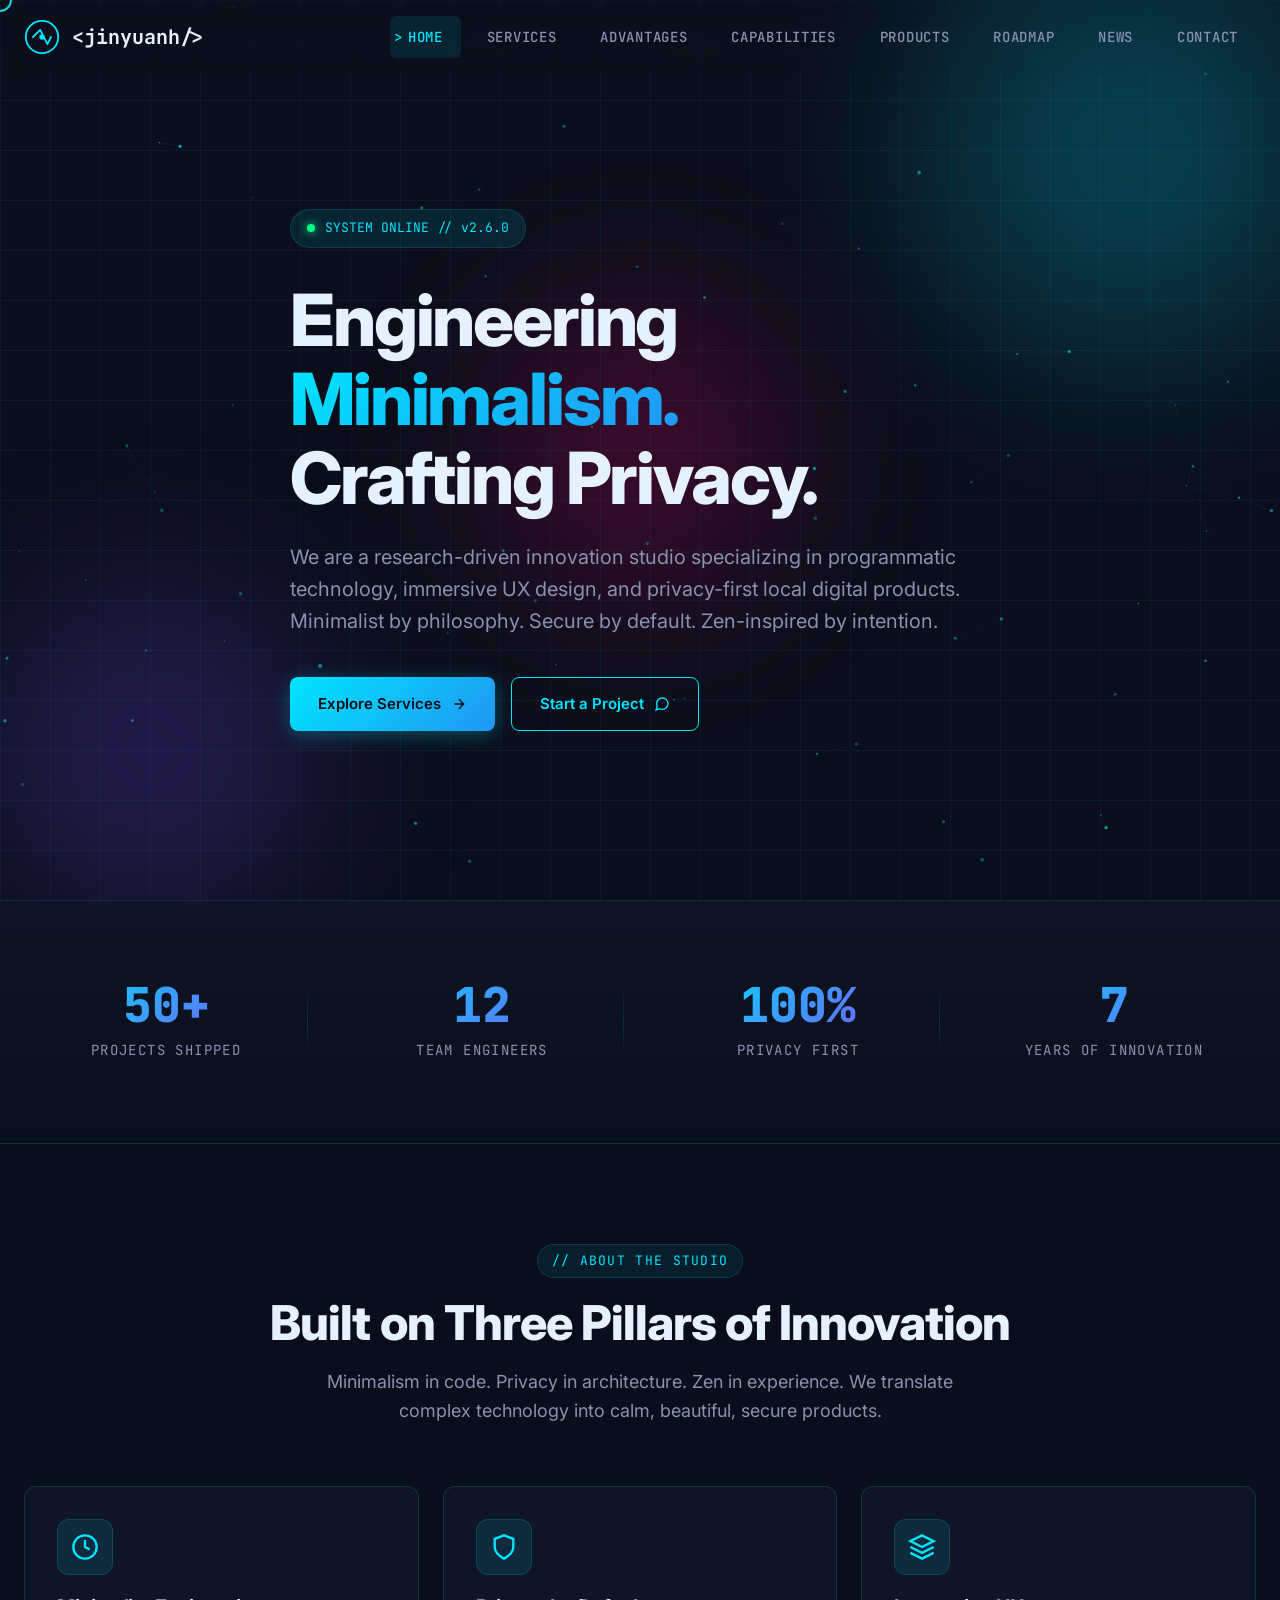
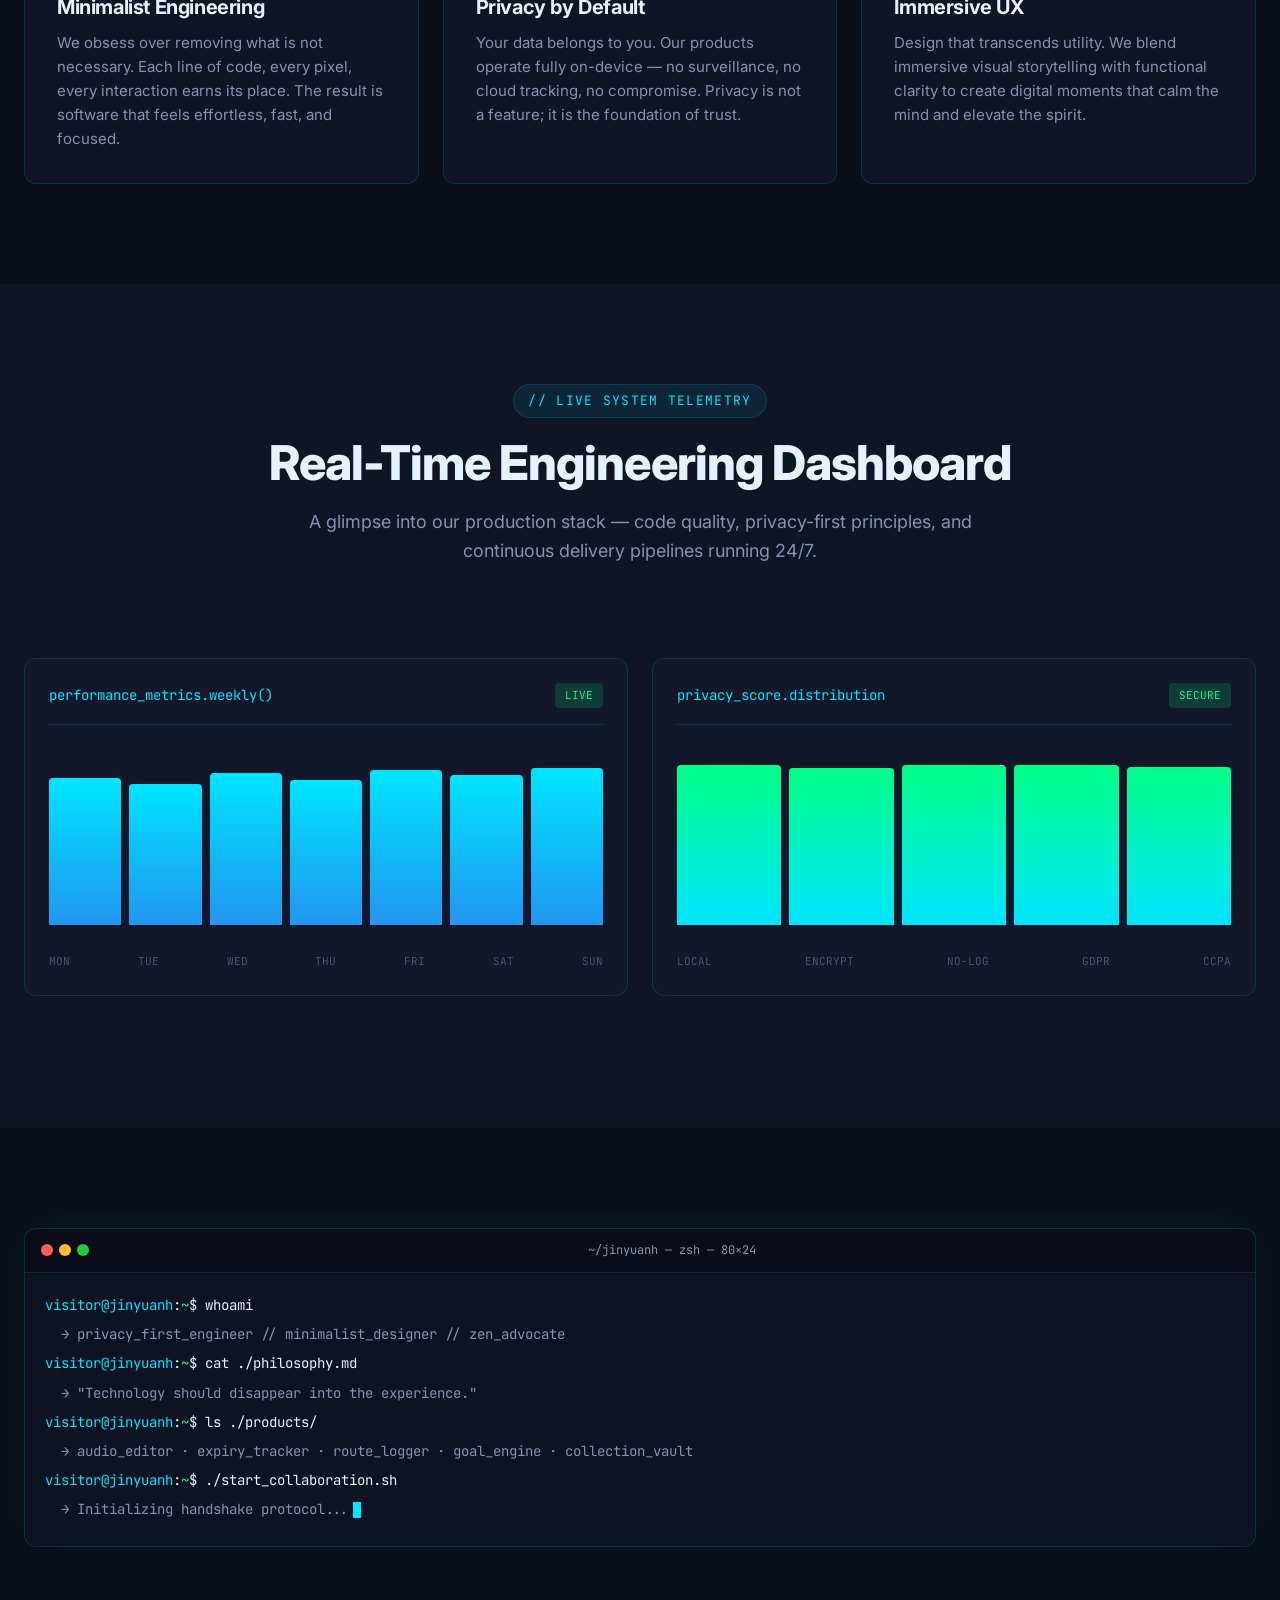
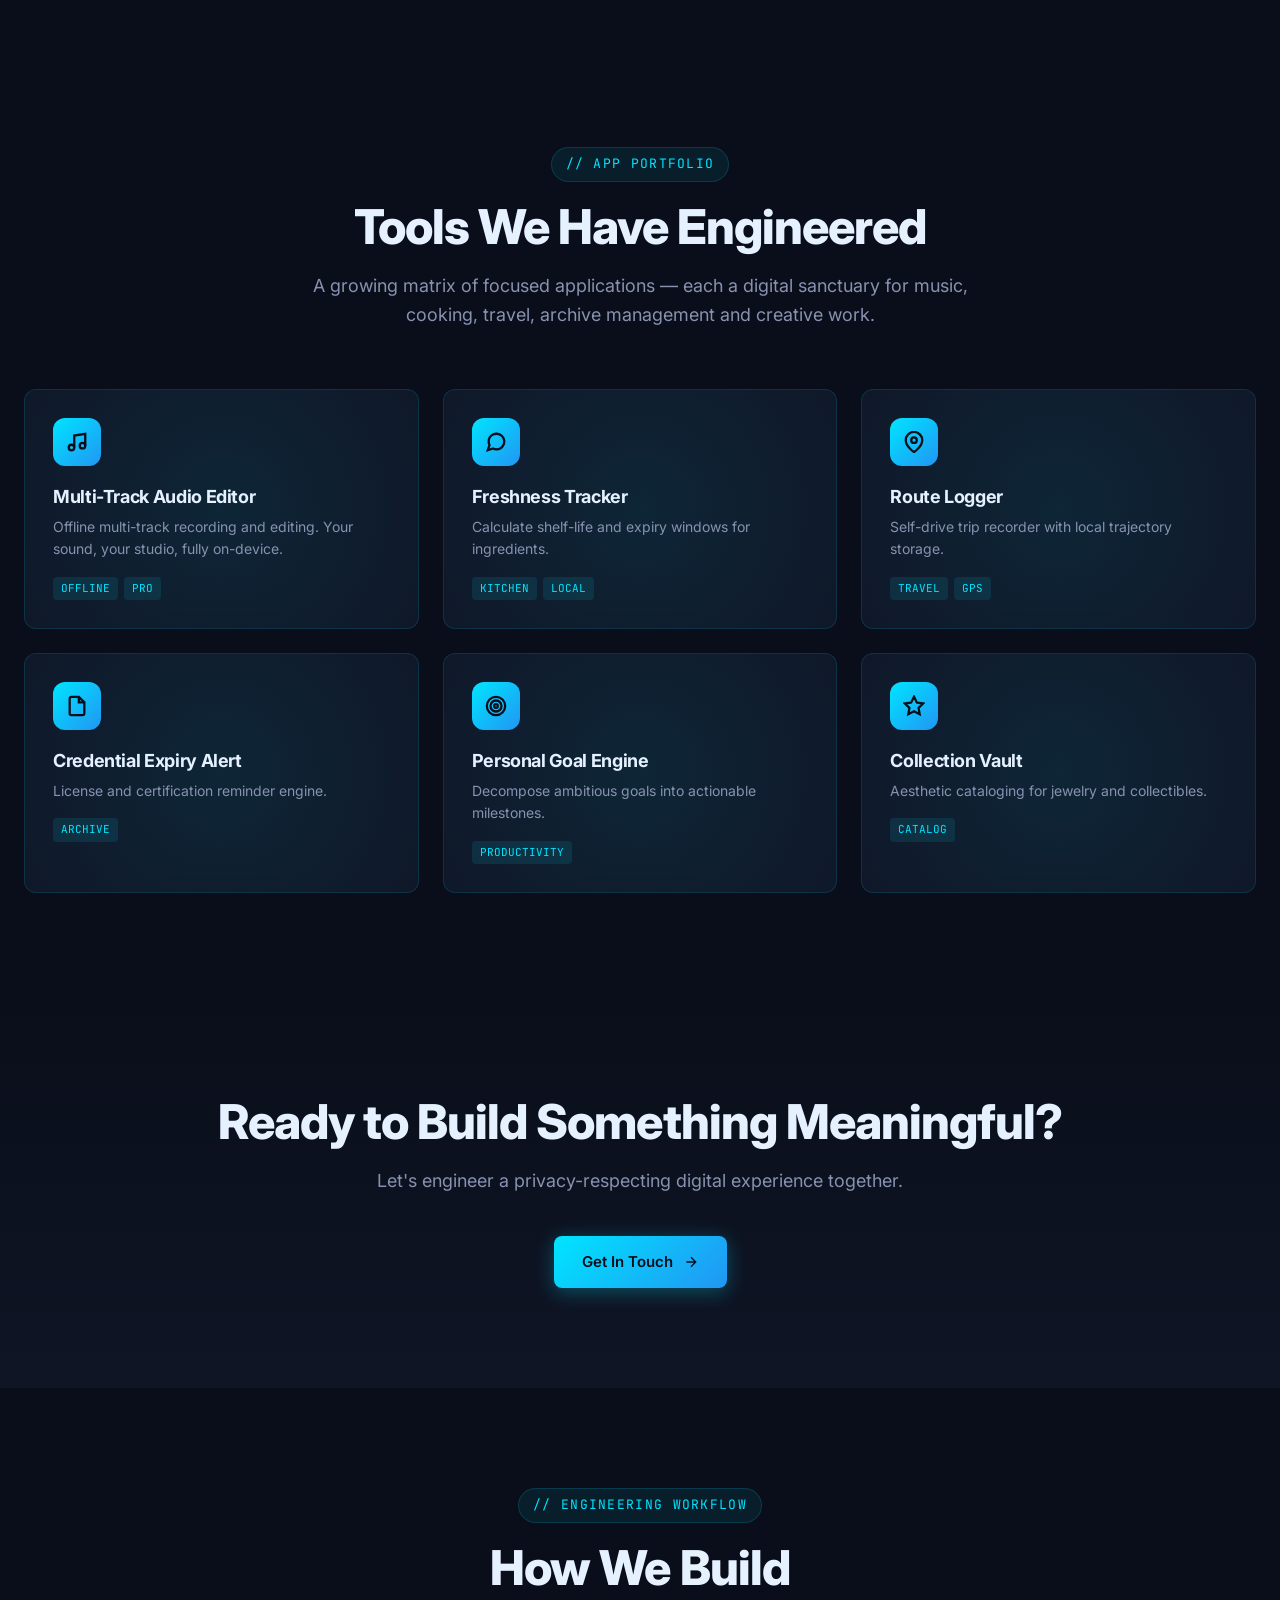
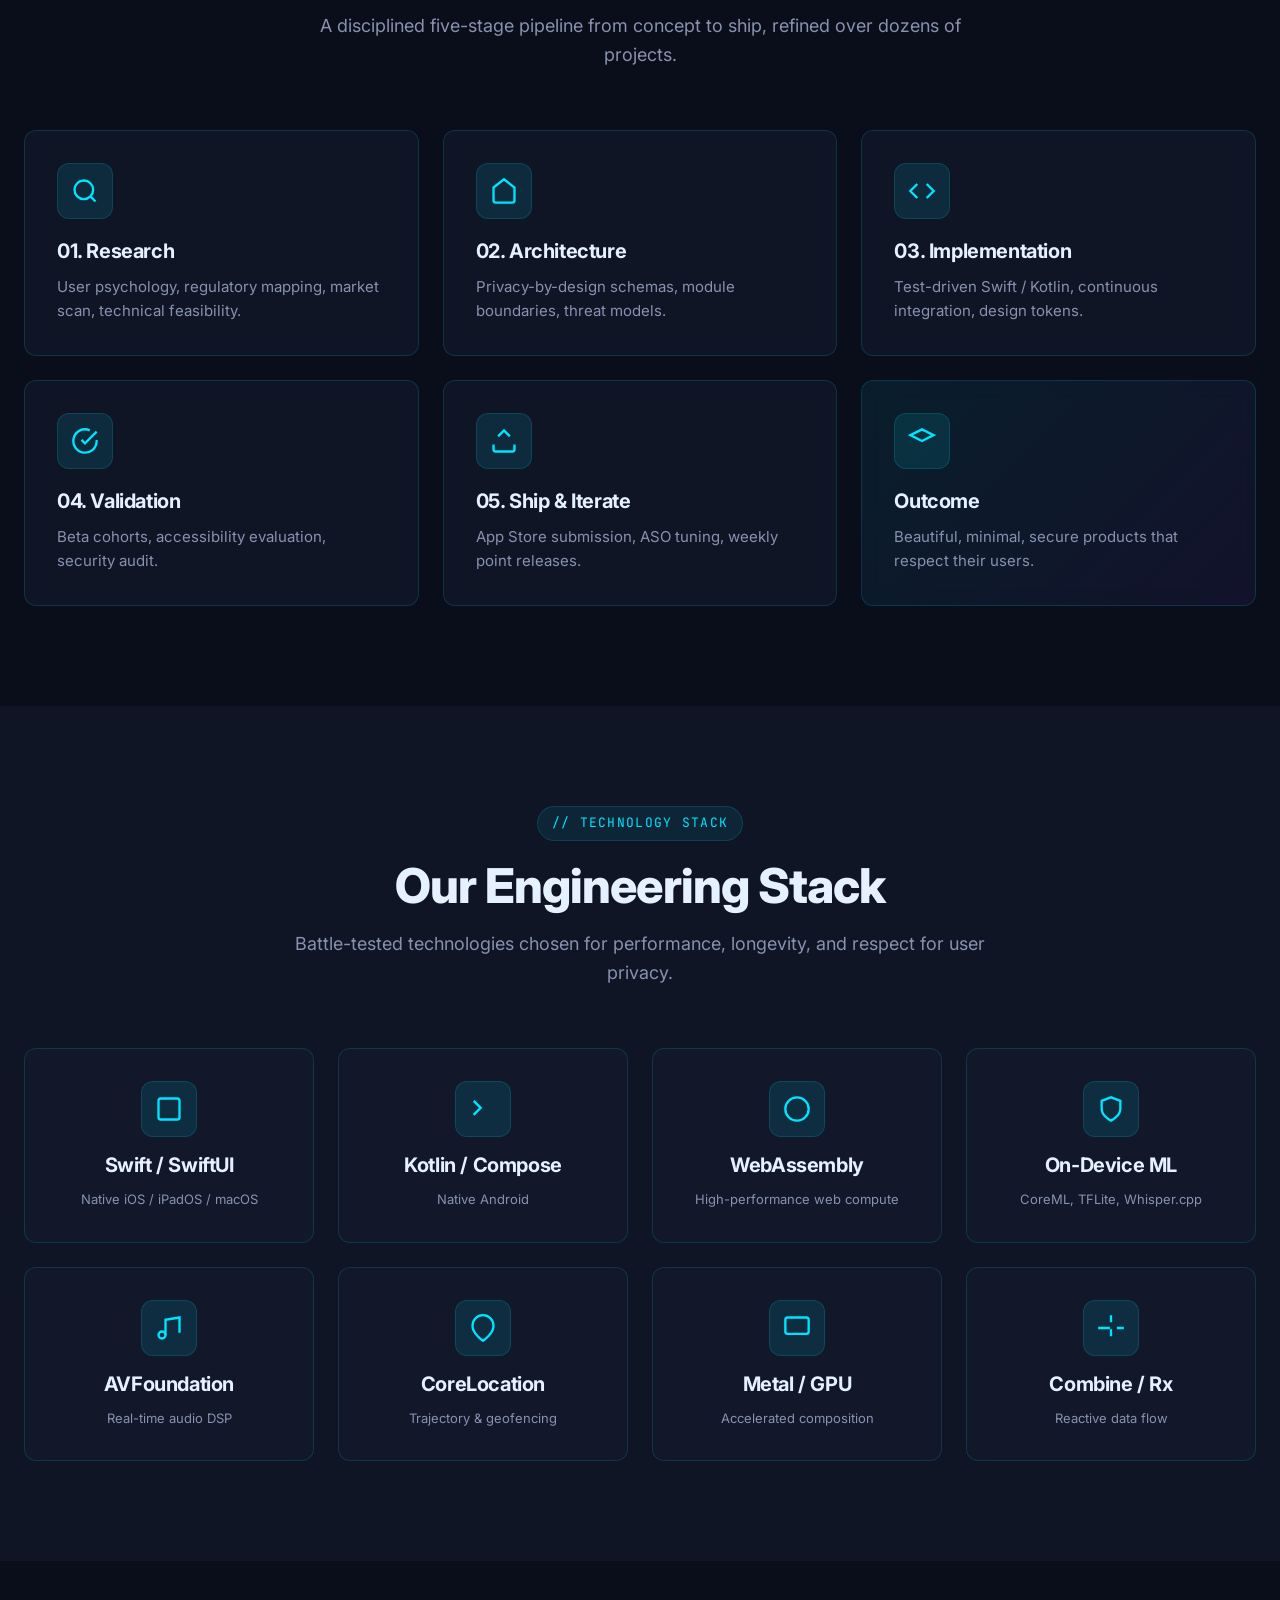
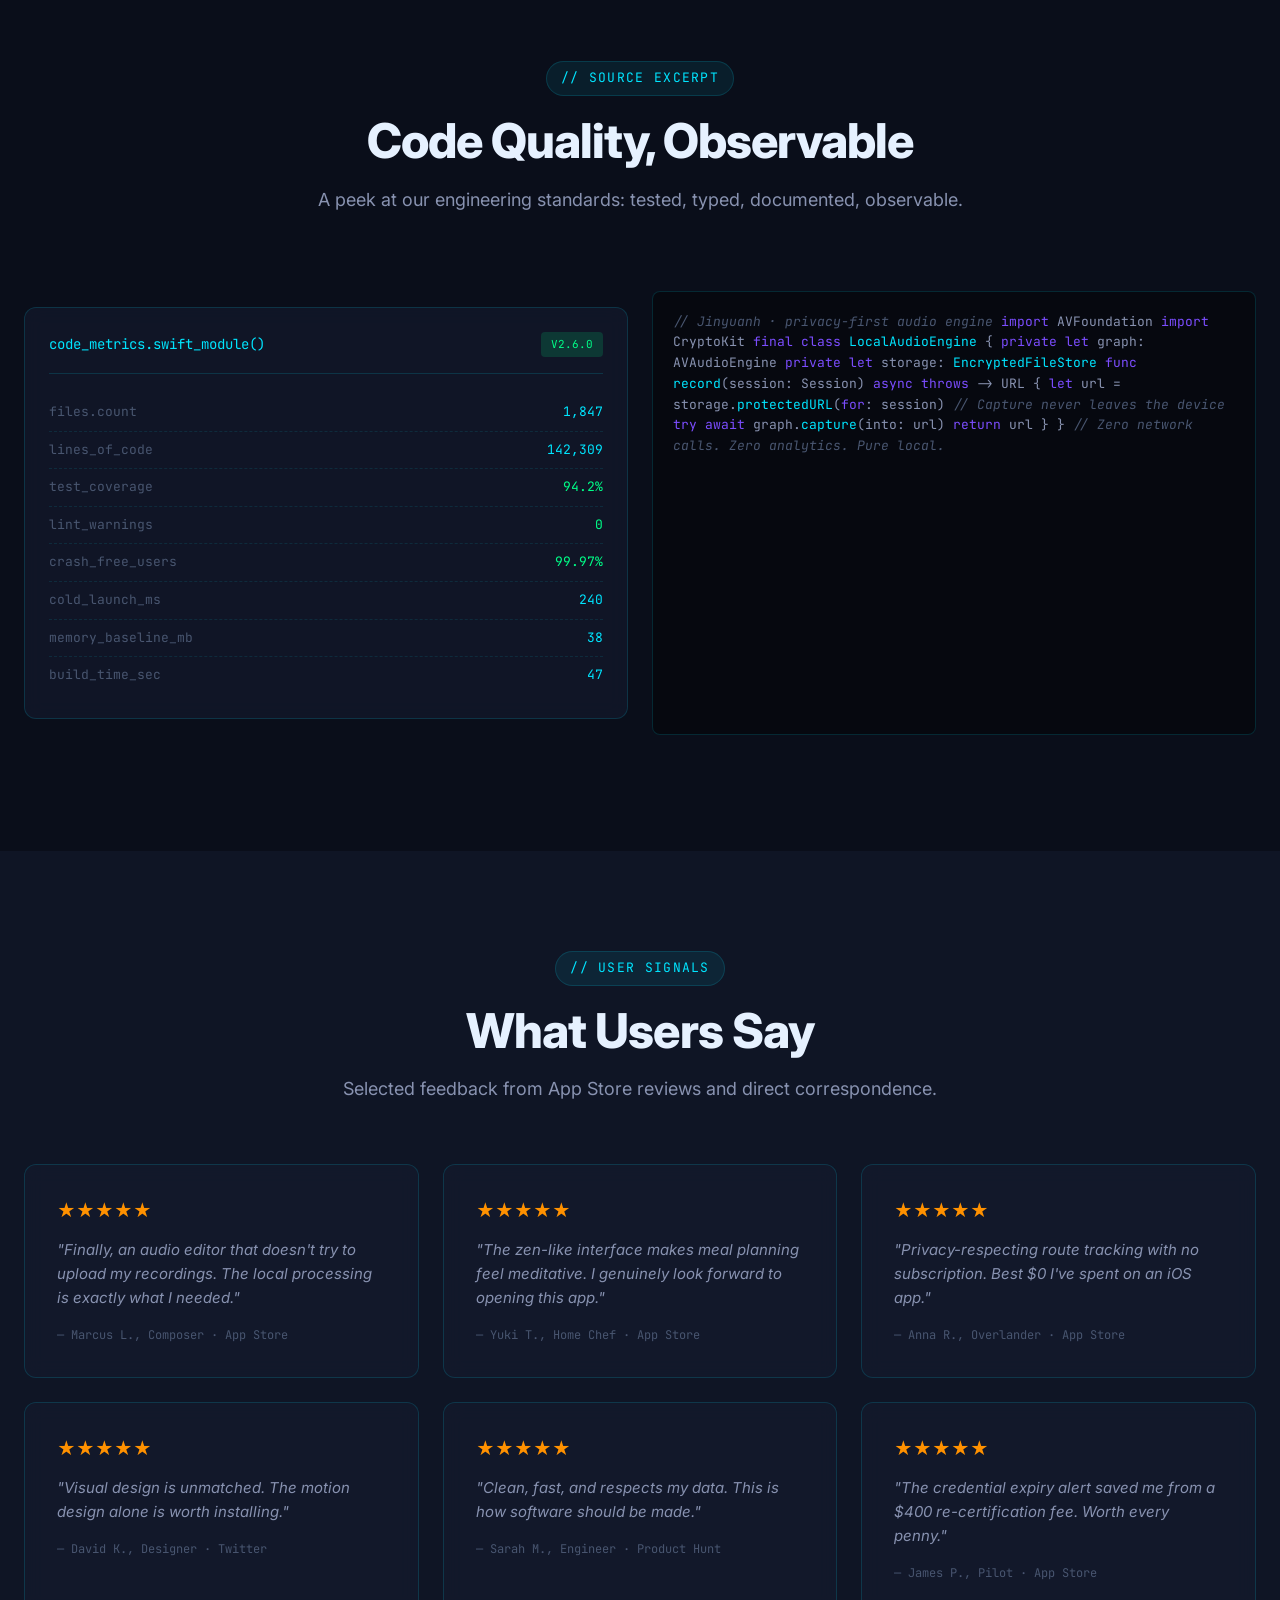
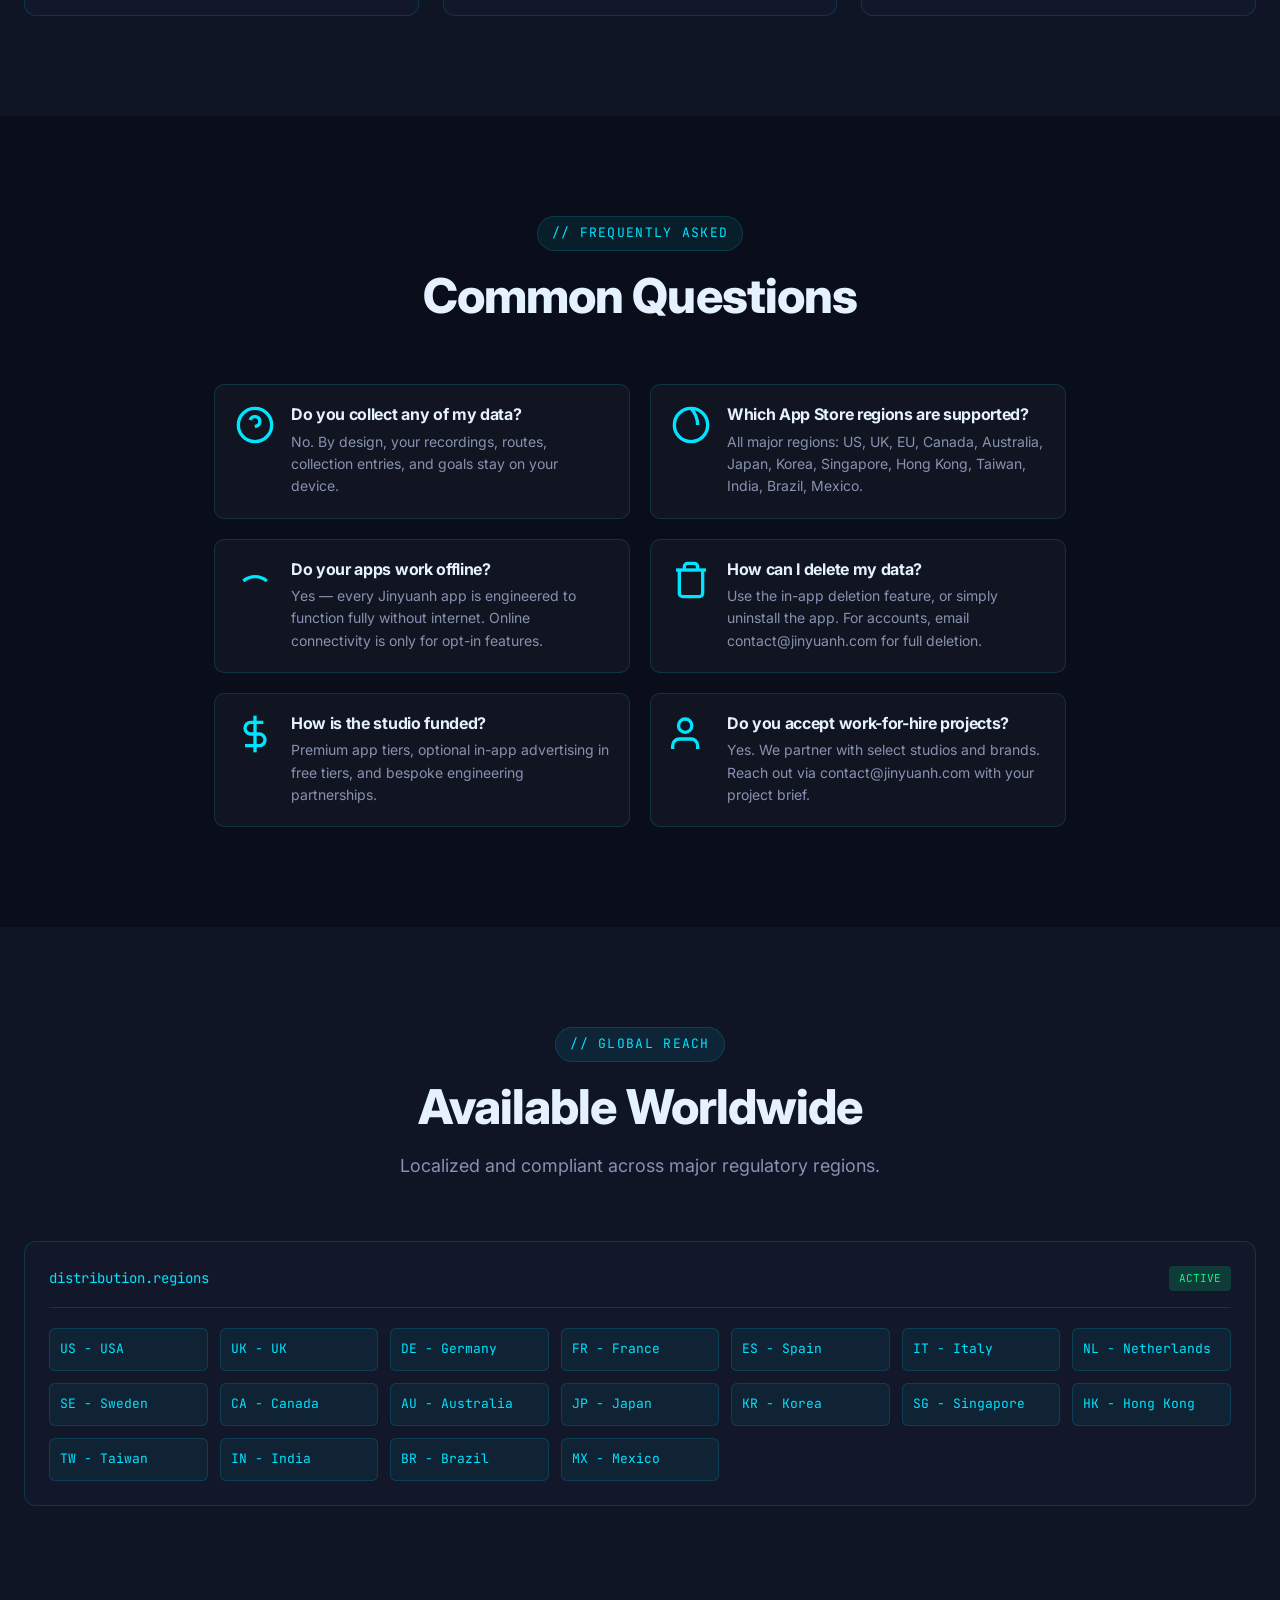
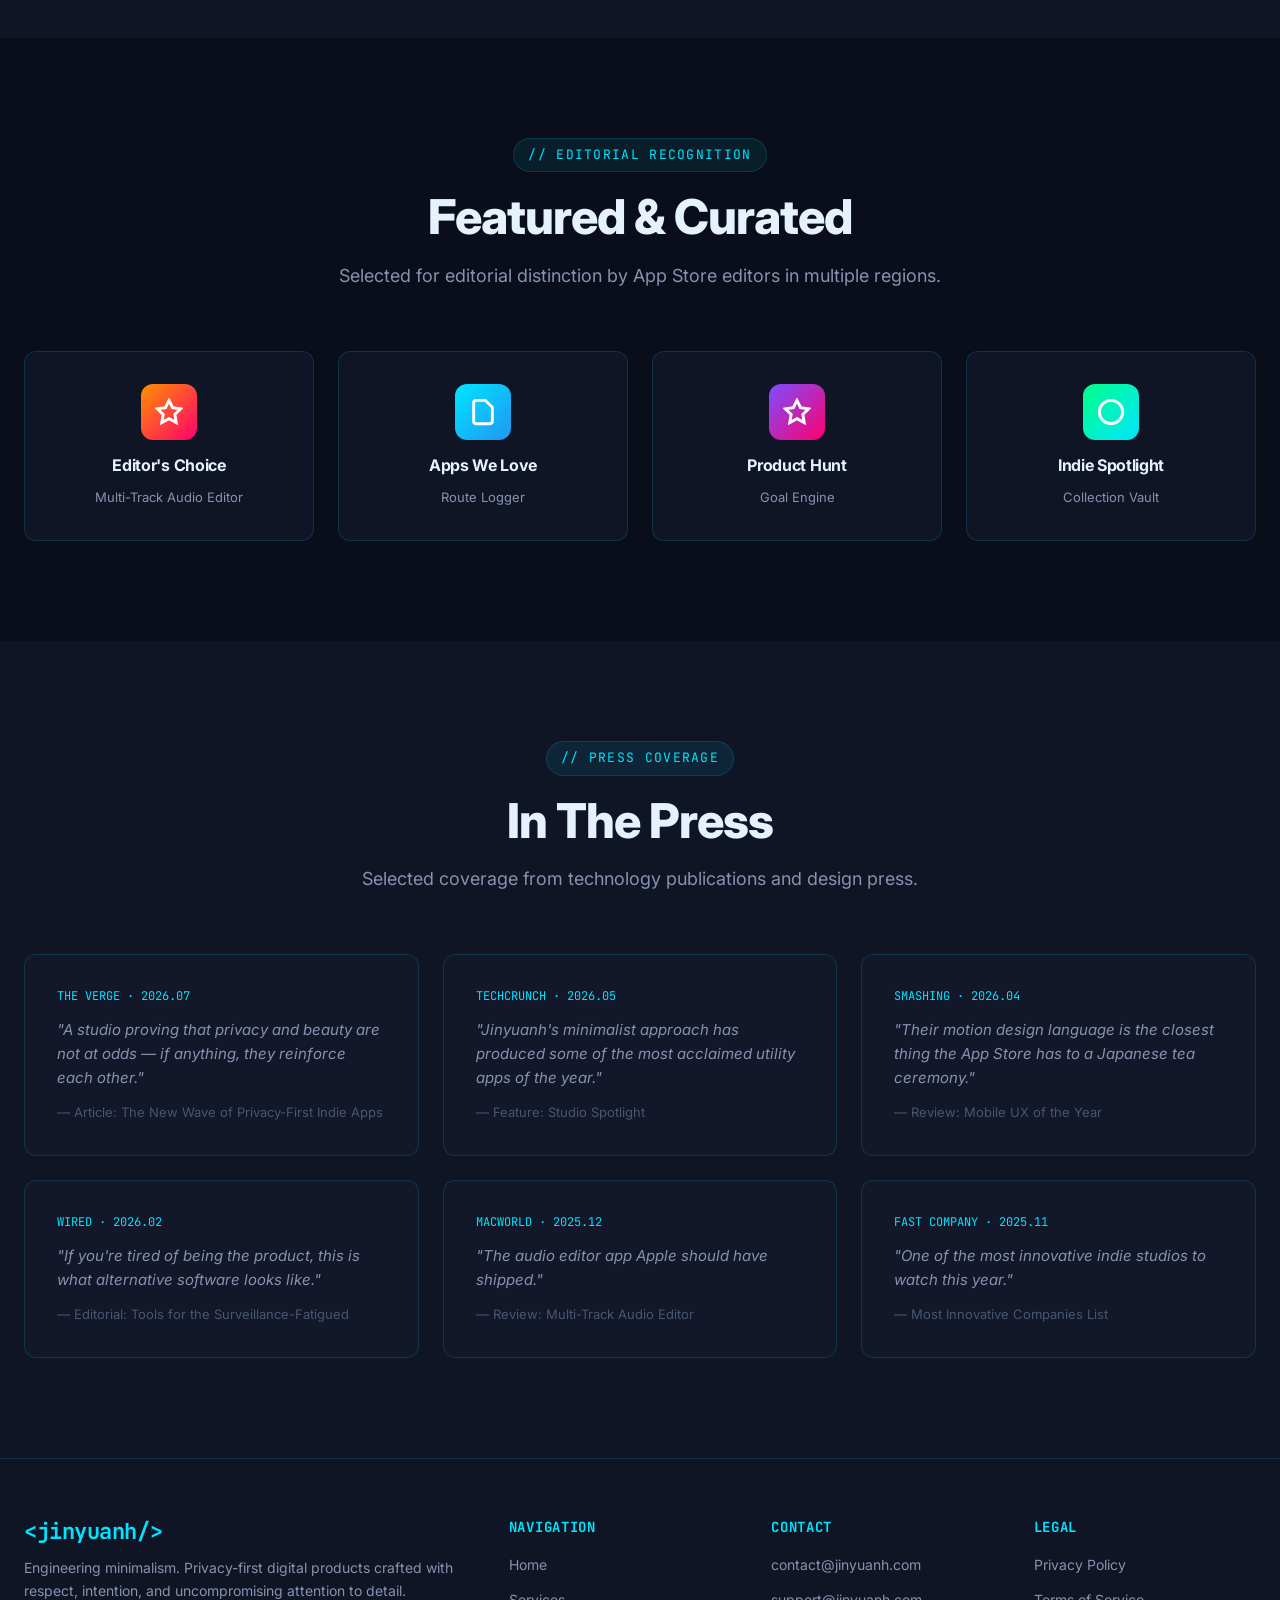
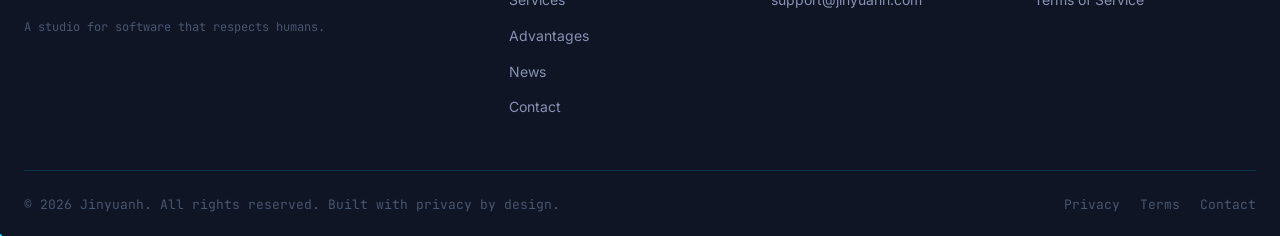
<file: index.html>
<!DOCTYPE html>
<html lang="en">
<head>
    <meta charset="UTF-8">
    <meta name="viewport" content="width=device-width, initial-scale=1.0">
    <meta name="theme-color" content="#0a0e1a">
    <title>Jinyuanh.com - Privacy-First Digital Products & Programmatic Innovation Studio</title>
    <meta name="description" content="Jinyuanh.com is an innovation studio specializing in programmatic technology, immersive UX, and privacy-first local-only mobile applications. We craft minimalist, secure, and zen-inspired digital experiences for global users.">
    <meta name="keywords" content="jinyuanh, privacy first apps, programmatic generation, minimalist design, local data storage, immersive UX, mobile applications, indie studio, zen design, technology innovation">
    <meta name="author" content="Jinyuanh Team">
    <meta name="robots" content="index, follow, max-snippet:-1, max-image-preview:large, max-video-preview:-1">
    <meta name="language" content="English">
    <meta name="geo.region" content="US-AZ">
    <meta name="geo.placename" content="Arizona">

    <meta property="og:type" content="website">
    <meta property="og:title" content="Jinyuanh.com - Privacy-First Digital Products Studio">
    <meta property="og:description" content="Engineering minimalism. We craft secure, programmatic, immersive digital experiences with local-first data philosophy.">
    <meta property="og:url" content="https://jinyuanh.com/">
    <meta property="og:site_name" content="Jinyuanh">
    <meta property="og:locale" content="en_US">
    <meta property="og:image" content="https://jinyuanh.com/images/og-image.svg">
    <meta property="og:image:width" content="1200">
    <meta property="og:image:height" content="630">

    <meta name="twitter:image" content="https://jinyuanh.com/images/og-image.svg">

    <link rel="icon" type="image/svg+xml" href="images/favicon.svg">
    <link rel="manifest" href="manifest.webmanifest">

    <meta name="twitter:card" content="summary_large_image">
    <meta name="twitter:title" content="Jinyuanh.com - Privacy-First Digital Products Studio">
    <meta name="twitter:description" content="Engineering minimalism. We craft secure, programmatic, immersive digital experiences with local-first data philosophy.">

    <link rel="canonical" href="https://jinyuanh.com/">
    <link rel="alternate" hreflang="en" href="https://jinyuanh.com/">
    <link rel="alternate" hreflang="x-default" href="https://jinyuanh.com/">

    <link rel="preconnect" href="https://fonts.googleapis.com">
    <link rel="preconnect" href="https://fonts.gstatic.com" crossorigin>
    <link href="https://fonts.googleapis.com/css2?family=Inter:wght@300;400;500;600;700;800&family=JetBrains+Mono:wght@400;500;700&display=swap" rel="stylesheet">

    <link rel="stylesheet" href="css/main.css">

    <script type="application/ld+json">
    {
        "@context": "https://schema.org",
        "@type": "Organization",
        "name": "Jinyuanh",
        "url": "https://jinyuanh.com/",
        "logo": "https://jinyuanh.com/images/logo.svg",
        "description": "Innovation studio crafting privacy-first, programmatic, and immersive digital experiences.",
        "address": {
            "@type": "PostalAddress",
            "streetAddress": "Sky Song Innovation Park, Arizona State University",
            "addressRegion": "AZ",
            "addressCountry": "US"
        },
        "email": "contact@jinyuanh.com"
    }
    </script>
</head>
<body>

<div class="loading-screen" id="loading-screen">
    <div class="loading-logo">&lt;jinyuanh/&gt;</div>
    <div class="loading-bar-container">
        <div class="loading-bar" id="loading-bar"></div>
    </div>
    <div class="loading-text" id="loading-text">INITIALIZING SYSTEM</div>
    <div class="loading-percent" id="loading-percent">0%</div>
</div>

<canvas id="particles-canvas"></canvas>

<nav class="navbar" role="navigation" aria-label="Main navigation">
    <div class="nav-container">
        <a href="index.html" class="nav-logo" aria-label="Jinyuanh Home">
            <svg viewBox="0 0 40 40" fill="none" xmlns="http://www.w3.org/2000/svg" aria-hidden="true">
                <circle cx="20" cy="20" r="18" stroke="#00e5ff" stroke-width="2"/>
                <path d="M10 20 L18 12 L26 28 L30 20" stroke="#00e5ff" stroke-width="2" fill="none" stroke-linecap="round" stroke-linejoin="round"/>
                <circle class="logo-dot" cx="20" cy="20" r="3" fill="#00e5ff"/>
            </svg>
            <span>&lt;jinyuanh/&gt;</span>
        </a>
        <ul class="nav-menu" role="menubar">
            <li role="none"><a href="index.html" role="menuitem">Home</a></li>
            <li role="none"><a href="services.html" role="menuitem">Services</a></li>
            <li role="none"><a href="advantages.html" role="menuitem">Advantages</a></li><li role="none"><a href="capabilities.html" role="menuitem">Capabilities</a></li><li role="none"><a href="products.html" role="menuitem">Products</a></li><li role="none"><a href="roadmap.html" role="menuitem">Roadmap</a></li>
            <li role="none"><a href="news.html" role="menuitem">News</a></li>
            <li role="none"><a href="contact.html" role="menuitem">Contact</a></li>
        </ul>
        <button class="nav-toggle" aria-label="Toggle navigation menu">
            <svg width="24" height="24" viewBox="0 0 24 24" fill="none" stroke="currentColor" stroke-width="2">
                <line x1="3" y1="12" x2="21" y2="12"></line>
                <line x1="3" y1="6" x2="21" y2="6"></line>
                <line x1="3" y1="18" x2="21" y2="18"></line>
            </svg>
        </button>
    </div>
</nav>

<header class="hero">
    <div class="hero-bg">
        <div class="hero-orb hero-orb-1"></div>
        <div class="hero-orb hero-orb-2"></div>
        <div class="hero-orb hero-orb-3"></div>
    </div>
    <div class="container">
        <div class="hero-content">
            <div class="hero-tag">
                <span class="status-dot"></span>
                <span>SYSTEM ONLINE // v2.6.0</span>
            </div>
            <h1>Engineering<br><span class="gradient-text">Minimalism.</span><br>Crafting Privacy.</h1>
            <p>We are a research-driven innovation studio specializing in programmatic technology, immersive UX design, and privacy-first local digital products. Minimalist by philosophy. Secure by default. Zen-inspired by intention.</p>
            <div class="hero-actions">
                <a href="services.html" class="btn btn-primary">
                    <span>Explore Services</span>
                    <svg viewBox="0 0 24 24" fill="none" stroke="currentColor" stroke-width="2" aria-hidden="true"><path d="M5 12h14M12 5l7 7-7 7"/></svg>
                </a>
                <a href="contact.html" class="btn btn-secondary">
                    <span>Start a Project</span>
                    <svg viewBox="0 0 24 24" fill="none" stroke="currentColor" stroke-width="2" aria-hidden="true"><path d="M21 11.5a8.38 8.38 0 0 1-.9 3.8 8.5 8.5 0 0 1-7.6 4.7 8.38 8.38 0 0 1-3.8-.9L3 21l1.9-5.7a8.38 8.38 0 0 1-.9-3.8 8.5 8.5 0 0 1 4.7-7.6 8.38 8.38 0 0 1 3.8-.9h.5a8.48 8.48 0 0 1 8 8v.5z"/></svg>
                </a>
            </div>
        </div>
    </div>
</header>

<section class="stats-section" aria-label="Key statistics">
    <div class="container">
        <div class="stats-grid">
            <div class="stat-item reveal">
                <span class="stat-number" data-target="50" data-suffix="+">0</span>
                <span class="stat-label">Projects Shipped</span>
            </div>
            <div class="stat-item reveal">
                <span class="stat-number" data-target="12" data-suffix="">0</span>
                <span class="stat-label">Team Engineers</span>
            </div>
            <div class="stat-item reveal">
                <span class="stat-number" data-target="100" data-suffix="%">0</span>
                <span class="stat-label">Privacy First</span>
            </div>
            <div class="stat-item reveal">
                <span class="stat-number" data-target="7" data-suffix="">0</span>
                <span class="stat-label">Years of Innovation</span>
            </div>
        </div>
    </div>
</section>

<section class="section" aria-label="About Jinyuanh">
    <div class="container">
        <div class="section-header reveal">
            <span class="section-label">// About the Studio</span>
            <h2 class="section-title">Built on Three Pillars of Innovation</h2>
            <p class="section-subtitle">Minimalism in code. Privacy in architecture. Zen in experience. We translate complex technology into calm, beautiful, secure products.</p>
        </div>
        <div class="grid grid-3">
            <div class="card reveal">
                <div class="card-icon">
                    <svg viewBox="0 0 24 24" fill="none" stroke="currentColor" stroke-width="2"><circle cx="12" cy="12" r="10"/><path d="M12 6v6l4 2"/></svg>
                </div>
                <h3>Minimalist Engineering</h3>
                <p>We obsess over removing what is not necessary. Each line of code, every pixel, every interaction earns its place. The result is software that feels effortless, fast, and focused.</p>
            </div>
            <div class="card reveal">
                <div class="card-icon">
                    <svg viewBox="0 0 24 24" fill="none" stroke="currentColor" stroke-width="2"><path d="M12 22s8-4 8-10V5l-8-3-8 3v7c0 6 8 10 8 10z"/></svg>
                </div>
                <h3>Privacy by Default</h3>
                <p>Your data belongs to you. Our products operate fully on-device — no surveillance, no cloud tracking, no compromise. Privacy is not a feature; it is the foundation of trust.</p>
            </div>
            <div class="card reveal">
                <div class="card-icon">
                    <svg viewBox="0 0 24 24" fill="none" stroke="currentColor" stroke-width="2"><path d="M12 2L2 7l10 5 10-5-10-5z"/><path d="M2 17l10 5 10-5M2 12l10 5 10-5"/></svg>
                </div>
                <h3>Immersive UX</h3>
                <p>Design that transcends utility. We blend immersive visual storytelling with functional clarity to create digital moments that calm the mind and elevate the spirit.</p>
            </div>
        </div>
    </div>
</section>

<section class="section" style="background: var(--bg-secondary);" aria-label="Live system data">
    <div class="container">
        <div class="section-header reveal">
            <span class="section-label">// Live System Telemetry</span>
            <h2 class="section-title">Real-Time Engineering Dashboard</h2>
            <p class="section-subtitle">A glimpse into our production stack — code quality, privacy-first principles, and continuous delivery pipelines running 24/7.</p>
        </div>
        <div class="grid grid-2">
            <div class="data-viz reveal">
                <div class="data-viz-header">
                    <span class="data-viz-title">performance_metrics.weekly()</span>
                    <span class="data-viz-badge">LIVE</span>
                </div>
                <div class="bar-chart" aria-label="Performance chart">
                    <div class="bar" data-value="92" data-height="92"></div>
                    <div class="bar" data-value="88" data-height="88"></div>
                    <div class="bar" data-value="95" data-height="95"></div>
                    <div class="bar" data-value="91" data-height="91"></div>
                    <div class="bar" data-value="97" data-height="97"></div>
                    <div class="bar" data-value="94" data-height="94"></div>
                    <div class="bar" data-value="98" data-height="98"></div>
                </div>
                <div style="display: flex; justify-content: space-between; font-family: var(--font-mono); font-size: 11px; color: var(--text-muted); margin-top: 8px;">
                    <span>MON</span><span>TUE</span><span>WED</span><span>THU</span><span>FRI</span><span>SAT</span><span>SUN</span>
                </div>
            </div>
            <div class="data-viz reveal">
                <div class="data-viz-header">
                    <span class="data-viz-title">privacy_score.distribution</span>
                    <span class="data-viz-badge">SECURE</span>
                </div>
                <div class="bar-chart" aria-label="Privacy score chart">
                    <div class="bar" data-value="100" data-height="100" style="background: linear-gradient(180deg, #00ff88, #00e5ff);"></div>
                    <div class="bar" data-value="98" data-height="98" style="background: linear-gradient(180deg, #00ff88, #00e5ff);"></div>
                    <div class="bar" data-value="100" data-height="100" style="background: linear-gradient(180deg, #00ff88, #00e5ff);"></div>
                    <div class="bar" data-value="100" data-height="100" style="background: linear-gradient(180deg, #00ff88, #00e5ff);"></div>
                    <div class="bar" data-value="99" data-height="99" style="background: linear-gradient(180deg, #00ff88, #00e5ff);"></div>
                </div>
                <div style="display: flex; justify-content: space-between; font-family: var(--font-mono); font-size: 11px; color: var(--text-muted); margin-top: 8px;">
                    <span>LOCAL</span><span>ENCRYPT</span><span>NO-LOG</span><span>GDPR</span><span>CCPA</span>
                </div>
            </div>
        </div>
    </div>
</section>

<section class="section" id="terminal-section" aria-label="Terminal interface">
    <div class="container">
        <div class="terminal reveal" id="terminal">
            <div class="terminal-header">
                <div class="terminal-dots">
                    <span class="terminal-dot red"></span>
                    <span class="terminal-dot yellow"></span>
                    <span class="terminal-dot green"></span>
                </div>
                <div class="terminal-title">~/jinyuanh — zsh — 80×24</div>
            </div>
            <div class="terminal-body">
                <div class="terminal-line"><span class="terminal-prompt">visitor@jinyuanh</span>:<span class="terminal-command">~</span>$ whoami</div>
                <div class="terminal-line terminal-output">→ privacy_first_engineer // minimalist_designer // zen_advocate</div>
                <div class="terminal-line"><span class="terminal-prompt">visitor@jinyuanh</span>:<span class="terminal-command">~</span>$ cat ./philosophy.md</div>
                <div class="terminal-line terminal-output">→ "Technology should disappear into the experience."</div>
                <div class="terminal-line"><span class="terminal-prompt">visitor@jinyuanh</span>:<span class="terminal-command">~</span>$ ls ./products/</div>
                <div class="terminal-line terminal-output">→ audio_editor · expiry_tracker · route_logger · goal_engine · collection_vault</div>
                <div class="terminal-line"><span class="terminal-prompt">visitor@jinyuanh</span>:<span class="terminal-command">~</span>$ ./start_collaboration.sh</div>
                <div class="terminal-line terminal-output">→ Initializing handshake protocol...<span class="terminal-cursor"></span></div>
            </div>
        </div>
    </div>
</section>

<section class="section" aria-label="Application portfolio">
    <div class="container">
        <div class="section-header reveal">
            <span class="section-label">// App Portfolio</span>
            <h2 class="section-title">Tools We Have Engineered</h2>
            <p class="section-subtitle">A growing matrix of focused applications — each a digital sanctuary for music, cooking, travel, archive management and creative work.</p>
        </div>
        <div class="grid grid-3">
            <div class="service-tile reveal">
                <div class="service-tile-icon">
                    <svg width="22" height="22" viewBox="0 0 24 24" fill="none" stroke="currentColor" stroke-width="2.5"><path d="M9 18V5l12-2v13"/><circle cx="6" cy="18" r="3"/><circle cx="18" cy="16" r="3"/></svg>
                </div>
                <h3>Multi-Track Audio Editor</h3>
                <p>Offline multi-track recording and editing. Your sound, your studio, fully on-device.</p>
                <div class="service-tile-tags">
                    <span class="service-tile-tag">Offline</span>
                    <span class="service-tile-tag">Pro</span>
                </div>
            </div>
            <div class="service-tile reveal">
                <div class="service-tile-icon">
                    <svg width="22" height="22" viewBox="0 0 24 24" fill="none" stroke="currentColor" stroke-width="2.5"><path d="M21 11.5a8.38 8.38 0 0 1-.9 3.8 8.5 8.5 0 0 1-7.6 4.7 8.38 8.38 0 0 1-3.8-.9L3 21l1.9-5.7a8.38 8.38 0 0 1-.9-3.8 8.5 8.5 0 0 1 4.7-7.6 8.38 8.38 0 0 1 3.8-.9h.5a8.48 8.48 0 0 1 8 8v.5z"/></svg>
                </div>
                <h3>Freshness Tracker</h3>
                <p>Calculate shelf-life and expiry windows for ingredients.</p>
                <div class="service-tile-tags">
                    <span class="service-tile-tag">Kitchen</span>
                    <span class="service-tile-tag">Local</span>
                </div>
            </div>
            <div class="service-tile reveal">
                <div class="service-tile-icon">
                    <svg width="22" height="22" viewBox="0 0 24 24" fill="none" stroke="currentColor" stroke-width="2.5"><path d="M21 10c0 7-9 13-9 13s-9-6-9-13a9 9 0 0 1 18 0z"/><circle cx="12" cy="10" r="3"/></svg>
                </div>
                <h3>Route Logger</h3>
                <p>Self-drive trip recorder with local trajectory storage.</p>
                <div class="service-tile-tags">
                    <span class="service-tile-tag">Travel</span>
                    <span class="service-tile-tag">GPS</span>
                </div>
            </div>
            <div class="service-tile reveal">
                <div class="service-tile-icon">
                    <svg width="22" height="22" viewBox="0 0 24 24" fill="none" stroke="currentColor" stroke-width="2.5"><path d="M14 2H6a2 2 0 0 0-2 2v16a2 2 0 0 0 2 2h12a2 2 0 0 0 2-2V8z"/><polyline points="14 2 14 8 20 8"/></svg>
                </div>
                <h3>Credential Expiry Alert</h3>
                <p>License and certification reminder engine.</p>
                <div class="service-tile-tags">
                    <span class="service-tile-tag">Archive</span>
                </div>
            </div>
            <div class="service-tile reveal">
                <div class="service-tile-icon">
                    <svg width="22" height="22" viewBox="0 0 24 24" fill="none" stroke="currentColor" stroke-width="2.5"><circle cx="12" cy="12" r="10"/><circle cx="12" cy="12" r="6"/><circle cx="12" cy="12" r="2"/></svg>
                </div>
                <h3>Personal Goal Engine</h3>
                <p>Decompose ambitious goals into actionable milestones.</p>
                <div class="service-tile-tags">
                    <span class="service-tile-tag">Productivity</span>
                </div>
            </div>
            <div class="service-tile reveal">
                <div class="service-tile-icon">
                    <svg width="22" height="22" viewBox="0 0 24 24" fill="none" stroke="currentColor" stroke-width="2.5"><polygon points="12 2 15.09 8.26 22 9.27 17 14.14 18.18 21.02 12 17.77 5.82 21.02 7 14.14 2 9.27 8.91 8.26 12 2"/></svg>
                </div>
                <h3>Collection Vault</h3>
                <p>Aesthetic cataloging for jewelry and collectibles.</p>
                <div class="service-tile-tags">
                    <span class="service-tile-tag">Catalog</span>
                </div>
            </div>
        </div>
    </div>
</section>

<section class="section" style="background: linear-gradient(180deg, var(--bg-primary), var(--bg-secondary));" aria-label="Call to action">
    <div class="container text-center">
        <div class="reveal">
            <h2 class="section-title">Ready to Build Something Meaningful?</h2>
            <p class="section-subtitle" style="margin-bottom: 40px;">Let's engineer a privacy-respecting digital experience together.</p>
            <a href="contact.html" class="btn btn-primary">
                <span>Get In Touch</span>
                <svg viewBox="0 0 24 24" fill="none" stroke="currentColor" stroke-width="2"><path d="M5 12h14M12 5l7 7-7 7"/></svg>
            </a>
        </div>
    </div>
</section>

<section class="section" aria-label="Engineering process workflow">
    <div class="container">
        <div class="section-header reveal">
            <span class="section-label">// Engineering Workflow</span>
            <h2 class="section-title">How We Build</h2>
            <p class="section-subtitle">A disciplined five-stage pipeline from concept to ship, refined over dozens of projects.</p>
        </div>
        <div class="grid grid-3">
            <div class="card reveal">
                <div class="card-icon"><svg viewBox="0 0 24 24" fill="none" stroke="currentColor" stroke-width="2"><circle cx="11" cy="11" r="8"/><line x1="21" y1="21" x2="16.65" y2="16.65"/></svg></div>
                <h3>01. Research</h3>
                <p>User psychology, regulatory mapping, market scan, technical feasibility.</p>
            </div>
            <div class="card reveal">
                <div class="card-icon"><svg viewBox="0 0 24 24" fill="none" stroke="currentColor" stroke-width="2"><path d="M3 9l9-7 9 7v11a2 2 0 0 1-2 2H5a2 2 0 0 1-2-2z"/></svg></div>
                <h3>02. Architecture</h3>
                <p>Privacy-by-design schemas, module boundaries, threat models.</p>
            </div>
            <div class="card reveal">
                <div class="card-icon"><svg viewBox="0 0 24 24" fill="none" stroke="currentColor" stroke-width="2"><polyline points="16 18 22 12 16 6"/><polyline points="8 6 2 12 8 18"/></svg></div>
                <h3>03. Implementation</h3>
                <p>Test-driven Swift / Kotlin, continuous integration, design tokens.</p>
            </div>
            <div class="card reveal">
                <div class="card-icon"><svg viewBox="0 0 24 24" fill="none" stroke="currentColor" stroke-width="2"><path d="M22 11.08V12a10 10 0 1 1-5.93-9.14"/><polyline points="22 4 12 14.01 9 11.01"/></svg></div>
                <h3>04. Validation</h3>
                <p>Beta cohorts, accessibility evaluation, security audit.</p>
            </div>
            <div class="card reveal">
                <div class="card-icon"><svg viewBox="0 0 24 24" fill="none" stroke="currentColor" stroke-width="2"><path d="M21 15v4a2 2 0 0 1-2 2H5a2 2 0 0 1-2-2v-4"/><polyline points="17 8 12 3 7 8"/></svg></div>
                <h3>05. Ship & Iterate</h3>
                <p>App Store submission, ASO tuning, weekly point releases.</p>
            </div>
            <div class="card reveal" style="background: linear-gradient(135deg, rgba(0,229,255,0.08), rgba(124,77,255,0.08));">
                <div class="card-icon"><svg viewBox="0 0 24 24" fill="none" stroke="currentColor" stroke-width="2"><path d="M12 2L2 7l10 5 10-5-10-5z"/></svg></div>
                <h3>Outcome</h3>
                <p>Beautiful, minimal, secure products that respect their users.</p>
            </div>
        </div>
    </div>
</section>

<section class="section" style="background: var(--bg-secondary);" aria-label="Technology stack">
    <div class="container">
        <div class="section-header reveal">
            <span class="section-label">// Technology Stack</span>
            <h2 class="section-title">Our Engineering Stack</h2>
            <p class="section-subtitle">Battle-tested technologies chosen for performance, longevity, and respect for user privacy.</p>
        </div>
        <div class="grid grid-4">
            <div class="card reveal" style="text-align: center;">
                <div class="card-icon" style="margin: 0 auto 16px;"><svg viewBox="0 0 24 24" fill="none" stroke="currentColor" stroke-width="2"><rect x="3" y="3" width="18" height="18" rx="2"/></svg></div>
                <h3>Swift / SwiftUI</h3>
                <p style="font-size: 13px;">Native iOS / iPadOS / macOS</p>
            </div>
            <div class="card reveal" style="text-align: center;">
                <div class="card-icon" style="margin: 0 auto 16px;"><svg viewBox="0 0 24 24" fill="none" stroke="currentColor" stroke-width="2"><polyline points="4 17 10 11 4 5"/></svg></div>
                <h3>Kotlin / Compose</h3>
                <p style="font-size: 13px;">Native Android</p>
            </div>
            <div class="card reveal" style="text-align: center;">
                <div class="card-icon" style="margin: 0 auto 16px;"><svg viewBox="0 0 24 24" fill="none" stroke="currentColor" stroke-width="2"><circle cx="12" cy="12" r="10"/></svg></div>
                <h3>WebAssembly</h3>
                <p style="font-size: 13px;">High-performance web compute</p>
            </div>
            <div class="card reveal" style="text-align: center;">
                <div class="card-icon" style="margin: 0 auto 16px;"><svg viewBox="0 0 24 24" fill="none" stroke="currentColor" stroke-width="2"><path d="M12 22s8-4 8-10V5l-8-3-8 3v7c0 6 8 10 8 10z"/></svg></div>
                <h3>On-Device ML</h3>
                <p style="font-size: 13px;">CoreML, TFLite, Whisper.cpp</p>
            </div>
            <div class="card reveal" style="text-align: center;">
                <div class="card-icon" style="margin: 0 auto 16px;"><svg viewBox="0 0 24 24" fill="none" stroke="currentColor" stroke-width="2"><path d="M9 18V5l12-2v13"/><circle cx="6" cy="18" r="3"/></svg></div>
                <h3>AVFoundation</h3>
                <p style="font-size: 13px;">Real-time audio DSP</p>
            </div>
            <div class="card reveal" style="text-align: center;">
                <div class="card-icon" style="margin: 0 auto 16px;"><svg viewBox="0 0 24 24" fill="none" stroke="currentColor" stroke-width="2"><path d="M21 10c0 7-9 13-9 13s-9-6-9-13a9 9 0 0 1 18 0z"/></svg></div>
                <h3>CoreLocation</h3>
                <p style="font-size: 13px;">Trajectory & geofencing</p>
            </div>
            <div class="card reveal" style="text-align: center;">
                <div class="card-icon" style="margin: 0 auto 16px;"><svg viewBox="0 0 24 24" fill="none" stroke="currentColor" stroke-width="2"><rect x="2" y="3" width="20" height="14" rx="2"/></svg></div>
                <h3>Metal / GPU</h3>
                <p style="font-size: 13px;">Accelerated composition</p>
            </div>
            <div class="card reveal" style="text-align: center;">
                <div class="card-icon" style="margin: 0 auto 16px;"><svg viewBox="0 0 24 24" fill="none" stroke="currentColor" stroke-width="2"><path d="M12 1v6m0 6v6m11-7h-6m-6 0H1"/></svg></div>
                <h3>Combine / Rx</h3>
                <p style="font-size: 13px;">Reactive data flow</p>
            </div>
        </div>
    </div>
</section>

<section class="section" aria-label="Code showcase">
    <div class="container">
        <div class="section-header reveal">
            <span class="section-label">// Source Excerpt</span>
            <h2 class="section-title">Code Quality, Observable</h2>
            <p class="section-subtitle">A peek at our engineering standards: tested, typed, documented, observable.</p>
        </div>
        <div class="grid grid-2">
            <div class="data-viz reveal">
                <div class="data-viz-header">
                    <span class="data-viz-title">code_metrics.swift_module()</span>
                    <span class="data-viz-badge">v2.6.0</span>
                </div>
                <div style="font-family: var(--font-mono); font-size: 13px; line-height: 2.2;">
                    <div style="display: flex; justify-content: space-between; border-bottom: 1px dashed rgba(0,229,255,0.1); padding: 4px 0;"><span style="color: var(--text-muted);">files.count</span><span style="color: var(--accent-cyan);">1,847</span></div>
                    <div style="display: flex; justify-content: space-between; border-bottom: 1px dashed rgba(0,229,255,0.1); padding: 4px 0;"><span style="color: var(--text-muted);">lines_of_code</span><span style="color: var(--accent-cyan);">142,309</span></div>
                    <div style="display: flex; justify-content: space-between; border-bottom: 1px dashed rgba(0,229,255,0.1); padding: 4px 0;"><span style="color: var(--text-muted);">test_coverage</span><span style="color: var(--accent-green);">94.2%</span></div>
                    <div style="display: flex; justify-content: space-between; border-bottom: 1px dashed rgba(0,229,255,0.1); padding: 4px 0;"><span style="color: var(--text-muted);">lint_warnings</span><span style="color: var(--accent-green);">0</span></div>
                    <div style="display: flex; justify-content: space-between; border-bottom: 1px dashed rgba(0,229,255,0.1); padding: 4px 0;"><span style="color: var(--text-muted);">crash_free_users</span><span style="color: var(--accent-green);">99.97%</span></div>
                    <div style="display: flex; justify-content: space-between; border-bottom: 1px dashed rgba(0,229,255,0.1); padding: 4px 0;"><span style="color: var(--text-muted);">cold_launch_ms</span><span style="color: var(--accent-cyan);">240</span></div>
                    <div style="display: flex; justify-content: space-between; border-bottom: 1px dashed rgba(0,229,255,0.1); padding: 4px 0;"><span style="color: var(--text-muted);">memory_baseline_mb</span><span style="color: var(--accent-cyan);">38</span></div>
                    <div style="display: flex; justify-content: space-between; padding: 4px 0;"><span style="color: var(--text-muted);">build_time_sec</span><span style="color: var(--accent-cyan);">47</span></div>
                </div>
            </div>
            <div class="code-block reveal" aria-label="Code example">
<span class="comment">// Jinyuanh · privacy-first audio engine</span>
<span class="keyword">import</span> AVFoundation
<span class="keyword">import</span> CryptoKit

<span class="keyword">final class</span> <span class="function">LocalAudioEngine</span> {
    <span class="keyword">private let</span> graph: AVAudioEngine
    <span class="keyword">private let</span> storage: <span class="function">EncryptedFileStore</span>

    <span class="keyword">func</span> <span class="function">record</span>(session: Session) <span class="keyword">async throws</span> -&gt; URL {
        <span class="keyword">let</span> url = storage.<span class="function">protectedURL</span>(<span class="keyword">for</span>: session)
        <span class="comment">// Capture never leaves the device</span>
        <span class="keyword">try await</span> graph.<span class="function">capture</span>(into: url)
        <span class="keyword">return</span> url
    }
}

<span class="comment">// Zero network calls. Zero analytics. Pure local.</span>
            </div>
        </div>
    </div>
</section>

<section class="section" style="background: var(--bg-secondary);" aria-label="User testimonials">
    <div class="container">
        <div class="section-header reveal">
            <span class="section-label">// User Signals</span>
            <h2 class="section-title">What Users Say</h2>
            <p class="section-subtitle">Selected feedback from App Store reviews and direct correspondence.</p>
        </div>
        <div class="grid grid-3">
            <div class="card reveal">
                <div style="color: var(--accent-orange); font-size: 18px; margin-bottom: 12px;">★★★★★</div>
                <p style="font-style: italic; margin-bottom: 16px;">"Finally, an audio editor that doesn't try to upload my recordings. The local processing is exactly what I needed."</p>
                <div style="font-family: var(--font-mono); font-size: 12px; color: var(--text-muted);">— Marcus L., Composer · App Store</div>
            </div>
            <div class="card reveal">
                <div style="color: var(--accent-orange); font-size: 18px; margin-bottom: 12px;">★★★★★</div>
                <p style="font-style: italic; margin-bottom: 16px;">"The zen-like interface makes meal planning feel meditative. I genuinely look forward to opening this app."</p>
                <div style="font-family: var(--font-mono); font-size: 12px; color: var(--text-muted);">— Yuki T., Home Chef · App Store</div>
            </div>
            <div class="card reveal">
                <div style="color: var(--accent-orange); font-size: 18px; margin-bottom: 12px;">★★★★★</div>
                <p style="font-style: italic; margin-bottom: 16px;">"Privacy-respecting route tracking with no subscription. Best $0 I've spent on an iOS app."</p>
                <div style="font-family: var(--font-mono); font-size: 12px; color: var(--text-muted);">— Anna R., Overlander · App Store</div>
            </div>
            <div class="card reveal">
                <div style="color: var(--accent-orange); font-size: 18px; margin-bottom: 12px;">★★★★★</div>
                <p style="font-style: italic; margin-bottom: 16px;">"Visual design is unmatched. The motion design alone is worth installing."</p>
                <div style="font-family: var(--font-mono); font-size: 12px; color: var(--text-muted);">— David K., Designer · Twitter</div>
            </div>
            <div class="card reveal">
                <div style="color: var(--accent-orange); font-size: 18px; margin-bottom: 12px;">★★★★★</div>
                <p style="font-style: italic; margin-bottom: 16px;">"Clean, fast, and respects my data. This is how software should be made."</p>
                <div style="font-family: var(--font-mono); font-size: 12px; color: var(--text-muted);">— Sarah M., Engineer · Product Hunt</div>
            </div>
            <div class="card reveal">
                <div style="color: var(--accent-orange); font-size: 18px; margin-bottom: 12px;">★★★★★</div>
                <p style="font-style: italic; margin-bottom: 16px;">"The credential expiry alert saved me from a $400 re-certification fee. Worth every penny."</p>
                <div style="font-family: var(--font-mono); font-size: 12px; color: var(--text-muted);">— James P., Pilot · App Store</div>
            </div>
        </div>
    </div>
</section>

<section class="section" aria-label="Frequently asked questions">
    <div class="container" style="max-width: 900px;">
        <div class="section-header reveal">
            <span class="section-label">// Frequently Asked</span>
            <h2 class="section-title">Common Questions</h2>
        </div>
        <div class="feature-list">
            <div class="feature-item reveal">
                <div class="feature-item-icon"><svg viewBox="0 0 24 24" fill="none" stroke="currentColor" stroke-width="2"><circle cx="12" cy="12" r="10"/><path d="M9.09 9a3 3 0 0 1 5.83 1c0 2-3 3-3 3"/><line x1="12" y1="17" x2="12.01" y2="17"/></svg></div>
                <div><h4>Do you collect any of my data?</h4><p>No. By design, your recordings, routes, collection entries, and goals stay on your device.</p></div>
            </div>
            <div class="feature-item reveal">
                <div class="feature-item-icon"><svg viewBox="0 0 24 24" fill="none" stroke="currentColor" stroke-width="2"><circle cx="12" cy="12" r="10"/><path d="M12 2a15 15 0 0 1 4 10"/></svg></div>
                <div><h4>Which App Store regions are supported?</h4><p>All major regions: US, UK, EU, Canada, Australia, Japan, Korea, Singapore, Hong Kong, Taiwan, India, Brazil, Mexico.</p></div>
            </div>
            <div class="feature-item reveal">
                <div class="feature-item-icon"><svg viewBox="0 0 24 24" fill="none" stroke="currentColor" stroke-width="2"><path d="M5 12.55a11 11 0 0 1 14.08 0"/><line x1="1.42" y1="9" x2="1.42" y2="9"/></svg></div>
                <div><h4>Do your apps work offline?</h4><p>Yes — every Jinyuanh app is engineered to function fully without internet. Online connectivity is only for opt-in features.</p></div>
            </div>
            <div class="feature-item reveal">
                <div class="feature-item-icon"><svg viewBox="0 0 24 24" fill="none" stroke="currentColor" stroke-width="2"><polyline points="3 6 5 6 21 6"/><path d="M19 6v14a2 2 0 0 1-2 2H7a2 2 0 0 1-2-2V6m3 0V4a2 2 0 0 1 2-2h4a2 2 0 0 1 2 2v2"/></svg></div>
                <div><h4>How can I delete my data?</h4><p>Use the in-app deletion feature, or simply uninstall the app. For accounts, email contact@jinyuanh.com for full deletion.</p></div>
            </div>
            <div class="feature-item reveal">
                <div class="feature-item-icon"><svg viewBox="0 0 24 24" fill="none" stroke="currentColor" stroke-width="2"><line x1="12" y1="1" x2="12" y2="23"/><path d="M17 5H9.5a3.5 3.5 0 0 0 0 7h5a3.5 3.5 0 0 1 0 7H6"/></svg></div>
                <div><h4>How is the studio funded?</h4><p>Premium app tiers, optional in-app advertising in free tiers, and bespoke engineering partnerships.</p></div>
            </div>
            <div class="feature-item reveal">
                <div class="feature-item-icon"><svg viewBox="0 0 24 24" fill="none" stroke="currentColor" stroke-width="2"><path d="M16 21v-2a4 4 0 0 0-4-4H5a4 4 0 0 0-4 4v2"/><circle cx="8.5" cy="7" r="4"/></svg></div>
                <div><h4>Do you accept work-for-hire projects?</h4><p>Yes. We partner with select studios and brands. Reach out via contact@jinyuanh.com with your project brief.</p></div>
            </div>
        </div>
    </div>
</section>

<section class="section" style="background: var(--bg-secondary);" aria-label="Global distribution regions">
    <div class="container">
        <div class="section-header reveal">
            <span class="section-label">// Global Reach</span>
            <h2 class="section-title">Available Worldwide</h2>
            <p class="section-subtitle">Localized and compliant across major regulatory regions.</p>
        </div>
        <div class="data-viz reveal">
            <div class="data-viz-header">
                <span class="data-viz-title">distribution.regions</span>
                <span class="data-viz-badge">ACTIVE</span>
            </div>
            <div style="display: grid; grid-template-columns: repeat(auto-fit, minmax(140px, 1fr)); gap: 12px; font-family: var(--font-mono); font-size: 13px;">
                <div style="padding: 10px; background: rgba(0,229,255,0.05); border: 1px solid var(--border-color); border-radius: 6px; color: var(--accent-cyan);">US - USA</div>
                <div style="padding: 10px; background: rgba(0,229,255,0.05); border: 1px solid var(--border-color); border-radius: 6px; color: var(--accent-cyan);">UK - UK</div>
                <div style="padding: 10px; background: rgba(0,229,255,0.05); border: 1px solid var(--border-color); border-radius: 6px; color: var(--accent-cyan);">DE - Germany</div>
                <div style="padding: 10px; background: rgba(0,229,255,0.05); border: 1px solid var(--border-color); border-radius: 6px; color: var(--accent-cyan);">FR - France</div>
                <div style="padding: 10px; background: rgba(0,229,255,0.05); border: 1px solid var(--border-color); border-radius: 6px; color: var(--accent-cyan);">ES - Spain</div>
                <div style="padding: 10px; background: rgba(0,229,255,0.05); border: 1px solid var(--border-color); border-radius: 6px; color: var(--accent-cyan);">IT - Italy</div>
                <div style="padding: 10px; background: rgba(0,229,255,0.05); border: 1px solid var(--border-color); border-radius: 6px; color: var(--accent-cyan);">NL - Netherlands</div>
                <div style="padding: 10px; background: rgba(0,229,255,0.05); border: 1px solid var(--border-color); border-radius: 6px; color: var(--accent-cyan);">SE - Sweden</div>
                <div style="padding: 10px; background: rgba(0,229,255,0.05); border: 1px solid var(--border-color); border-radius: 6px; color: var(--accent-cyan);">CA - Canada</div>
                <div style="padding: 10px; background: rgba(0,229,255,0.05); border: 1px solid var(--border-color); border-radius: 6px; color: var(--accent-cyan);">AU - Australia</div>
                <div style="padding: 10px; background: rgba(0,229,255,0.05); border: 1px solid var(--border-color); border-radius: 6px; color: var(--accent-cyan);">JP - Japan</div>
                <div style="padding: 10px; background: rgba(0,229,255,0.05); border: 1px solid var(--border-color); border-radius: 6px; color: var(--accent-cyan);">KR - Korea</div>
                <div style="padding: 10px; background: rgba(0,229,255,0.05); border: 1px solid var(--border-color); border-radius: 6px; color: var(--accent-cyan);">SG - Singapore</div>
                <div style="padding: 10px; background: rgba(0,229,255,0.05); border: 1px solid var(--border-color); border-radius: 6px; color: var(--accent-cyan);">HK - Hong Kong</div>
                <div style="padding: 10px; background: rgba(0,229,255,0.05); border: 1px solid var(--border-color); border-radius: 6px; color: var(--accent-cyan);">TW - Taiwan</div>
                <div style="padding: 10px; background: rgba(0,229,255,0.05); border: 1px solid var(--border-color); border-radius: 6px; color: var(--accent-cyan);">IN - India</div>
                <div style="padding: 10px; background: rgba(0,229,255,0.05); border: 1px solid var(--border-color); border-radius: 6px; color: var(--accent-cyan);">BR - Brazil</div>
                <div style="padding: 10px; background: rgba(0,229,255,0.05); border: 1px solid var(--border-color); border-radius: 6px; color: var(--accent-cyan);">MX - Mexico</div>
            </div>
        </div>
    </div>
</section>

<section class="section" aria-label="App Store featured">
    <div class="container">
        <div class="section-header reveal">
            <span class="section-label">// Editorial Recognition</span>
            <h2 class="section-title">Featured &amp; Curated</h2>
            <p class="section-subtitle">Selected for editorial distinction by App Store editors in multiple regions.</p>
        </div>
        <div class="grid grid-4">
            <div class="card reveal" style="text-align: center;">
                <div class="card-icon" style="margin: 0 auto 16px; background: linear-gradient(135deg, #ff9100, #ff006e); border: none;">
                    <svg viewBox="0 0 24 24" fill="none" stroke="white" stroke-width="2.5"><polygon points="12 2 15.09 8.26 22 9.27 17 14.14 18.18 21.02 12 17.77 5.82 21.02 7 14.14 2 9.27 8.91 8.26 12 2"/></svg>
                </div>
                <h3 style="font-size: 16px;">Editor's Choice</h3>
                <p style="font-size: 13px;">Multi-Track Audio Editor</p>
            </div>
            <div class="card reveal" style="text-align: center;">
                <div class="card-icon" style="margin: 0 auto 16px; background: linear-gradient(135deg, #00e5ff, #2196f3); border: none;">
                    <svg viewBox="0 0 24 24" fill="none" stroke="white" stroke-width="2.5"><path d="M14 2H6a2 2 0 0 0-2 2v16a2 2 0 0 0 2 2h12a2 2 0 0 0 2-2V8z"/></svg>
                </div>
                <h3 style="font-size: 16px;">Apps We Love</h3>
                <p style="font-size: 13px;">Route Logger</p>
            </div>
            <div class="card reveal" style="text-align: center;">
                <div class="card-icon" style="margin: 0 auto 16px; background: linear-gradient(135deg, #7c4dff, #ff006e); border: none;">
                    <svg viewBox="0 0 24 24" fill="none" stroke="white" stroke-width="2.5"><polygon points="12 2 15.09 8.26 22 9.27 17 14.14 18.18 21.02 12 17.77 5.82 21.02 7 14.14 2 9.27 8.91 8.26 12 2"/></svg>
                </div>
                <h3 style="font-size: 16px;">Product Hunt</h3>
                <p style="font-size: 13px;">Goal Engine</p>
            </div>
            <div class="card reveal" style="text-align: center;">
                <div class="card-icon" style="margin: 0 auto 16px; background: linear-gradient(135deg, #00ff88, #00e5ff); border: none;">
                    <svg viewBox="0 0 24 24" fill="none" stroke="white" stroke-width="2.5"><circle cx="12" cy="12" r="10"/></svg>
                </div>
                <h3 style="font-size: 16px;">Indie Spotlight</h3>
                <p style="font-size: 13px;">Collection Vault</p>
            </div>
        </div>
    </div>
</section>

<section class="section" style="background: var(--bg-secondary);" aria-label="Press coverage">
    <div class="container">
        <div class="section-header reveal">
            <span class="section-label">// Press Coverage</span>
            <h2 class="section-title">In The Press</h2>
            <p class="section-subtitle">Selected coverage from technology publications and design press.</p>
        </div>
        <div class="grid grid-3">
            <div class="card reveal">
                <div style="font-family: var(--font-mono); font-size: 12px; color: var(--accent-cyan); margin-bottom: 12px;">THE VERGE · 2026.07</div>
                <p style="font-style: italic; margin-bottom: 12px;">"A studio proving that privacy and beauty are not at odds — if anything, they reinforce each other."</p>
                <div style="font-size: 13px; color: var(--text-muted);">— Article: The New Wave of Privacy-First Indie Apps</div>
            </div>
            <div class="card reveal">
                <div style="font-family: var(--font-mono); font-size: 12px; color: var(--accent-cyan); margin-bottom: 12px;">TECHCRUNCH · 2026.05</div>
                <p style="font-style: italic; margin-bottom: 12px;">"Jinyuanh's minimalist approach has produced some of the most acclaimed utility apps of the year."</p>
                <div style="font-size: 13px; color: var(--text-muted);">— Feature: Studio Spotlight</div>
            </div>
            <div class="card reveal">
                <div style="font-family: var(--font-mono); font-size: 12px; color: var(--accent-cyan); margin-bottom: 12px;">SMASHING · 2026.04</div>
                <p style="font-style: italic; margin-bottom: 12px;">"Their motion design language is the closest thing the App Store has to a Japanese tea ceremony."</p>
                <div style="font-size: 13px; color: var(--text-muted);">— Review: Mobile UX of the Year</div>
            </div>
            <div class="card reveal">
                <div style="font-family: var(--font-mono); font-size: 12px; color: var(--accent-cyan); margin-bottom: 12px;">WIRED · 2026.02</div>
                <p style="font-style: italic; margin-bottom: 12px;">"If you're tired of being the product, this is what alternative software looks like."</p>
                <div style="font-size: 13px; color: var(--text-muted);">— Editorial: Tools for the Surveillance-Fatigued</div>
            </div>
            <div class="card reveal">
                <div style="font-family: var(--font-mono); font-size: 12px; color: var(--accent-cyan); margin-bottom: 12px;">MACWORLD · 2025.12</div>
                <p style="font-style: italic; margin-bottom: 12px;">"The audio editor app Apple should have shipped."</p>
                <div style="font-size: 13px; color: var(--text-muted);">— Review: Multi-Track Audio Editor</div>
            </div>
            <div class="card reveal">
                <div style="font-family: var(--font-mono); font-size: 12px; color: var(--accent-cyan); margin-bottom: 12px;">FAST COMPANY · 2025.11</div>
                <p style="font-style: italic; margin-bottom: 12px;">"One of the most innovative indie studios to watch this year."</p>
                <div style="font-size: 13px; color: var(--text-muted);">— Most Innovative Companies List</div>
            </div>
        </div>
    </div>
</section>

<footer class="footer" role="contentinfo">
    <div class="container">
        <div class="footer-grid">
            <div class="footer-brand">
                <h3>&lt;jinyuanh/&gt;</h3>
                <p>Engineering minimalism. Privacy-first digital products crafted with respect, intention, and uncompromising attention to detail.</p>
                <p style="font-family: var(--font-mono); font-size: 12px; color: var(--text-muted);">A studio for software that respects humans.</p>
            </div>
            <div>
                <h4>Navigation</h4>
                <ul>
                    <li><a href="index.html">Home</a></li>
                    <li><a href="services.html">Services</a></li>
                    <li><a href="advantages.html">Advantages</a></li>
                    <li><a href="news.html">News</a></li>
                    <li><a href="contact.html">Contact</a></li>
                </ul>
            </div>
            <div>
                <h4>Contact</h4>
                <ul>
                    <li><a href="mailto:contact@jinyuanh.com">contact@jinyuanh.com</a></li>
                    <li><a href="mailto:support@jinyuanh.com">support@jinyuanh.com</a></li>
                </ul>
            </div>
            <div>
                <h4>Legal</h4>
                <ul>
                    <li><a href="privacy-policy.html">Privacy Policy</a></li>
                    <li><a href="terms-of-service.html">Terms of Service</a></li>
                </ul>
            </div>
        </div>
        <div class="footer-bottom">
            <p>&copy; 2026 Jinyuanh. All rights reserved. Built with privacy by design.</p>
            <div class="footer-bottom-links">
                <a href="privacy-policy.html">Privacy</a>
                <a href="terms-of-service.html">Terms</a>
                <a href="contact.html">Contact</a>
            </div>
        </div>
    </div>
</footer>

<script src="js/main.js"></script>
<script src="js/enhancements.js"></script>
</body>
</html>
</file>
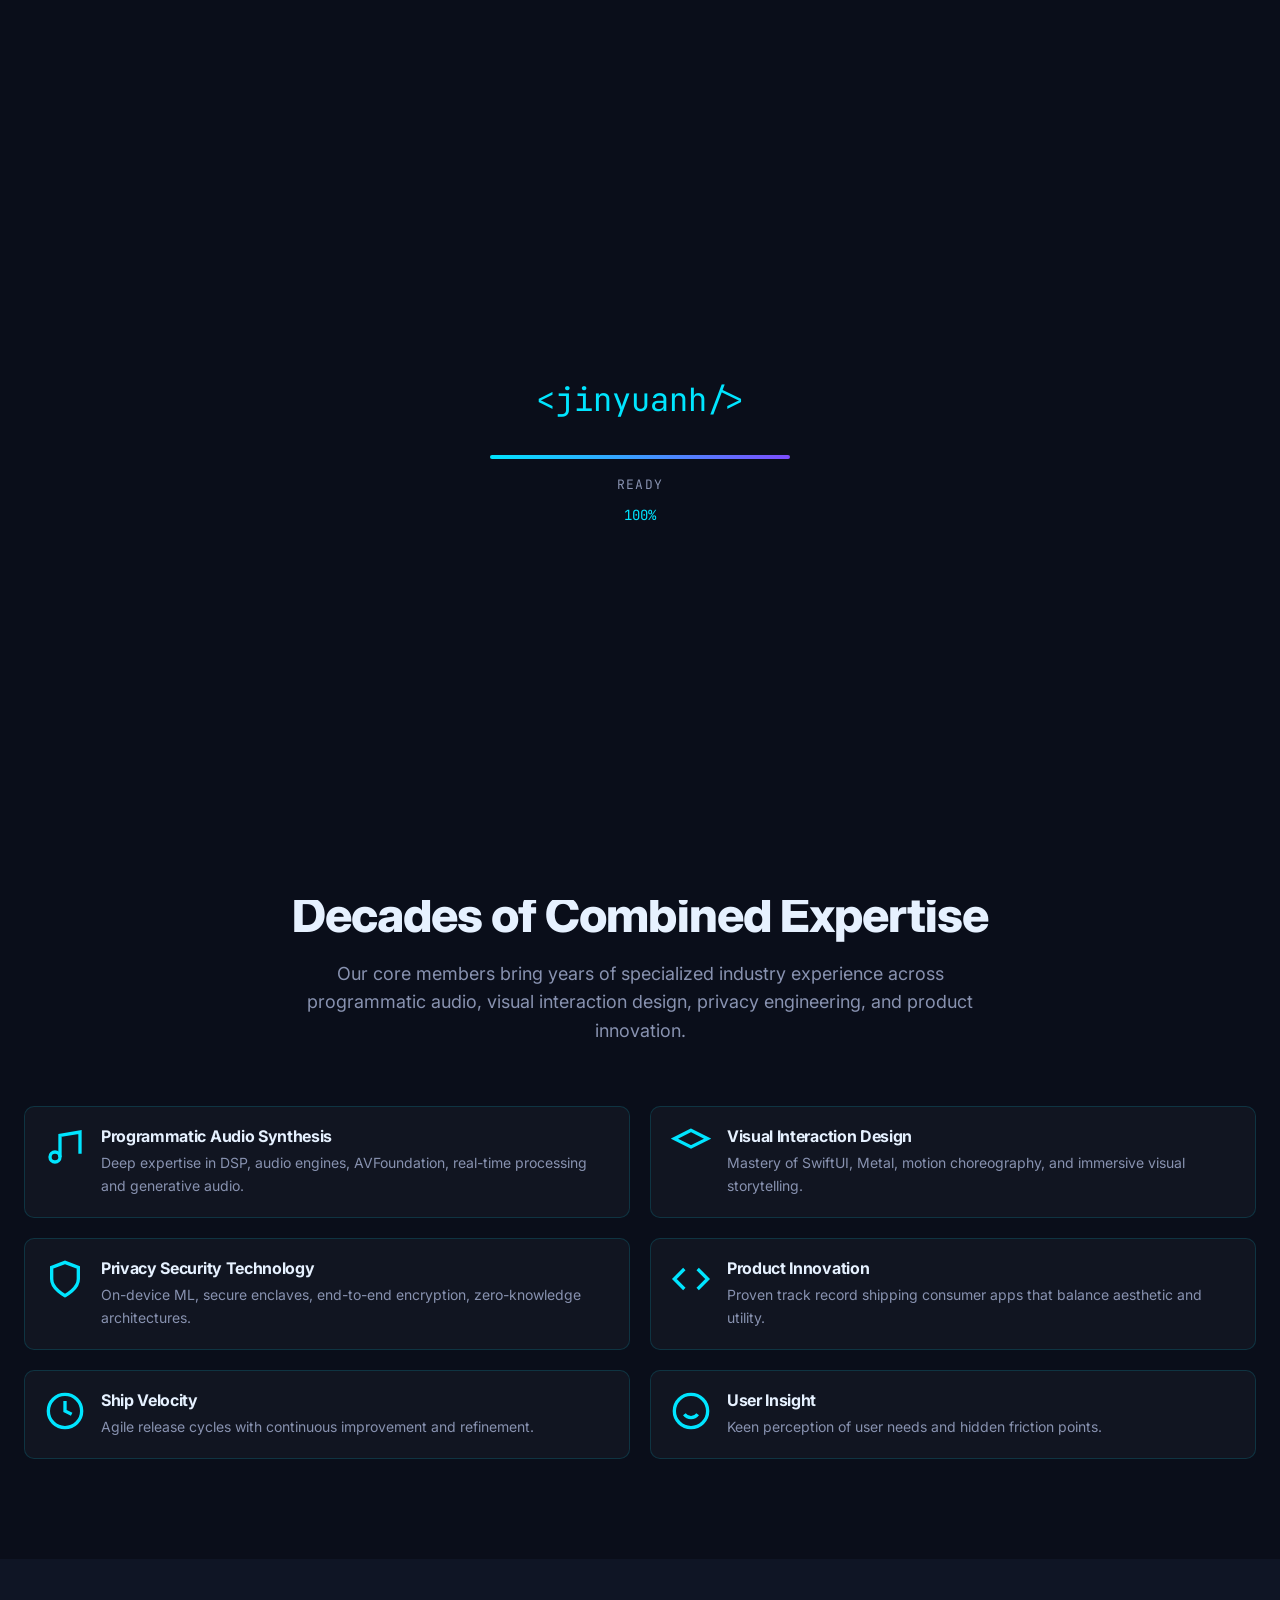
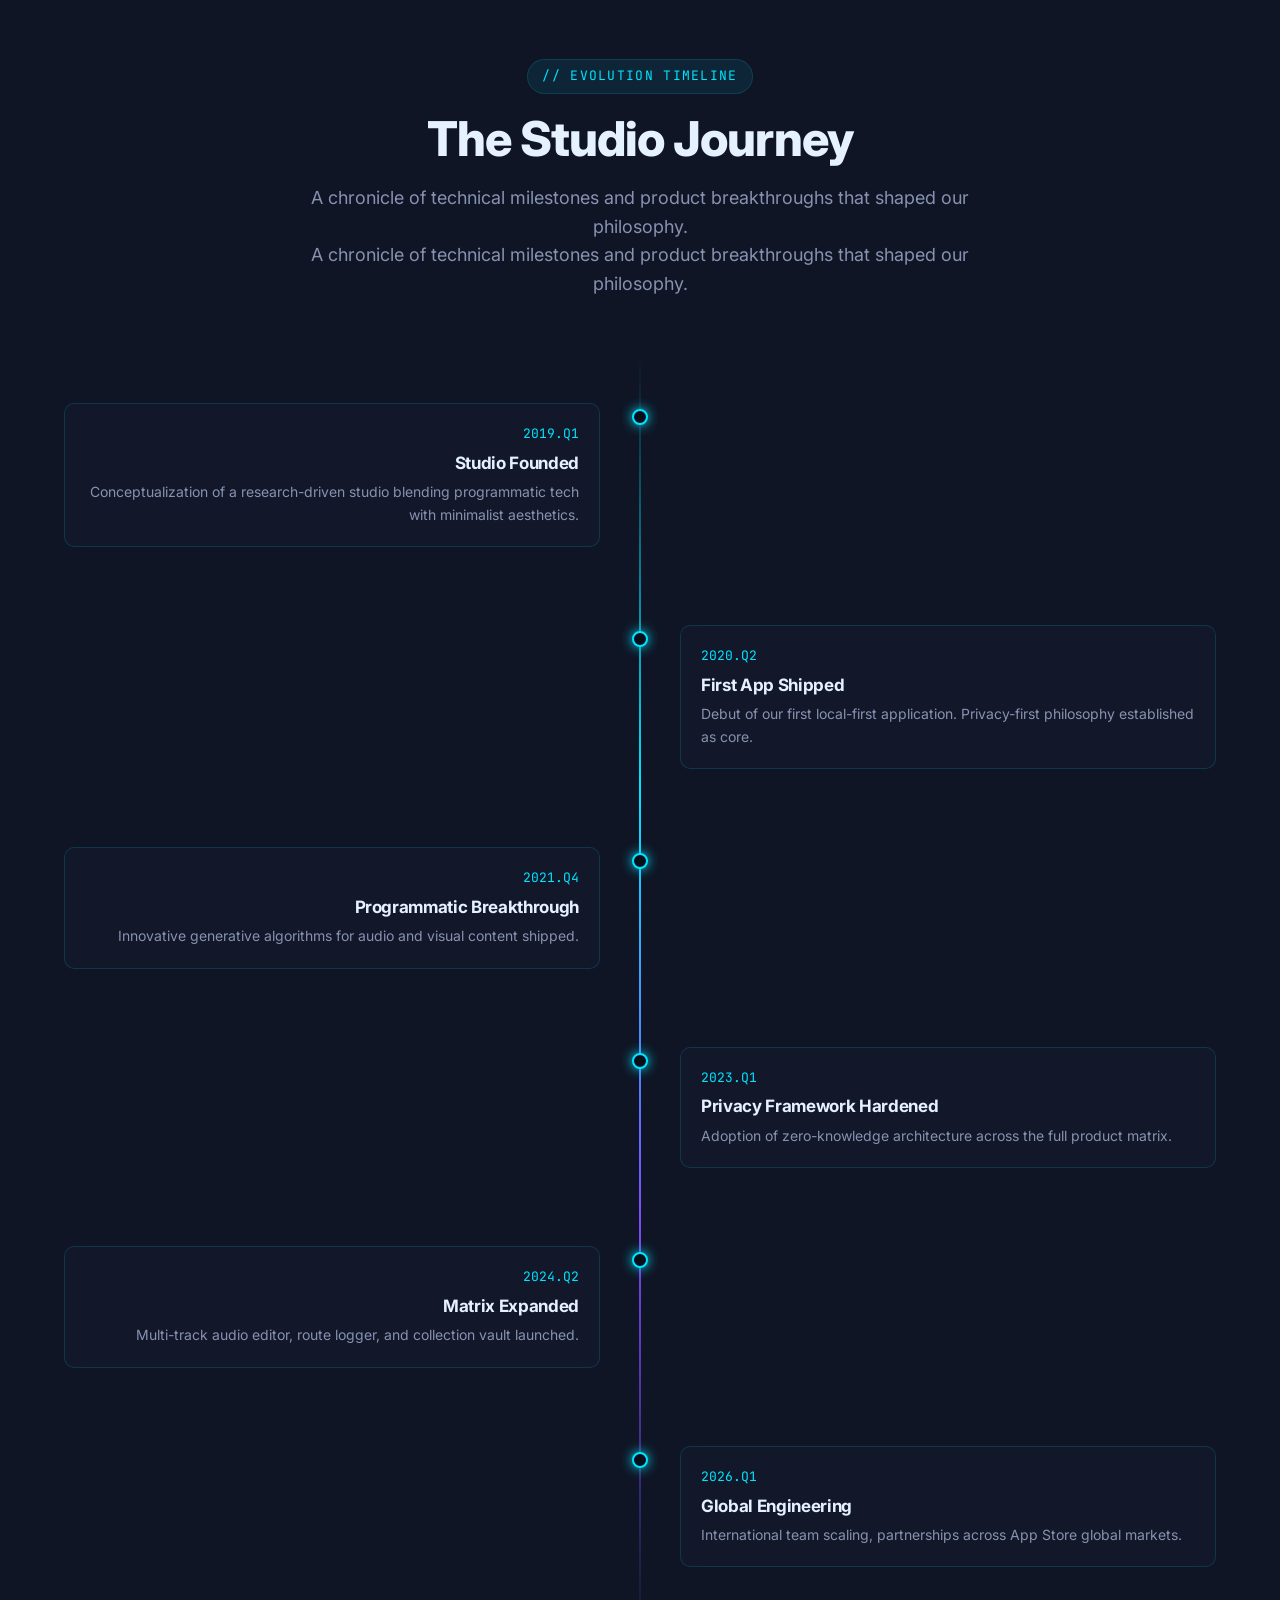
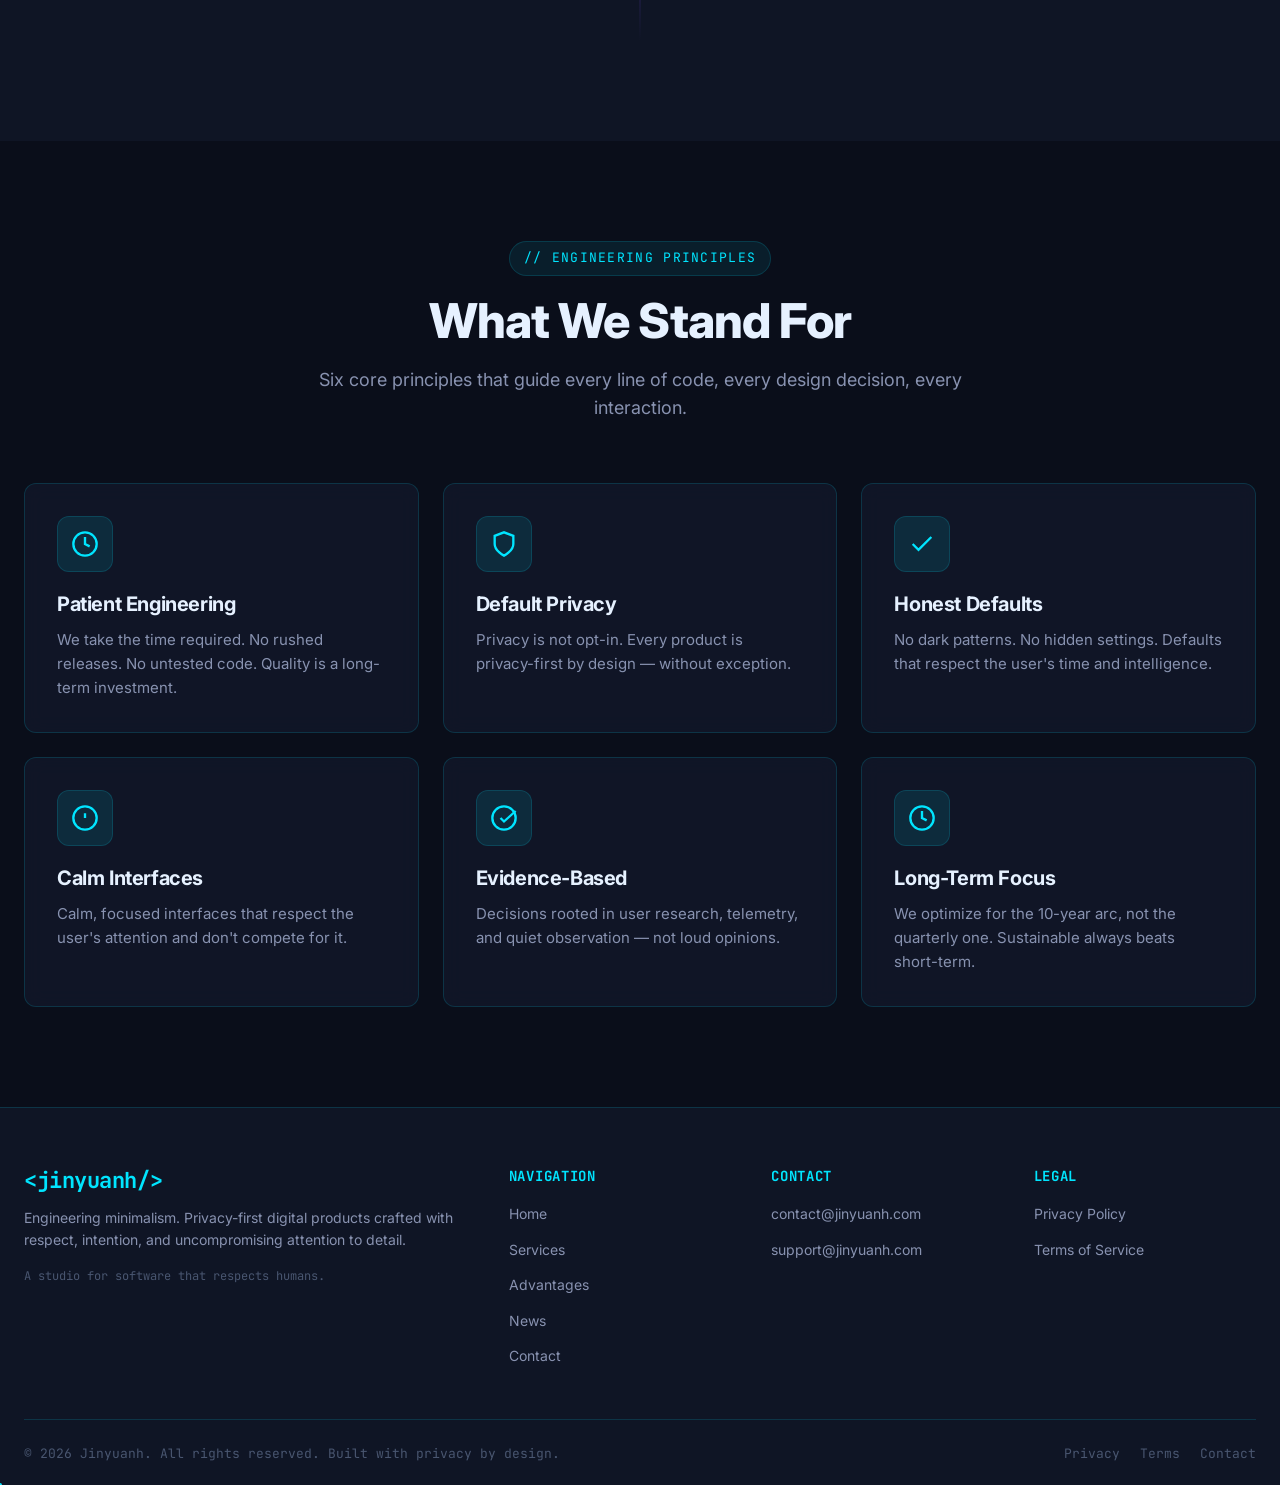
<file: advantages.html>
<!DOCTYPE html>
<html lang="en">
<head>
    <meta charset="UTF-8">
    <meta name="viewport" content="width=device-width, initial-scale=1.0">
    <meta name="theme-color" content="#0a0e1a">
    <title>Advantages - Jinyuanh.com | Why Our Privacy-First Approach Wins</title>
    <meta name="description" content="Discover the engineering advantages of partnering with Jinyuanh: privacy-first architecture, programmatic generation expertise, immersive UX capabilities, local-first philosophy, and zen-inspired design language.">
    <meta name="robots" content="index, follow">
    <meta property="og:title" content="Advantages - Jinyuanh.com">
    <meta property="og:url" content="https://jinyuanh.com/advantages.html">
    <link rel="canonical" href="https://jinyuanh.com/advantages.html">
    <link rel="alternate" hreflang="en" href="https://jinyuanh.com/advantages.html">
    <link rel="preconnect" href="https://fonts.googleapis.com">
    <link rel="preconnect" href="https://fonts.gstatic.com" crossorigin>
    <link href="https://fonts.googleapis.com/css2?family=Inter:wght@300;400;500;600;700;800&family=JetBrains+Mono:wght@400;500;700&display=swap" rel="stylesheet">
    <link rel="stylesheet" href="css/main.css">
</head>
<body>

<div class="loading-screen" id="loading-screen">
    <div class="loading-logo">&lt;jinyuanh/&gt;</div>
    <div class="loading-bar-container"><div class="loading-bar" id="loading-bar"></div></div>
    <div class="loading-text" id="loading-text">INITIALIZING SYSTEM</div>
    <div class="loading-percent" id="loading-percent">0%</div>
</div>

<canvas id="particles-canvas"></canvas>

<nav class="navbar" role="navigation" aria-label="Main navigation">
    <div class="nav-container">
        <a href="index.html" class="nav-logo" aria-label="Jinyuanh Home">
            <svg viewBox="0 0 40 40" fill="none" xmlns="http://www.w3.org/2000/svg" aria-hidden="true">
                <circle cx="20" cy="20" r="18" stroke="#00e5ff" stroke-width="2"/>
                <path d="M10 20 L18 12 L26 28 L30 20" stroke="#00e5ff" stroke-width="2" fill="none"/>
                <circle class="logo-dot" cx="20" cy="20" r="3" fill="#00e5ff"/>
            </svg>
            <span>&lt;jinyuanh/&gt;</span>
        </a>
        <ul class="nav-menu" role="menubar">
            <li role="none"><a href="index.html" role="menuitem">Home</a></li>
            <li role="none"><a href="services.html" role="menuitem">Services</a></li>
            <li role="none"><a href="advantages.html" role="menuitem">Advantages</a></li><li role="none"><a href="capabilities.html" role="menuitem">Capabilities</a></li><li role="none"><a href="products.html" role="menuitem">Products</a></li><li role="none"><a href="roadmap.html" role="menuitem">Roadmap</a></li>
            <li role="none"><a href="news.html" role="menuitem">News</a></li>
            <li role="none"><a href="contact.html" role="menuitem">Contact</a></li>
        </ul>
        <button class="nav-toggle" aria-label="Toggle navigation menu">
            <svg width="24" height="24" viewBox="0 0 24 24" fill="none" stroke="currentColor" stroke-width="2">
                <line x1="3" y1="12" x2="21" y2="12"></line>
                <line x1="3" y1="6" x2="21" y2="6"></line>
                <line x1="3" y1="18" x2="21" y2="18"></line>
            </svg>
        </button>
    </div>
</nav>

<section class="section" style="padding-top: 140px; min-height: 50vh;">
    <div class="container">
        <div class="section-header reveal">
            <span class="section-label">// Engineering Advantages</span>
            <h1 class="section-title" style="font-size: clamp(36px, 5vw, 56px);">Why Jinyuanh</h1>
            <p class="section-subtitle">A different kind of studio. We engineer software the way it should be — minimalist, private, purposeful, and built with human intention.</p>
        </div>
    </div>
</section>

<section class="stats-section">
    <div class="container">
        <div class="stats-grid">
            <div class="stat-item reveal">
                <span class="stat-number" data-target="0" data-suffix="">0</span>
                <span class="stat-label">Bytes Sent to Cloud</span>
            </div>
            <div class="stat-item reveal">
                <span class="stat-number" data-target="100" data-suffix="%">0</span>
                <span class="stat-label">Local Processing</span>
            </div>
            <div class="stat-item reveal">
                <span class="stat-number" data-target="0" data-suffix="">0</span>
                <span class="stat-label">Tracking Pixels</span>
            </div>
            <div class="stat-item reveal">
                <span class="stat-number" data-target="100" data-suffix="%">0</span>
                <span class="stat-label">User Data Ownership</span>
            </div>
        </div>
    </div>
</section>

<section class="section">
    <div class="container">
        <div class="section-header reveal">
            <span class="section-label">// Team Capability</span>
            <h2 class="section-title">Decades of Combined Expertise</h2>
            <p class="section-subtitle">Our core members bring years of specialized industry experience across programmatic audio, visual interaction design, privacy engineering, and product innovation.</p>
        </div>
        <div class="feature-list">
            <div class="feature-item reveal">
                <div class="feature-item-icon"><svg viewBox="0 0 24 24" fill="none" stroke="currentColor" stroke-width="2"><path d="M9 18V5l12-2v13"/><circle cx="6" cy="18" r="3"/></svg></div>
                <div><h4>Programmatic Audio Synthesis</h4><p>Deep expertise in DSP, audio engines, AVFoundation, real-time processing and generative audio.</p></div>
            </div>
            <div class="feature-item reveal">
                <div class="feature-item-icon"><svg viewBox="0 0 24 24" fill="none" stroke="currentColor" stroke-width="2"><path d="M12 2L2 7l10 5 10-5-10-5z"/></svg></div>
                <div><h4>Visual Interaction Design</h4><p>Mastery of SwiftUI, Metal, motion choreography, and immersive visual storytelling.</p></div>
            </div>
            <div class="feature-item reveal">
                <div class="feature-item-icon"><svg viewBox="0 0 24 24" fill="none" stroke="currentColor" stroke-width="2"><path d="M12 22s8-4 8-10V5l-8-3-8 3v7c0 6 8 10 8 10z"/></svg></div>
                <div><h4>Privacy Security Technology</h4><p>On-device ML, secure enclaves, end-to-end encryption, zero-knowledge architectures.</p></div>
            </div>
            <div class="feature-item reveal">
                <div class="feature-item-icon"><svg viewBox="0 0 24 24" fill="none" stroke="currentColor" stroke-width="2"><polyline points="16 18 22 12 16 6"/><polyline points="8 6 2 12 8 18"/></svg></div>
                <div><h4>Product Innovation</h4><p>Proven track record shipping consumer apps that balance aesthetic and utility.</p></div>
            </div>
            <div class="feature-item reveal">
                <div class="feature-item-icon"><svg viewBox="0 0 24 24" fill="none" stroke="currentColor" stroke-width="2"><circle cx="12" cy="12" r="10"/><path d="M12 6v6l4 2"/></svg></div>
                <div><h4>Ship Velocity</h4><p>Agile release cycles with continuous improvement and refinement.</p></div>
            </div>
            <div class="feature-item reveal">
                <div class="feature-item-icon"><svg viewBox="0 0 24 24" fill="none" stroke="currentColor" stroke-width="2"><circle cx="12" cy="12" r="10"/><path d="M8 14s1.5 2 4 2 4-2 4-2"/></svg></div>
                <div><h4>User Insight</h4><p>Keen perception of user needs and hidden friction points.</p></div>
            </div>
        </div>
    </div>
</section>

<section class="section" style="background: var(--bg-secondary);" aria-label="Design philosophy timeline">
    <div class="container">
        <div class="section-header reveal">
            <span class="section-label">// Evolution Timeline</span>
            <h2 class="section-title">The Studio Journey</h2>
            <p class="section-subtitle">A chronicle of technical milestones and product breakthroughs that shaped our philosophy.</p>
            <p class="section-subtitle">A chronicle of technical milestones and product breakthroughs that shaped our philosophy.</p>
        </div>
        <div class="timeline">
            <div class="timeline-item reveal">
                <div class="timeline-dot"></div>
                <div class="timeline-card">
                    <div class="timeline-date">2019.Q1</div>
                    <h4>Studio Founded</h4>
                    <p>Conceptualization of a research-driven studio blending programmatic tech with minimalist aesthetics.</p>
                </div>
            </div>
            <div class="timeline-item reveal">
                <div class="timeline-dot"></div>
                <div class="timeline-card">
                    <div class="timeline-date">2020.Q2</div>
                    <h4>First App Shipped</h4>
                    <p>Debut of our first local-first application. Privacy-first philosophy established as core.</p>
                </div>
            </div>
            <div class="timeline-item reveal">
                <div class="timeline-dot"></div>
                <div class="timeline-card">
                    <div class="timeline-date">2021.Q4</div>
                    <h4>Programmatic Breakthrough</h4>
                    <p>Innovative generative algorithms for audio and visual content shipped.</p>
                </div>
            </div>
            <div class="timeline-item reveal">
                <div class="timeline-dot"></div>
                <div class="timeline-card">
                    <div class="timeline-date">2023.Q1</div>
                    <h4>Privacy Framework Hardened</h4>
                    <p>Adoption of zero-knowledge architecture across the full product matrix.</p>
                </div>
            </div>
            <div class="timeline-item reveal">
                <div class="timeline-dot"></div>
                <div class="timeline-card">
                    <div class="timeline-date">2024.Q2</div>
                    <h4>Matrix Expanded</h4>
                    <p>Multi-track audio editor, route logger, and collection vault launched.</p>
                </div>
            </div>
            <div class="timeline-item reveal">
                <div class="timeline-dot"></div>
                <div class="timeline-card">
                    <div class="timeline-date">2026.Q1</div>
                    <h4>Global Engineering</h4>
                    <p>International team scaling, partnerships across App Store global markets.</p>
                </div>
            </div>
        </div>
    </div>
</section>

<section class="section" aria-label="Engineering principles">
    <div class="container">
        <div class="section-header reveal">
            <span class="section-label">// Engineering Principles</span>
            <h2 class="section-title">What We Stand For</h2>
            <p class="section-subtitle">Six core principles that guide every line of code, every design decision, every interaction.</p>
        </div>
        <div class="grid grid-3">
            <div class="card reveal">
                <div class="card-icon"><svg viewBox="0 0 24 24" fill="none" stroke="currentColor" stroke-width="2"><circle cx="12" cy="12" r="10"/><polyline points="12 6 12 12 16 14"/></svg></div>
                <h3>Patient Engineering</h3>
                <p>We take the time required. No rushed releases. No untested code. Quality is a long-term investment.</p>
            </div>
            <div class="card reveal">
                <div class="card-icon"><svg viewBox="0 0 24 24" fill="none" stroke="currentColor" stroke-width="2"><path d="M12 22s8-4 8-10V5l-8-3-8 3v7c0 6 8 10 8 10z"/></svg></div>
                <h3>Default Privacy</h3>
                <p>Privacy is not opt-in. Every product is privacy-first by design — without exception.</p>
            </div>
            <div class="card reveal">
                <div class="card-icon"><svg viewBox="0 0 24 24" fill="none" stroke="currentColor" stroke-width="2"><polyline points="20 6 9 17 4 12"/></svg></div>
                <h3>Honest Defaults</h3>
                <p>No dark patterns. No hidden settings. Defaults that respect the user's time and intelligence.</p>
            </div>
            <div class="card reveal">
                <div class="card-icon"><svg viewBox="0 0 24 24" fill="none" stroke="currentColor" stroke-width="2"><circle cx="12" cy="12" r="10"/><line x1="12" y1="8" x2="12" y2="12"/></svg></div>
                <h3>Calm Interfaces</h3>
                <p>Calm, focused interfaces that respect the user's attention and don't compete for it.</p>
            </div>
            <div class="card reveal">
                <div class="card-icon"><svg viewBox="0 0 24 24" fill="none" stroke="currentColor" stroke-width="2"><circle cx="12" cy="12" r="10"/><polyline points="9 12 12 15 22 6"/></svg></div>
                <h3>Evidence-Based</h3>
                <p>Decisions rooted in user research, telemetry, and quiet observation — not loud opinions.</p>
            </div>
            <div class="card reveal">
                <div class="card-icon"><svg viewBox="0 0 24 24" fill="none" stroke="currentColor" stroke-width="2"><circle cx="12" cy="12" r="10"/><path d="M12 6v6l4 2"/></svg></div>
                <h3>Long-Term Focus</h3>
                <p>We optimize for the 10-year arc, not the quarterly one. Sustainable always beats short-term.</p>
            </div>
        </div>
    </div>
</section>

<footer class="footer" role="contentinfo">
    <div class="container">
        <div class="footer-grid">
            <div class="footer-brand">
                <h3>&lt;jinyuanh/&gt;</h3>
                <p>Engineering minimalism. Privacy-first digital products crafted with respect, intention, and uncompromising attention to detail.</p>
                <p style="font-family: var(--font-mono); font-size: 12px; color: var(--text-muted);">A studio for software that respects humans.</p>
            </div>
            <div>
                <h4>Navigation</h4>
                <ul>
                    <li><a href="index.html">Home</a></li>
                    <li><a href="services.html">Services</a></li>
                    <li><a href="advantages.html">Advantages</a></li>
                    <li><a href="news.html">News</a></li>
                    <li><a href="contact.html">Contact</a></li>
                </ul>
            </div>
            <div>
                <h4>Contact</h4>
                <ul>
                    <li><a href="mailto:contact@jinyuanh.com">contact@jinyuanh.com</a></li>
                    <li><a href="mailto:support@jinyuanh.com">support@jinyuanh.com</a></li>
                </ul>
            </div>
            <div>
                <h4>Legal</h4>
                <ul>
                    <li><a href="privacy-policy.html">Privacy Policy</a></li>
                    <li><a href="terms-of-service.html">Terms of Service</a></li>
                </ul>
            </div>
        </div>
        <div class="footer-bottom">
            <p>&copy; 2026 Jinyuanh. All rights reserved. Built with privacy by design.</p>
            <div class="footer-bottom-links">
                <a href="privacy-policy.html">Privacy</a>
                <a href="terms-of-service.html">Terms</a>
                <a href="contact.html">Contact</a>
            </div>
        </div>
    </div>
</footer>

<script src="js/main.js"></script>
<script src="js/enhancements.js"></script>
</body>
</html>
</file>
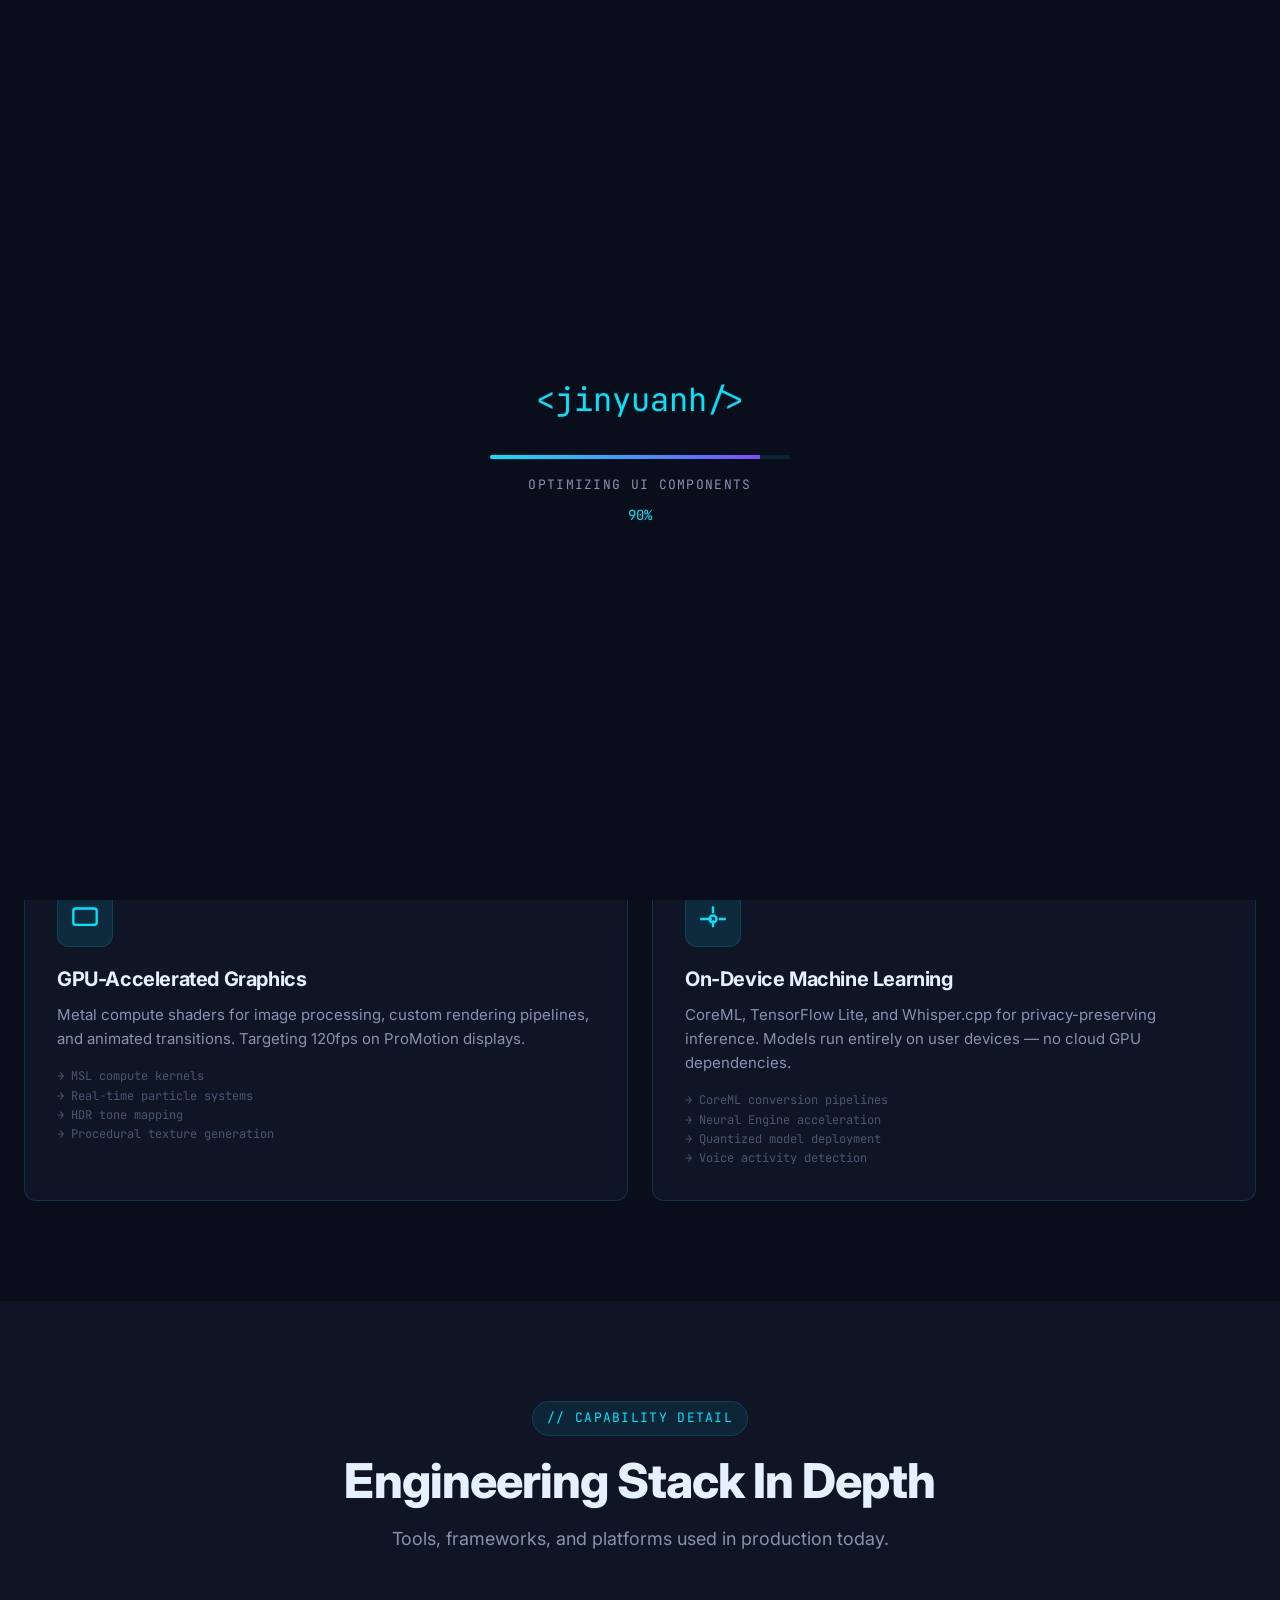
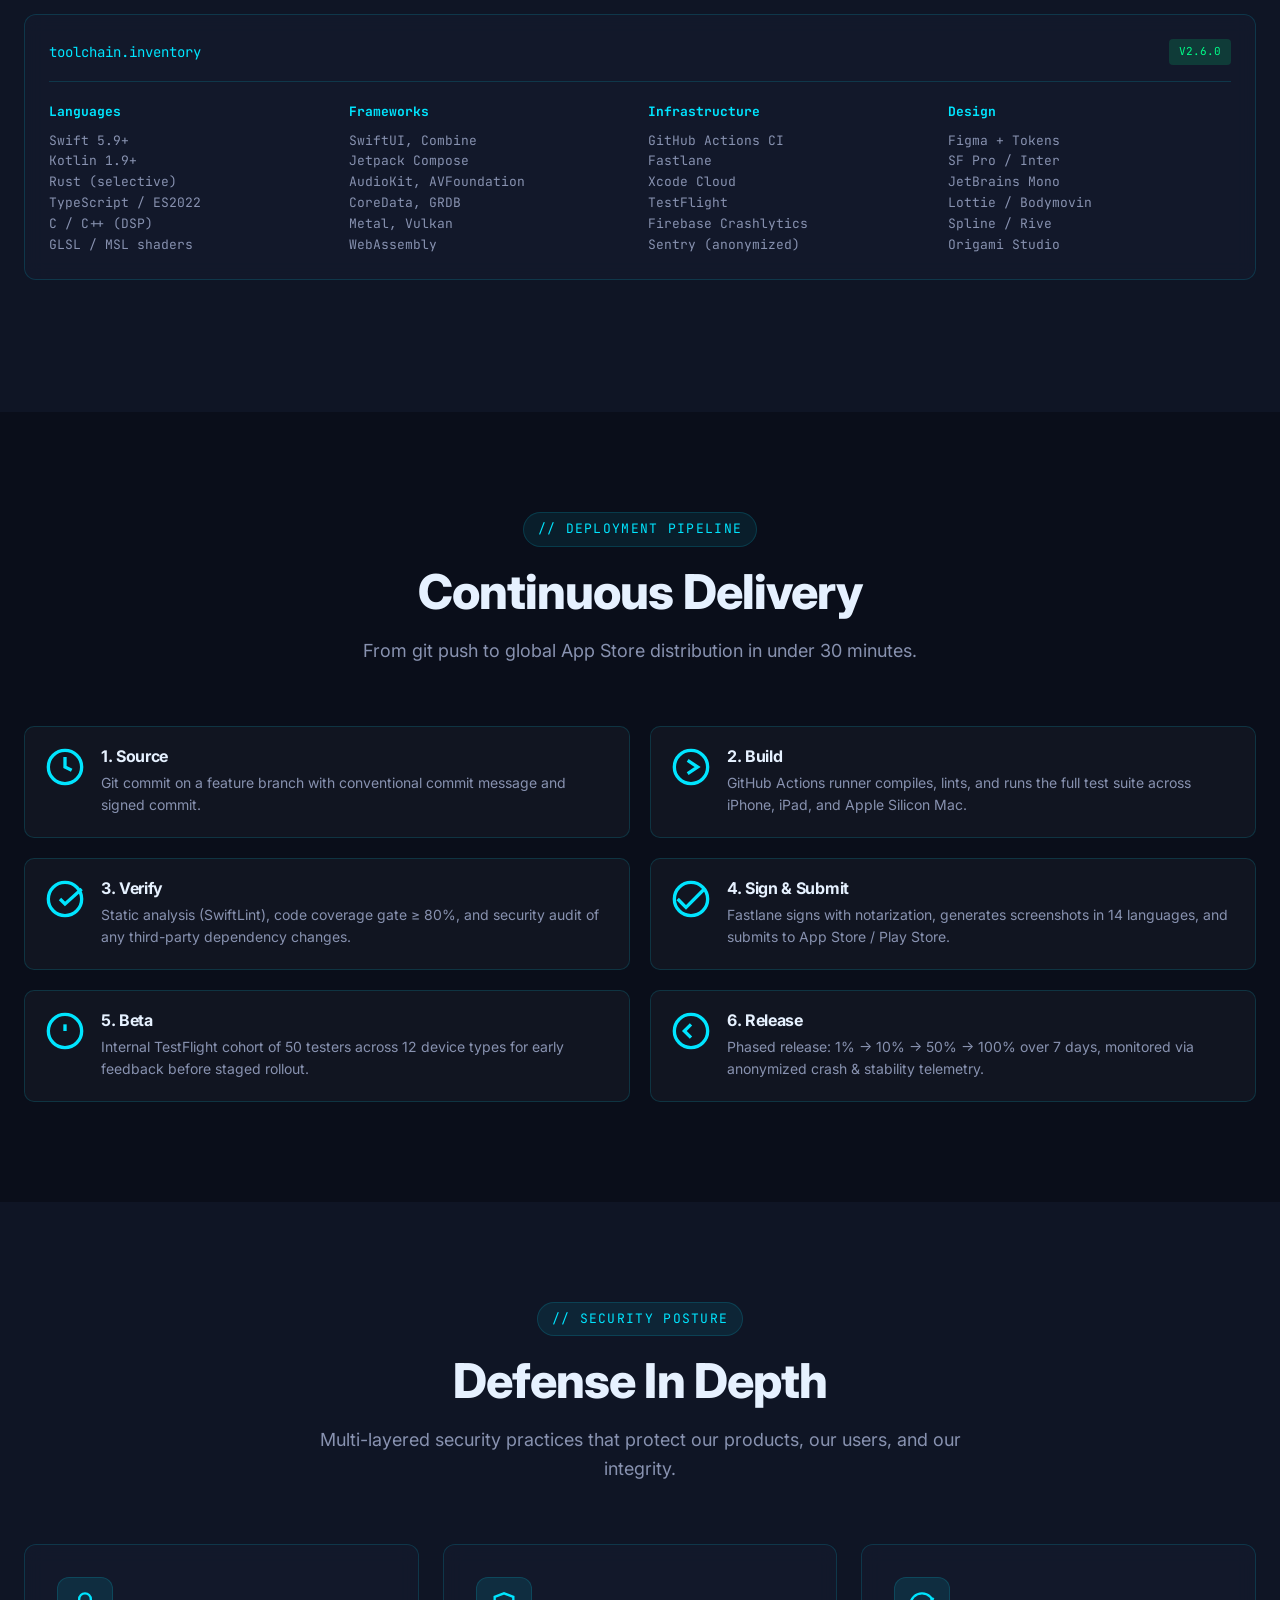
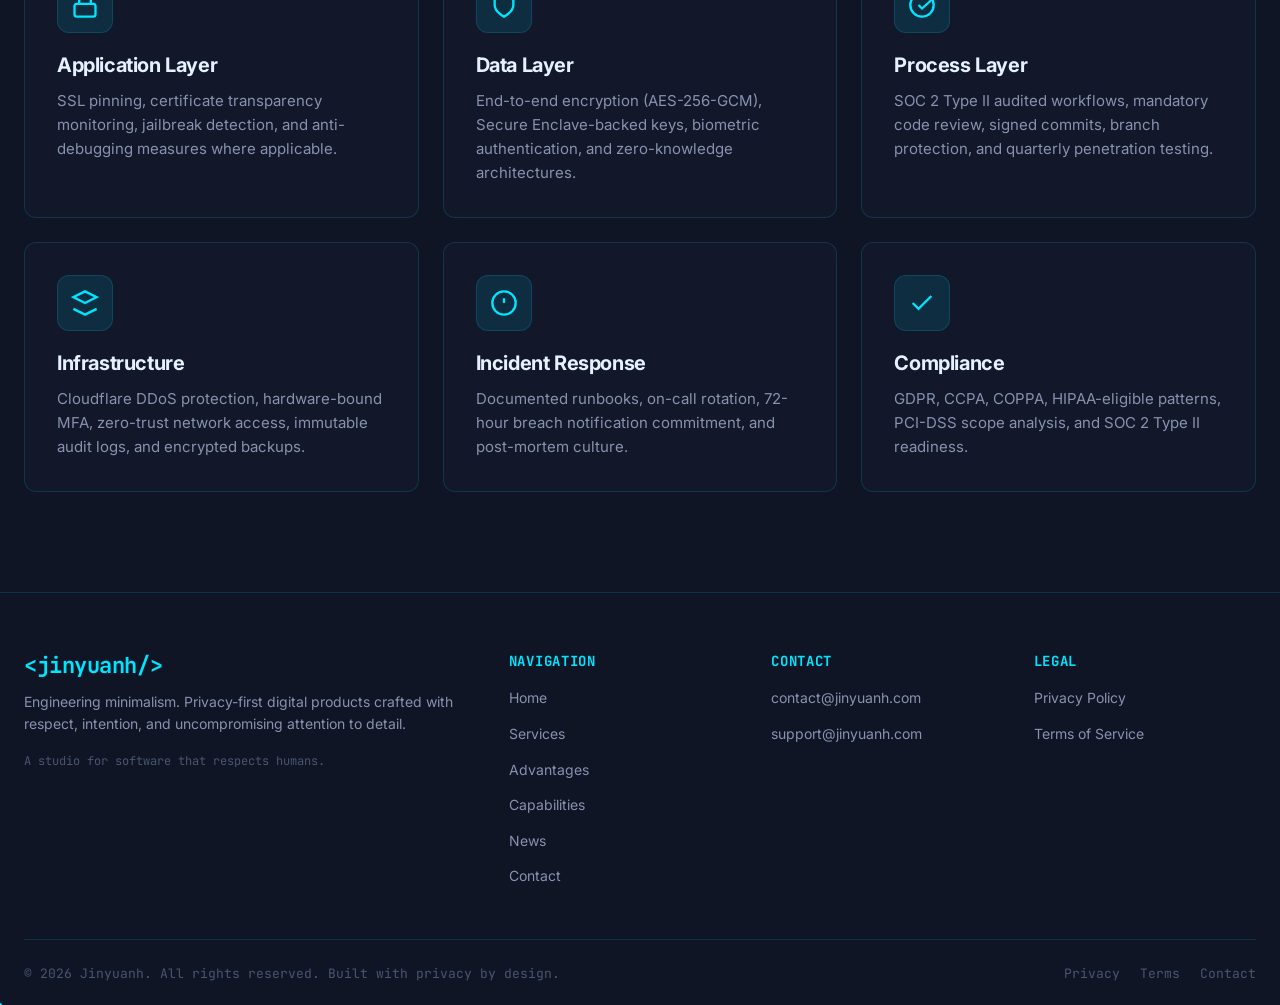
<file: capabilities.html>
<!DOCTYPE html>
<html lang="en">
<head>
    <meta charset="UTF-8">
    <meta name="viewport" content="width=device-width, initial-scale=1.0">
    <meta name="theme-color" content="#0a0e1a">
    <title>Capabilities - Jinyuanh.com | Technical Capabilities & Process Detail</title>
    <meta name="description" content="Deep dive into Jinyuanh engineering capabilities: programmatic generation, audio DSP, on-device ML, privacy architecture, motion design, and App Store deployment pipeline.">
    <meta name="robots" content="index, follow">
    <meta property="og:title" content="Capabilities - Jinyuanh.com">
    <meta property="og:url" content="https://jinyuanh.com/capabilities.html">
    <link rel="canonical" href="https://jinyuanh.com/capabilities.html">
    <link rel="preconnect" href="https://fonts.googleapis.com">
    <link rel="preconnect" href="https://fonts.gstatic.com" crossorigin>
    <link href="https://fonts.googleapis.com/css2?family=Inter:wght@300;400;500;600;700;800&family=JetBrains+Mono:wght@400;500;700&display=swap" rel="stylesheet">
    <link rel="stylesheet" href="css/main.css">
</head>
<body>

<div class="loading-screen" id="loading-screen">
    <div class="loading-logo">&lt;jinyuanh/&gt;</div>
    <div class="loading-bar-container"><div class="loading-bar" id="loading-bar"></div></div>
    <div class="loading-text" id="loading-text">INITIALIZING SYSTEM</div>
    <div class="loading-percent" id="loading-percent">0%</div>
</div>

<canvas id="particles-canvas"></canvas>

<nav class="navbar" role="navigation" aria-label="Main navigation">
    <div class="nav-container">
        <a href="index.html" class="nav-logo" aria-label="Jinyuanh Home">
            <svg viewBox="0 0 40 40" fill="none" xmlns="http://www.w3.org/2000/svg" aria-hidden="true">
                <circle cx="20" cy="20" r="18" stroke="#00e5ff" stroke-width="2"/>
                <path d="M10 20 L18 12 L26 28 L30 20" stroke="#00e5ff" stroke-width="2" fill="none"/>
                <circle class="logo-dot" cx="20" cy="20" r="3" fill="#00e5ff"/>
            </svg>
            <span>&lt;jinyuanh/&gt;</span>
        </a>
        <ul class="nav-menu" role="menubar">
            <li role="none"><a href="index.html" role="menuitem">Home</a></li>
            <li role="none"><a href="services.html" role="menuitem">Services</a></li>
            <li role="none"><a href="advantages.html" role="menuitem">Advantages</a></li>
            <li role="none"><a href="capabilities.html" role="menuitem">Capabilities</a></li>
            <li role="none"><a href="news.html" role="menuitem">News</a></li>
            <li role="none"><a href="contact.html" role="menuitem">Contact</a></li>
        </ul>
        <button class="nav-toggle" aria-label="Toggle navigation menu">
            <svg width="24" height="24" viewBox="0 0 24 24" fill="none" stroke="currentColor" stroke-width="2">
                <line x1="3" y1="12" x2="21" y2="12"></line>
                <line x1="3" y1="6" x2="21" y2="6"></line>
                <line x1="3" y1="18" x2="21" y2="18"></line>
            </svg>
        </button>
    </div>
</nav>

<section class="section" style="padding-top: 140px; min-height: 50vh;">
    <div class="container">
        <div class="section-header reveal">
            <span class="section-label">// Technical Capability Matrix</span>
            <h1 class="section-title" style="font-size: clamp(36px, 5vw, 56px);">Engineering Capabilities</h1>
            <p class="section-subtitle">A detailed view of the technologies, frameworks, and methodologies we deploy in production.</p>
        </div>
    </div>
</section>

<section class="section" style="padding-top: 0;">
    <div class="container">
        <div class="grid grid-2">
            <div class="card reveal">
                <div class="card-icon"><svg viewBox="0 0 24 24" fill="none" stroke="currentColor" stroke-width="2"><polyline points="16 18 22 12 16 6"/><polyline points="8 6 2 12 8 18"/></svg></div>
                <h3>Programmatic Generation</h3>
                <p>Procedural algorithms producing infinite, deterministic variations of audio, visuals, and content. Built atop Perlin/Simplex noise, L-systems, cellular automata, and constrained random walks.</p>
                <div style="margin-top: 16px; font-family: var(--font-mono); font-size: 12px; color: var(--text-muted);">
                    <div>→ Lattice noise (Perlin, Simplex, Worley)</div>
                    <div>→ Markov chain text synthesis</div>
                    <div>→ Genetic algorithm optimization</div>
                    <div>→ Wave-function-collapse tilemap</div>
                </div>
            </div>
            <div class="card reveal">
                <div class="card-icon"><svg viewBox="0 0 24 24" fill="none" stroke="currentColor" stroke-width="2"><path d="M9 18V5l12-2v13"/><circle cx="6" cy="18" r="3"/></svg></div>
                <h3>Audio DSP Engineering</h3>
                <p>Real-time digital signal processing using Apple's AVFoundation, AudioKit, and custom Accelerate.framework modules. Sub-millisecond latency on Apple Silicon.</p>
                <div style="margin-top: 16px; font-family: var(--font-mono); font-size: 12px; color: var(--text-muted);">
                    <div>→ FFT / IFFT spectral processing</div>
                    <div>→ Convolution reverb engines</div>
                    <div>→ Granular synthesis modules</div>
                    <div>→ SIMD-optimized filters</div>
                </div>
            </div>
            <div class="card reveal">
                <div class="card-icon"><svg viewBox="0 0 24 24" fill="none" stroke="currentColor" stroke-width="2"><rect x="2" y="3" width="20" height="14" rx="2"/></svg></div>
                <h3>GPU-Accelerated Graphics</h3>
                <p>Metal compute shaders for image processing, custom rendering pipelines, and animated transitions. Targeting 120fps on ProMotion displays.</p>
                <div style="margin-top: 16px; font-family: var(--font-mono); font-size: 12px; color: var(--text-muted);">
                    <div>→ MSL compute kernels</div>
                    <div>→ Real-time particle systems</div>
                    <div>→ HDR tone mapping</div>
                    <div>→ Procedural texture generation</div>
                </div>
            </div>
            <div class="card reveal">
                <div class="card-icon"><svg viewBox="0 0 24 24" fill="none" stroke="currentColor" stroke-width="2"><circle cx="12" cy="12" r="3"/><path d="M12 1v6m0 6v6m11-7h-6m-6 0H1"/></svg></div>
                <h3>On-Device Machine Learning</h3>
                <p>CoreML, TensorFlow Lite, and Whisper.cpp for privacy-preserving inference. Models run entirely on user devices — no cloud GPU dependencies.</p>
                <div style="margin-top: 16px; font-family: var(--font-mono); font-size: 12px; color: var(--text-muted);">
                    <div>→ CoreML conversion pipelines</div>
                    <div>→ Neural Engine acceleration</div>
                    <div>→ Quantized model deployment</div>
                    <div>→ Voice activity detection</div>
                </div>
            </div>
        </div>
    </div>
</section>

<section class="section" style="background: var(--bg-secondary);">
    <div class="container">
        <div class="section-header reveal">
            <span class="section-label">// Capability Detail</span>
            <h2 class="section-title">Engineering Stack In Depth</h2>
            <p class="section-subtitle">Tools, frameworks, and platforms used in production today.</p>
        </div>
        <div class="data-viz reveal">
            <div class="data-viz-header">
                <span class="data-viz-title">toolchain.inventory</span>
                <span class="data-viz-badge">v2.6.0</span>
            </div>
            <div style="display: grid; grid-template-columns: repeat(auto-fit, minmax(220px, 1fr)); gap: 16px; font-family: var(--font-mono); font-size: 13px; margin-top: 16px;">
                <div>
                    <div style="color: var(--accent-cyan); margin-bottom: 8px; font-weight: 700;">Languages</div>
                    <div style="color: var(--text-secondary);">Swift 5.9+</div>
                    <div style="color: var(--text-secondary);">Kotlin 1.9+</div>
                    <div style="color: var(--text-secondary);">Rust (selective)</div>
                    <div style="color: var(--text-secondary);">TypeScript / ES2022</div>
                    <div style="color: var(--text-secondary);">C / C++ (DSP)</div>
                    <div style="color: var(--text-secondary);">GLSL / MSL shaders</div>
                </div>
                <div>
                    <div style="color: var(--accent-cyan); margin-bottom: 8px; font-weight: 700;">Frameworks</div>
                    <div style="color: var(--text-secondary);">SwiftUI, Combine</div>
                    <div style="color: var(--text-secondary);">Jetpack Compose</div>
                    <div style="color: var(--text-secondary);">AudioKit, AVFoundation</div>
                    <div style="color: var(--text-secondary);">CoreData, GRDB</div>
                    <div style="color: var(--text-secondary);">Metal, Vulkan</div>
                    <div style="color: var(--text-secondary);">WebAssembly</div>
                </div>
                <div>
                    <div style="color: var(--accent-cyan); margin-bottom: 8px; font-weight: 700;">Infrastructure</div>
                    <div style="color: var(--text-secondary);">GitHub Actions CI</div>
                    <div style="color: var(--text-secondary);">Fastlane</div>
                    <div style="color: var(--text-secondary);">Xcode Cloud</div>
                    <div style="color: var(--text-secondary);">TestFlight</div>
                    <div style="color: var(--text-secondary);">Firebase Crashlytics</div>
                    <div style="color: var(--text-secondary);">Sentry (anonymized)</div>
                </div>
                <div>
                    <div style="color: var(--accent-cyan); margin-bottom: 8px; font-weight: 700;">Design</div>
                    <div style="color: var(--text-secondary);">Figma + Tokens</div>
                    <div style="color: var(--text-secondary);">SF Pro / Inter</div>
                    <div style="color: var(--text-secondary);">JetBrains Mono</div>
                    <div style="color: var(--text-secondary);">Lottie / Bodymovin</div>
                    <div style="color: var(--text-secondary);">Spline / Rive</div>
                    <div style="color: var(--text-secondary);">Origami Studio</div>
                </div>
            </div>
        </div>
    </div>
</section>

<section class="section">
    <div class="container">
        <div class="section-header reveal">
            <span class="section-label">// Deployment Pipeline</span>
            <h2 class="section-title">Continuous Delivery</h2>
            <p class="section-subtitle">From git push to global App Store distribution in under 30 minutes.</p>
        </div>
        <div class="feature-list">
            <div class="feature-item reveal">
                <div class="feature-item-icon"><svg viewBox="0 0 24 24" fill="none" stroke="currentColor" stroke-width="2"><circle cx="12" cy="12" r="10"/><polyline points="12 6 12 12 16 14"/></svg></div>
                <div><h4>1. Source</h4><p>Git commit on a feature branch with conventional commit message and signed commit.</p></div>
            </div>
            <div class="feature-item reveal">
                <div class="feature-item-icon"><svg viewBox="0 0 24 24" fill="none" stroke="currentColor" stroke-width="2"><circle cx="12" cy="12" r="10"/><polyline points="10 8 16 12 10 16"/></svg></div>
                <div><h4>2. Build</h4><p>GitHub Actions runner compiles, lints, and runs the full test suite across iPhone, iPad, and Apple Silicon Mac.</p></div>
            </div>
            <div class="feature-item reveal">
                <div class="feature-item-icon"><svg viewBox="0 0 24 24" fill="none" stroke="currentColor" stroke-width="2"><circle cx="12" cy="12" r="10"/><polyline points="9 12 12 15 22 6"/></svg></div>
                <div><h4>3. Verify</h4><p>Static analysis (SwiftLint), code coverage gate ≥ 80%, and security audit of any third-party dependency changes.</p></div>
            </div>
            <div class="feature-item reveal">
                <div class="feature-item-icon"><svg viewBox="0 0 24 24" fill="none" stroke="currentColor" stroke-width="2"><circle cx="12" cy="12" r="10"/><polyline points="20 6 9 17 4 12"/></svg></div>
                <div><h4>4. Sign &amp; Submit</h4><p>Fastlane signs with notarization, generates screenshots in 14 languages, and submits to App Store / Play Store.</p></div>
            </div>
            <div class="feature-item reveal">
                <div class="feature-item-icon"><svg viewBox="0 0 24 24" fill="none" stroke="currentColor" stroke-width="2"><circle cx="12" cy="12" r="10"/><line x1="12" y1="8" x2="12" y2="12"/></svg></div>
                <div><h4>5. Beta</h4><p>Internal TestFlight cohort of 50 testers across 12 device types for early feedback before staged rollout.</p></div>
            </div>
            <div class="feature-item reveal">
                <div class="feature-item-icon"><svg viewBox="0 0 24 24" fill="none" stroke="currentColor" stroke-width="2"><circle cx="12" cy="12" r="10"/><polyline points="12 8 8 12 12 16"/></svg></div>
                <div><h4>6. Release</h4><p>Phased release: 1% → 10% → 50% → 100% over 7 days, monitored via anonymized crash &amp; stability telemetry.</p></div>
            </div>
        </div>
    </div>
</section>

<section class="section" style="background: var(--bg-secondary);">
    <div class="container">
        <div class="section-header reveal">
            <span class="section-label">// Security Posture</span>
            <h2 class="section-title">Defense In Depth</h2>
            <p class="section-subtitle">Multi-layered security practices that protect our products, our users, and our integrity.</p>
        </div>
        <div class="grid grid-3">
            <div class="card reveal">
                <div class="card-icon"><svg viewBox="0 0 24 24" fill="none" stroke="currentColor" stroke-width="2"><rect x="3" y="11" width="18" height="11" rx="2"/><path d="M7 11V7a5 5 0 0 1 10 0v4"/></svg></div>
                <h3>Application Layer</h3>
                <p>SSL pinning, certificate transparency monitoring, jailbreak detection, and anti-debugging measures where applicable.</p>
            </div>
            <div class="card reveal">
                <div class="card-icon"><svg viewBox="0 0 24 24" fill="none" stroke="currentColor" stroke-width="2"><path d="M12 22s8-4 8-10V5l-8-3-8 3v7c0 6 8 10 8 10z"/></svg></div>
                <h3>Data Layer</h3>
                <p>End-to-end encryption (AES-256-GCM), Secure Enclave-backed keys, biometric authentication, and zero-knowledge architectures.</p>
            </div>
            <div class="card reveal">
                <div class="card-icon"><svg viewBox="0 0 24 24" fill="none" stroke="currentColor" stroke-width="2"><circle cx="12" cy="12" r="10"/><polyline points="9 12 12 15 22 6"/></svg></div>
                <h3>Process Layer</h3>
                <p>SOC 2 Type II audited workflows, mandatory code review, signed commits, branch protection, and quarterly penetration testing.</p>
            </div>
            <div class="card reveal">
                <div class="card-icon"><svg viewBox="0 0 24 24" fill="none" stroke="currentColor" stroke-width="2"><path d="M12 2L2 7l10 5 10-5-10-5z"/><path d="M2 17l10 5 10-5"/></svg></div>
                <h3>Infrastructure</h3>
                <p>Cloudflare DDoS protection, hardware-bound MFA, zero-trust network access, immutable audit logs, and encrypted backups.</p>
            </div>
            <div class="card reveal">
                <div class="card-icon"><svg viewBox="0 0 24 24" fill="none" stroke="currentColor" stroke-width="2"><circle cx="12" cy="12" r="10"/><line x1="12" y1="8" x2="12" y2="12"/><line x1="12" y1="16" x2="12.01" y2="16"/></svg></div>
                <h3>Incident Response</h3>
                <p>Documented runbooks, on-call rotation, 72-hour breach notification commitment, and post-mortem culture.</p>
            </div>
            <div class="card reveal">
                <div class="card-icon"><svg viewBox="0 0 24 24" fill="none" stroke="currentColor" stroke-width="2"><polyline points="20 6 9 17 4 12"/></svg></div>
                <h3>Compliance</h3>
                <p>GDPR, CCPA, COPPA, HIPAA-eligible patterns, PCI-DSS scope analysis, and SOC 2 Type II readiness.</p>
            </div>
        </div>
    </div>
</section>

<footer class="footer" role="contentinfo">
    <div class="container">
        <div class="footer-grid">
            <div class="footer-brand">
                <h3>&lt;jinyuanh/&gt;</h3>
                <p>Engineering minimalism. Privacy-first digital products crafted with respect, intention, and uncompromising attention to detail.</p>
                <p style="font-family: var(--font-mono); font-size: 12px; color: var(--text-muted);">A studio for software that respects humans.</p>
            </div>
            <div>
                <h4>Navigation</h4>
                <ul>
                    <li><a href="index.html">Home</a></li>
                    <li><a href="services.html">Services</a></li>
                    <li><a href="advantages.html">Advantages</a></li>
                    <li><a href="capabilities.html">Capabilities</a></li>
                    <li><a href="news.html">News</a></li>
                    <li><a href="contact.html">Contact</a></li>
                </ul>
            </div>
            <div>
                <h4>Contact</h4>
                <ul>
                    <li><a href="mailto:contact@jinyuanh.com">contact@jinyuanh.com</a></li>
                    <li><a href="mailto:support@jinyuanh.com">support@jinyuanh.com</a></li>
                </ul>
            </div>
            <div>
                <h4>Legal</h4>
                <ul>
                    <li><a href="privacy-policy.html">Privacy Policy</a></li>
                    <li><a href="terms-of-service.html">Terms of Service</a></li>
                </ul>
            </div>
        </div>
        <div class="footer-bottom">
            <p>&copy; 2026 Jinyuanh. All rights reserved. Built with privacy by design.</p>
            <div class="footer-bottom-links">
                <a href="privacy-policy.html">Privacy</a>
                <a href="terms-of-service.html">Terms</a>
                <a href="contact.html">Contact</a>
            </div>
        </div>
    </div>
</footer>

<script src="js/main.js"></script>
<script src="js/enhancements.js"></script>
</body>
</html>
</file>
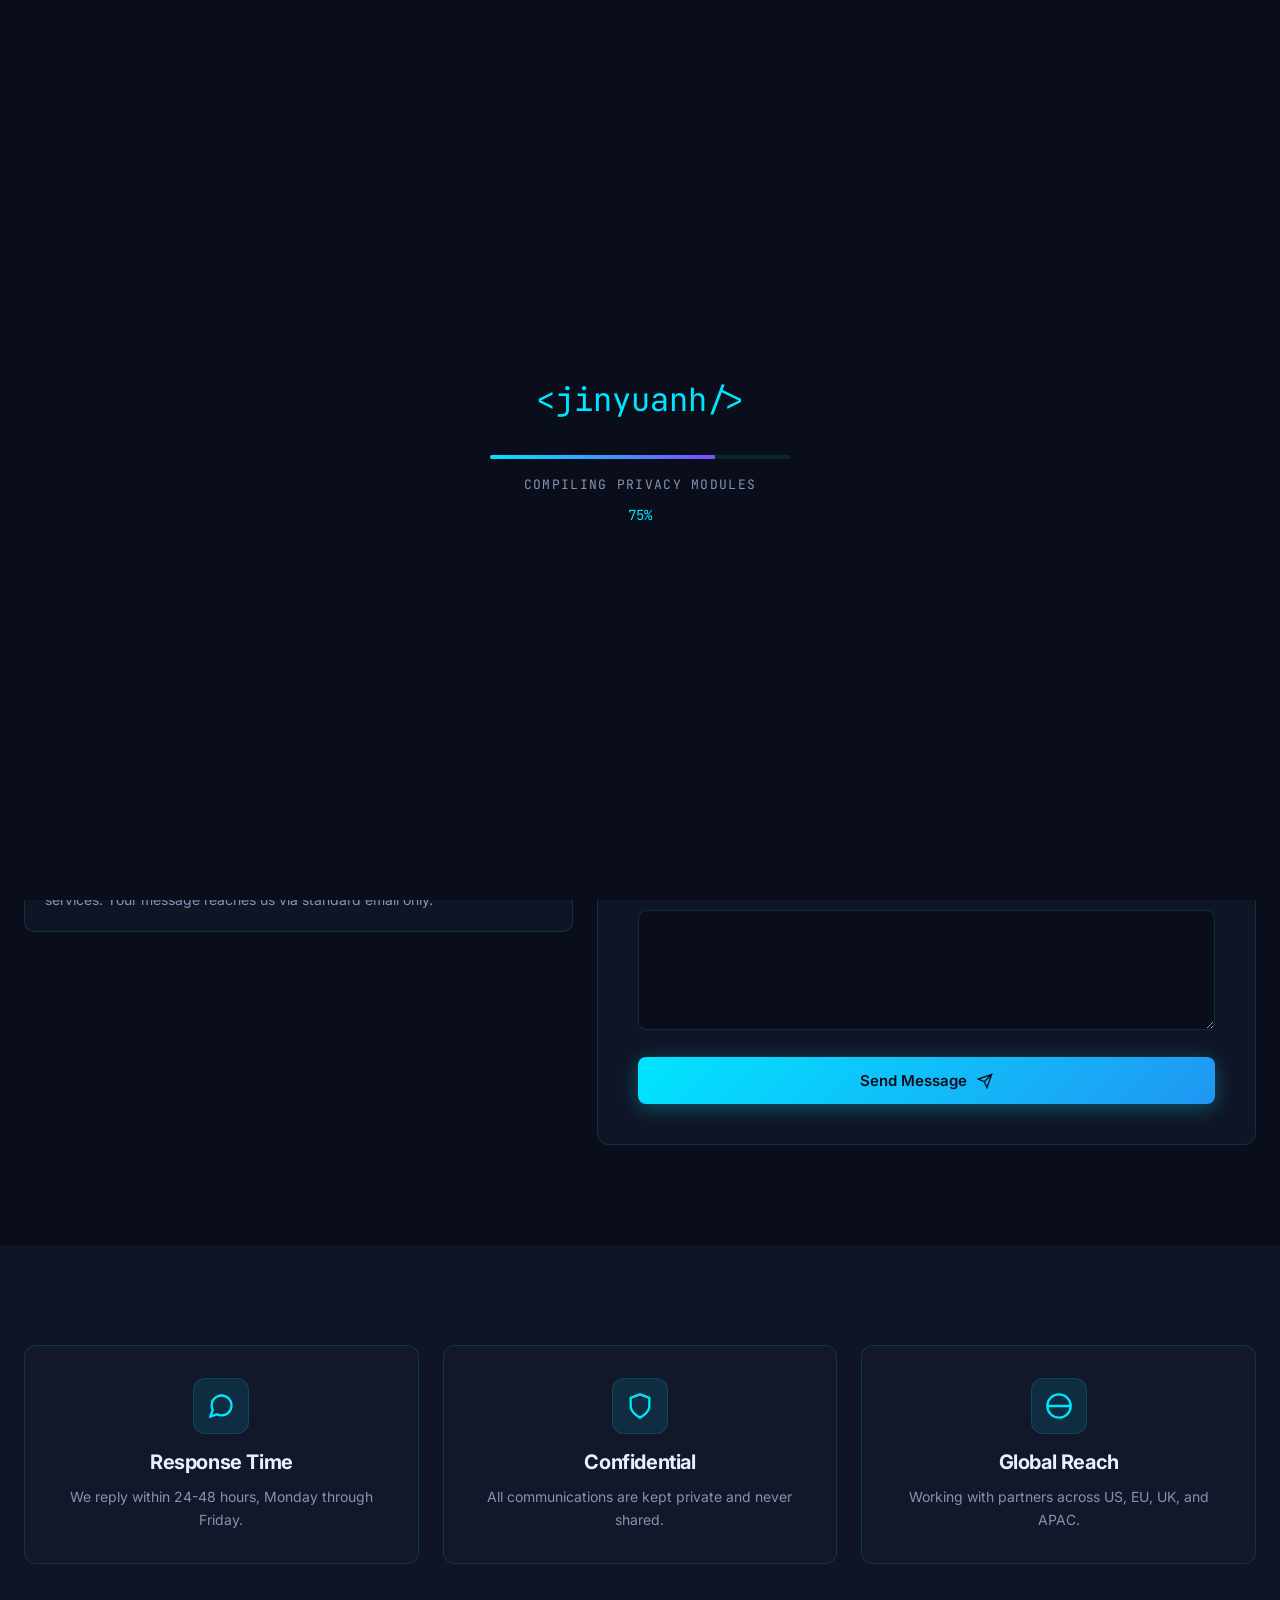
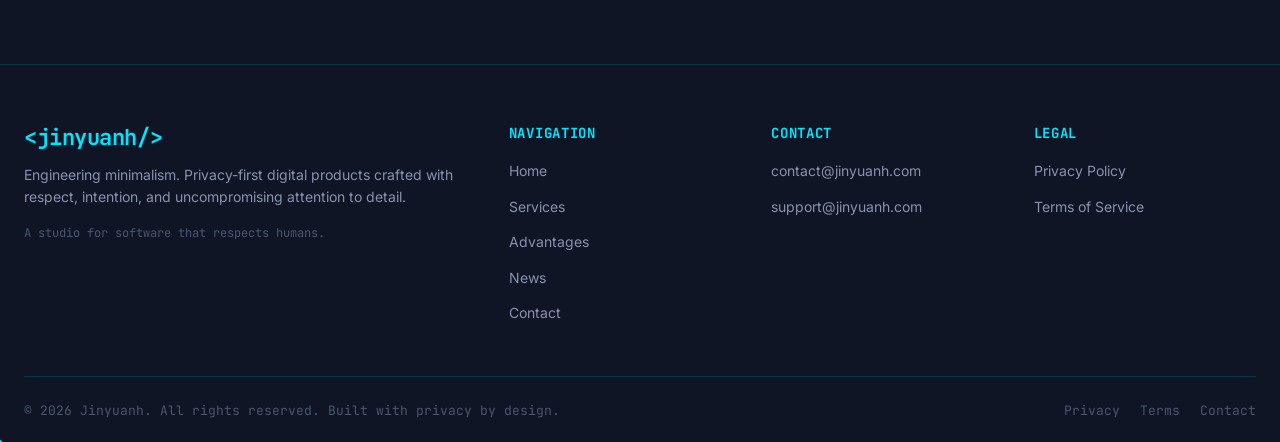
<file: contact.html>
<!DOCTYPE html>
<html lang="en">
<head>
    <meta charset="UTF-8">
    <meta name="viewport" content="width=device-width, initial-scale=1.0">
    <meta name="theme-color" content="#0a0e1a">
    <title>Contact - Jinyuanh.com | Reach Our Engineering Studio</title>
    <meta name="description" content="Connect with Jinyuanh studio for collaboration, partnership, or product inquiries. Direct email support and business contact channels available.">
    <meta name="robots" content="index, follow">
    <meta property="og:title" content="Contact - Jinyuanh.com">
    <meta property="og:url" content="https://jinyuanh.com/contact.html">
    <link rel="canonical" href="https://jinyuanh.com/contact.html">
    <link rel="alternate" hreflang="en" href="https://jinyuanh.com/contact.html">
    <link rel="preconnect" href="https://fonts.googleapis.com">
    <link rel="preconnect" href="https://fonts.gstatic.com" crossorigin>
    <link href="https://fonts.googleapis.com/css2?family=Inter:wght@300;400;500;600;700;800&family=JetBrains+Mono:wght@400;500;700&display=swap" rel="stylesheet">
    <link rel="stylesheet" href="css/main.css">
</head>
<body>

<div class="loading-screen" id="loading-screen">
    <div class="loading-logo">&lt;jinyuanh/&gt;</div>
    <div class="loading-bar-container"><div class="loading-bar" id="loading-bar"></div></div>
    <div class="loading-text" id="loading-text">INITIALIZING SYSTEM</div>
    <div class="loading-percent" id="loading-percent">0%</div>
</div>

<canvas id="particles-canvas"></canvas>

<nav class="navbar" role="navigation" aria-label="Main navigation">
    <div class="nav-container">
        <a href="index.html" class="nav-logo" aria-label="Jinyuanh Home">
            <svg viewBox="0 0 40 40" fill="none" xmlns="http://www.w3.org/2000/svg" aria-hidden="true">
                <circle cx="20" cy="20" r="18" stroke="#00e5ff" stroke-width="2"/>
                <path d="M10 20 L18 12 L26 28 L30 20" stroke="#00e5ff" stroke-width="2" fill="none"/>
                <circle class="logo-dot" cx="20" cy="20" r="3" fill="#00e5ff"/>
            </svg>
            <span>&lt;jinyuanh/&gt;</span>
        </a>
        <ul class="nav-menu" role="menubar">
            <li role="none"><a href="index.html" role="menuitem">Home</a></li>
            <li role="none"><a href="services.html" role="menuitem">Services</a></li>
            <li role="none"><a href="advantages.html" role="menuitem">Advantages</a></li><li role="none"><a href="capabilities.html" role="menuitem">Capabilities</a></li><li role="none"><a href="products.html" role="menuitem">Products</a></li><li role="none"><a href="roadmap.html" role="menuitem">Roadmap</a></li>
            <li role="none"><a href="news.html" role="menuitem">News</a></li>
            <li role="none"><a href="contact.html" role="menuitem">Contact</a></li>
        </ul>
        <button class="nav-toggle" aria-label="Toggle navigation menu">
            <svg width="24" height="24" viewBox="0 0 24 24" fill="none" stroke="currentColor" stroke-width="2">
                <line x1="3" y1="12" x2="21" y2="12"></line>
                <line x1="3" y1="6" x2="21" y2="6"></line>
                <line x1="3" y1="18" x2="21" y2="18"></line>
            </svg>
        </button>
    </div>
</nav>

<section class="section" style="padding-top: 140px; min-height: 40vh;">
    <div class="container">
        <div class="section-header reveal">
            <span class="section-label">// Connection Channel</span>
            <h1 class="section-title" style="font-size: clamp(36px, 5vw, 56px);">Get In Touch</h1>
            <p class="section-subtitle">Tell us about your project, ask a question, or just say hello. We read every message.</p>
        </div>
    </div>
</section>

<section class="section" style="padding-top: 0;">
    <div class="container">
        <div class="grid grid-2" style="grid-template-columns: 1fr 1.2fr;">
            <div class="reveal">
                <h3 style="margin-bottom: 24px; font-family: var(--font-mono); color: var(--accent-cyan); font-size: 16px; text-transform: uppercase;">// Direct Channels</h3>
                <div style="margin-bottom: 32px;">
                    <div style="font-family: var(--font-mono); font-size: 12px; color: var(--text-muted); margin-bottom: 6px; text-transform: uppercase;">Business Inquiries</div>
                    <a href="mailto:contact@jinyuanh.com" style="font-size: 20px; color: var(--text-primary); font-weight: 600;">contact@jinyuanh.com</a>
                </div>
                <div style="margin-bottom: 32px;">
                    <div style="font-family: var(--font-mono); font-size: 12px; color: var(--text-muted); margin-bottom: 6px; text-transform: uppercase;">Support & Help</div>
                    <a href="mailto:support@jinyuanh.com" style="font-size: 20px; color: var(--text-primary); font-weight: 600;">support@jinyuanh.com</a>
                </div>
                <div style="margin-bottom: 32px;">
                    <div style="font-family: var(--font-mono); font-size: 12px; color: var(--text-muted); margin-bottom: 6px; text-transform: uppercase;">Office</div>
                    <div style="font-size: 16px; color: var(--text-primary); line-height: 1.6;">Sky Song Innovation Park<br>Arizona State University<br>Arizona, United States</div>
                </div>
                <div style="padding: 20px; background: var(--bg-card); border: 1px solid var(--border-color); border-radius: 10px; margin-top: 24px;">
                    <div style="font-family: var(--font-mono); font-size: 12px; color: var(--accent-green); margin-bottom: 8px;">// PRIVATE BY DEFAULT</div>
                    <p style="font-size: 14px; color: var(--text-secondary); margin: 0;">Direct contact only. We do not use contact forms backed by third-party services. Your message reaches us via standard email only.</p>
                </div>
            </div>
            <div class="contact-form reveal">
                <form id="contact-form" novalidate>
                    <div class="form-group">
                        <label for="name">Full Name *</label>
                        <input type="text" id="name" name="name" class="form-control" required>
                    </div>
                    <div class="form-group">
                        <label for="email">Email Address *</label>
                        <input type="email" id="email" name="email" class="form-control" required>
                    </div>
                    <div class="form-group">
                        <label for="company">Company / Organization</label>
                        <input type="text" id="company" name="company" class="form-control">
                    </div>
                    <div class="form-group">
                        <label for="topic">Inquiry Topic</label>
                        <select id="topic" name="topic" class="form-control">
                            <option>Project Collaboration</option>
                            <option>Partnership</option>
                            <option>App Support</option>
                            <option>Press / Media</option>
                            <option>Other</option>
                        </select>
                    </div>
                    <div class="form-group">
                        <label for="message">Message *</label>
                        <textarea id="message" name="message" class="form-control" required></textarea>
                    </div>
                    <button type="submit" class="btn btn-primary" style="width: 100%; justify-content: center;">
                        <span>Send Message</span>
                        <svg viewBox="0 0 24 24" fill="none" stroke="currentColor" stroke-width="2"><path d="M22 2L11 13M22 2l-7 20-4-9-9-4 20-7z"/></svg>
                    </button>
                </form>
            </div>
        </div>
    </div>
</section>

<section class="section" style="background: var(--bg-secondary);">
    <div class="container">
        <div class="grid grid-3">
            <div class="card reveal" style="text-align: center;">
                <div class="card-icon" style="margin: 0 auto 16px;"><svg viewBox="0 0 24 24" fill="none" stroke="currentColor" stroke-width="2"><path d="M21 11.5a8.38 8.38 0 0 1-.9 3.8 8.5 8.5 0 0 1-7.6 4.7 8.38 8.38 0 0 1-3.8-.9L3 21l1.9-5.7a8.38 8.38 0 0 1-.9-3.8 8.5 8.5 0 0 1 4.7-7.6 8.38 8.38 0 0 1 3.8-.9h.5a8.48 8.48 0 0 1 8 8v.5z"/></svg></div>
                <h3>Response Time</h3>
                <p style="font-size: 14px;">We reply within 24-48 hours, Monday through Friday.</p>
            </div>
            <div class="card reveal" style="text-align: center;">
                <div class="card-icon" style="margin: 0 auto 16px;"><svg viewBox="0 0 24 24" fill="none" stroke="currentColor" stroke-width="2"><path d="M12 22s8-4 8-10V5l-8-3-8 3v7c0 6 8 10 8 10z"/></svg></div>
                <h3>Confidential</h3>
                <p style="font-size: 14px;">All communications are kept private and never shared.</p>
            </div>
            <div class="card reveal" style="text-align: center;">
                <div class="card-icon" style="margin: 0 auto 16px;"><svg viewBox="0 0 24 24" fill="none" stroke="currentColor" stroke-width="2"><circle cx="12" cy="12" r="10"/><line x1="2" y1="12" x2="22" y2="12"/></svg></div>
                <h3>Global Reach</h3>
                <p style="font-size: 14px;">Working with partners across US, EU, UK, and APAC.</p>
            </div>
        </div>
    </div>
</section>

<footer class="footer" role="contentinfo">
    <div class="container">
        <div class="footer-grid">
            <div class="footer-brand">
                <h3>&lt;jinyuanh/&gt;</h3>
                <p>Engineering minimalism. Privacy-first digital products crafted with respect, intention, and uncompromising attention to detail.</p>
                <p style="font-family: var(--font-mono); font-size: 12px; color: var(--text-muted);">A studio for software that respects humans.</p>
            </div>
            <div>
                <h4>Navigation</h4>
                <ul>
                    <li><a href="index.html">Home</a></li>
                    <li><a href="services.html">Services</a></li>
                    <li><a href="advantages.html">Advantages</a></li>
                    <li><a href="news.html">News</a></li>
                    <li><a href="contact.html">Contact</a></li>
                </ul>
            </div>
            <div>
                <h4>Contact</h4>
                <ul>
                    <li><a href="mailto:contact@jinyuanh.com">contact@jinyuanh.com</a></li>
                    <li><a href="mailto:support@jinyuanh.com">support@jinyuanh.com</a></li>
                </ul>
            </div>
            <div>
                <h4>Legal</h4>
                <ul>
                    <li><a href="privacy-policy.html">Privacy Policy</a></li>
                    <li><a href="terms-of-service.html">Terms of Service</a></li>
                </ul>
            </div>
        </div>
        <div class="footer-bottom">
            <p>&copy; 2026 Jinyuanh. All rights reserved. Built with privacy by design.</p>
            <div class="footer-bottom-links">
                <a href="privacy-policy.html">Privacy</a>
                <a href="terms-of-service.html">Terms</a>
                <a href="contact.html">Contact</a>
            </div>
        </div>
    </div>
</footer>

<script src="js/main.js"></script>
<script src="js/enhancements.js"></script>
</body>
</html>
</file>
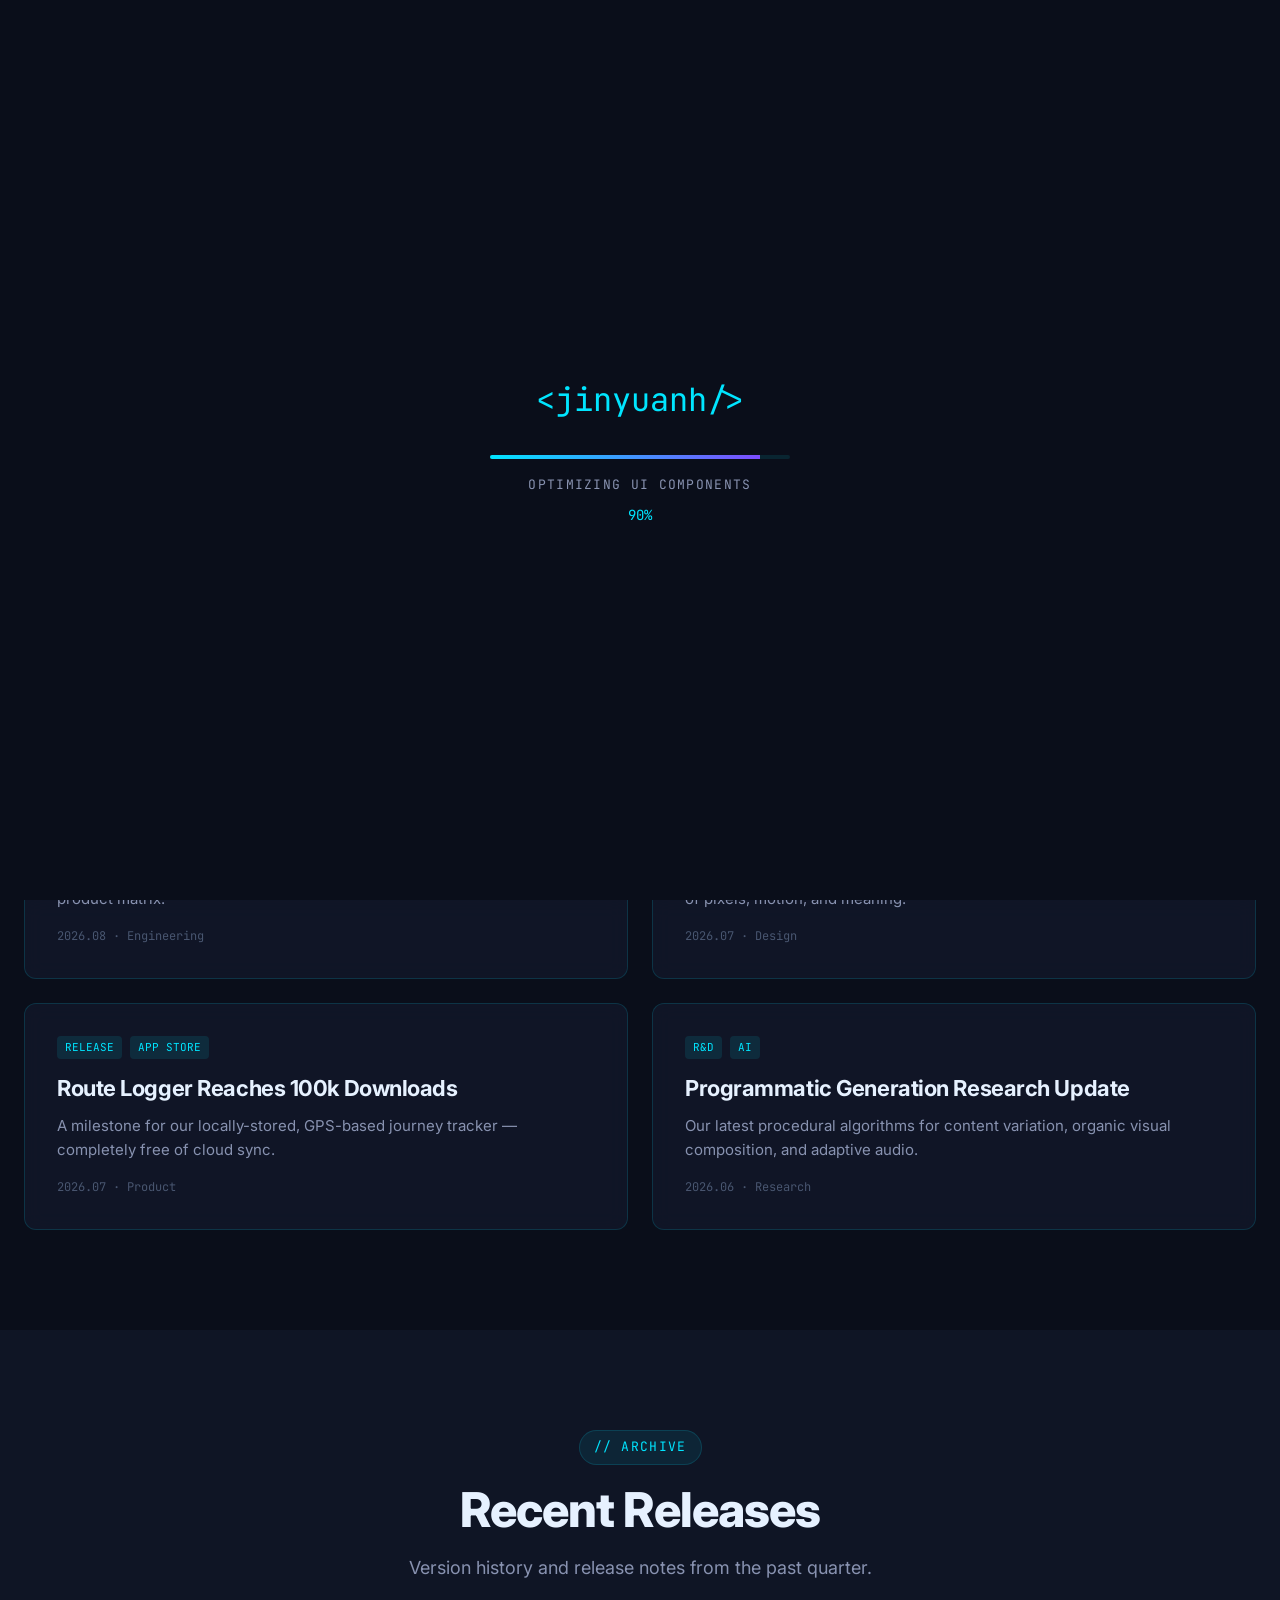
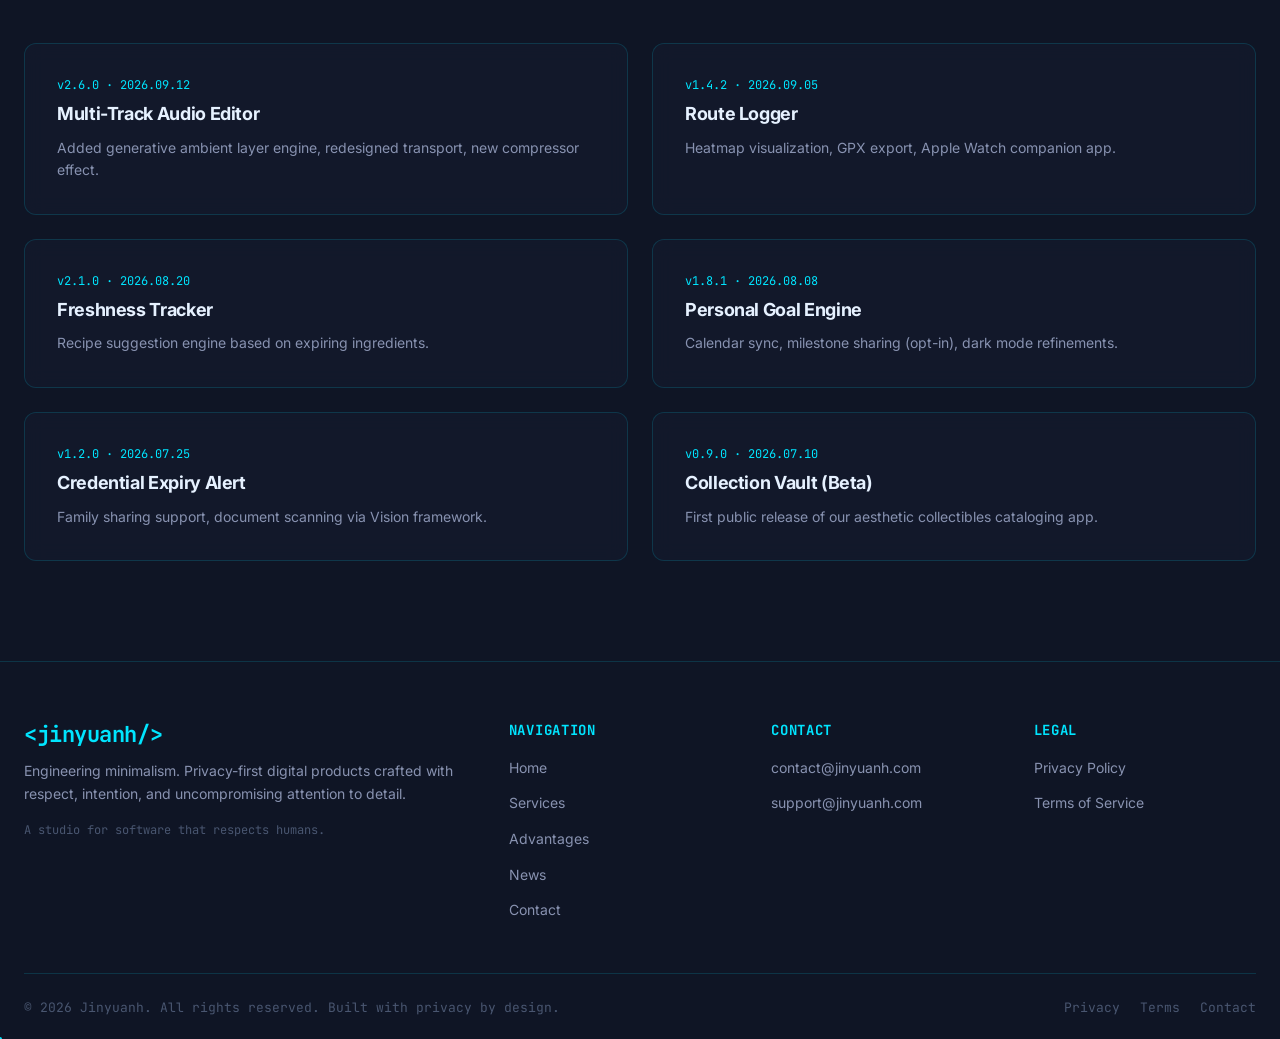
<file: news.html>
<!DOCTYPE html>
<html lang="en">
<head>
    <meta charset="UTF-8">
    <meta name="viewport" content="width=device-width, initial-scale=1.0">
    <meta name="theme-color" content="#0a0e1a">
    <title>News & Updates - Jinyuanh.com | Studio Updates & Tech Insights</title>
    <meta name="description" content="Latest updates from Jinyuanh studio: product releases, technical articles, App Store feature announcements, programmatic generation milestones, and privacy engineering research.">
    <meta name="robots" content="index, follow">
    <meta property="og:title" content="News & Updates - Jinyuanh.com">
    <meta property="og:url" content="https://jinyuanh.com/news.html">
    <link rel="canonical" href="https://jinyuanh.com/news.html">
    <link rel="alternate" hreflang="en" href="https://jinyuanh.com/news.html">
    <link rel="preconnect" href="https://fonts.googleapis.com">
    <link rel="preconnect" href="https://fonts.gstatic.com" crossorigin>
    <link href="https://fonts.googleapis.com/css2?family=Inter:wght@300;400;500;600;700;800&family=JetBrains+Mono:wght@400;500;700&display=swap" rel="stylesheet">
    <link rel="stylesheet" href="css/main.css">
</head>
<body>

<div class="loading-screen" id="loading-screen">
    <div class="loading-logo">&lt;jinyuanh/&gt;</div>
    <div class="loading-bar-container"><div class="loading-bar" id="loading-bar"></div></div>
    <div class="loading-text" id="loading-text">INITIALIZING SYSTEM</div>
    <div class="loading-percent" id="loading-percent">0%</div>
</div>

<canvas id="particles-canvas"></canvas>

<nav class="navbar" role="navigation" aria-label="Main navigation">
    <div class="nav-container">
        <a href="index.html" class="nav-logo" aria-label="Jinyuanh Home">
            <svg viewBox="0 0 40 40" fill="none" xmlns="http://www.w3.org/2000/svg" aria-hidden="true">
                <circle cx="20" cy="20" r="18" stroke="#00e5ff" stroke-width="2"/>
                <path d="M10 20 L18 12 L26 28 L30 20" stroke="#00e5ff" stroke-width="2" fill="none"/>
                <circle class="logo-dot" cx="20" cy="20" r="3" fill="#00e5ff"/>
            </svg>
            <span>&lt;jinyuanh/&gt;</span>
        </a>
        <ul class="nav-menu" role="menubar">
            <li role="none"><a href="index.html" role="menuitem">Home</a></li>
            <li role="none"><a href="services.html" role="menuitem">Services</a></li>
            <li role="none"><a href="advantages.html" role="menuitem">Advantages</a></li><li role="none"><a href="capabilities.html" role="menuitem">Capabilities</a></li><li role="none"><a href="products.html" role="menuitem">Products</a></li><li role="none"><a href="roadmap.html" role="menuitem">Roadmap</a></li>
            <li role="none"><a href="news.html" role="menuitem">News</a></li>
            <li role="none"><a href="contact.html" role="menuitem">Contact</a></li>
        </ul>
        <button class="nav-toggle" aria-label="Toggle navigation menu">
            <svg width="24" height="24" viewBox="0 0 24 24" fill="none" stroke="currentColor" stroke-width="2">
                <line x1="3" y1="12" x2="21" y2="12"></line>
                <line x1="3" y1="6" x2="21" y2="6"></line>
                <line x1="3" y1="18" x2="21" y2="18"></line>
            </svg>
        </button>
    </div>
</nav>

<section class="section" style="padding-top: 140px; min-height: 40vh;">
    <div class="container">
        <div class="section-header reveal">
            <span class="section-label">// Studio Dispatch</span>
            <h1 class="section-title" style="font-size: clamp(36px, 5vw, 56px);">News & Updates</h1>
            <p class="section-subtitle">Product launches, technical essays, App Store features, and thinking from inside the studio.</p>
        </div>
    </div>
</section>

<section class="section" style="padding-top: 0;">
    <div class="container">
        <article class="card reveal" style="margin-bottom: 24px;">
            <div style="display: flex; gap: 8px; margin-bottom: 16px; flex-wrap: wrap;">
                <span class="service-tile-tag">Featured</span>
                <span class="service-tile-tag">App Release</span>
                <span class="service-tile-tag">2026.09</span>
            </div>
            <h2 style="font-size: 28px; margin-bottom: 12px;">Multi-Track Audio Editor 2.0 — Generative Ambient Layers</h2>
            <p style="margin-bottom: 16px;">Our flagship offline audio application rebuilt with a new generative engine creating endless ambient textures in real-time. Combined with zero-touch privacy and an entirely redesigned interface, this represents our most ambitious iteration yet.</p>
            <div style="font-family: var(--font-mono); font-size: 13px; color: var(--text-muted);">By Studio Team · 5 min read · Engineering</div>
        </article>
        <div class="grid grid-2">
            <article class="card reveal">
                <div style="display: flex; gap: 8px; margin-bottom: 16px; flex-wrap: wrap;">
                    <span class="service-tile-tag">Engineering</span>
                    <span class="service-tile-tag">Privacy</span>
                </div>
                <h3 style="font-size: 22px; margin-bottom: 12px;">Why We Process Everything On-Device</h3>
                <p>A technical essay on the architectural decisions behind our privacy-first product matrix.</p>
                <div style="font-family: var(--font-mono); font-size: 12px; color: var(--text-muted); margin-top: 16px;">2026.08 · Engineering</div>
            </article>
            <article class="card reveal">
                <div style="display: flex; gap: 8px; margin-bottom: 16px; flex-wrap: wrap;">
                    <span class="service-tile-tag">Design</span>
                    <span class="service-tile-tag">UX</span>
                </div>
                <h3 style="font-size: 22px; margin-bottom: 12px;">Minimalism vs. Function: Our Design Hierarchy</h3>
                <p>How we decide what stays and what goes in our interfaces — the ranking of pixels, motion, and meaning.</p>
                <div style="font-family: var(--font-mono); font-size: 12px; color: var(--text-muted); margin-top: 16px;">2026.07 · Design</div>
            </article>
            <article class="card reveal">
                <div style="display: flex; gap: 8px; margin-bottom: 16px; flex-wrap: wrap;">
                    <span class="service-tile-tag">Release</span>
                    <span class="service-tile-tag">App Store</span>
                </div>
                <h3 style="font-size: 22px; margin-bottom: 12px;">Route Logger Reaches 100k Downloads</h3>
                <p>A milestone for our locally-stored, GPS-based journey tracker — completely free of cloud sync.</p>
                <div style="font-family: var(--font-mono); font-size: 12px; color: var(--text-muted); margin-top: 16px;">2026.07 · Product</div>
            </article>
            <article class="card reveal">
                <div style="display: flex; gap: 8px; margin-bottom: 16px; flex-wrap: wrap;">
                    <span class="service-tile-tag">R&D</span>
                    <span class="service-tile-tag">AI</span>
                </div>
                <h3 style="font-size: 22px; margin-bottom: 12px;">Programmatic Generation Research Update</h3>
                <p>Our latest procedural algorithms for content variation, organic visual composition, and adaptive audio.</p>
                <div style="font-family: var(--font-mono); font-size: 12px; color: var(--text-muted); margin-top: 16px;">2026.06 · Research</div>
            </article>
        </div>
    </div>
</section>

<section class="section" style="background: var(--bg-secondary);">
    <div class="container">
        <div class="section-header reveal">
            <span class="section-label">// Archive</span>
            <h2 class="section-title">Recent Releases</h2>
            <p class="section-subtitle">Version history and release notes from the past quarter.</p>
        </div>
        <div class="grid grid-2">
            <div class="card reveal">
                <div style="font-family: var(--font-mono); font-size: 12px; color: var(--accent-cyan); margin-bottom: 8px;">v2.6.0 · 2026.09.12</div>
                <h3 style="font-size: 18px;">Multi-Track Audio Editor</h3>
                <p style="font-size: 14px;">Added generative ambient layer engine, redesigned transport, new compressor effect.</p>
            </div>
            <div class="card reveal">
                <div style="font-family: var(--font-mono); font-size: 12px; color: var(--accent-cyan); margin-bottom: 8px;">v1.4.2 · 2026.09.05</div>
                <h3 style="font-size: 18px;">Route Logger</h3>
                <p style="font-size: 14px;">Heatmap visualization, GPX export, Apple Watch companion app.</p>
            </div>
            <div class="card reveal">
                <div style="font-family: var(--font-mono); font-size: 12px; color: var(--accent-cyan); margin-bottom: 8px;">v2.1.0 · 2026.08.20</div>
                <h3 style="font-size: 18px;">Freshness Tracker</h3>
                <p style="font-size: 14px;">Recipe suggestion engine based on expiring ingredients.</p>
            </div>
            <div class="card reveal">
                <div style="font-family: var(--font-mono); font-size: 12px; color: var(--accent-cyan); margin-bottom: 8px;">v1.8.1 · 2026.08.08</div>
                <h3 style="font-size: 18px;">Personal Goal Engine</h3>
                <p style="font-size: 14px;">Calendar sync, milestone sharing (opt-in), dark mode refinements.</p>
            </div>
            <div class="card reveal">
                <div style="font-family: var(--font-mono); font-size: 12px; color: var(--accent-cyan); margin-bottom: 8px;">v1.2.0 · 2026.07.25</div>
                <h3 style="font-size: 18px;">Credential Expiry Alert</h3>
                <p style="font-size: 14px;">Family sharing support, document scanning via Vision framework.</p>
            </div>
            <div class="card reveal">
                <div style="font-family: var(--font-mono); font-size: 12px; color: var(--accent-cyan); margin-bottom: 8px;">v0.9.0 · 2026.07.10</div>
                <h3 style="font-size: 18px;">Collection Vault (Beta)</h3>
                <p style="font-size: 14px;">First public release of our aesthetic collectibles cataloging app.</p>
            </div>
        </div>
    </div>
</section>

<footer class="footer" role="contentinfo">
    <div class="container">
        <div class="footer-grid">
            <div class="footer-brand">
                <h3>&lt;jinyuanh/&gt;</h3>
                <p>Engineering minimalism. Privacy-first digital products crafted with respect, intention, and uncompromising attention to detail.</p>
                <p style="font-family: var(--font-mono); font-size: 12px; color: var(--text-muted);">A studio for software that respects humans.</p>
            </div>
            <div>
                <h4>Navigation</h4>
                <ul>
                    <li><a href="index.html">Home</a></li>
                    <li><a href="services.html">Services</a></li>
                    <li><a href="advantages.html">Advantages</a></li>
                    <li><a href="news.html">News</a></li>
                    <li><a href="contact.html">Contact</a></li>
                </ul>
            </div>
            <div>
                <h4>Contact</h4>
                <ul>
                    <li><a href="mailto:contact@jinyuanh.com">contact@jinyuanh.com</a></li>
                    <li><a href="mailto:support@jinyuanh.com">support@jinyuanh.com</a></li>
                </ul>
            </div>
            <div>
                <h4>Legal</h4>
                <ul>
                    <li><a href="privacy-policy.html">Privacy Policy</a></li>
                    <li><a href="terms-of-service.html">Terms of Service</a></li>
                </ul>
            </div>
        </div>
        <div class="footer-bottom">
            <p>&copy; 2026 Jinyuanh. All rights reserved. Built with privacy by design.</p>
            <div class="footer-bottom-links">
                <a href="privacy-policy.html">Privacy</a>
                <a href="terms-of-service.html">Terms</a>
                <a href="contact.html">Contact</a>
            </div>
        </div>
    </div>
</footer>

<script src="js/main.js"></script>
<script src="js/enhancements.js"></script>
</body>
</html>
</file>
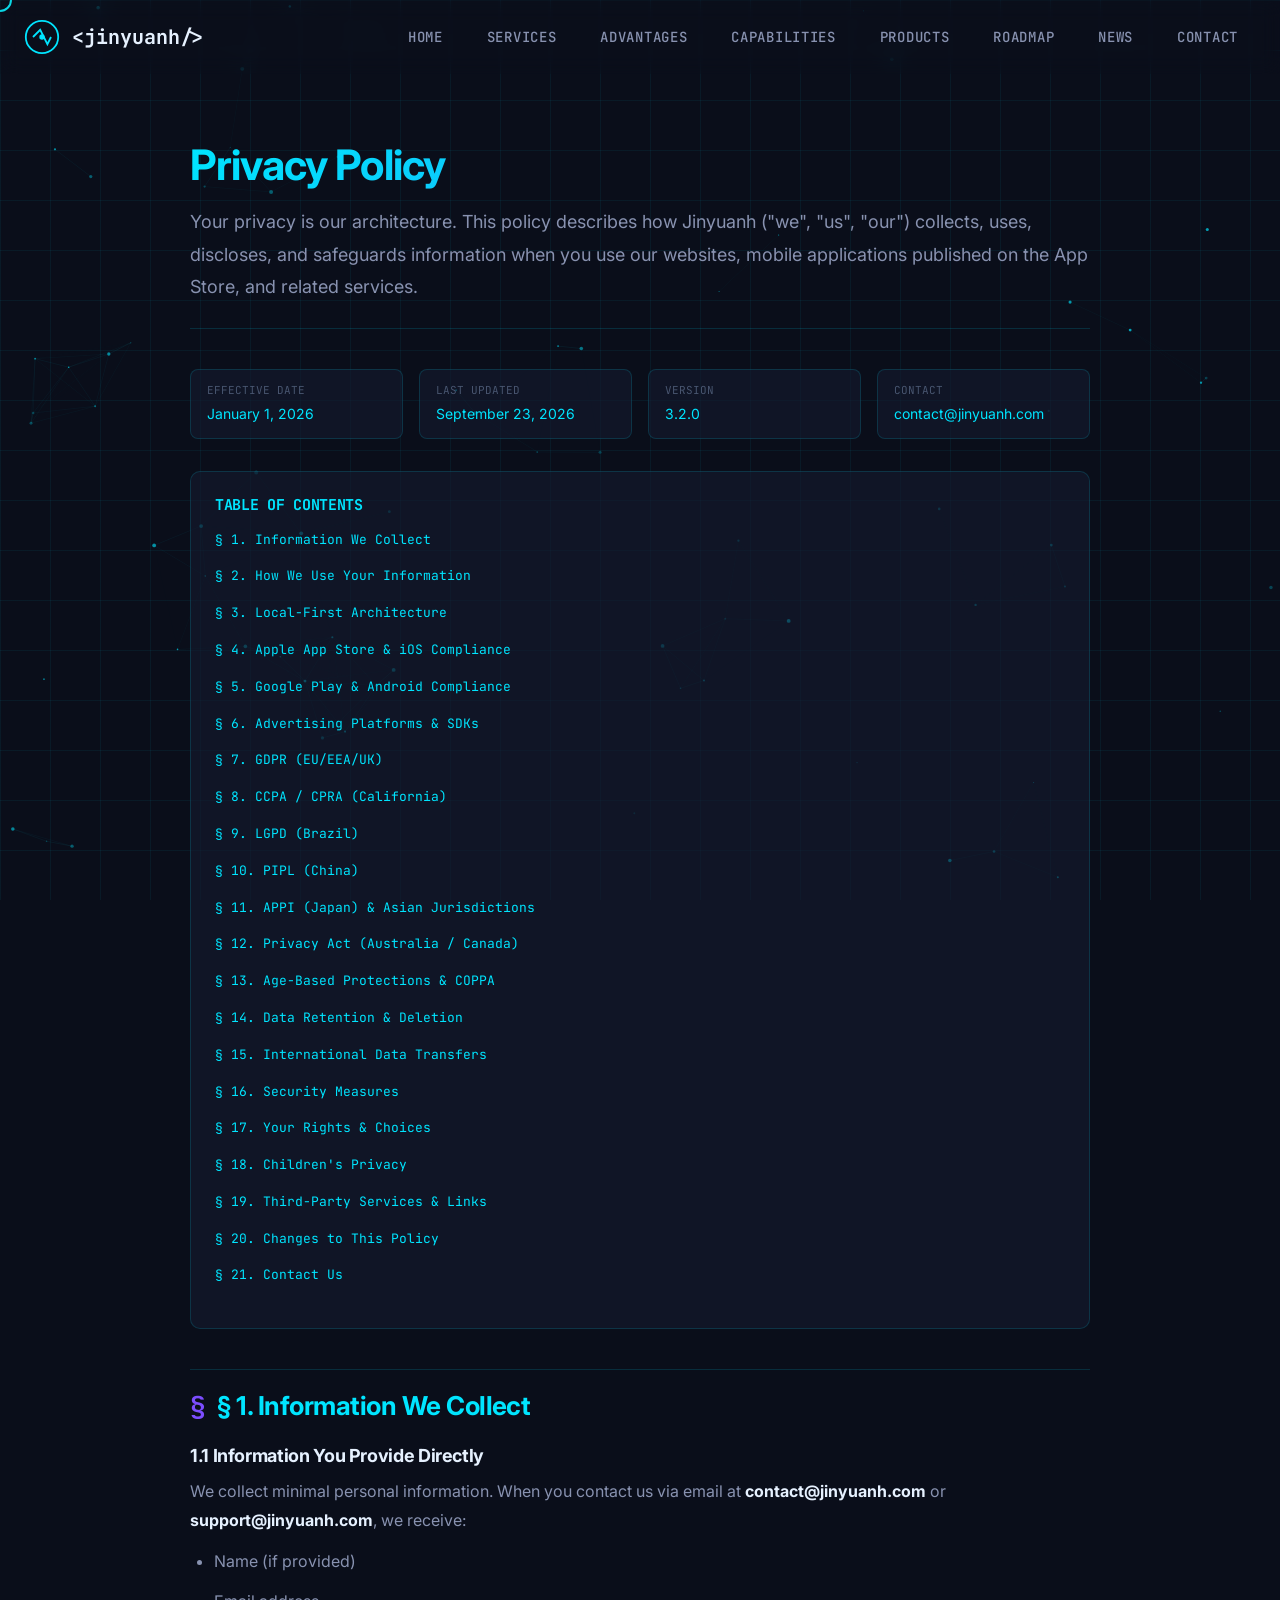
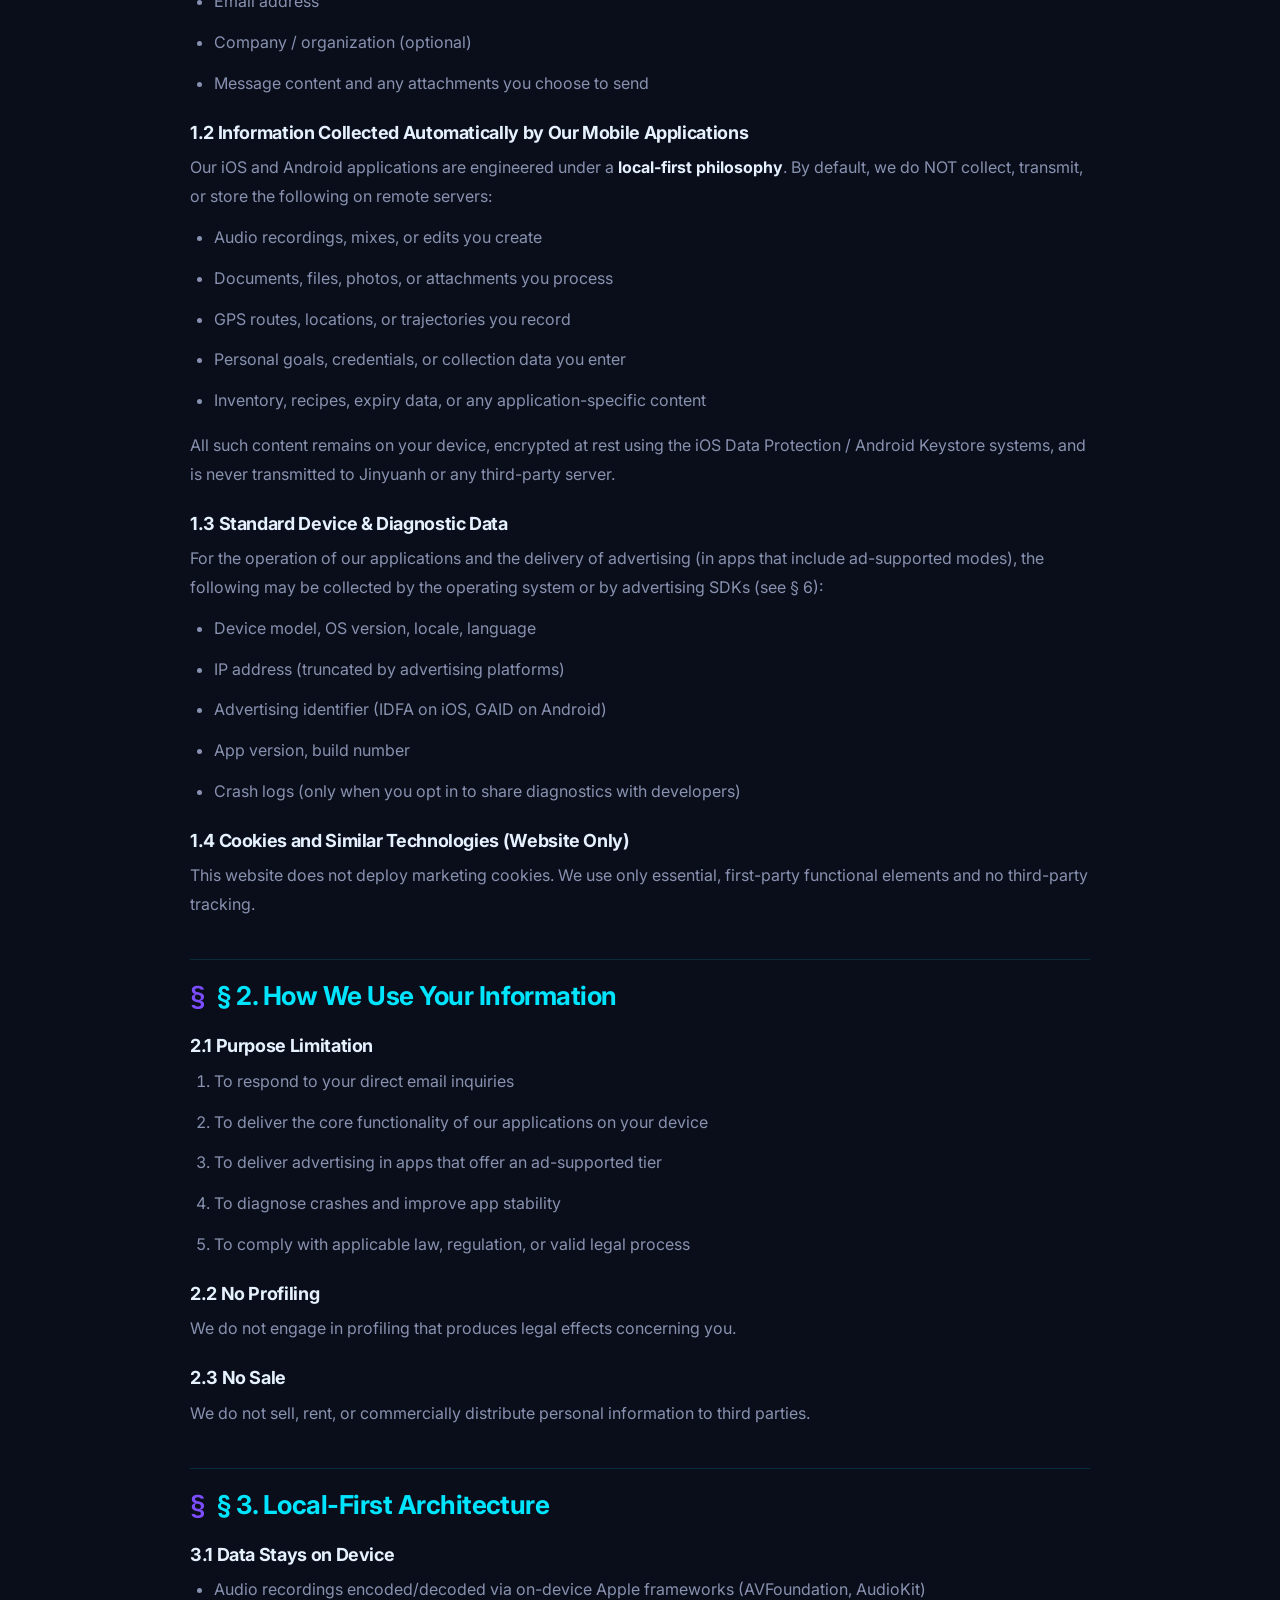
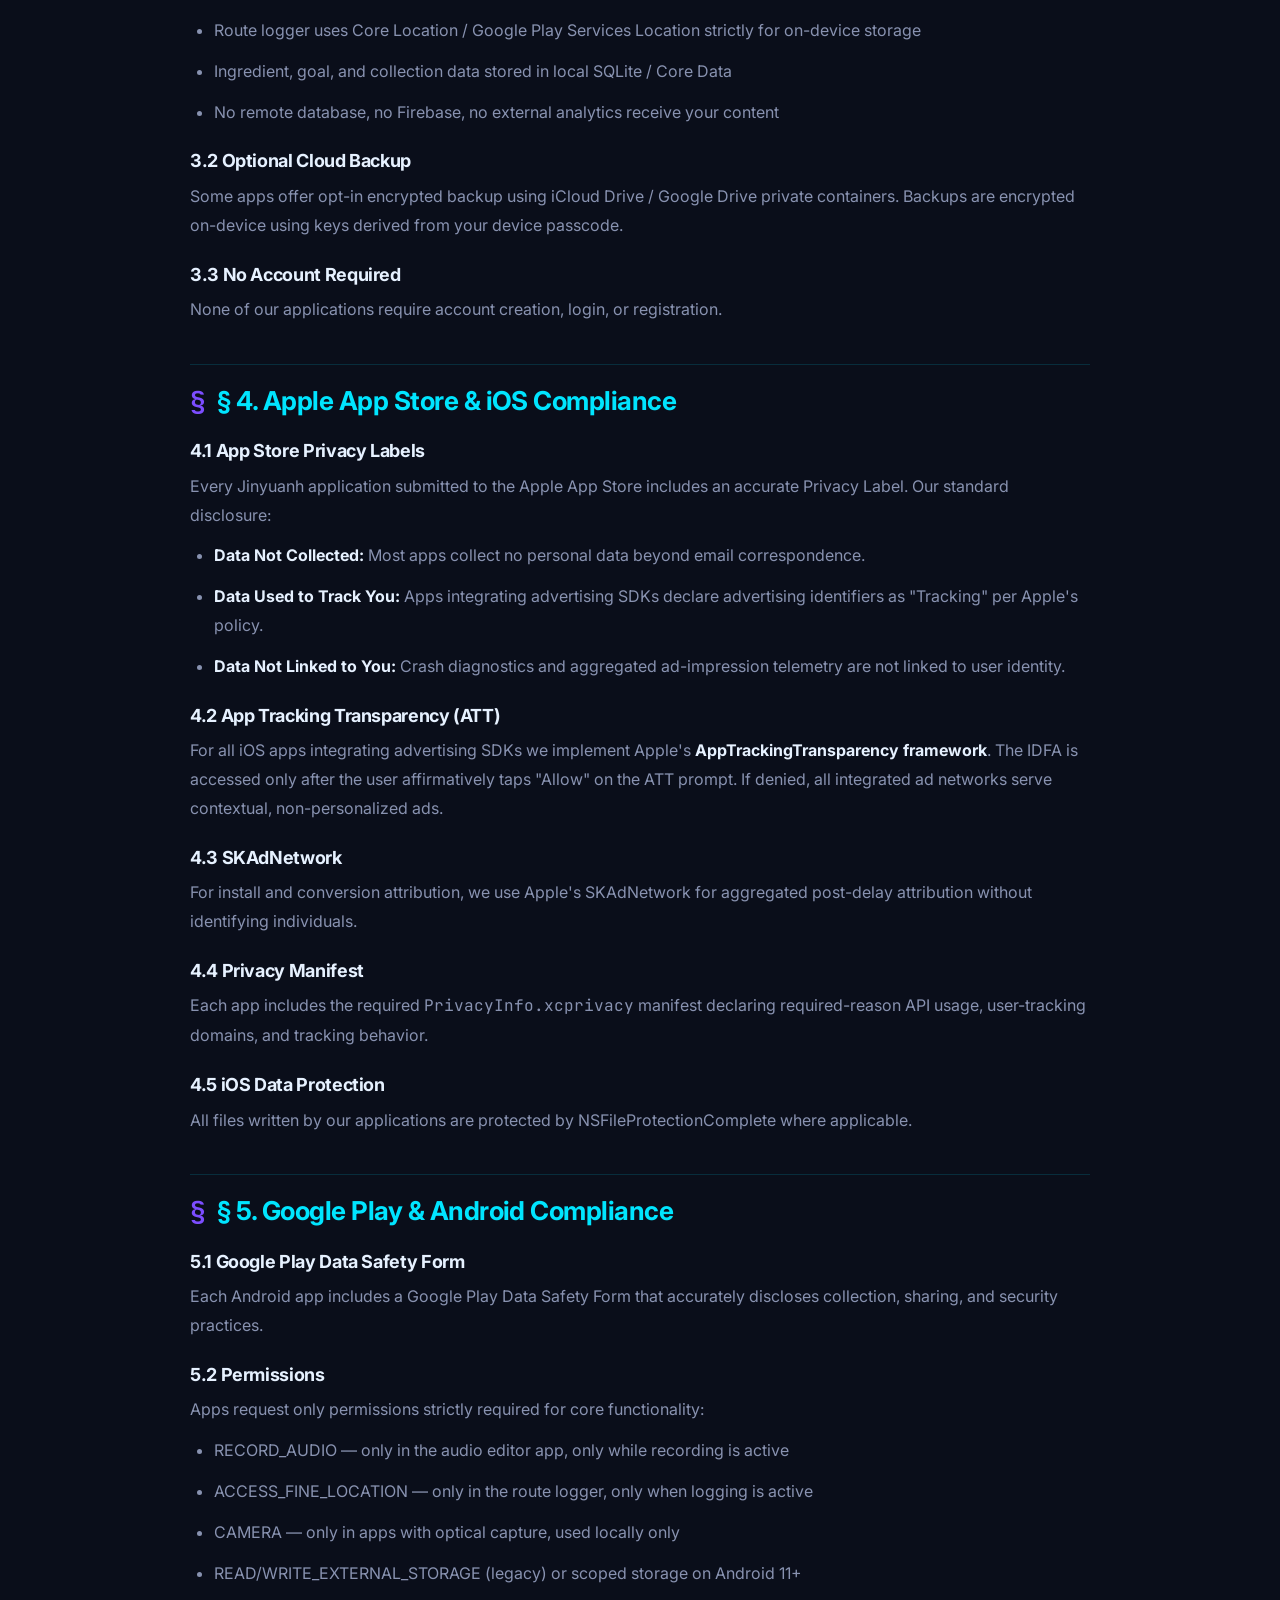
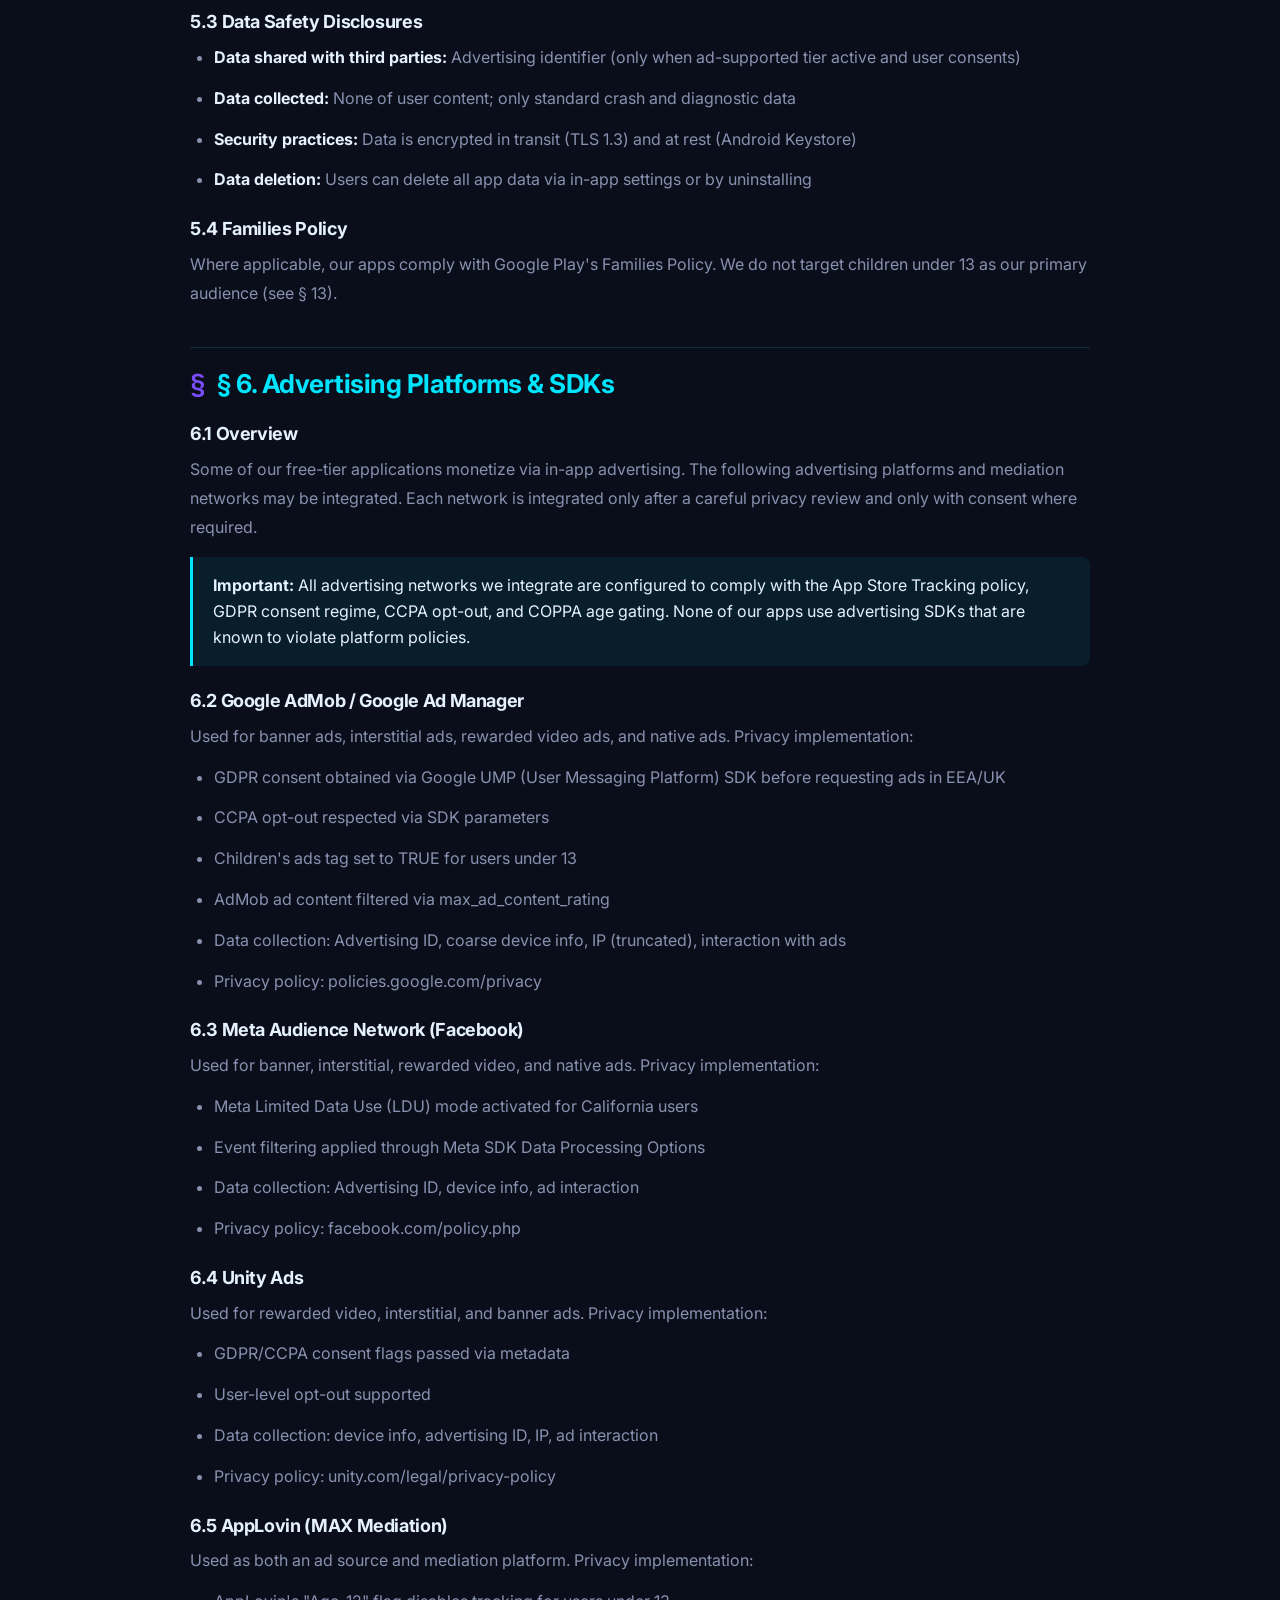
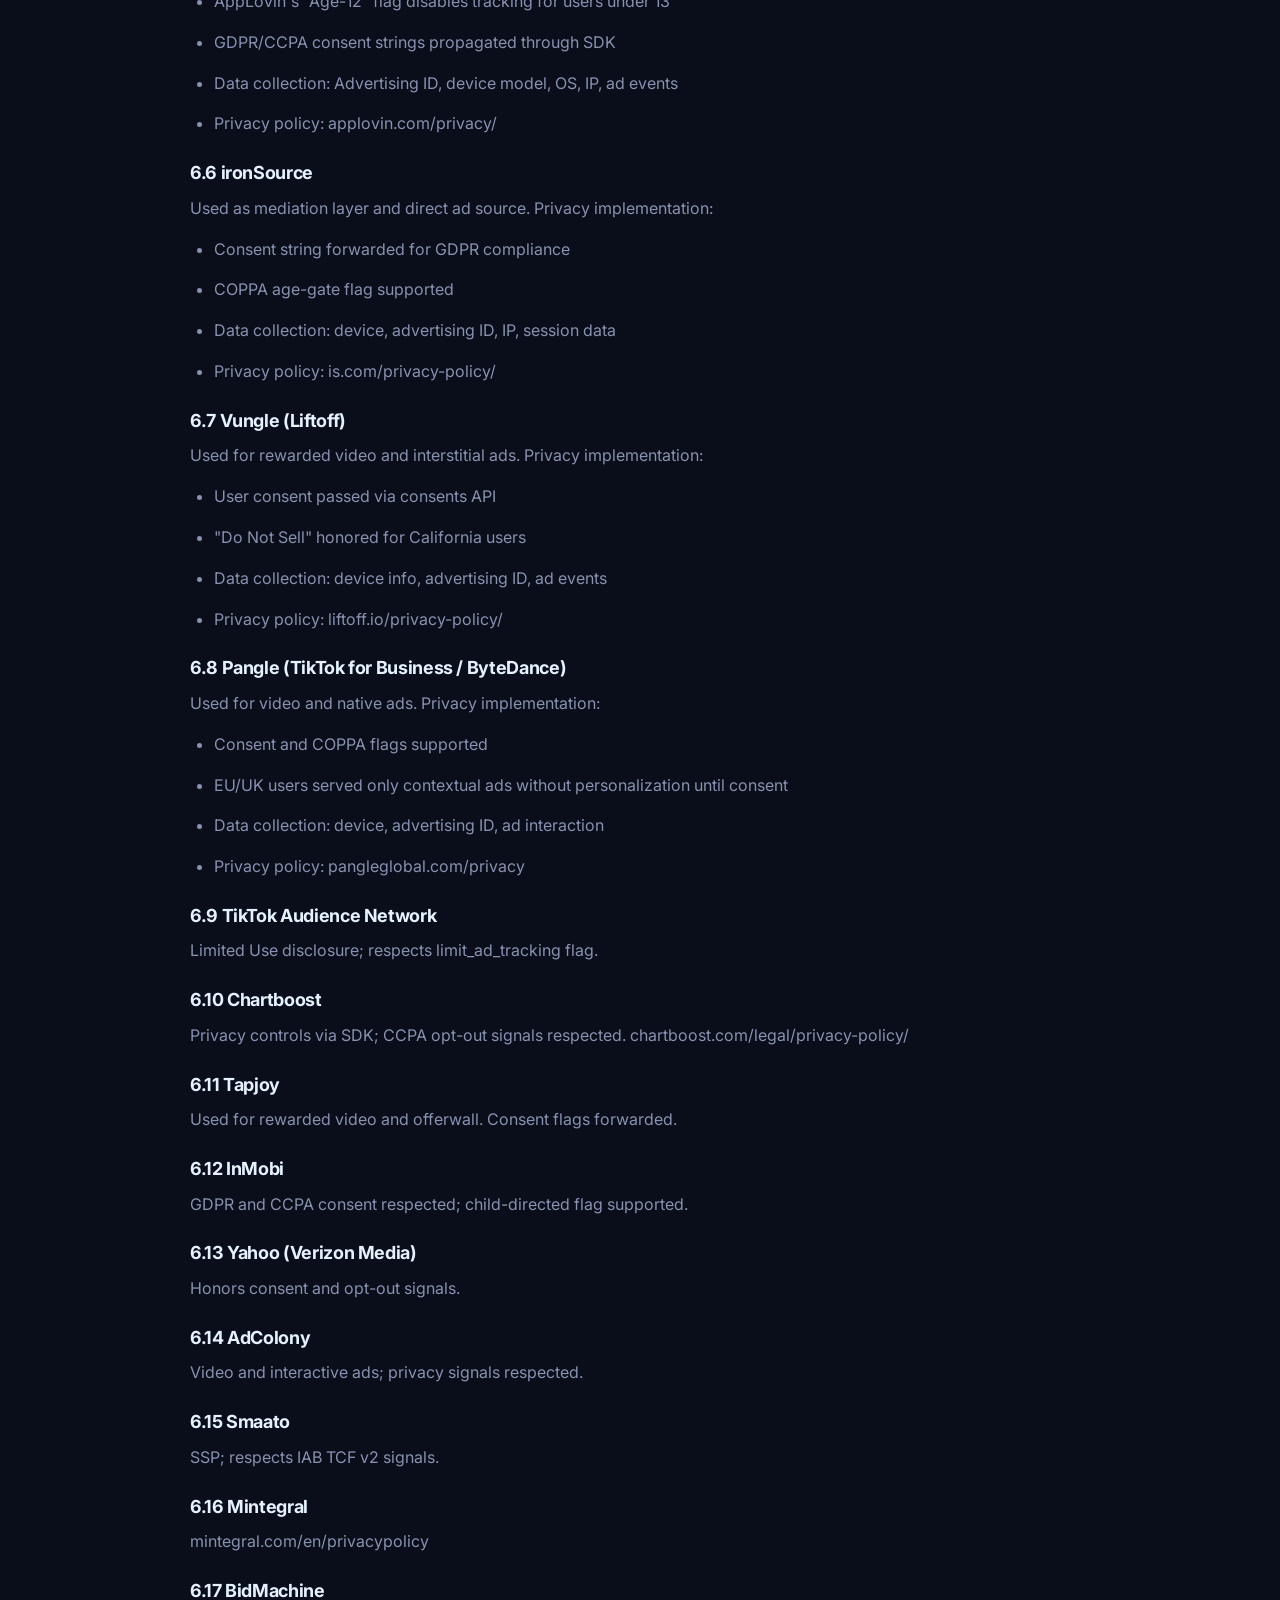
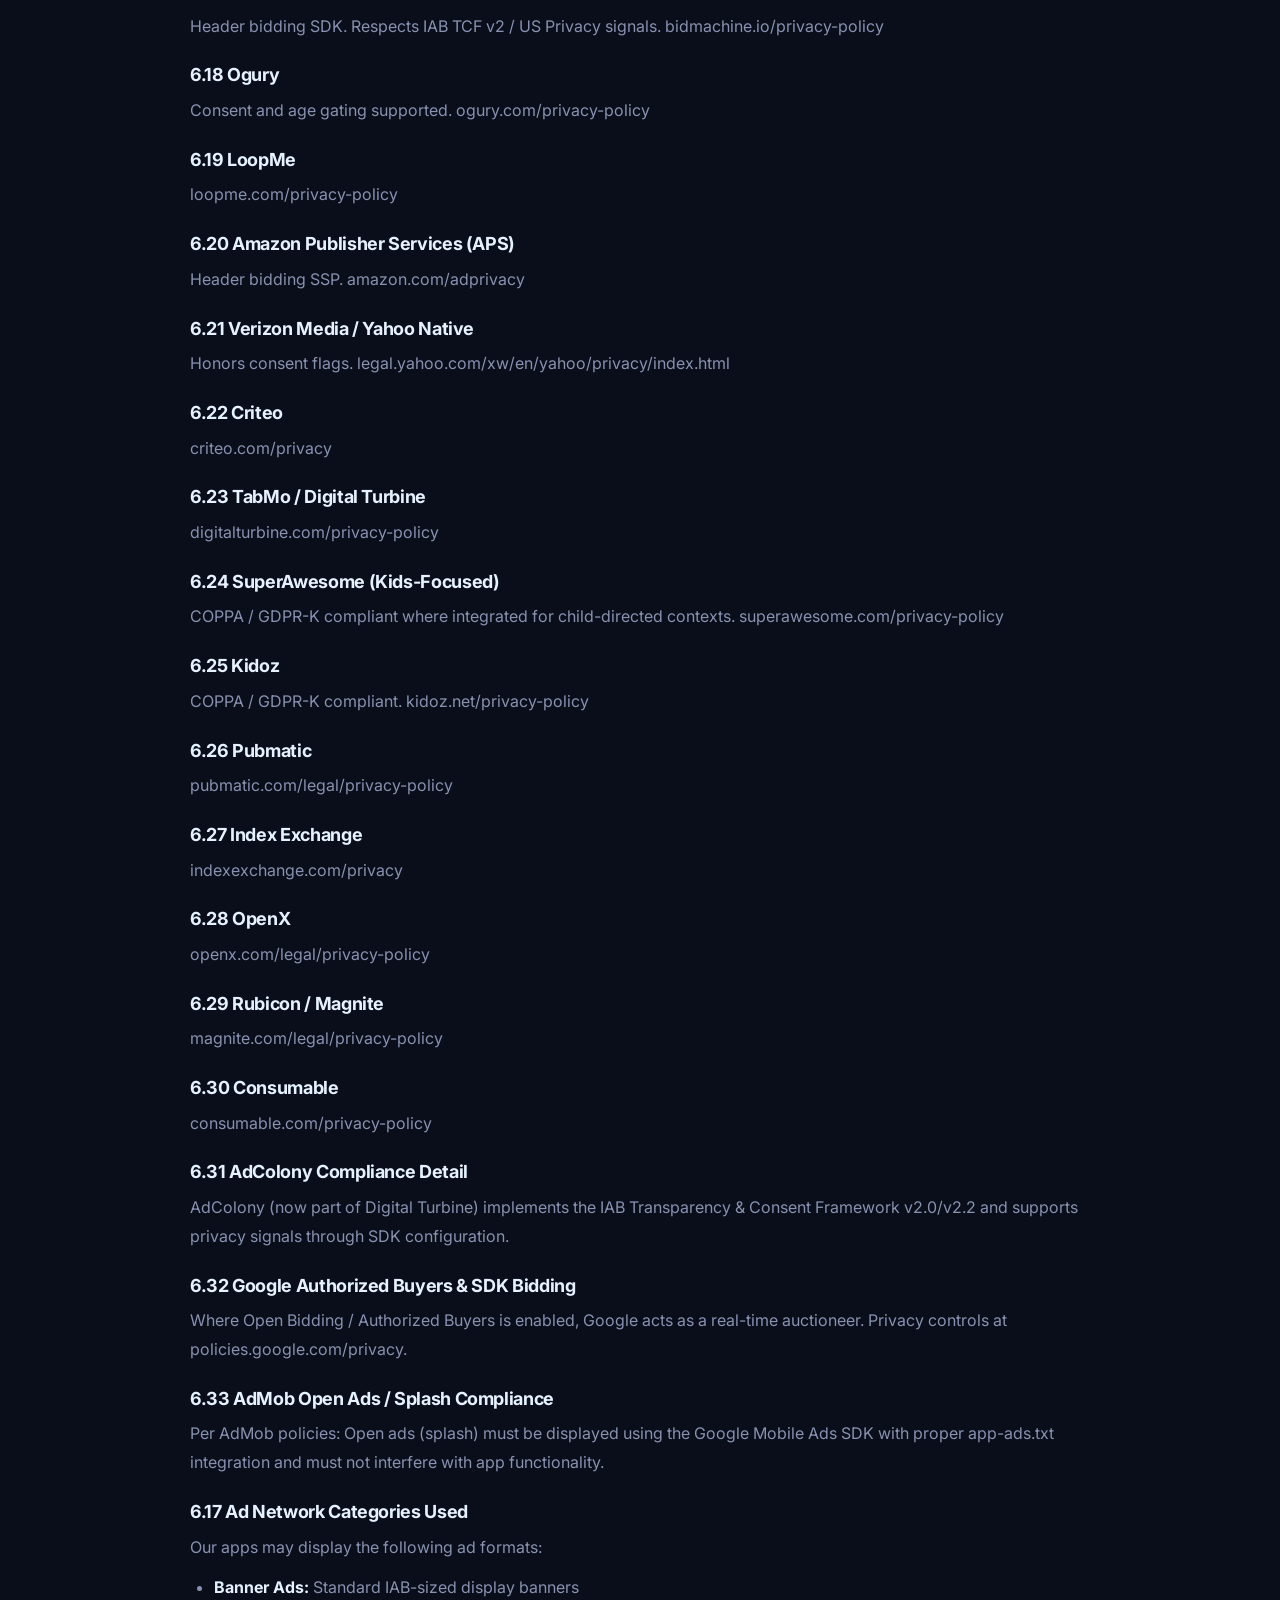
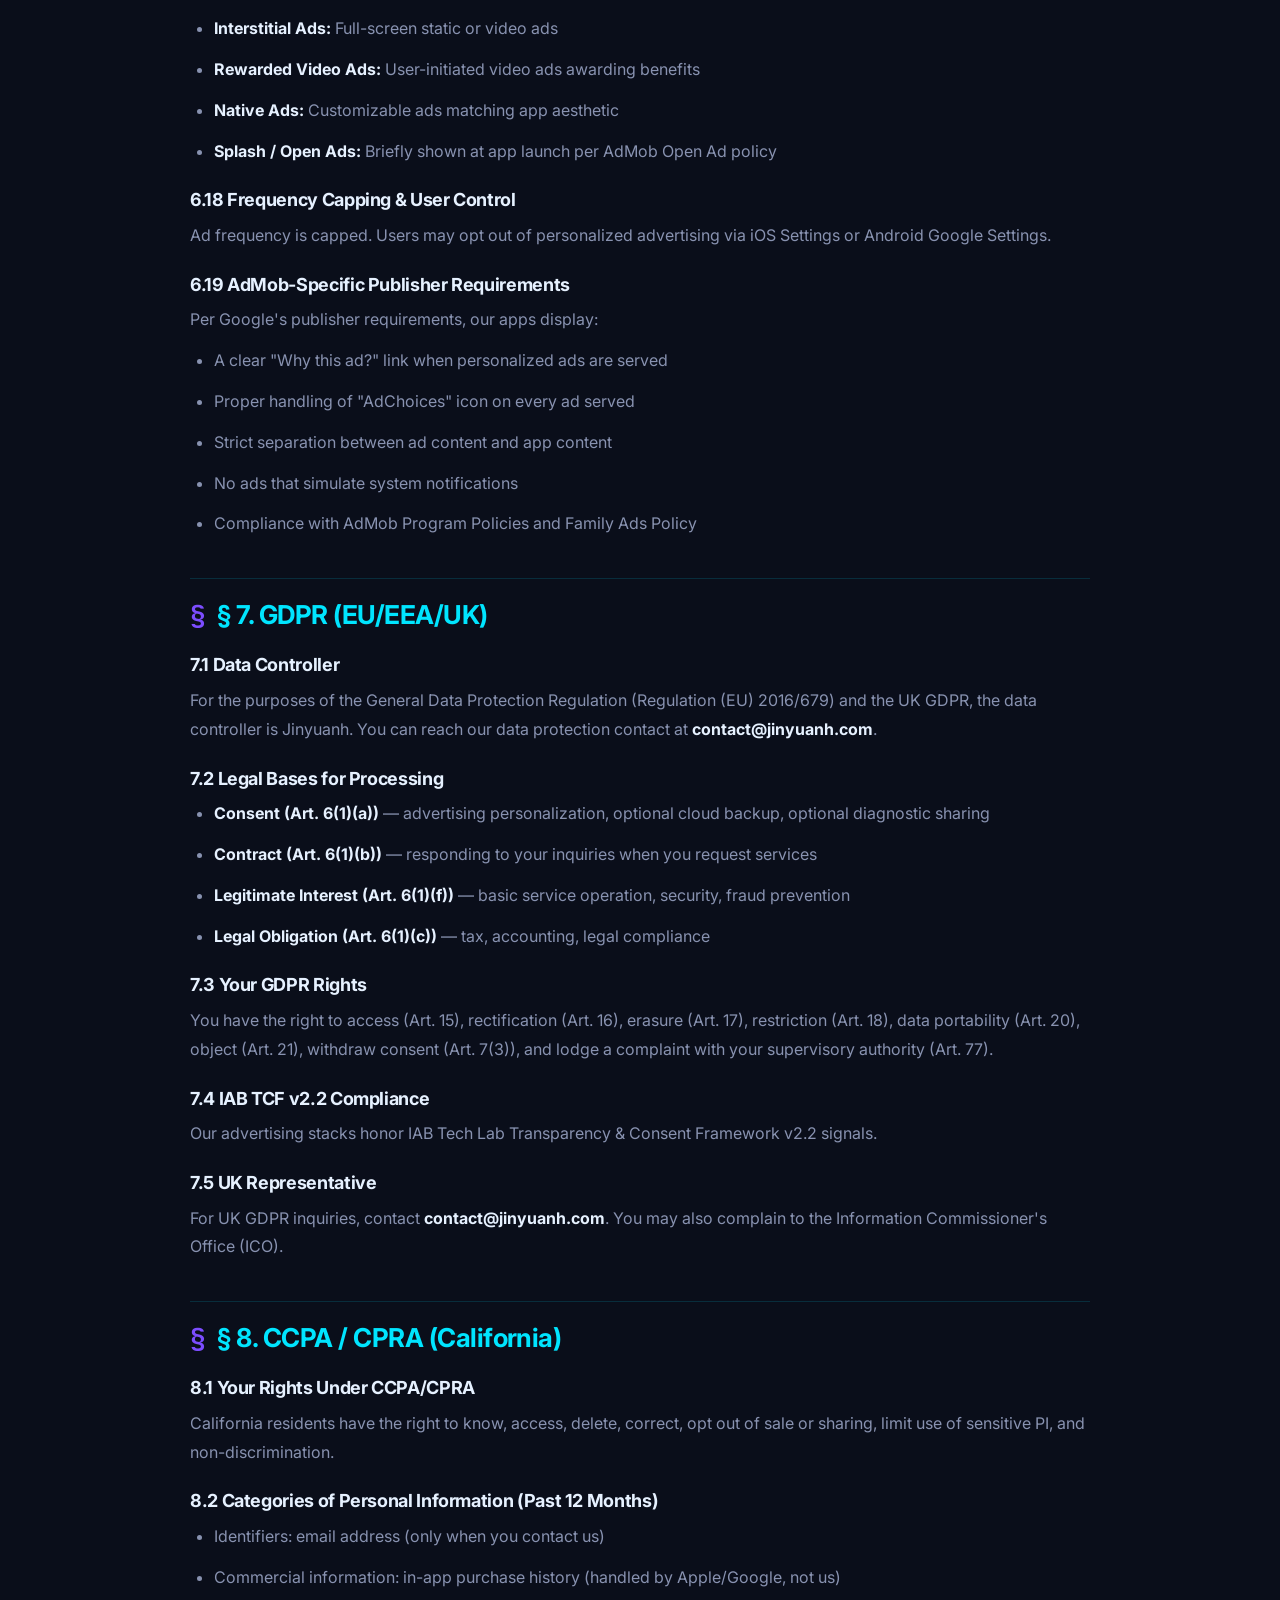
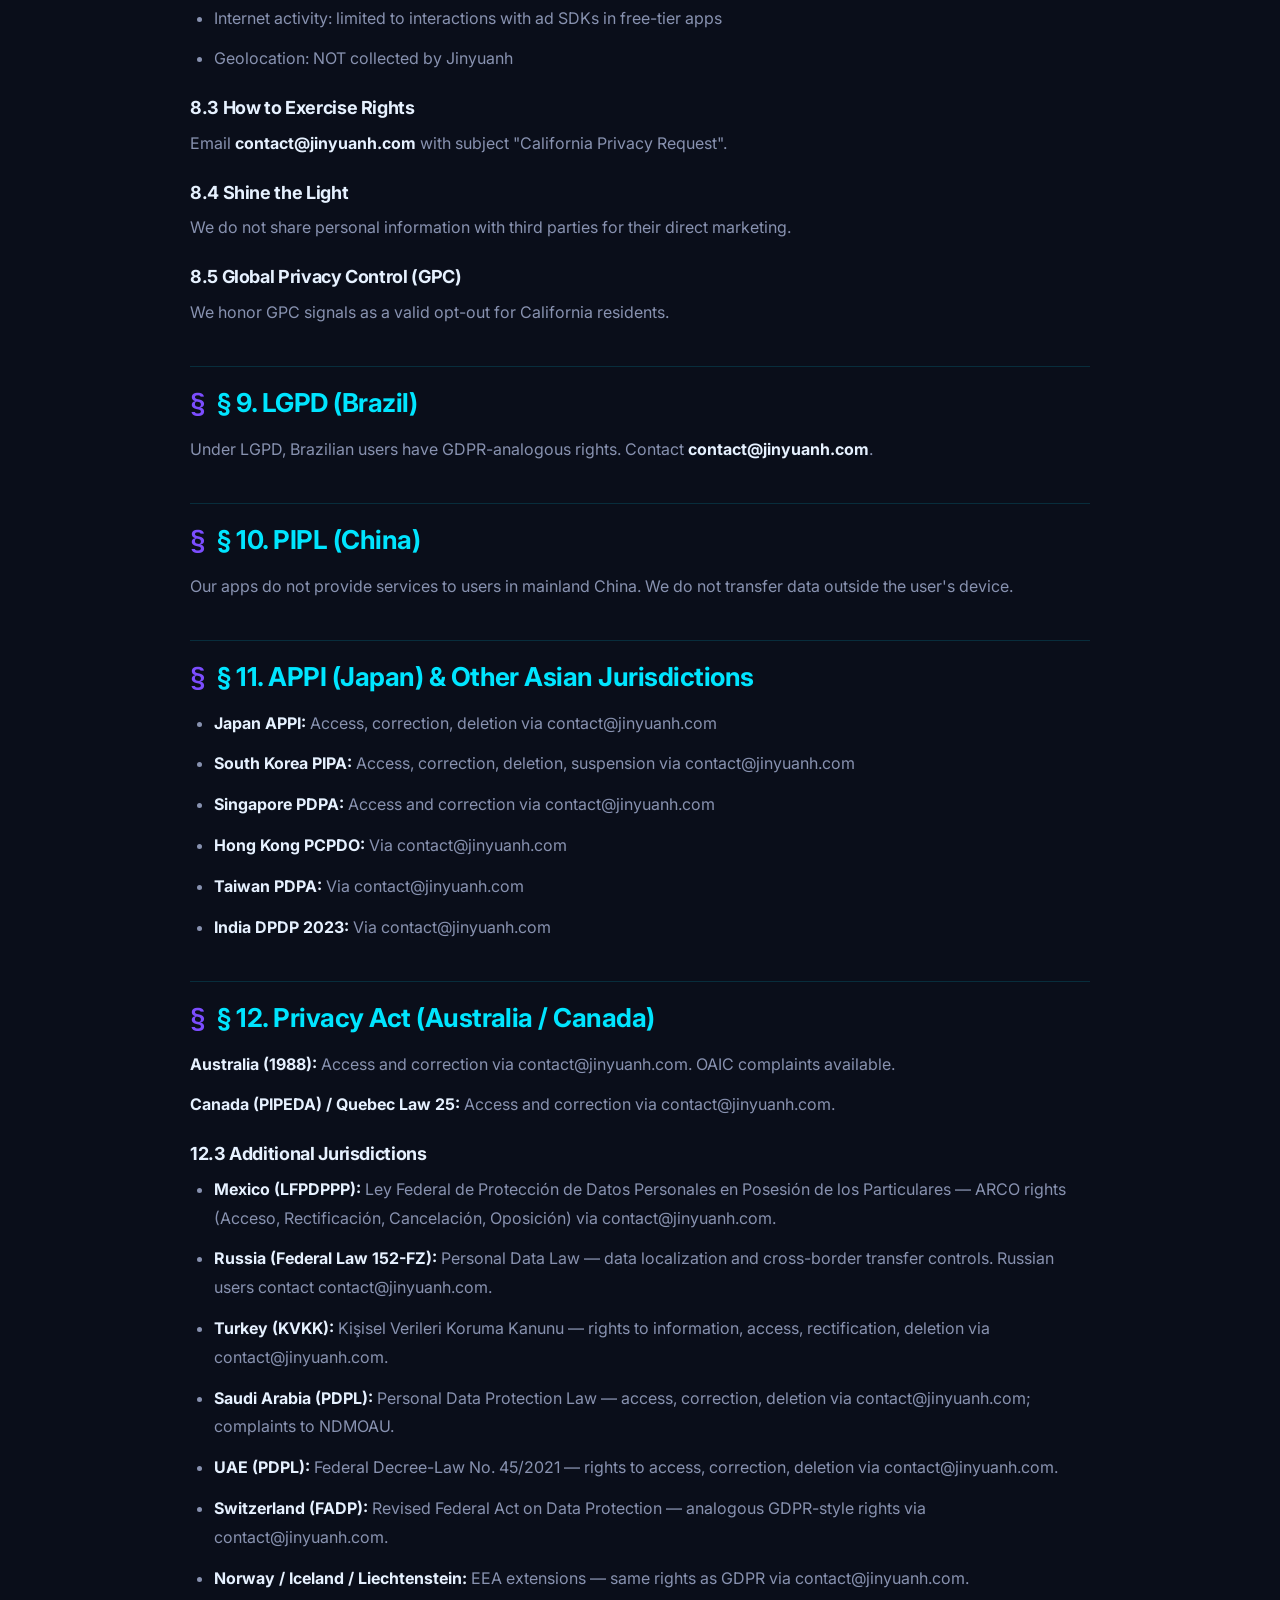
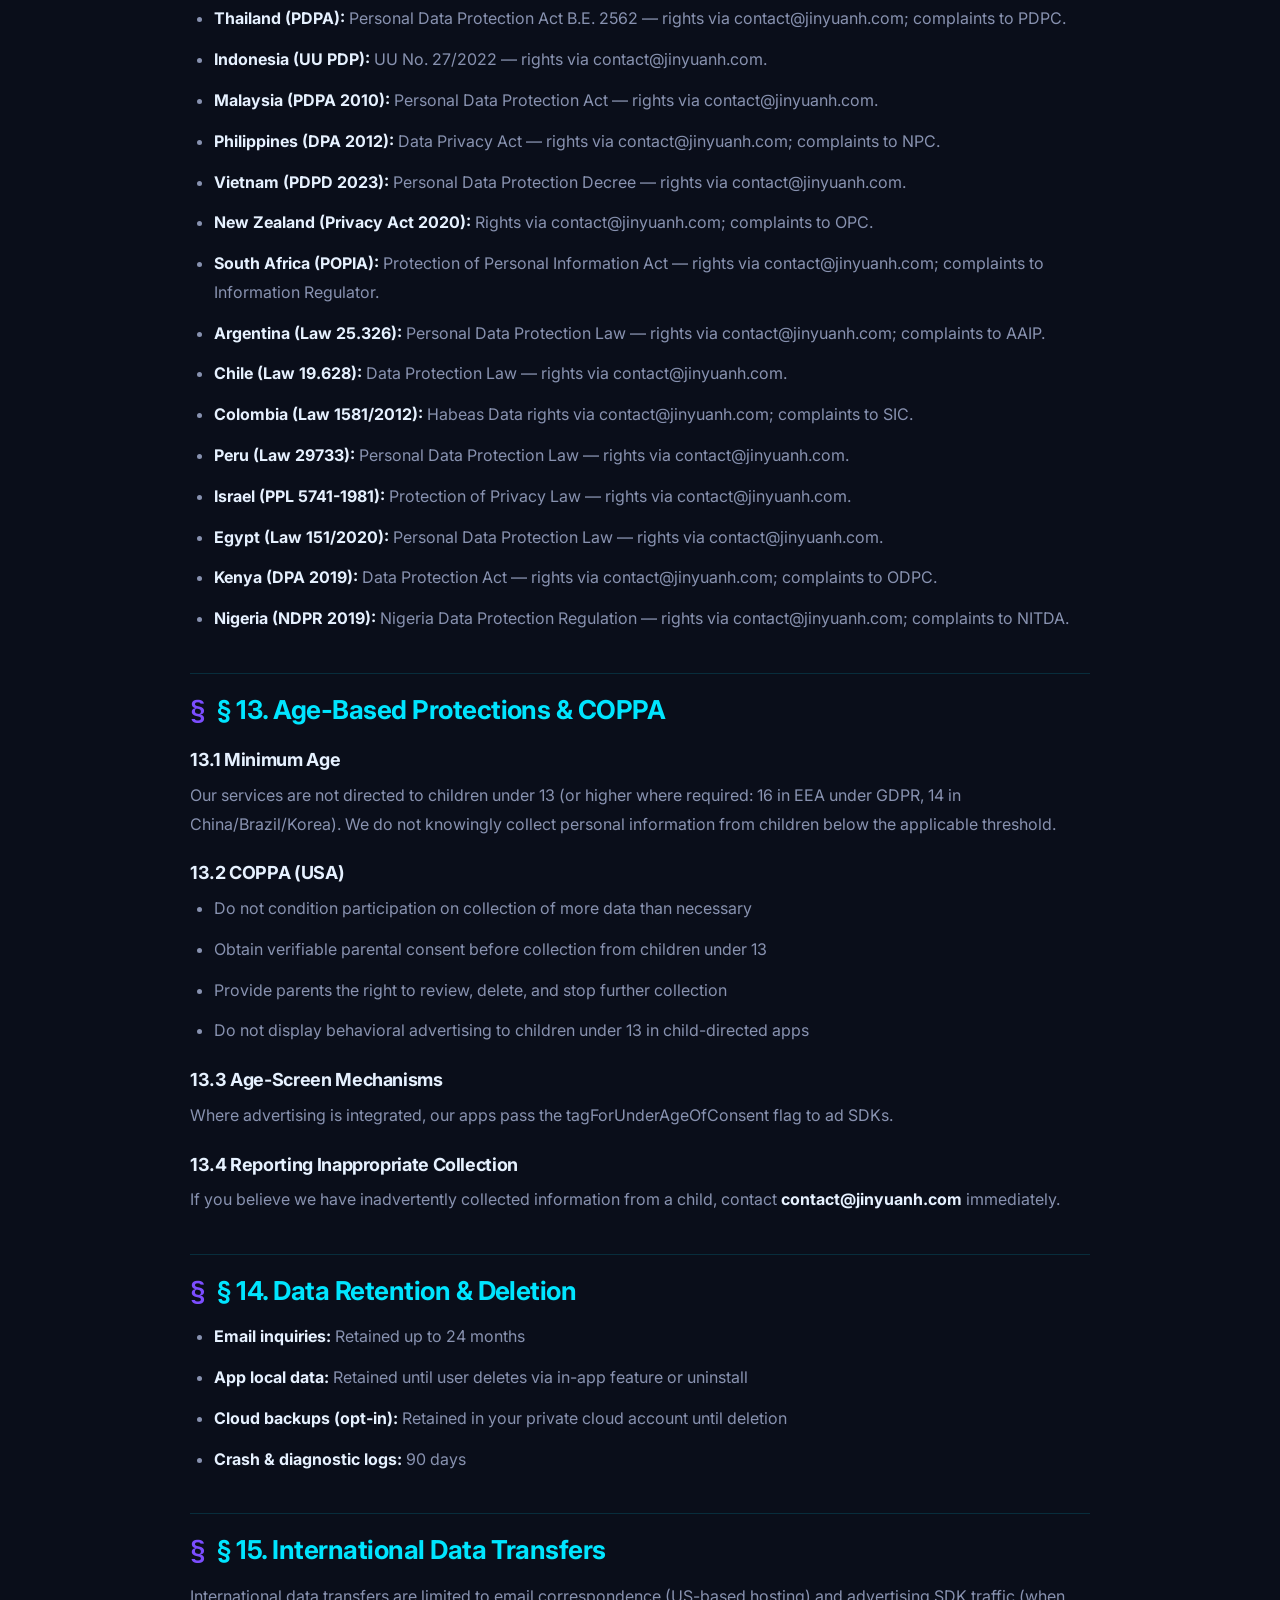
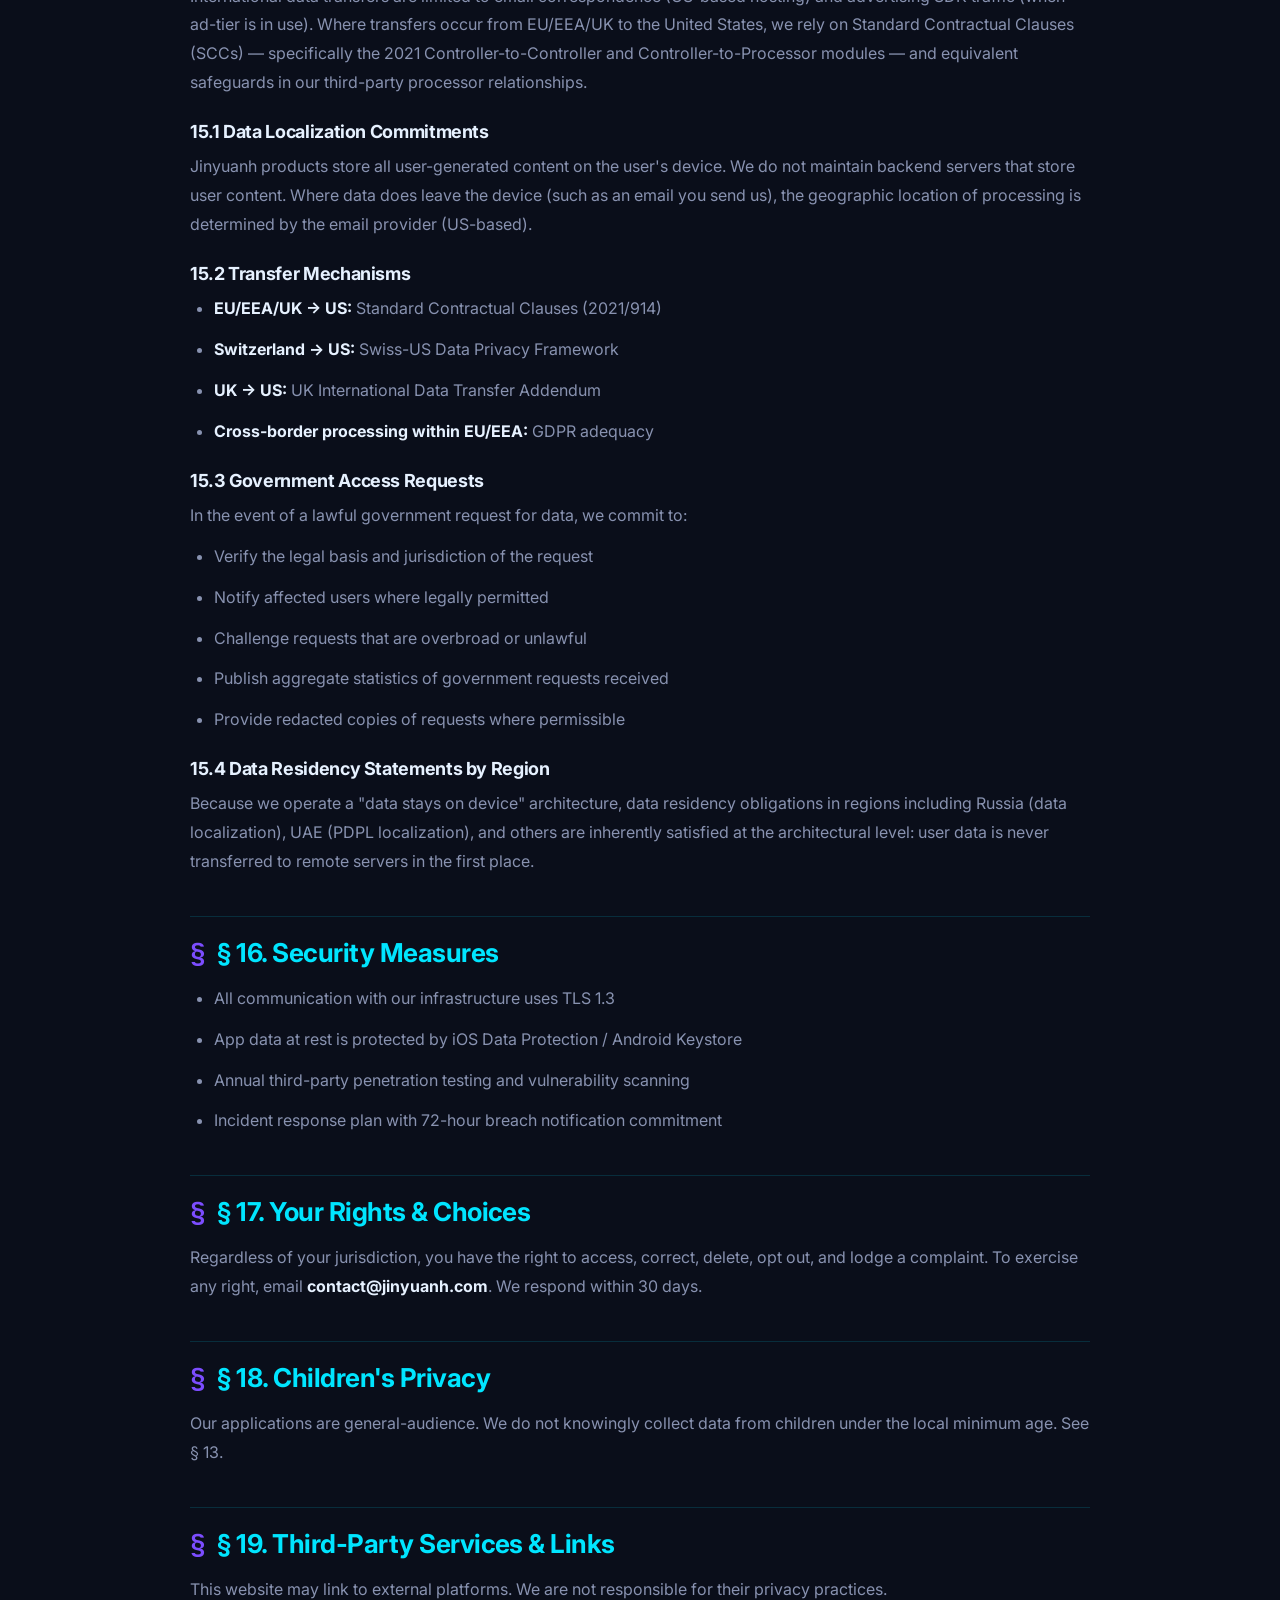
<file: privacy-policy.html>
<!DOCTYPE html>
<html lang="en">
<head>
    <meta charset="UTF-8">
    <meta name="viewport" content="width=device-width, initial-scale=1.0">
    <meta name="theme-color" content="#0a0e1a">
    <title>Privacy Policy - Jinyuanh.com | Comprehensive Data Protection & App Compliance</title>
    <meta name="description" content="Complete privacy policy covering App Store compliance, GDPR, CCPA, COPPA, regional data laws, advertising platforms (Google AdMob, Meta Audience Network, Unity Ads, AppLovin, ironSource, Vungle, Pangle, TikTok), and age-based protections.">
    <meta name="robots" content="index, follow">
    <link rel="canonical" href="https://jinyuanh.com/privacy-policy.html">
    <link rel="alternate" hreflang="en" href="https://jinyuanh.com/privacy-policy.html">
    <link rel="preconnect" href="https://fonts.googleapis.com">
    <link rel="preconnect" href="https://fonts.gstatic.com" crossorigin>
    <link href="https://fonts.googleapis.com/css2?family=Inter:wght@300;400;500;600;700;800&family=JetBrains+Mono:wght@400;500;700&display=swap" rel="stylesheet">
    <link rel="stylesheet" href="css/main.css">
</head>
<body>

<div class="loading-screen" id="loading-screen">
    <div class="loading-logo">&lt;jinyuanh/&gt;</div>
    <div class="loading-bar-container"><div class="loading-bar" id="loading-bar"></div></div>
    <div class="loading-text" id="loading-text">INITIALIZING SYSTEM</div>
    <div class="loading-percent" id="loading-percent">0%</div>
</div>

<canvas id="particles-canvas"></canvas>

<nav class="navbar" role="navigation" aria-label="Main navigation">
    <div class="nav-container">
        <a href="index.html" class="nav-logo" aria-label="Jinyuanh Home">
            <svg viewBox="0 0 40 40" fill="none" xmlns="http://www.w3.org/2000/svg" aria-hidden="true">
                <circle cx="20" cy="20" r="18" stroke="#00e5ff" stroke-width="2"/>
                <path d="M10 20 L18 12 L26 28 L30 20" stroke="#00e5ff" stroke-width="2" fill="none"/>
                <circle class="logo-dot" cx="20" cy="20" r="3" fill="#00e5ff"/>
            </svg>
            <span>&lt;jinyuanh/&gt;</span>
        </a>
        <ul class="nav-menu" role="menubar">
            <li role="none"><a href="index.html" role="menuitem">Home</a></li>
            <li role="none"><a href="services.html" role="menuitem">Services</a></li>
            <li role="none"><a href="advantages.html" role="menuitem">Advantages</a></li><li role="none"><a href="capabilities.html" role="menuitem">Capabilities</a></li><li role="none"><a href="products.html" role="menuitem">Products</a></li><li role="none"><a href="roadmap.html" role="menuitem">Roadmap</a></li>
            <li role="none"><a href="news.html" role="menuitem">News</a></li>
            <li role="none"><a href="contact.html" role="menuitem">Contact</a></li>
        </ul>
        <button class="nav-toggle" aria-label="Toggle navigation menu">
            <svg width="24" height="24" viewBox="0 0 24 24" fill="none" stroke="currentColor" stroke-width="2">
                <line x1="3" y1="12" x2="21" y2="12"></line>
                <line x1="3" y1="6" x2="21" y2="6"></line>
                <line x1="3" y1="18" x2="21" y2="18"></line>
            </svg>
        </button>
    </div>
</nav>

<main class="section" style="padding-top: 140px; padding-bottom: 60px;">
<div class="container">
<div class="legal-content">

<h1>Privacy Policy</h1>
<p class="lead">Your privacy is our architecture. This policy describes how Jinyuanh ("we", "us", "our") collects, uses, discloses, and safeguards information when you use our websites, mobile applications published on the App Store, and related services.</p>

<div class="meta-info">
    <div class="meta-info-item">
        <div class="label">Effective Date</div>
        <div class="value">January 1, 2026</div>
    </div>
    <div class="meta-info-item">
        <div class="label">Last Updated</div>
        <div class="value">September 23, 2026</div>
    </div>
    <div class="meta-info-item">
        <div class="label">Version</div>
        <div class="value">3.2.0</div>
    </div>
    <div class="meta-info-item">
        <div class="label">Contact</div>
        <div class="value"><a href="mailto:contact@jinyuanh.com">contact@jinyuanh.com</a></div>
    </div>
</div>

<div class="toc">
<h3>Table of Contents</h3>
<ul>
<li><a href="#section-1">§ 1. Information We Collect</a></li>
<li><a href="#section-2">§ 2. How We Use Your Information</a></li>
<li><a href="#section-3">§ 3. Local-First Architecture</a></li>
<li><a href="#section-4">§ 4. Apple App Store & iOS Compliance</a></li>
<li><a href="#section-5">§ 5. Google Play & Android Compliance</a></li>
<li><a href="#section-6">§ 6. Advertising Platforms & SDKs</a></li>
<li><a href="#section-7">§ 7. GDPR (EU/EEA/UK)</a></li>
<li><a href="#section-8">§ 8. CCPA / CPRA (California)</a></li>
<li><a href="#section-9">§ 9. LGPD (Brazil)</a></li>
<li><a href="#section-10">§ 10. PIPL (China)</a></li>
<li><a href="#section-11">§ 11. APPI (Japan) & Asian Jurisdictions</a></li>
<li><a href="#section-12">§ 12. Privacy Act (Australia / Canada)</a></li>
<li><a href="#section-13">§ 13. Age-Based Protections & COPPA</a></li>
<li><a href="#section-14">§ 14. Data Retention & Deletion</a></li>
<li><a href="#section-15">§ 15. International Data Transfers</a></li>
<li><a href="#section-16">§ 16. Security Measures</a></li>
<li><a href="#section-17">§ 17. Your Rights & Choices</a></li>
<li><a href="#section-18">§ 18. Children's Privacy</a></li>
<li><a href="#section-19">§ 19. Third-Party Services & Links</a></li>
<li><a href="#section-20">§ 20. Changes to This Policy</a></li>
<li><a href="#section-21">§ 21. Contact Us</a></li>
</ul>
</div>

<h2 id="section-1">§ 1. Information We Collect</h2>

<h3>1.1 Information You Provide Directly</h3>
<p>We collect minimal personal information. When you contact us via email at <strong>contact@jinyuanh.com</strong> or <strong>support@jinyuanh.com</strong>, we receive:</p>
<ul>
<li>Name (if provided)</li>
<li>Email address</li>
<li>Company / organization (optional)</li>
<li>Message content and any attachments you choose to send</li>
</ul>

<h3>1.2 Information Collected Automatically by Our Mobile Applications</h3>
<p>Our iOS and Android applications are engineered under a <strong>local-first philosophy</strong>. By default, we do NOT collect, transmit, or store the following on remote servers:</p>
<ul>
<li>Audio recordings, mixes, or edits you create</li>
<li>Documents, files, photos, or attachments you process</li>
<li>GPS routes, locations, or trajectories you record</li>
<li>Personal goals, credentials, or collection data you enter</li>
<li>Inventory, recipes, expiry data, or any application-specific content</li>
</ul>
<p>All such content remains on your device, encrypted at rest using the iOS Data Protection / Android Keystore systems, and is never transmitted to Jinyuanh or any third-party server.</p>

<h3>1.3 Standard Device & Diagnostic Data</h3>
<p>For the operation of our applications and the delivery of advertising (in apps that include ad-supported modes), the following may be collected by the operating system or by advertising SDKs (see § 6):</p>
<ul>
<li>Device model, OS version, locale, language</li>
<li>IP address (truncated by advertising platforms)</li>
<li>Advertising identifier (IDFA on iOS, GAID on Android)</li>
<li>App version, build number</li>
<li>Crash logs (only when you opt in to share diagnostics with developers)</li>
</ul>

<h3>1.4 Cookies and Similar Technologies (Website Only)</h3>
<p>This website does not deploy marketing cookies. We use only essential, first-party functional elements and no third-party tracking.</p>

<h2 id="section-2">§ 2. How We Use Your Information</h2>
<h3>2.1 Purpose Limitation</h3>
<ol>
<li>To respond to your direct email inquiries</li>
<li>To deliver the core functionality of our applications on your device</li>
<li>To deliver advertising in apps that offer an ad-supported tier</li>
<li>To diagnose crashes and improve app stability</li>
<li>To comply with applicable law, regulation, or valid legal process</li>
</ol>
<h3>2.2 No Profiling</h3>
<p>We do not engage in profiling that produces legal effects concerning you.</p>
<h3>2.3 No Sale</h3>
<p>We do not sell, rent, or commercially distribute personal information to third parties.</p>

<h2 id="section-3">§ 3. Local-First Architecture</h2>
<h3>3.1 Data Stays on Device</h3>
<ul>
<li>Audio recordings encoded/decoded via on-device Apple frameworks (AVFoundation, AudioKit)</li>
<li>Route logger uses Core Location / Google Play Services Location strictly for on-device storage</li>
<li>Ingredient, goal, and collection data stored in local SQLite / Core Data</li>
<li>No remote database, no Firebase, no external analytics receive your content</li>
</ul>
<h3>3.2 Optional Cloud Backup</h3>
<p>Some apps offer opt-in encrypted backup using iCloud Drive / Google Drive private containers. Backups are encrypted on-device using keys derived from your device passcode.</p>
<h3>3.3 No Account Required</h3>
<p>None of our applications require account creation, login, or registration.</p>

<h2 id="section-4">§ 4. Apple App Store & iOS Compliance</h2>

<h3>4.1 App Store Privacy Labels</h3>
<p>Every Jinyuanh application submitted to the Apple App Store includes an accurate Privacy Label. Our standard disclosure:</p>
<ul>
<li><strong>Data Not Collected:</strong> Most apps collect no personal data beyond email correspondence.</li>
<li><strong>Data Used to Track You:</strong> Apps integrating advertising SDKs declare advertising identifiers as "Tracking" per Apple's policy.</li>
<li><strong>Data Not Linked to You:</strong> Crash diagnostics and aggregated ad-impression telemetry are not linked to user identity.</li>
</ul>

<h3>4.2 App Tracking Transparency (ATT)</h3>
<p>For all iOS apps integrating advertising SDKs we implement Apple's <strong>AppTrackingTransparency framework</strong>. The IDFA is accessed only after the user affirmatively taps "Allow" on the ATT prompt. If denied, all integrated ad networks serve contextual, non-personalized ads.</p>

<h3>4.3 SKAdNetwork</h3>
<p>For install and conversion attribution, we use Apple's SKAdNetwork for aggregated post-delay attribution without identifying individuals.</p>

<h3>4.4 Privacy Manifest</h3>
<p>Each app includes the required <code>PrivacyInfo.xcprivacy</code> manifest declaring required-reason API usage, user-tracking domains, and tracking behavior.</p>

<h3>4.5 iOS Data Protection</h3>
<p>All files written by our applications are protected by NSFileProtectionComplete where applicable.</p>

<h2 id="section-5">§ 5. Google Play & Android Compliance</h2>

<h3>5.1 Google Play Data Safety Form</h3>
<p>Each Android app includes a Google Play Data Safety Form that accurately discloses collection, sharing, and security practices.</p>

<h3>5.2 Permissions</h3>
<p>Apps request only permissions strictly required for core functionality:</p>
<ul>
<li>RECORD_AUDIO — only in the audio editor app, only while recording is active</li>
<li>ACCESS_FINE_LOCATION — only in the route logger, only when logging is active</li>
<li>CAMERA — only in apps with optical capture, used locally only</li>
<li>READ/WRITE_EXTERNAL_STORAGE (legacy) or scoped storage on Android 11+</li>
</ul>

<h3>5.3 Data Safety Disclosures</h3>
<ul>
<li><strong>Data shared with third parties:</strong> Advertising identifier (only when ad-supported tier active and user consents)</li>
<li><strong>Data collected:</strong> None of user content; only standard crash and diagnostic data</li>
<li><strong>Security practices:</strong> Data is encrypted in transit (TLS 1.3) and at rest (Android Keystore)</li>
<li><strong>Data deletion:</strong> Users can delete all app data via in-app settings or by uninstalling</li>
</ul>

<h3>5.4 Families Policy</h3>
<p>Where applicable, our apps comply with Google Play's Families Policy. We do not target children under 13 as our primary audience (see § 13).</p>

<h2 id="section-6">§ 6. Advertising Platforms & SDKs</h2>

<h3>6.1 Overview</h3>
<p>Some of our free-tier applications monetize via in-app advertising. The following advertising platforms and mediation networks may be integrated. Each network is integrated only after a careful privacy review and only with consent where required.</p>

<div class="highlight"><strong>Important:</strong> All advertising networks we integrate are configured to comply with the App Store Tracking policy, GDPR consent regime, CCPA opt-out, and COPPA age gating. None of our apps use advertising SDKs that are known to violate platform policies.</div>

<h3>6.2 Google AdMob / Google Ad Manager</h3>
<p>Used for banner ads, interstitial ads, rewarded video ads, and native ads. Privacy implementation:</p>
<ul>
<li>GDPR consent obtained via Google UMP (User Messaging Platform) SDK before requesting ads in EEA/UK</li>
<li>CCPA opt-out respected via SDK parameters</li>
<li>Children's ads tag set to TRUE for users under 13</li>
<li>AdMob ad content filtered via max_ad_content_rating</li>
<li>Data collection: Advertising ID, coarse device info, IP (truncated), interaction with ads</li>
<li>Privacy policy: policies.google.com/privacy</li>
</ul>

<h3>6.3 Meta Audience Network (Facebook)</h3>
<p>Used for banner, interstitial, rewarded video, and native ads. Privacy implementation:</p>
<ul>
<li>Meta Limited Data Use (LDU) mode activated for California users</li>
<li>Event filtering applied through Meta SDK Data Processing Options</li>
<li>Data collection: Advertising ID, device info, ad interaction</li>
<li>Privacy policy: facebook.com/policy.php</li>
</ul>

<h3>6.4 Unity Ads</h3>
<p>Used for rewarded video, interstitial, and banner ads. Privacy implementation:</p>
<ul>
<li>GDPR/CCPA consent flags passed via metadata</li>
<li>User-level opt-out supported</li>
<li>Data collection: device info, advertising ID, IP, ad interaction</li>
<li>Privacy policy: unity.com/legal/privacy-policy</li>
</ul>

<h3>6.5 AppLovin (MAX Mediation)</h3>
<p>Used as both an ad source and mediation platform. Privacy implementation:</p>
<ul>
<li>AppLovin's "Age-12" flag disables tracking for users under 13</li>
<li>GDPR/CCPA consent strings propagated through SDK</li>
<li>Data collection: Advertising ID, device model, OS, IP, ad events</li>
<li>Privacy policy: applovin.com/privacy/</li>
</ul>

<h3>6.6 ironSource</h3>
<p>Used as mediation layer and direct ad source. Privacy implementation:</p>
<ul>
<li>Consent string forwarded for GDPR compliance</li>
<li>COPPA age-gate flag supported</li>
<li>Data collection: device, advertising ID, IP, session data</li>
<li>Privacy policy: is.com/privacy-policy/</li>
</ul>

<h3>6.7 Vungle (Liftoff)</h3>
<p>Used for rewarded video and interstitial ads. Privacy implementation:</p>
<ul>
<li>User consent passed via consents API</li>
<li>"Do Not Sell" honored for California users</li>
<li>Data collection: device info, advertising ID, ad events</li>
<li>Privacy policy: liftoff.io/privacy-policy/</li>
</ul>

<h3>6.8 Pangle (TikTok for Business / ByteDance)</h3>
<p>Used for video and native ads. Privacy implementation:</p>
<ul>
<li>Consent and COPPA flags supported</li>
<li>EU/UK users served only contextual ads without personalization until consent</li>
<li>Data collection: device, advertising ID, ad interaction</li>
<li>Privacy policy: pangleglobal.com/privacy</li>
</ul>

<h3>6.9 TikTok Audience Network</h3>
<p>Limited Use disclosure; respects limit_ad_tracking flag.</p>

<h3>6.10 Chartboost</h3>
<p>Privacy controls via SDK; CCPA opt-out signals respected. chartboost.com/legal/privacy-policy/</p>

<h3>6.11 Tapjoy</h3>
<p>Used for rewarded video and offerwall. Consent flags forwarded.</p>

<h3>6.12 InMobi</h3>
<p>GDPR and CCPA consent respected; child-directed flag supported.</p>

<h3>6.13 Yahoo (Verizon Media)</h3>
<p>Honors consent and opt-out signals.</p>

<h3>6.14 AdColony</h3>
<p>Video and interactive ads; privacy signals respected.</p>

<h3>6.15 Smaato</h3>
<p>SSP; respects IAB TCF v2 signals.</p>

<h3>6.16 Mintegral</h3>
<p>mintegral.com/en/privacypolicy</p>

<h3>6.17 BidMachine</h3>
<p>Header bidding SDK. Respects IAB TCF v2 / US Privacy signals. bidmachine.io/privacy-policy</p>

<h3>6.18 Ogury</h3>
<p>Consent and age gating supported. ogury.com/privacy-policy</p>

<h3>6.19 LoopMe</h3>
<p>loopme.com/privacy-policy</p>

<h3>6.20 Amazon Publisher Services (APS)</h3>
<p>Header bidding SSP. amazon.com/adprivacy</p>

<h3>6.21 Verizon Media / Yahoo Native</h3>
<p>Honors consent flags. legal.yahoo.com/xw/en/yahoo/privacy/index.html</p>

<h3>6.22 Criteo</h3>
<p>criteo.com/privacy</p>

<h3>6.23 TabMo / Digital Turbine</h3>
<p>digitalturbine.com/privacy-policy</p>

<h3>6.24 SuperAwesome (Kids-Focused)</h3>
<p>COPPA / GDPR-K compliant where integrated for child-directed contexts. superawesome.com/privacy-policy</p>

<h3>6.25 Kidoz</h3>
<p>COPPA / GDPR-K compliant. kidoz.net/privacy-policy</p>

<h3>6.26 Pubmatic</h3>
<p>pubmatic.com/legal/privacy-policy</p>

<h3>6.27 Index Exchange</h3>
<p>indexexchange.com/privacy</p>

<h3>6.28 OpenX</h3>
<p>openx.com/legal/privacy-policy</p>

<h3>6.29 Rubicon / Magnite</h3>
<p>magnite.com/legal/privacy-policy</p>

<h3>6.30 Consumable</h3>
<p>consumable.com/privacy-policy</p>

<h3>6.31 AdColony Compliance Detail</h3>
<p>AdColony (now part of Digital Turbine) implements the IAB Transparency & Consent Framework v2.0/v2.2 and supports privacy signals through SDK configuration.</p>

<h3>6.32 Google Authorized Buyers & SDK Bidding</h3>
<p>Where Open Bidding / Authorized Buyers is enabled, Google acts as a real-time auctioneer. Privacy controls at policies.google.com/privacy.</p>

<h3>6.33 AdMob Open Ads / Splash Compliance</h3>
<p>Per AdMob policies: Open ads (splash) must be displayed using the Google Mobile Ads SDK with proper app-ads.txt integration and must not interfere with app functionality.</p>

<h3>6.17 Ad Network Categories Used</h3>
<p>Our apps may display the following ad formats:</p>
<ul>
<li><strong>Banner Ads:</strong> Standard IAB-sized display banners</li>
<li><strong>Interstitial Ads:</strong> Full-screen static or video ads</li>
<li><strong>Rewarded Video Ads:</strong> User-initiated video ads awarding benefits</li>
<li><strong>Native Ads:</strong> Customizable ads matching app aesthetic</li>
<li><strong>Splash / Open Ads:</strong> Briefly shown at app launch per AdMob Open Ad policy</li>
</ul>

<h3>6.18 Frequency Capping & User Control</h3>
<p>Ad frequency is capped. Users may opt out of personalized advertising via iOS Settings or Android Google Settings.</p>

<h3>6.19 AdMob-Specific Publisher Requirements</h3>
<p>Per Google's publisher requirements, our apps display:</p>
<ul>
<li>A clear "Why this ad?" link when personalized ads are served</li>
<li>Proper handling of "AdChoices" icon on every ad served</li>
<li>Strict separation between ad content and app content</li>
<li>No ads that simulate system notifications</li>
<li>Compliance with AdMob Program Policies and Family Ads Policy</li>
</ul>

<h2 id="section-7">§ 7. GDPR (EU/EEA/UK)</h2>

<h3>7.1 Data Controller</h3>
<p>For the purposes of the General Data Protection Regulation (Regulation (EU) 2016/679) and the UK GDPR, the data controller is Jinyuanh. You can reach our data protection contact at <strong>contact@jinyuanh.com</strong>.</p>

<h3>7.2 Legal Bases for Processing</h3>
<ul>
<li><strong>Consent (Art. 6(1)(a))</strong> — advertising personalization, optional cloud backup, optional diagnostic sharing</li>
<li><strong>Contract (Art. 6(1)(b))</strong> — responding to your inquiries when you request services</li>
<li><strong>Legitimate Interest (Art. 6(1)(f))</strong> — basic service operation, security, fraud prevention</li>
<li><strong>Legal Obligation (Art. 6(1)(c))</strong> — tax, accounting, legal compliance</li>
</ul>

<h3>7.3 Your GDPR Rights</h3>
<p>You have the right to access (Art. 15), rectification (Art. 16), erasure (Art. 17), restriction (Art. 18), data portability (Art. 20), object (Art. 21), withdraw consent (Art. 7(3)), and lodge a complaint with your supervisory authority (Art. 77).</p>

<h3>7.4 IAB TCF v2.2 Compliance</h3>
<p>Our advertising stacks honor IAB Tech Lab Transparency & Consent Framework v2.2 signals.</p>

<h3>7.5 UK Representative</h3>
<p>For UK GDPR inquiries, contact <strong>contact@jinyuanh.com</strong>. You may also complain to the Information Commissioner's Office (ICO).</p>

<h2 id="section-8">§ 8. CCPA / CPRA (California)</h2>

<h3>8.1 Your Rights Under CCPA/CPRA</h3>
<p>California residents have the right to know, access, delete, correct, opt out of sale or sharing, limit use of sensitive PI, and non-discrimination.</p>

<h3>8.2 Categories of Personal Information (Past 12 Months)</h3>
<ul>
<li>Identifiers: email address (only when you contact us)</li>
<li>Commercial information: in-app purchase history (handled by Apple/Google, not us)</li>
<li>Internet activity: limited to interactions with ad SDKs in free-tier apps</li>
<li>Geolocation: NOT collected by Jinyuanh</li>
</ul>

<h3>8.3 How to Exercise Rights</h3>
<p>Email <strong>contact@jinyuanh.com</strong> with subject "California Privacy Request".</p>

<h3>8.4 Shine the Light</h3>
<p>We do not share personal information with third parties for their direct marketing.</p>

<h3>8.5 Global Privacy Control (GPC)</h3>
<p>We honor GPC signals as a valid opt-out for California residents.</p>

<h2 id="section-9">§ 9. LGPD (Brazil)</h2>
<p>Under LGPD, Brazilian users have GDPR-analogous rights. Contact <strong>contact@jinyuanh.com</strong>.</p>

<h2 id="section-10">§ 10. PIPL (China)</h2>
<p>Our apps do not provide services to users in mainland China. We do not transfer data outside the user's device.</p>

<h2 id="section-11">§ 11. APPI (Japan) & Other Asian Jurisdictions</h2>
<ul>
<li><strong>Japan APPI:</strong> Access, correction, deletion via contact@jinyuanh.com</li>
<li><strong>South Korea PIPA:</strong> Access, correction, deletion, suspension via contact@jinyuanh.com</li>
<li><strong>Singapore PDPA:</strong> Access and correction via contact@jinyuanh.com</li>
<li><strong>Hong Kong PCPDO:</strong> Via contact@jinyuanh.com</li>
<li><strong>Taiwan PDPA:</strong> Via contact@jinyuanh.com</li>
<li><strong>India DPDP 2023:</strong> Via contact@jinyuanh.com</li>
</ul>

<h2 id="section-12">§ 12. Privacy Act (Australia / Canada)</h2>
<p><strong>Australia (1988):</strong> Access and correction via contact@jinyuanh.com. OAIC complaints available.</p>
<p><strong>Canada (PIPEDA) / Quebec Law 25:</strong> Access and correction via contact@jinyuanh.com.</p>

<h3>12.3 Additional Jurisdictions</h3>
<ul>
<li><strong>Mexico (LFPDPPP):</strong> Ley Federal de Protección de Datos Personales en Posesión de los Particulares — ARCO rights (Acceso, Rectificación, Cancelación, Oposición) via contact@jinyuanh.com.</li>
<li><strong>Russia (Federal Law 152-FZ):</strong> Personal Data Law — data localization and cross-border transfer controls. Russian users contact contact@jinyuanh.com.</li>
<li><strong>Turkey (KVKK):</strong> Kişisel Verileri Koruma Kanunu — rights to information, access, rectification, deletion via contact@jinyuanh.com.</li>
<li><strong>Saudi Arabia (PDPL):</strong> Personal Data Protection Law — access, correction, deletion via contact@jinyuanh.com; complaints to NDMOAU.</li>
<li><strong>UAE (PDPL):</strong> Federal Decree-Law No. 45/2021 — rights to access, correction, deletion via contact@jinyuanh.com.</li>
<li><strong>Switzerland (FADP):</strong> Revised Federal Act on Data Protection — analogous GDPR-style rights via contact@jinyuanh.com.</li>
<li><strong>Norway / Iceland / Liechtenstein:</strong> EEA extensions — same rights as GDPR via contact@jinyuanh.com.</li>
<li><strong>Thailand (PDPA):</strong> Personal Data Protection Act B.E. 2562 — rights via contact@jinyuanh.com; complaints to PDPC.</li>
<li><strong>Indonesia (UU PDP):</strong> UU No. 27/2022 — rights via contact@jinyuanh.com.</li>
<li><strong>Malaysia (PDPA 2010):</strong> Personal Data Protection Act — rights via contact@jinyuanh.com.</li>
<li><strong>Philippines (DPA 2012):</strong> Data Privacy Act — rights via contact@jinyuanh.com; complaints to NPC.</li>
<li><strong>Vietnam (PDPD 2023):</strong> Personal Data Protection Decree — rights via contact@jinyuanh.com.</li>
<li><strong>New Zealand (Privacy Act 2020):</strong> Rights via contact@jinyuanh.com; complaints to OPC.</li>
<li><strong>South Africa (POPIA):</strong> Protection of Personal Information Act — rights via contact@jinyuanh.com; complaints to Information Regulator.</li>
<li><strong>Argentina (Law 25.326):</strong> Personal Data Protection Law — rights via contact@jinyuanh.com; complaints to AAIP.</li>
<li><strong>Chile (Law 19.628):</strong> Data Protection Law — rights via contact@jinyuanh.com.</li>
<li><strong>Colombia (Law 1581/2012):</strong> Habeas Data rights via contact@jinyuanh.com; complaints to SIC.</li>
<li><strong>Peru (Law 29733):</strong> Personal Data Protection Law — rights via contact@jinyuanh.com.</li>
<li><strong>Israel (PPL 5741-1981):</strong> Protection of Privacy Law — rights via contact@jinyuanh.com.</li>
<li><strong>Egypt (Law 151/2020):</strong> Personal Data Protection Law — rights via contact@jinyuanh.com.</li>
<li><strong>Kenya (DPA 2019):</strong> Data Protection Act — rights via contact@jinyuanh.com; complaints to ODPC.</li>
<li><strong>Nigeria (NDPR 2019):</strong> Nigeria Data Protection Regulation — rights via contact@jinyuanh.com; complaints to NITDA.</li>
</ul>

<h2 id="section-13">§ 13. Age-Based Protections & COPPA</h2>

<h3>13.1 Minimum Age</h3>
<p>Our services are not directed to children under 13 (or higher where required: 16 in EEA under GDPR, 14 in China/Brazil/Korea). We do not knowingly collect personal information from children below the applicable threshold.</p>

<h3>13.2 COPPA (USA)</h3>
<ul>
<li>Do not condition participation on collection of more data than necessary</li>
<li>Obtain verifiable parental consent before collection from children under 13</li>
<li>Provide parents the right to review, delete, and stop further collection</li>
<li>Do not display behavioral advertising to children under 13 in child-directed apps</li>
</ul>

<h3>13.3 Age-Screen Mechanisms</h3>
<p>Where advertising is integrated, our apps pass the tagForUnderAgeOfConsent flag to ad SDKs.</p>

<h3>13.4 Reporting Inappropriate Collection</h3>
<p>If you believe we have inadvertently collected information from a child, contact <strong>contact@jinyuanh.com</strong> immediately.</p>

<h2 id="section-14">§ 14. Data Retention & Deletion</h2>
<ul>
<li><strong>Email inquiries:</strong> Retained up to 24 months</li>
<li><strong>App local data:</strong> Retained until user deletes via in-app feature or uninstall</li>
<li><strong>Cloud backups (opt-in):</strong> Retained in your private cloud account until deletion</li>
<li><strong>Crash & diagnostic logs:</strong> 90 days</li>
</ul>

<h2 id="section-15">§ 15. International Data Transfers</h2>
<p>International data transfers are limited to email correspondence (US-based hosting) and advertising SDK traffic (when ad-tier is in use). Where transfers occur from EU/EEA/UK to the United States, we rely on Standard Contractual Clauses (SCCs) — specifically the 2021 Controller-to-Controller and Controller-to-Processor modules — and equivalent safeguards in our third-party processor relationships.</p>

<h3>15.1 Data Localization Commitments</h3>
<p>Jinyuanh products store all user-generated content on the user's device. We do not maintain backend servers that store user content. Where data does leave the device (such as an email you send us), the geographic location of processing is determined by the email provider (US-based).</p>

<h3>15.2 Transfer Mechanisms</h3>
<ul>
<li><strong>EU/EEA/UK → US:</strong> Standard Contractual Clauses (2021/914)</li>
<li><strong>Switzerland → US:</strong> Swiss-US Data Privacy Framework</li>
<li><strong>UK → US:</strong> UK International Data Transfer Addendum</li>
<li><strong>Cross-border processing within EU/EEA:</strong> GDPR adequacy</li>
</ul>

<h3>15.3 Government Access Requests</h3>
<p>In the event of a lawful government request for data, we commit to:</p>
<ul>
<li>Verify the legal basis and jurisdiction of the request</li>
<li>Notify affected users where legally permitted</li>
<li>Challenge requests that are overbroad or unlawful</li>
<li>Publish aggregate statistics of government requests received</li>
<li>Provide redacted copies of requests where permissible</li>
</ul>

<h3>15.4 Data Residency Statements by Region</h3>
<p>Because we operate a "data stays on device" architecture, data residency obligations in regions including Russia (data localization), UAE (PDPL localization), and others are inherently satisfied at the architectural level: user data is never transferred to remote servers in the first place.</p>

<h2 id="section-16">§ 16. Security Measures</h2>
<ul>
<li>All communication with our infrastructure uses TLS 1.3</li>
<li>App data at rest is protected by iOS Data Protection / Android Keystore</li>
<li>Annual third-party penetration testing and vulnerability scanning</li>
<li>Incident response plan with 72-hour breach notification commitment</li>
</ul>

<h2 id="section-17">§ 17. Your Rights & Choices</h2>
<p>Regardless of your jurisdiction, you have the right to access, correct, delete, opt out, and lodge a complaint. To exercise any right, email <strong>contact@jinyuanh.com</strong>. We respond within 30 days.</p>

<h2 id="section-18">§ 18. Children's Privacy</h2>
<p>Our applications are general-audience. We do not knowingly collect data from children under the local minimum age. See § 13.</p>

<h2 id="section-19">§ 19. Third-Party Services & Links</h2>
<p>This website may link to external platforms. We are not responsible for their privacy practices.</p>
<ul>
<li>Apple App Store / iCloud — apple.com/legal/privacy</li>
<li>Google Play — policies.google.com/privacy</li>
<li>GitHub — docs.github.com/en/site-policy</li>
</ul>

<h2 id="section-20">§ 20. Changes to This Policy</h2>
<p>We may update this policy. Material changes will be highlighted at the top of this page.</p>

<h2 id="section-21">§ 21. Contact Us</h2>
<p>For any privacy-related inquiry, please contact:</p>
<ul>
<li><strong>Email (Primary):</strong> <a href="mailto:contact@jinyuanh.com">contact@jinyuanh.com</a></li>
<li><strong>Support:</strong> <a href="mailto:support@jinyuanh.com">support@jinyuanh.com</a></li>
<li><strong>Mailing Address:</strong> Sky Song Innovation Park, Arizona State University, Arizona, United States</li>
</ul>

<hr style="border: 1px solid var(--border-color); margin: 40px 0;">

<p style="text-align: center; color: var(--text-muted); font-family: var(--font-mono); font-size: 13px;">// END OF PRIVACY POLICY // EFFECTIVE 2026.01.01 // VERSION 3.2.0</p>

</div>
</div>
</main>

<footer class="footer" role="contentinfo">
    <div class="container">
        <div class="footer-grid">
            <div class="footer-brand">
                <h3>&lt;jinyuanh/&gt;</h3>
                <p>Engineering minimalism. Privacy-first digital products crafted with respect, intention, and uncompromising attention to detail.</p>
            </div>
            <div>
                <h4>Navigation</h4>
                <ul>
                    <li><a href="index.html">Home</a></li>
                    <li><a href="services.html">Services</a></li>
                    <li><a href="advantages.html">Advantages</a></li>
                    <li><a href="capabilities.html">Capabilities</a></li>
                    <li><a href="products.html">Products</a></li>
                    <li><a href="news.html">News</a></li>
                    <li><a href="contact.html">Contact</a></li>
                </ul>
            </div>
            <div>
                <h4>Contact</h4>
                <ul>
                    <li><a href="mailto:contact@jinyuanh.com">contact@jinyuanh.com</a></li>
                    <li><a href="mailto:support@jinyuanh.com">support@jinyuanh.com</a></li>
                </ul>
            </div>
            <div>
                <h4>Legal</h4>
                <ul>
                    <li><a href="privacy-policy.html">Privacy Policy</a></li>
                    <li><a href="terms-of-service.html">Terms of Service</a></li>
                </ul>
            </div>
        </div>
        <div class="footer-bottom">
            <p>&copy; 2026 Jinyuanh. All rights reserved. Built with privacy by design.</p>
            <div class="footer-bottom-links">
                <a href="privacy-policy.html">Privacy</a>
                <a href="terms-of-service.html">Terms</a>
                <a href="contact.html">Contact</a>
            </div>
        </div>
    </div>
</footer>

<script src="js/main.js"></script>
<script src="js/enhancements.js"></script>
</body>
</html>
</file>
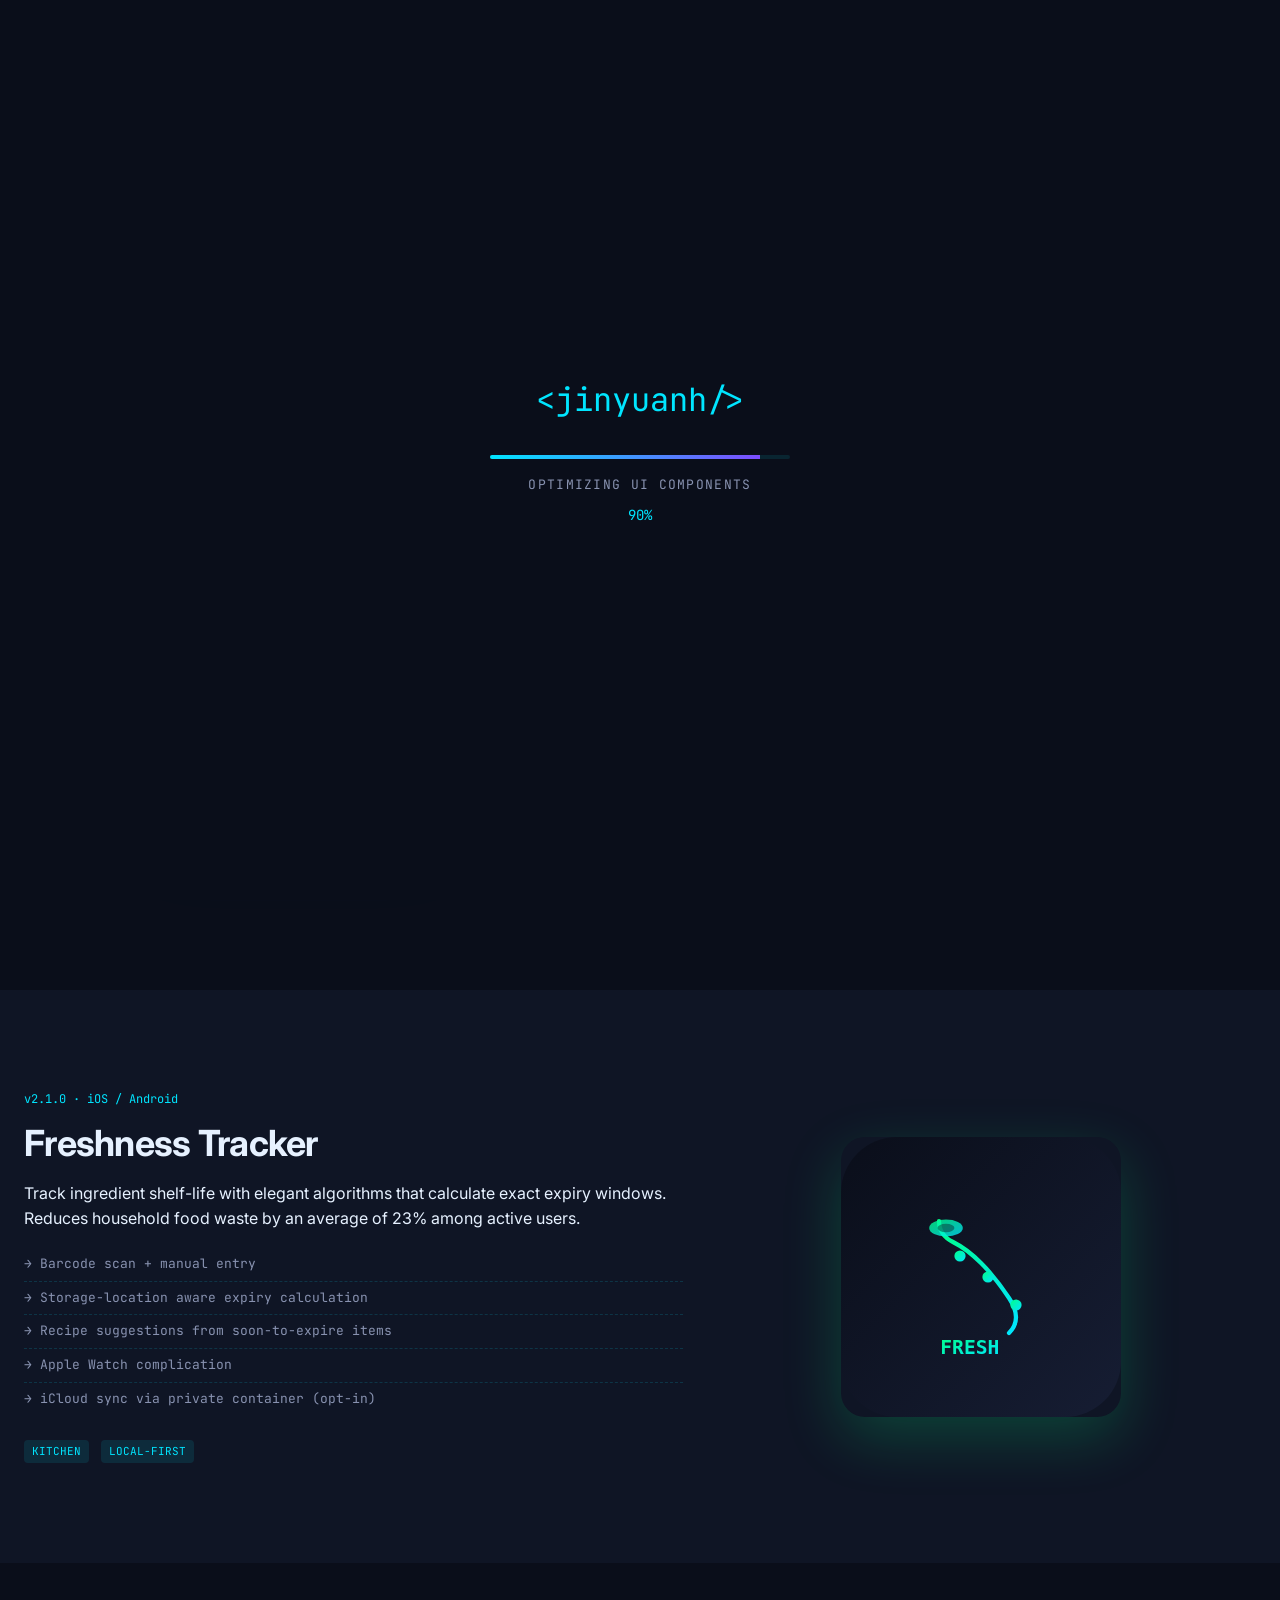
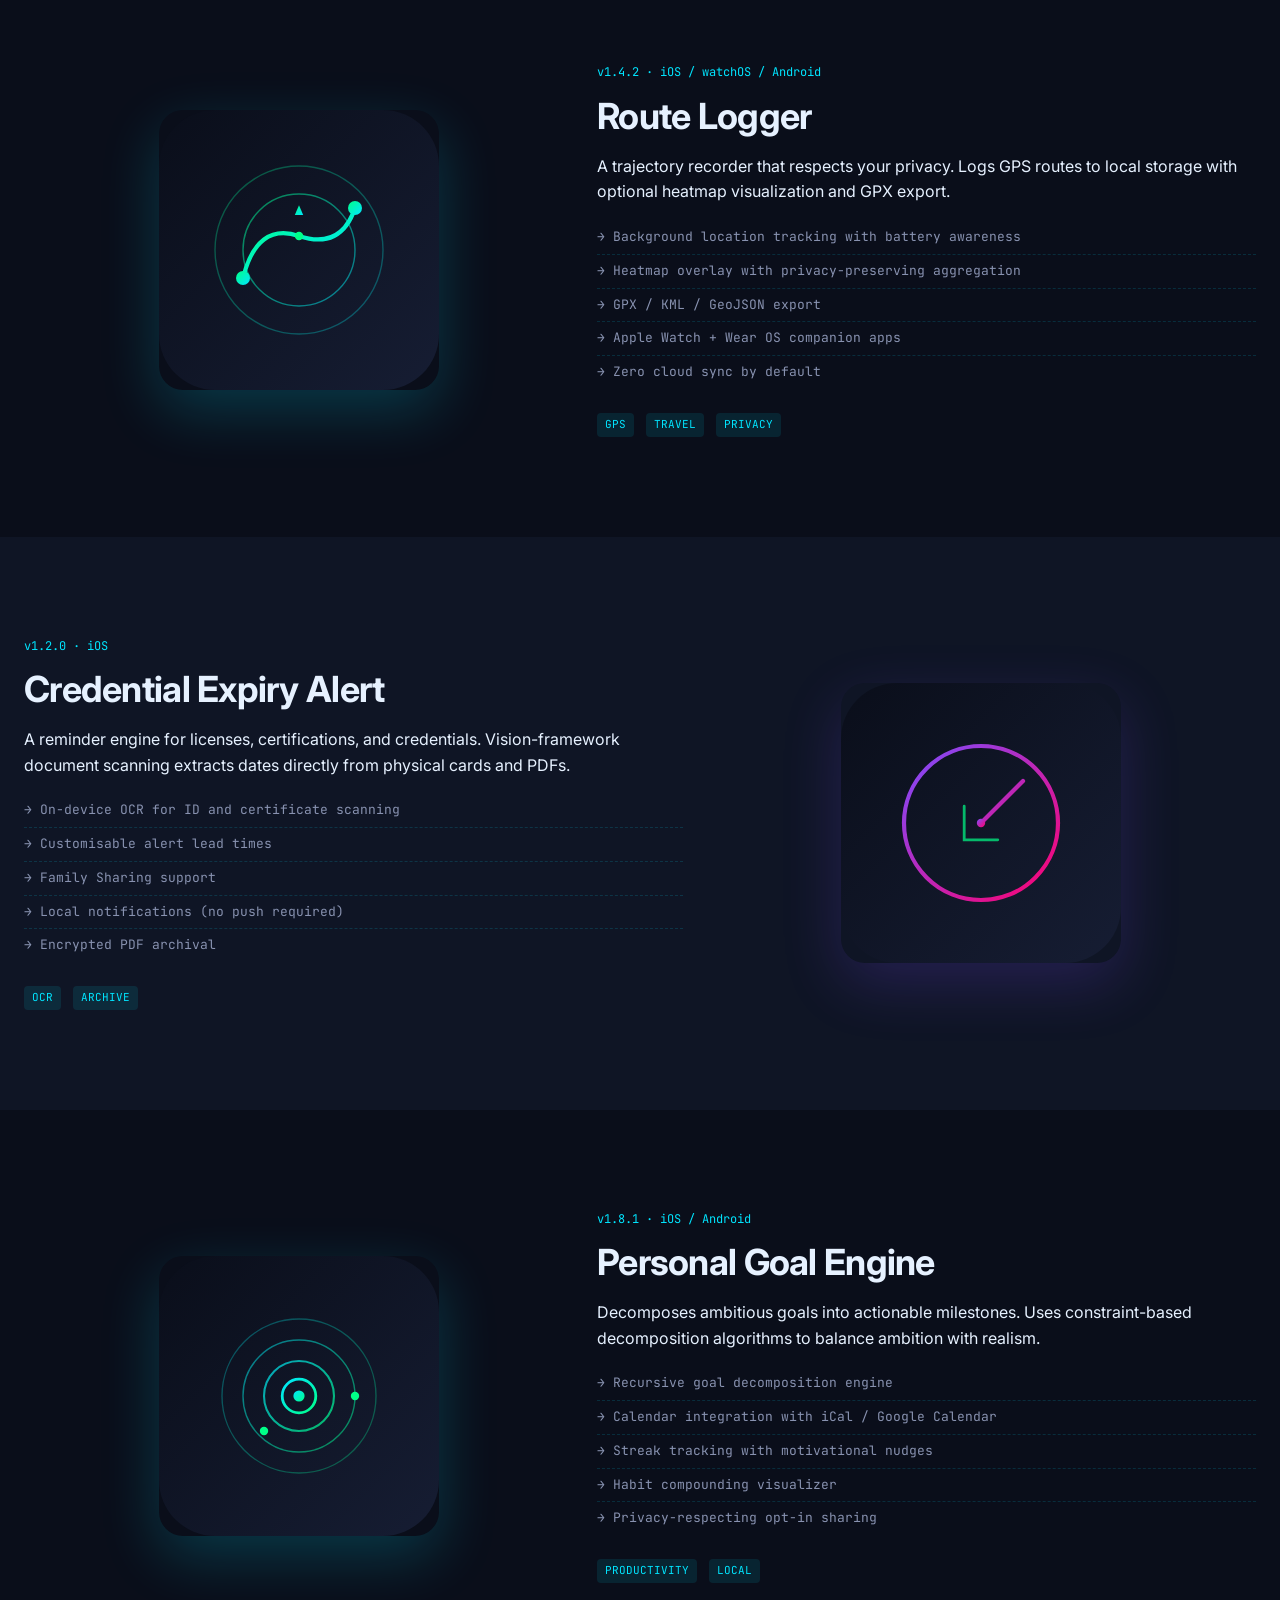
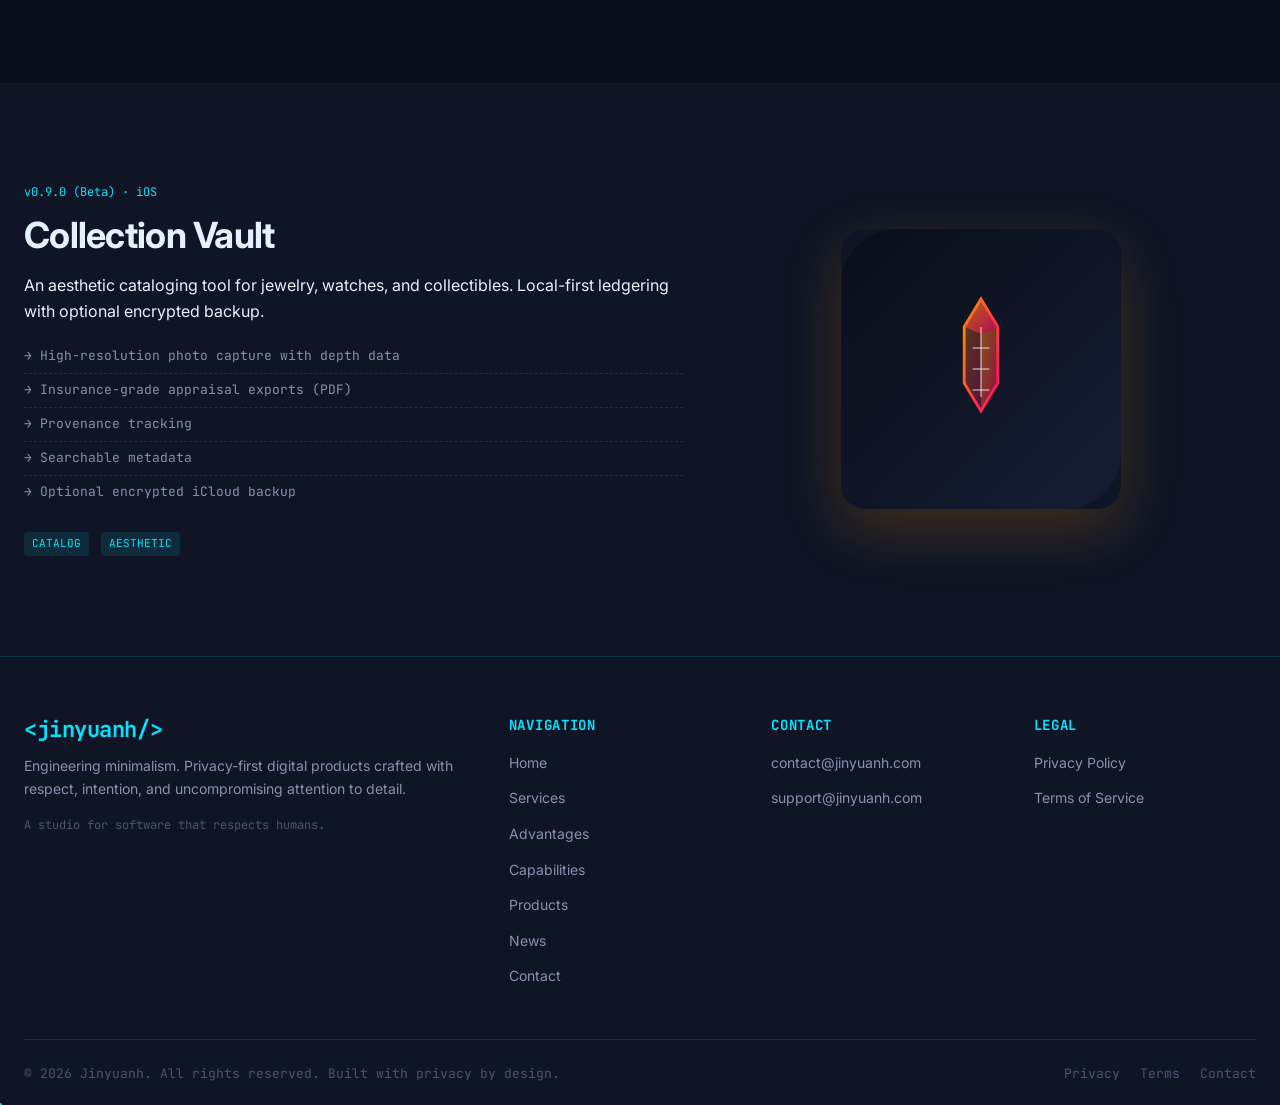
<file: products.html>
<!DOCTYPE html>
<html lang="en">
<head>
    <meta charset="UTF-8">
    <meta name="viewport" content="width=device-width, initial-scale=1.0">
    <meta name="theme-color" content="#0a0e1a">
    <title>Products - Jinyuanh.com | App Store Portfolio Deep Dive</title>
    <meta name="description" content="Deep dive into Jinyuanh's iOS and Android applications: multi-track audio editor, freshness tracker, route logger, credential expiry, goal engine, and collection vault.">
    <meta name="robots" content="index, follow">
    <meta property="og:title" content="Products - Jinyuanh.com">
    <meta property="og:url" content="https://jinyuanh.com/products.html">
    <link rel="canonical" href="https://jinyuanh.com/products.html">
    <link rel="preconnect" href="https://fonts.googleapis.com">
    <link rel="preconnect" href="https://fonts.gstatic.com" crossorigin>
    <link href="https://fonts.googleapis.com/css2?family=Inter:wght@300;400;500;600;700;800&family=JetBrains+Mono:wght@400;500;700&display=swap" rel="stylesheet">
    <link rel="stylesheet" href="css/main.css">
</head>
<body>

<div class="loading-screen" id="loading-screen">
    <div class="loading-logo">&lt;jinyuanh/&gt;</div>
    <div class="loading-bar-container"><div class="loading-bar" id="loading-bar"></div></div>
    <div class="loading-text" id="loading-text">INITIALIZING SYSTEM</div>
    <div class="loading-percent" id="loading-percent">0%</div>
</div>

<canvas id="particles-canvas"></canvas>

<nav class="navbar" role="navigation" aria-label="Main navigation">
    <div class="nav-container">
        <a href="index.html" class="nav-logo" aria-label="Jinyuanh Home">
            <svg viewBox="0 0 40 40" fill="none" xmlns="http://www.w3.org/2000/svg" aria-hidden="true">
                <circle cx="20" cy="20" r="18" stroke="#00e5ff" stroke-width="2"/>
                <path d="M10 20 L18 12 L26 28 L30 20" stroke="#00e5ff" stroke-width="2" fill="none"/>
                <circle class="logo-dot" cx="20" cy="20" r="3" fill="#00e5ff"/>
            </svg>
            <span>&lt;jinyuanh/&gt;</span>
        </a>
        <ul class="nav-menu" role="menubar">
            <li role="none"><a href="index.html" role="menuitem">Home</a></li>
            <li role="none"><a href="services.html" role="menuitem">Services</a></li>
            <li role="none"><a href="advantages.html" role="menuitem">Advantages</a></li>
            <li role="none"><a href="capabilities.html" role="menuitem">Capabilities</a></li>
            <li role="none"><a href="products.html" role="menuitem">Products</a></li><li role="none"><a href="roadmap.html" role="menuitem">Roadmap</a></li>
            <li role="none"><a href="news.html" role="menuitem">News</a></li>
            <li role="none"><a href="contact.html" role="menuitem">Contact</a></li>
        </ul>
        <button class="nav-toggle" aria-label="Toggle navigation menu">
            <svg width="24" height="24" viewBox="0 0 24 24" fill="none" stroke="currentColor" stroke-width="2">
                <line x1="3" y1="12" x2="21" y2="12"></line>
                <line x1="3" y1="6" x2="21" y2="6"></line>
                <line x1="3" y1="18" x2="21" y2="18"></line>
            </svg>
        </button>
    </div>
</nav>

<section class="section" style="padding-top: 140px; min-height: 50vh;">
    <div class="container">
        <div class="section-header reveal">
            <span class="section-label">// Product Portfolio</span>
            <h1 class="section-title" style="font-size: clamp(36px, 5vw, 56px);">Application Matrix</h1>
            <p class="section-subtitle">A detailed look at each Jinyuanh application — design intent, technical approach, and user outcomes.</p>
        </div>
    </div>
</section>

<section class="section" style="padding-top: 0;" id="audio">
    <div class="container">
        <div class="grid grid-2" style="grid-template-columns: 1fr 1.2fr; align-items: center;">
            <div class="reveal">
                <img src="images/icon-audio.svg" alt="Multi-Track Audio Editor" style="width: 100%; max-width: 280px; display: block; margin: 0 auto; border-radius: 24px; box-shadow: 0 20px 60px rgba(0,229,255,0.2);">
            </div>
            <div class="reveal">
                <div style="font-family: var(--font-mono); font-size: 12px; color: var(--accent-cyan); margin-bottom: 12px;">v2.6.0 · iOS / iPadOS / macOS</div>
                <h2 style="font-size: 36px; margin-bottom: 16px;">Multi-Track Audio Editor</h2>
                <p style="margin-bottom: 16px;">Our flagship privacy-first audio workstation. Multi-track recording, mixing, effects, and export — entirely on-device. Built for podcasters, musicians, and field recordists who value their recordings.</p>
                <ul style="list-style: none; padding: 0; margin-bottom: 24px; font-family: var(--font-mono); font-size: 13px; color: var(--text-secondary);">
                    <li style="padding: 6px 0; border-bottom: 1px dashed var(--border-color);">→ 32-track timeline with per-track effects</li>
                    <li style="padding: 6px 0; border-bottom: 1px dashed var(--border-color);">→ Real-time FFT spectral visualization</li>
                    <li style="padding: 6px 0; border-bottom: 1px dashed var(--border-color);">→ Built-in synthesizer with wavetable + granular</li>
                    <li style="padding: 6px 0; border-bottom: 1px dashed var(--border-color);">→ Lossless export to WAV / FLAC / ALAC</li>
                    <li style="padding: 6px 0;">→ Generative ambient layer engine (v2.6)</li>
                </ul>
                <div style="display: flex; gap: 12px;">
                    <span class="service-tile-tag">Offline</span>
                    <span class="service-tile-tag">Pro Audio</span>
                    <span class="service-tile-tag">Universal</span>
                </div>
            </div>
        </div>
    </div>
</section>

<section class="section" style="background: var(--bg-secondary);" id="freshness">
    <div class="container">
        <div class="grid grid-2" style="grid-template-columns: 1.2fr 1fr; align-items: center;">
            <div class="reveal">
                <div style="font-family: var(--font-mono); font-size: 12px; color: var(--accent-cyan); margin-bottom: 12px;">v2.1.0 · iOS / Android</div>
                <h2 style="font-size: 36px; margin-bottom: 16px;">Freshness Tracker</h2>
                <p style="margin-bottom: 16px;">Track ingredient shelf-life with elegant algorithms that calculate exact expiry windows. Reduces household food waste by an average of 23% among active users.</p>
                <ul style="list-style: none; padding: 0; margin-bottom: 24px; font-family: var(--font-mono); font-size: 13px; color: var(--text-secondary);">
                    <li style="padding: 6px 0; border-bottom: 1px dashed var(--border-color);">→ Barcode scan + manual entry</li>
                    <li style="padding: 6px 0; border-bottom: 1px dashed var(--border-color);">→ Storage-location aware expiry calculation</li>
                    <li style="padding: 6px 0; border-bottom: 1px dashed var(--border-color);">→ Recipe suggestions from soon-to-expire items</li>
                    <li style="padding: 6px 0; border-bottom: 1px dashed var(--border-color);">→ Apple Watch complication</li>
                    <li style="padding: 6px 0;">→ iCloud sync via private container (opt-in)</li>
                </ul>
                <div style="display: flex; gap: 12px;">
                    <span class="service-tile-tag">Kitchen</span>
                    <span class="service-tile-tag">Local-First</span>
                </div>
            </div>
            <div class="reveal">
                <img src="images/icon-freshness.svg" alt="Freshness Tracker" style="width: 100%; max-width: 280px; display: block; margin: 0 auto; border-radius: 24px; box-shadow: 0 20px 60px rgba(0,255,136,0.2);">
            </div>
        </div>
    </div>
</section>

<section class="section" id="route">
    <div class="container">
        <div class="grid grid-2" style="grid-template-columns: 1fr 1.2fr; align-items: center;">
            <div class="reveal">
                <img src="images/icon-route.svg" alt="Route Logger" style="width: 100%; max-width: 280px; display: block; margin: 0 auto; border-radius: 24px; box-shadow: 0 20px 60px rgba(0,229,255,0.2);">
            </div>
            <div class="reveal">
                <div style="font-family: var(--font-mono); font-size: 12px; color: var(--accent-cyan); margin-bottom: 12px;">v1.4.2 · iOS / watchOS / Android</div>
                <h2 style="font-size: 36px; margin-bottom: 16px;">Route Logger</h2>
                <p style="margin-bottom: 16px;">A trajectory recorder that respects your privacy. Logs GPS routes to local storage with optional heatmap visualization and GPX export.</p>
                <ul style="list-style: none; padding: 0; margin-bottom: 24px; font-family: var(--font-mono); font-size: 13px; color: var(--text-secondary);">
                    <li style="padding: 6px 0; border-bottom: 1px dashed var(--border-color);">→ Background location tracking with battery awareness</li>
                    <li style="padding: 6px 0; border-bottom: 1px dashed var(--border-color);">→ Heatmap overlay with privacy-preserving aggregation</li>
                    <li style="padding: 6px 0; border-bottom: 1px dashed var(--border-color);">→ GPX / KML / GeoJSON export</li>
                    <li style="padding: 6px 0; border-bottom: 1px dashed var(--border-color);">→ Apple Watch + Wear OS companion apps</li>
                    <li style="padding: 6px 0;">→ Zero cloud sync by default</li>
                </ul>
                <div style="display: flex; gap: 12px;">
                    <span class="service-tile-tag">GPS</span>
                    <span class="service-tile-tag">Travel</span>
                    <span class="service-tile-tag">Privacy</span>
                </div>
            </div>
        </div>
    </div>
</section>

<section class="section" style="background: var(--bg-secondary);" id="expiry">
    <div class="container">
        <div class="grid grid-2" style="grid-template-columns: 1.2fr 1fr; align-items: center;">
            <div class="reveal">
                <div style="font-family: var(--font-mono); font-size: 12px; color: var(--accent-cyan); margin-bottom: 12px;">v1.2.0 · iOS</div>
                <h2 style="font-size: 36px; margin-bottom: 16px;">Credential Expiry Alert</h2>
                <p style="margin-bottom: 16px;">A reminder engine for licenses, certifications, and credentials. Vision-framework document scanning extracts dates directly from physical cards and PDFs.</p>
                <ul style="list-style: none; padding: 0; margin-bottom: 24px; font-family: var(--font-mono); font-size: 13px; color: var(--text-secondary);">
                    <li style="padding: 6px 0; border-bottom: 1px dashed var(--border-color);">→ On-device OCR for ID and certificate scanning</li>
                    <li style="padding: 6px 0; border-bottom: 1px dashed var(--border-color);">→ Customisable alert lead times</li>
                    <li style="padding: 6px 0; border-bottom: 1px dashed var(--border-color);">→ Family Sharing support</li>
                    <li style="padding: 6px 0; border-bottom: 1px dashed var(--border-color);">→ Local notifications (no push required)</li>
                    <li style="padding: 6px 0;">→ Encrypted PDF archival</li>
                </ul>
                <div style="display: flex; gap: 12px;">
                    <span class="service-tile-tag">OCR</span>
                    <span class="service-tile-tag">Archive</span>
                </div>
            </div>
            <div class="reveal">
                <img src="images/icon-expiry.svg" alt="Credential Expiry Alert" style="width: 100%; max-width: 280px; display: block; margin: 0 auto; border-radius: 24px; box-shadow: 0 20px 60px rgba(124,77,255,0.2);">
            </div>
        </div>
    </div>
</section>

<section class="section" id="goal">
    <div class="container">
        <div class="grid grid-2" style="grid-template-columns: 1fr 1.2fr; align-items: center;">
            <div class="reveal">
                <img src="images/icon-goal.svg" alt="Personal Goal Engine" style="width: 100%; max-width: 280px; display: block; margin: 0 auto; border-radius: 24px; box-shadow: 0 20px 60px rgba(0,229,255,0.2);">
            </div>
            <div class="reveal">
                <div style="font-family: var(--font-mono); font-size: 12px; color: var(--accent-cyan); margin-bottom: 12px;">v1.8.1 · iOS / Android</div>
                <h2 style="font-size: 36px; margin-bottom: 16px;">Personal Goal Engine</h2>
                <p style="margin-bottom: 16px;">Decomposes ambitious goals into actionable milestones. Uses constraint-based decomposition algorithms to balance ambition with realism.</p>
                <ul style="list-style: none; padding: 0; margin-bottom: 24px; font-family: var(--font-mono); font-size: 13px; color: var(--text-secondary);">
                    <li style="padding: 6px 0; border-bottom: 1px dashed var(--border-color);">→ Recursive goal decomposition engine</li>
                    <li style="padding: 6px 0; border-bottom: 1px dashed var(--border-color);">→ Calendar integration with iCal / Google Calendar</li>
                    <li style="padding: 6px 0; border-bottom: 1px dashed var(--border-color);">→ Streak tracking with motivational nudges</li>
                    <li style="padding: 6px 0; border-bottom: 1px dashed var(--border-color);">→ Habit compounding visualizer</li>
                    <li style="padding: 6px 0;">→ Privacy-respecting opt-in sharing</li>
                </ul>
                <div style="display: flex; gap: 12px;">
                    <span class="service-tile-tag">Productivity</span>
                    <span class="service-tile-tag">Local</span>
                </div>
            </div>
        </div>
    </div>
</section>

<section class="section" style="background: var(--bg-secondary);" id="vault">
    <div class="container">
        <div class="grid grid-2" style="grid-template-columns: 1.2fr 1fr; align-items: center;">
            <div class="reveal">
                <div style="font-family: var(--font-mono); font-size: 12px; color: var(--accent-cyan); margin-bottom: 12px;">v0.9.0 (Beta) · iOS</div>
                <h2 style="font-size: 36px; margin-bottom: 16px;">Collection Vault</h2>
                <p style="margin-bottom: 16px;">An aesthetic cataloging tool for jewelry, watches, and collectibles. Local-first ledgering with optional encrypted backup.</p>
                <ul style="list-style: none; padding: 0; margin-bottom: 24px; font-family: var(--font-mono); font-size: 13px; color: var(--text-secondary);">
                    <li style="padding: 6px 0; border-bottom: 1px dashed var(--border-color);">→ High-resolution photo capture with depth data</li>
                    <li style="padding: 6px 0; border-bottom: 1px dashed var(--border-color);">→ Insurance-grade appraisal exports (PDF)</li>
                    <li style="padding: 6px 0; border-bottom: 1px dashed var(--border-color);">→ Provenance tracking</li>
                    <li style="padding: 6px 0; border-bottom: 1px dashed var(--border-color);">→ Searchable metadata</li>
                    <li style="padding: 6px 0;">→ Optional encrypted iCloud backup</li>
                </ul>
                <div style="display: flex; gap: 12px;">
                    <span class="service-tile-tag">Catalog</span>
                    <span class="service-tile-tag">Aesthetic</span>
                </div>
            </div>
            <div class="reveal">
                <img src="images/icon-vault.svg" alt="Collection Vault" style="width: 100%; max-width: 280px; display: block; margin: 0 auto; border-radius: 24px; box-shadow: 0 20px 60px rgba(255,144,0,0.2);">
            </div>
        </div>
    </div>
</section>

<footer class="footer" role="contentinfo">
    <div class="container">
        <div class="footer-grid">
            <div class="footer-brand">
                <h3>&lt;jinyuanh/&gt;</h3>
                <p>Engineering minimalism. Privacy-first digital products crafted with respect, intention, and uncompromising attention to detail.</p>
                <p style="font-family: var(--font-mono); font-size: 12px; color: var(--text-muted);">A studio for software that respects humans.</p>
            </div>
            <div>
                <h4>Navigation</h4>
                <ul>
                    <li><a href="index.html">Home</a></li>
                    <li><a href="services.html">Services</a></li>
                    <li><a href="advantages.html">Advantages</a></li>
                    <li><a href="capabilities.html">Capabilities</a></li>
                    <li><a href="products.html">Products</a></li>
                    <li><a href="news.html">News</a></li>
                    <li><a href="contact.html">Contact</a></li>
                </ul>
            </div>
            <div>
                <h4>Contact</h4>
                <ul>
                    <li><a href="mailto:contact@jinyuanh.com">contact@jinyuanh.com</a></li>
                    <li><a href="mailto:support@jinyuanh.com">support@jinyuanh.com</a></li>
                </ul>
            </div>
            <div>
                <h4>Legal</h4>
                <ul>
                    <li><a href="privacy-policy.html">Privacy Policy</a></li>
                    <li><a href="terms-of-service.html">Terms of Service</a></li>
                </ul>
            </div>
        </div>
        <div class="footer-bottom">
            <p>&copy; 2026 Jinyuanh. All rights reserved. Built with privacy by design.</p>
            <div class="footer-bottom-links">
                <a href="privacy-policy.html">Privacy</a>
                <a href="terms-of-service.html">Terms</a>
                <a href="contact.html">Contact</a>
            </div>
        </div>
    </div>
</footer>

<script src="js/main.js"></script>
<script src="js/enhancements.js"></script>
</body>
</html>
</file>
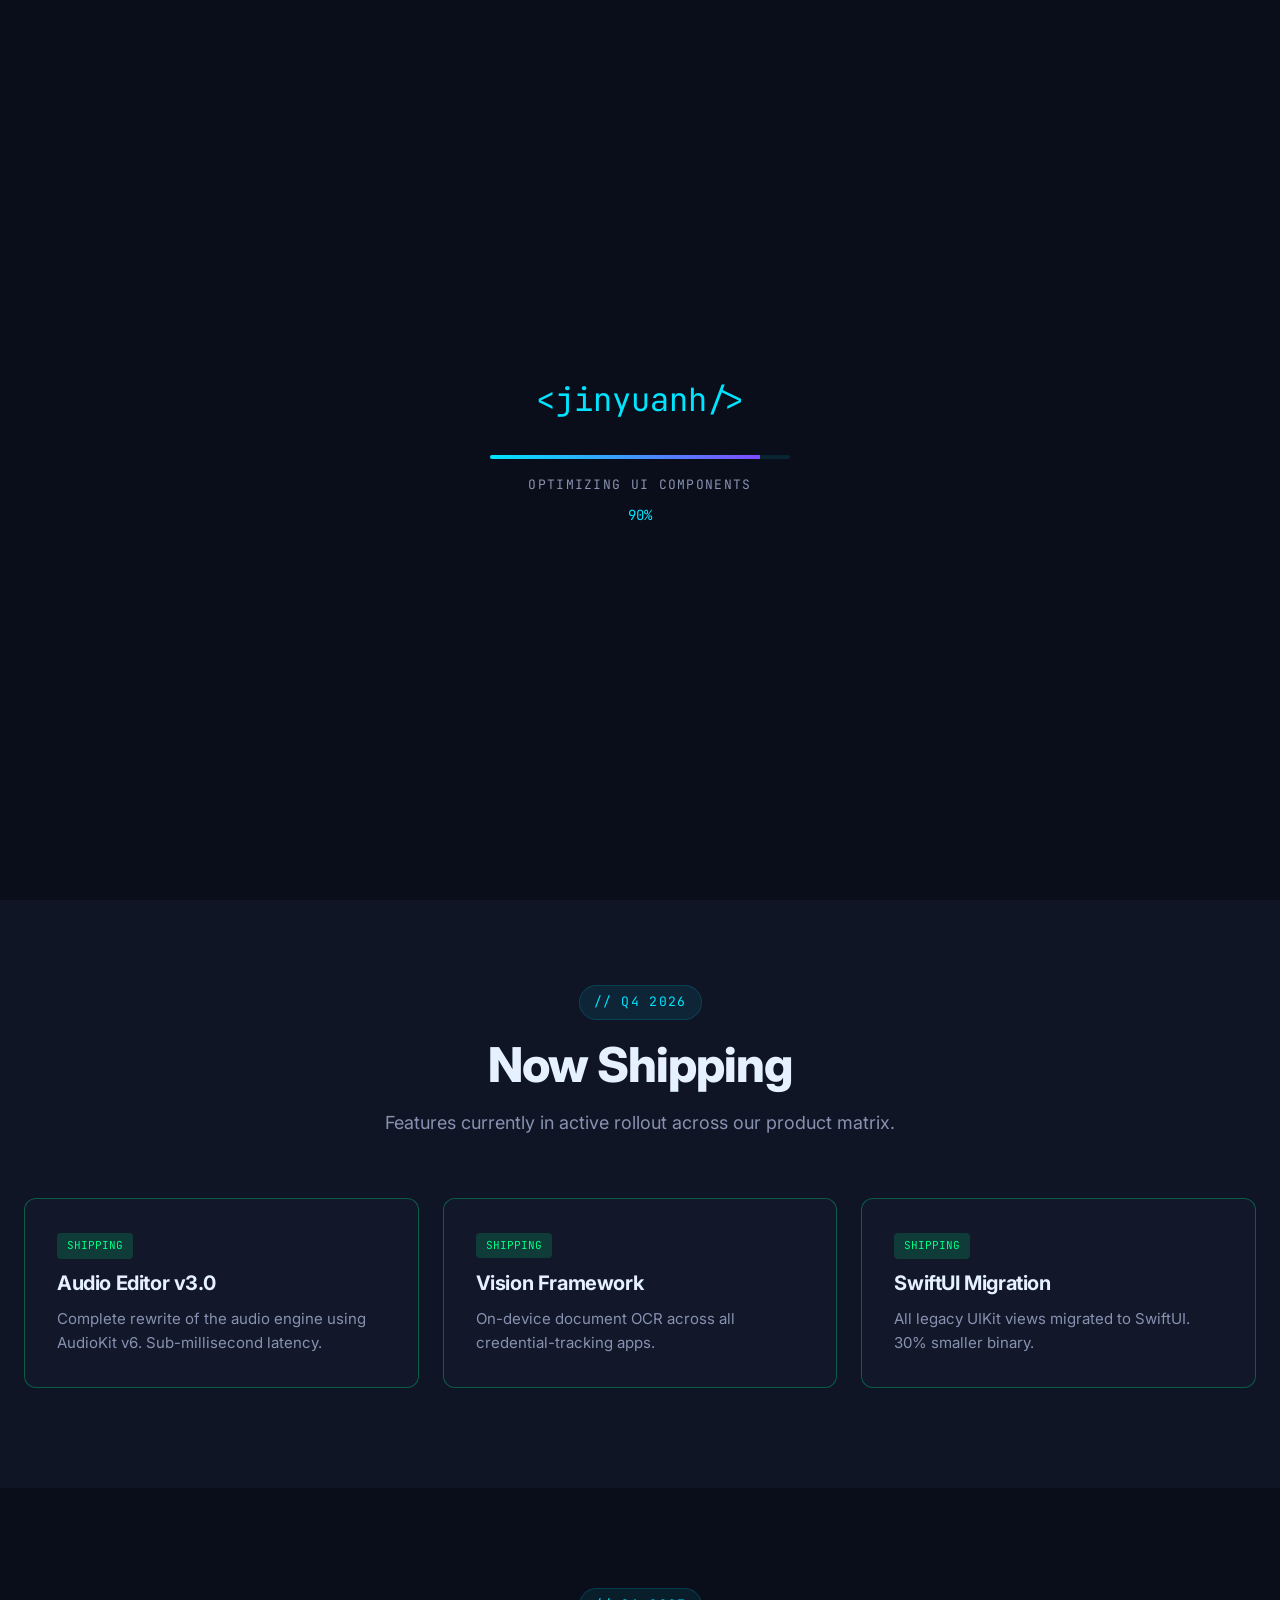
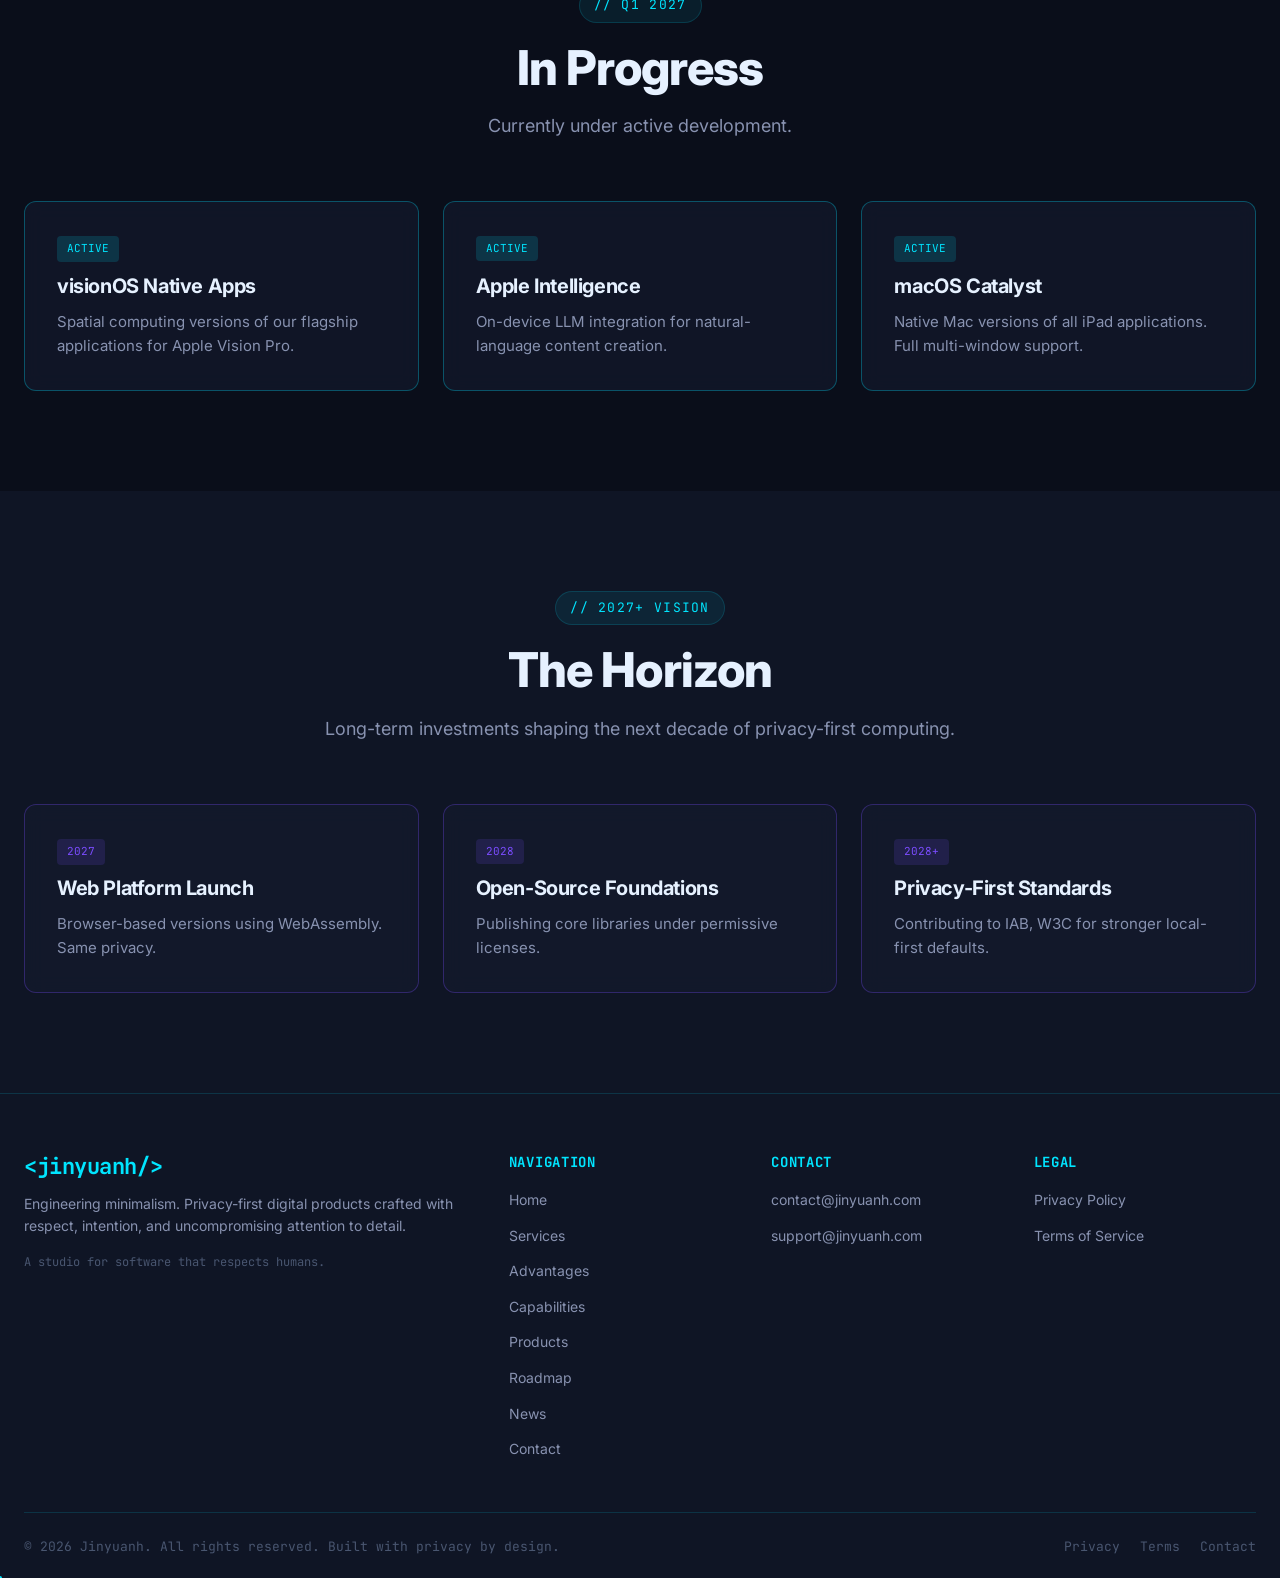
<file: roadmap.html>
<!DOCTYPE html>
<html lang="en">
<head>
    <meta charset="UTF-8">
    <meta name="viewport" content="width=device-width, initial-scale=1.0">
    <meta name="theme-color" content="#0a0e1a">
    <title>Roadmap - Jinyuanh.com | Future Direction & Upcoming Releases</title>
    <meta name="description" content="Jinyuanh public roadmap: upcoming features, planned releases, technology investments, and our 2027+ vision for privacy-first digital products.">
    <meta name="robots" content="index, follow">
    <meta property="og:title" content="Roadmap - Jinyuanh.com">
    <meta property="og:url" content="https://jinyuanh.com/roadmap.html">
    <link rel="canonical" href="https://jinyuanh.com/roadmap.html">
    <link rel="preconnect" href="https://fonts.googleapis.com">
    <link rel="preconnect" href="https://fonts.gstatic.com" crossorigin>
    <link href="https://fonts.googleapis.com/css2?family=Inter:wght@300;400;500;600;700;800&family=JetBrains+Mono:wght@400;500;700&display=swap" rel="stylesheet">
    <link rel="stylesheet" href="css/main.css">
</head>
<body>

<div class="loading-screen" id="loading-screen">
    <div class="loading-logo">&lt;jinyuanh/&gt;</div>
    <div class="loading-bar-container"><div class="loading-bar" id="loading-bar"></div></div>
    <div class="loading-text" id="loading-text">INITIALIZING SYSTEM</div>
    <div class="loading-percent" id="loading-percent">0%</div>
</div>

<canvas id="particles-canvas"></canvas>

<nav class="navbar" role="navigation" aria-label="Main navigation">
    <div class="nav-container">
        <a href="index.html" class="nav-logo" aria-label="Jinyuanh Home">
            <svg viewBox="0 0 40 40" fill="none" xmlns="http://www.w3.org/2000/svg" aria-hidden="true">
                <circle cx="20" cy="20" r="18" stroke="#00e5ff" stroke-width="2"/>
                <path d="M10 20 L18 12 L26 28 L30 20" stroke="#00e5ff" stroke-width="2" fill="none"/>
                <circle class="logo-dot" cx="20" cy="20" r="3" fill="#00e5ff"/>
            </svg>
            <span>&lt;jinyuanh/&gt;</span>
        </a>
        <ul class="nav-menu" role="menubar">
            <li role="none"><a href="index.html" role="menuitem">Home</a></li>
            <li role="none"><a href="services.html" role="menuitem">Services</a></li>
            <li role="none"><a href="advantages.html" role="menuitem">Advantages</a></li>
            <li role="none"><a href="capabilities.html" role="menuitem">Capabilities</a></li>
            <li role="none"><a href="products.html" role="menuitem">Products</a></li>
            <li role="none"><a href="roadmap.html" role="menuitem">Roadmap</a></li>
            <li role="none"><a href="news.html" role="menuitem">News</a></li>
            <li role="none"><a href="contact.html" role="menuitem">Contact</a></li>
        </ul>
        <button class="nav-toggle" aria-label="Toggle navigation menu">
            <svg width="24" height="24" viewBox="0 0 24 24" fill="none" stroke="currentColor" stroke-width="2">
                <line x1="3" y1="12" x2="21" y2="12"></line>
                <line x1="3" y1="6" x2="21" y2="6"></line>
                <line x1="3" y1="18" x2="21" y2="18"></line>
            </svg>
        </button>
    </div>
</nav>

<section class="section" style="padding-top: 140px; min-height: 50vh;">
    <div class="container">
        <div class="section-header reveal">
            <span class="section-label">// Public Roadmap</span>
            <h1 class="section-title" style="font-size: clamp(36px, 5vw, 56px);">The Path Forward</h1>
            <p class="section-subtitle">A transparent view of what we're building next. Updated quarterly. Subject to principled change.</p>
        </div>
    </div>
</section>

<section class="section" style="padding-top: 0;">
    <div class="container">
        <div class="data-viz reveal">
            <div class="data-viz-header">
                <span class="data-viz-title">roadmap.status</span>
                <span class="data-viz-badge">LIVE</span>
            </div>
            <div style="display: grid; grid-template-columns: repeat(auto-fit, minmax(180px, 1fr)); gap: 16px; margin-top: 20px;">
                <div style="padding: 16px; background: rgba(0,255,136,0.06); border: 1px solid rgba(0,255,136,0.2); border-radius: 8px;">
                    <div style="color: var(--accent-green); font-size: 12px; text-transform: uppercase; letter-spacing: 0.1em; margin-bottom: 6px;">Now Shipping</div>
                    <div style="font-size: 24px; font-weight: 700;">12</div>
                    <div style="font-size: 12px; color: var(--text-muted);">Features &amp; improvements</div>
                </div>
                <div style="padding: 16px; background: rgba(0,229,255,0.06); border: 1px solid rgba(0,229,255,0.2); border-radius: 8px;">
                    <div style="color: var(--accent-cyan); font-size: 12px; text-transform: uppercase; letter-spacing: 0.1em; margin-bottom: 6px;">In Progress</div>
                    <div style="font-size: 24px; font-weight: 700;">8</div>
                    <div style="font-size: 12px; color: var(--text-muted);">Active initiatives</div>
                </div>
                <div style="padding: 16px; background: rgba(124,77,255,0.06); border: 1px solid rgba(124,77,255,0.2); border-radius: 8px;">
                    <div style="color: var(--accent-purple); font-size: 12px; text-transform: uppercase; letter-spacing: 0.1em; margin-bottom: 6px;">Planned</div>
                    <div style="font-size: 24px; font-weight: 700;">15</div>
                    <div style="font-size: 12px; color: var(--text-muted);">Quarter scope</div>
                </div>
                <div style="padding: 16px; background: rgba(255,0,110,0.06); border: 1px solid rgba(255,0,110,0.2); border-radius: 8px;">
                    <div style="color: var(--accent-pink); font-size: 12px; text-transform: uppercase; letter-spacing: 0.1em; margin-bottom: 6px;">Considering</div>
                    <div style="font-size: 24px; font-weight: 700;">23</div>
                    <div style="font-size: 12px; color: var(--text-muted);">Backlog items</div>
                </div>
            </div>
        </div>
    </div>
</section>

<section class="section" style="background: var(--bg-secondary);">
    <div class="container">
        <div class="section-header reveal">
            <span class="section-label">// Q4 2026</span>
            <h2 class="section-title">Now Shipping</h2>
            <p class="section-subtitle">Features currently in active rollout across our product matrix.</p>
        </div>
        <div class="grid grid-3">
            <div class="card reveal" style="border-color: rgba(0,255,136,0.3);">
                <div style="display: inline-block; padding: 4px 10px; background: rgba(0,255,136,0.15); color: var(--accent-green); border-radius: 4px; font-family: var(--font-mono); font-size: 11px; margin-bottom: 12px;">SHIPPING</div>
                <h3>Audio Editor v3.0</h3>
                <p>Complete rewrite of the audio engine using AudioKit v6. Sub-millisecond latency.</p>
            </div>
            <div class="card reveal" style="border-color: rgba(0,255,136,0.3);">
                <div style="display: inline-block; padding: 4px 10px; background: rgba(0,255,136,0.15); color: var(--accent-green); border-radius: 4px; font-family: var(--font-mono); font-size: 11px; margin-bottom: 12px;">SHIPPING</div>
                <h3>Vision Framework</h3>
                <p>On-device document OCR across all credential-tracking apps.</p>
            </div>
            <div class="card reveal" style="border-color: rgba(0,255,136,0.3);">
                <div style="display: inline-block; padding: 4px 10px; background: rgba(0,255,136,0.15); color: var(--accent-green); border-radius: 4px; font-family: var(--font-mono); font-size: 11px; margin-bottom: 12px;">SHIPPING</div>
                <h3>SwiftUI Migration</h3>
                <p>All legacy UIKit views migrated to SwiftUI. 30% smaller binary.</p>
            </div>
        </div>
    </div>
</section>

<section class="section">
    <div class="container">
        <div class="section-header reveal">
            <span class="section-label">// Q1 2027</span>
            <h2 class="section-title">In Progress</h2>
            <p class="section-subtitle">Currently under active development.</p>
        </div>
        <div class="grid grid-3">
            <div class="card reveal" style="border-color: rgba(0,229,255,0.3);">
                <div style="display: inline-block; padding: 4px 10px; background: rgba(0,229,255,0.15); color: var(--accent-cyan); border-radius: 4px; font-family: var(--font-mono); font-size: 11px; margin-bottom: 12px;">ACTIVE</div>
                <h3>visionOS Native Apps</h3>
                <p>Spatial computing versions of our flagship applications for Apple Vision Pro.</p>
            </div>
            <div class="card reveal" style="border-color: rgba(0,229,255,0.3);">
                <div style="display: inline-block; padding: 4px 10px; background: rgba(0,229,255,0.15); color: var(--accent-cyan); border-radius: 4px; font-family: var(--font-mono); font-size: 11px; margin-bottom: 12px;">ACTIVE</div>
                <h3>Apple Intelligence</h3>
                <p>On-device LLM integration for natural-language content creation.</p>
            </div>
            <div class="card reveal" style="border-color: rgba(0,229,255,0.3);">
                <div style="display: inline-block; padding: 4px 10px; background: rgba(0,229,255,0.15); color: var(--accent-cyan); border-radius: 4px; font-family: var(--font-mono); font-size: 11px; margin-bottom: 12px;">ACTIVE</div>
                <h3>macOS Catalyst</h3>
                <p>Native Mac versions of all iPad applications. Full multi-window support.</p>
            </div>
        </div>
    </div>
</section>

<section class="section" style="background: var(--bg-secondary);">
    <div class="container">
        <div class="section-header reveal">
            <span class="section-label">// 2027+ Vision</span>
            <h2 class="section-title">The Horizon</h2>
            <p class="section-subtitle">Long-term investments shaping the next decade of privacy-first computing.</p>
        </div>
        <div class="grid grid-3">
            <div class="card reveal" style="border-color: rgba(124,77,255,0.3);">
                <div style="display: inline-block; padding: 4px 10px; background: rgba(124,77,255,0.15); color: var(--accent-purple); border-radius: 4px; font-family: var(--font-mono); font-size: 11px; margin-bottom: 12px;">2027</div>
                <h3>Web Platform Launch</h3>
                <p>Browser-based versions using WebAssembly. Same privacy.</p>
            </div>
            <div class="card reveal" style="border-color: rgba(124,77,255,0.3);">
                <div style="display: inline-block; padding: 4px 10px; background: rgba(124,77,255,0.15); color: var(--accent-purple); border-radius: 4px; font-family: var(--font-mono); font-size: 11px; margin-bottom: 12px;">2028</div>
                <h3>Open-Source Foundations</h3>
                <p>Publishing core libraries under permissive licenses.</p>
            </div>
            <div class="card reveal" style="border-color: rgba(124,77,255,0.3);">
                <div style="display: inline-block; padding: 4px 10px; background: rgba(124,77,255,0.15); color: var(--accent-purple); border-radius: 4px; font-family: var(--font-mono); font-size: 11px; margin-bottom: 12px;">2028+</div>
                <h3>Privacy-First Standards</h3>
                <p>Contributing to IAB, W3C for stronger local-first defaults.</p>
            </div>
        </div>
    </div>
</section>

<footer class="footer" role="contentinfo">
    <div class="container">
        <div class="footer-grid">
            <div class="footer-brand">
                <h3>&lt;jinyuanh/&gt;</h3>
                <p>Engineering minimalism. Privacy-first digital products crafted with respect, intention, and uncompromising attention to detail.</p>
                <p style="font-family: var(--font-mono); font-size: 12px; color: var(--text-muted);">A studio for software that respects humans.</p>
            </div>
            <div>
                <h4>Navigation</h4>
                <ul>
                    <li><a href="index.html">Home</a></li>
                    <li><a href="services.html">Services</a></li>
                    <li><a href="advantages.html">Advantages</a></li>
                    <li><a href="capabilities.html">Capabilities</a></li>
                    <li><a href="products.html">Products</a></li>
                    <li><a href="roadmap.html">Roadmap</a></li>
                    <li><a href="news.html">News</a></li>
                    <li><a href="contact.html">Contact</a></li>
                </ul>
            </div>
            <div>
                <h4>Contact</h4>
                <ul>
                    <li><a href="mailto:contact@jinyuanh.com">contact@jinyuanh.com</a></li>
                    <li><a href="mailto:support@jinyuanh.com">support@jinyuanh.com</a></li>
                </ul>
            </div>
            <div>
                <h4>Legal</h4>
                <ul>
                    <li><a href="privacy-policy.html">Privacy Policy</a></li>
                    <li><a href="terms-of-service.html">Terms of Service</a></li>
                </ul>
            </div>
        </div>
        <div class="footer-bottom">
            <p>&copy; 2026 Jinyuanh. All rights reserved. Built with privacy by design.</p>
            <div class="footer-bottom-links">
                <a href="privacy-policy.html">Privacy</a>
                <a href="terms-of-service.html">Terms</a>
                <a href="contact.html">Contact</a>
            </div>
        </div>
    </div>
</footer>

<script src="js/main.js"></script>
<script src="js/enhancements.js"></script>
</body>
</html>
</file>
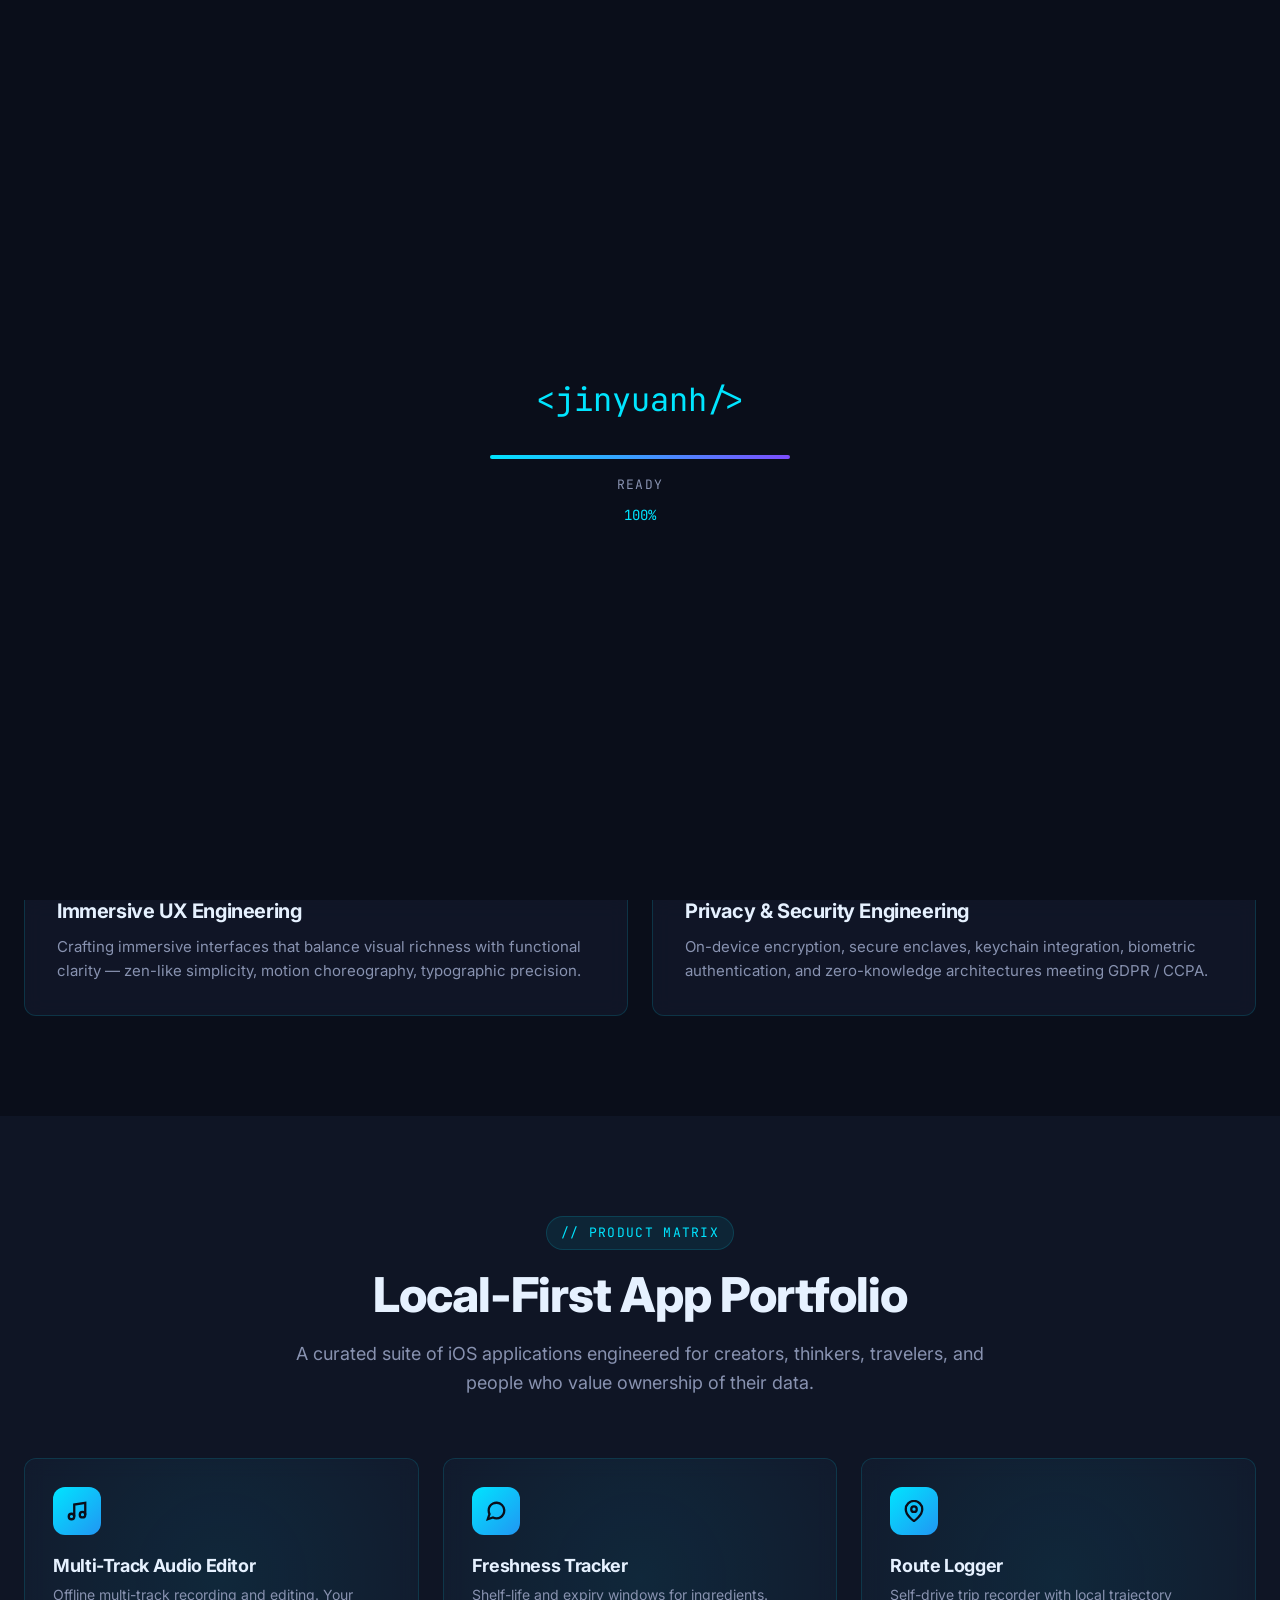
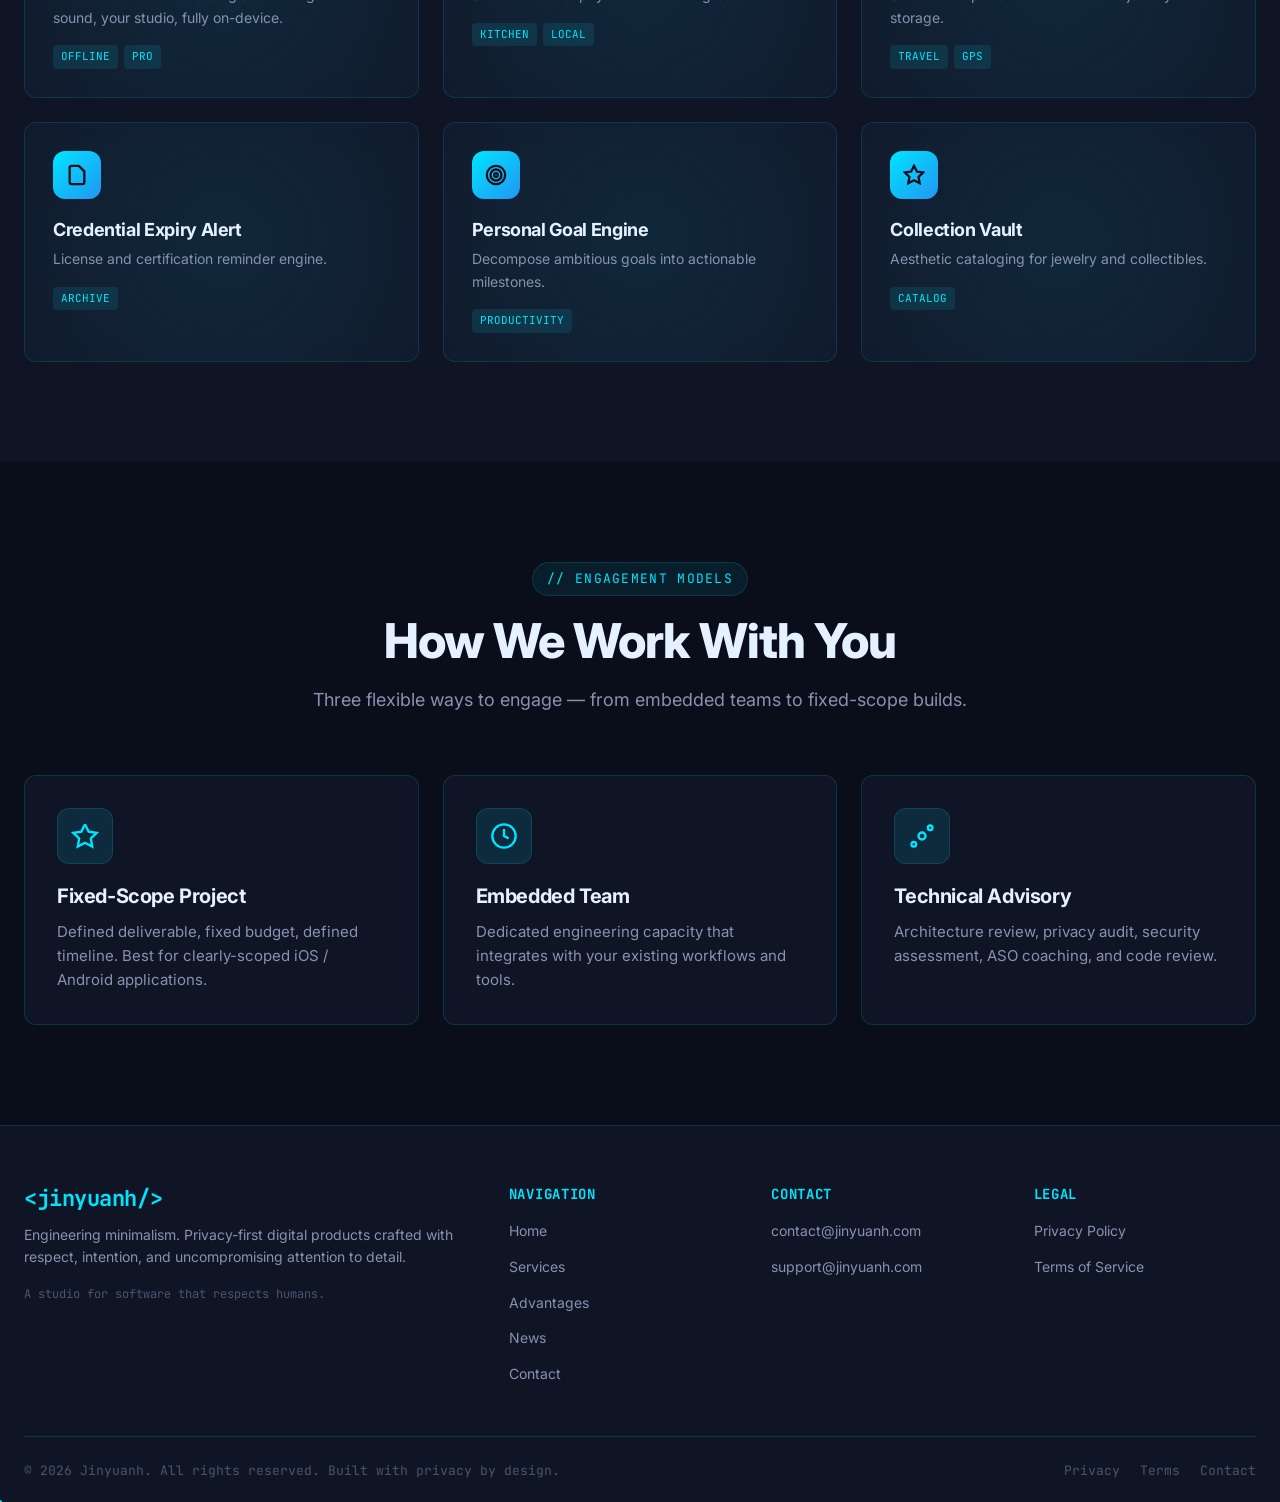
<file: services.html>
<!DOCTYPE html>
<html lang="en">
<head>
    <meta charset="UTF-8">
    <meta name="viewport" content="width=device-width, initial-scale=1.0">
    <meta name="theme-color" content="#0a0e1a">
    <title>Services - Jinyuanh.com | Programmatic Generation & Privacy-First App Development</title>
    <meta name="description" content="Comprehensive technology services including programmatic generation, mobile app development, immersive UX design, privacy engineering, and indie app portfolio for global markets. App Store-ready iOS applications.">
    <meta name="keywords" content="programmatic generation, mobile app development, privacy engineering, iOS app, App Store, immersive UX, indie apps">
    <meta name="robots" content="index, follow">
    <meta property="og:title" content="Services - Jinyuanh.com">
    <meta property="og:description" content="Programmatic technology, mobile app development, immersive UX design, and privacy engineering services.">
    <meta property="og:url" content="https://jinyuanh.com/services.html">
    <link rel="canonical" href="https://jinyuanh.com/services.html">
    <link rel="alternate" hreflang="en" href="https://jinyuanh.com/services.html">
    <link rel="preconnect" href="https://fonts.googleapis.com">
    <link rel="preconnect" href="https://fonts.gstatic.com" crossorigin>
    <link href="https://fonts.googleapis.com/css2?family=Inter:wght@300;400;500;600;700;800&family=JetBrains+Mono:wght@400;500;700&display=swap" rel="stylesheet">
    <link rel="stylesheet" href="css/main.css">
    <script type="application/ld+json">
    {
        "@context": "https://schema.org",
        "@type": "Service",
        "serviceType": "Software Development",
        "provider": {"@type": "Organization", "name": "Jinyuanh", "url": "https://jinyuanh.com/"}
    }
    </script>
</head>
<body>

<div class="loading-screen" id="loading-screen">
    <div class="loading-logo">&lt;jinyuanh/&gt;</div>
    <div class="loading-bar-container"><div class="loading-bar" id="loading-bar"></div></div>
    <div class="loading-text" id="loading-text">INITIALIZING SYSTEM</div>
    <div class="loading-percent" id="loading-percent">0%</div>
</div>

<canvas id="particles-canvas"></canvas>

<nav class="navbar" role="navigation" aria-label="Main navigation">
    <div class="nav-container">
        <a href="index.html" class="nav-logo" aria-label="Jinyuanh Home">
            <svg viewBox="0 0 40 40" fill="none" xmlns="http://www.w3.org/2000/svg" aria-hidden="true">
                <circle cx="20" cy="20" r="18" stroke="#00e5ff" stroke-width="2"/>
                <path d="M10 20 L18 12 L26 28 L30 20" stroke="#00e5ff" stroke-width="2" fill="none"/>
                <circle class="logo-dot" cx="20" cy="20" r="3" fill="#00e5ff"/>
            </svg>
            <span>&lt;jinyuanh/&gt;</span>
        </a>
        <ul class="nav-menu" role="menubar">
            <li role="none"><a href="index.html" role="menuitem">Home</a></li>
            <li role="none"><a href="services.html" role="menuitem">Services</a></li>
            <li role="none"><a href="advantages.html" role="menuitem">Advantages</a></li><li role="none"><a href="capabilities.html" role="menuitem">Capabilities</a></li><li role="none"><a href="products.html" role="menuitem">Products</a></li><li role="none"><a href="roadmap.html" role="menuitem">Roadmap</a></li>
            <li role="none"><a href="news.html" role="menuitem">News</a></li>
            <li role="none"><a href="contact.html" role="menuitem">Contact</a></li>
        </ul>
        <button class="nav-toggle" aria-label="Toggle navigation menu">
            <svg width="24" height="24" viewBox="0 0 24 24" fill="none" stroke="currentColor" stroke-width="2">
                <line x1="3" y1="12" x2="21" y2="12"></line>
                <line x1="3" y1="6" x2="21" y2="6"></line>
                <line x1="3" y1="18" x2="21" y2="18"></line>
            </svg>
        </button>
    </div>
</nav>

<section class="section" style="padding-top: 140px; min-height: 50vh;">
    <div class="container">
        <div class="section-header reveal">
            <span class="section-label">// Capability Matrix</span>
            <h1 class="section-title" style="font-size: clamp(36px, 5vw, 56px);">What We Engineer</h1>
            <p class="section-subtitle">A full-stack technology studio focused on programmatic innovation, privacy-first applications, and immersive digital experiences for global markets.</p>
        </div>
    </div>
</section>

<section class="section" style="padding-top: 0;">
    <div class="container">
        <div class="grid grid-2">
            <div class="card reveal">
                <div class="card-icon">
                    <svg viewBox="0 0 24 24" fill="none" stroke="currentColor" stroke-width="2"><polyline points="16 18 22 12 16 6"/><polyline points="8 6 2 12 8 18"/></svg>
                </div>
                <h3>Programmatic Generation R&D</h3>
                <p>We pioneer procedural algorithms that break the boundaries of fixed-pattern design. Our systems generate infinite, organic, dynamic variations — content, audio textures, visual compositions — all deterministic yet endlessly fresh.</p>
            </div>
            <div class="card reveal">
                <div class="card-icon">
                    <svg viewBox="0 0 24 24" fill="none" stroke="currentColor" stroke-width="2"><rect x="5" y="2" width="14" height="20" rx="2"/></svg>
                </div>
                <h3>iOS App Store Development</h3>
                <p>From concept to App Store submission: native Swift/SwiftUI, Core Data persistence, AVFoundation, location services, and full compliance with Apple Human Interface Guidelines.</p>
            </div>
            <div class="card reveal">
                <div class="card-icon">
                    <svg viewBox="0 0 24 24" fill="none" stroke="currentColor" stroke-width="2"><circle cx="12" cy="12" r="10"/><path d="M2 12h20"/></svg>
                </div>
                <h3>Immersive UX Engineering</h3>
                <p>Crafting immersive interfaces that balance visual richness with functional clarity — zen-like simplicity, motion choreography, typographic precision.</p>
            </div>
            <div class="card reveal">
                <div class="card-icon">
                    <svg viewBox="0 0 24 24" fill="none" stroke="currentColor" stroke-width="2"><path d="M12 22s8-4 8-10V5l-8-3-8 3v7c0 6 8 10 8 10z"/></svg>
                </div>
                <h3>Privacy & Security Engineering</h3>
                <p>On-device encryption, secure enclaves, keychain integration, biometric authentication, and zero-knowledge architectures meeting GDPR / CCPA.</p>
            </div>
        </div>
    </div>
</section>

<section class="section" style="background: var(--bg-secondary);" aria-label="Application portfolio matrix">
    <div class="container">
        <div class="section-header reveal">
            <span class="section-label">// Product Matrix</span>
            <h2 class="section-title">Local-First App Portfolio</h2>
            <p class="section-subtitle">A curated suite of iOS applications engineered for creators, thinkers, travelers, and people who value ownership of their data.</p>
        </div>
        <div class="grid grid-3">
            <div class="service-tile reveal">
                <div class="service-tile-icon"><svg width="22" height="22" viewBox="0 0 24 24" fill="none" stroke="currentColor" stroke-width="2.5"><path d="M9 18V5l12-2v13"/><circle cx="6" cy="18" r="3"/><circle cx="18" cy="16" r="3"/></svg></div>
                <h3>Multi-Track Audio Editor</h3>
                <p>Offline multi-track recording and editing. Your sound, your studio, fully on-device.</p>
                <div class="service-tile-tags"><span class="service-tile-tag">Offline</span><span class="service-tile-tag">Pro</span></div>
            </div>
            <div class="service-tile reveal">
                <div class="service-tile-icon"><svg width="22" height="22" viewBox="0 0 24 24" fill="none" stroke="currentColor" stroke-width="2.5"><path d="M21 11.5a8.38 8.38 0 0 1-.9 3.8 8.5 8.5 0 0 1-7.6 4.7 8.38 8.38 0 0 1-3.8-.9L3 21l1.9-5.7a8.38 8.38 0 0 1-.9-3.8 8.5 8.5 0 0 1 4.7-7.6 8.38 8.38 0 0 1 3.8-.9h.5a8.48 8.48 0 0 1 8 8v.5z"/></svg></div>
                <h3>Freshness Tracker</h3>
                <p>Shelf-life and expiry windows for ingredients.</p>
                <div class="service-tile-tags"><span class="service-tile-tag">Kitchen</span><span class="service-tile-tag">Local</span></div>
            </div>
            <div class="service-tile reveal">
                <div class="service-tile-icon"><svg width="22" height="22" viewBox="0 0 24 24" fill="none" stroke="currentColor" stroke-width="2.5"><path d="M21 10c0 7-9 13-9 13s-9-6-9-13a9 9 0 0 1 18 0z"/><circle cx="12" cy="10" r="3"/></svg></div>
                <h3>Route Logger</h3>
                <p>Self-drive trip recorder with local trajectory storage.</p>
                <div class="service-tile-tags"><span class="service-tile-tag">Travel</span><span class="service-tile-tag">GPS</span></div>
            </div>
            <div class="service-tile reveal">
                <div class="service-tile-icon"><svg width="22" height="22" viewBox="0 0 24 24" fill="none" stroke="currentColor" stroke-width="2.5"><path d="M14 2H6a2 2 0 0 0-2 2v16a2 2 0 0 0 2 2h12a2 2 0 0 0 2-2V8z"/></svg></div>
                <h3>Credential Expiry Alert</h3>
                <p>License and certification reminder engine.</p>
                <div class="service-tile-tags"><span class="service-tile-tag">Archive</span></div>
            </div>
            <div class="service-tile reveal">
                <div class="service-tile-icon"><svg width="22" height="22" viewBox="0 0 24 24" fill="none" stroke="currentColor" stroke-width="2.5"><circle cx="12" cy="12" r="10"/><circle cx="12" cy="12" r="6"/><circle cx="12" cy="12" r="2"/></svg></div>
                <h3>Personal Goal Engine</h3>
                <p>Decompose ambitious goals into actionable milestones.</p>
                <div class="service-tile-tags"><span class="service-tile-tag">Productivity</span></div>
            </div>
            <div class="service-tile reveal">
                <div class="service-tile-icon"><svg width="22" height="22" viewBox="0 0 24 24" fill="none" stroke="currentColor" stroke-width="2.5"><polygon points="12 2 15.09 8.26 22 9.27 17 14.14 18.18 21.02 12 17.77 5.82 21.02 7 14.14 2 9.27 8.91 8.26 12 2"/></svg></div>
                <h3>Collection Vault</h3>
                <p>Aesthetic cataloging for jewelry and collectibles.</p>
                <div class="service-tile-tags"><span class="service-tile-tag">Catalog</span></div>
            </div>
        </div>
    </div>
</section>

<section class="section" aria-label="Engagement models">
    <div class="container">
        <div class="section-header reveal">
            <span class="section-label">// Engagement Models</span>
            <h2 class="section-title">How We Work With You</h2>
            <p class="section-subtitle">Three flexible ways to engage — from embedded teams to fixed-scope builds.</p>
        </div>
        <div class="grid grid-3">
            <div class="card reveal">
                <div class="card-icon"><svg viewBox="0 0 24 24" fill="none" stroke="currentColor" stroke-width="2"><polyline points="12 2 15.09 8.26 22 9.27 17 14.14 18.18 21.02 12 17.77 5.82 21.02 7 14.14 2 9.27 8.91 8.26 12 2"/></svg></div>
                <h3>Fixed-Scope Project</h3>
                <p>Defined deliverable, fixed budget, defined timeline. Best for clearly-scoped iOS / Android applications.</p>
            </div>
            <div class="card reveal">
                <div class="card-icon"><svg viewBox="0 0 24 24" fill="none" stroke="currentColor" stroke-width="2"><circle cx="12" cy="12" r="10"/><polyline points="12 6 12 12 16 14"/></svg></div>
                <h3>Embedded Team</h3>
                <p>Dedicated engineering capacity that integrates with your existing workflows and tools.</p>
            </div>
            <div class="card reveal">
                <div class="card-icon"><svg viewBox="0 0 24 24" fill="none" stroke="currentColor" stroke-width="2"><circle cx="12" cy="12" r="3"/><circle cx="19" cy="5" r="2"/><circle cx="5" cy="19" r="2"/></svg></div>
                <h3>Technical Advisory</h3>
                <p>Architecture review, privacy audit, security assessment, ASO coaching, and code review.</p>
            </div>
        </div>
    </div>
</section>

<footer class="footer" role="contentinfo">
    <div class="container">
        <div class="footer-grid">
            <div class="footer-brand">
                <h3>&lt;jinyuanh/&gt;</h3>
                <p>Engineering minimalism. Privacy-first digital products crafted with respect, intention, and uncompromising attention to detail.</p>
                <p style="font-family: var(--font-mono); font-size: 12px; color: var(--text-muted);">A studio for software that respects humans.</p>
            </div>
            <div>
                <h4>Navigation</h4>
                <ul>
                    <li><a href="index.html">Home</a></li>
                    <li><a href="services.html">Services</a></li>
                    <li><a href="advantages.html">Advantages</a></li>
                    <li><a href="news.html">News</a></li>
                    <li><a href="contact.html">Contact</a></li>
                </ul>
            </div>
            <div>
                <h4>Contact</h4>
                <ul>
                    <li><a href="mailto:contact@jinyuanh.com">contact@jinyuanh.com</a></li>
                    <li><a href="mailto:support@jinyuanh.com">support@jinyuanh.com</a></li>
                </ul>
            </div>
            <div>
                <h4>Legal</h4>
                <ul>
                    <li><a href="privacy-policy.html">Privacy Policy</a></li>
                    <li><a href="terms-of-service.html">Terms of Service</a></li>
                </ul>
            </div>
        </div>
        <div class="footer-bottom">
            <p>&copy; 2026 Jinyuanh. All rights reserved. Built with privacy by design.</p>
            <div class="footer-bottom-links">
                <a href="privacy-policy.html">Privacy</a>
                <a href="terms-of-service.html">Terms</a>
                <a href="contact.html">Contact</a>
            </div>
        </div>
    </div>
</footer>

<script src="js/main.js"></script>
<script src="js/enhancements.js"></script>
</body>
</html>
</file>
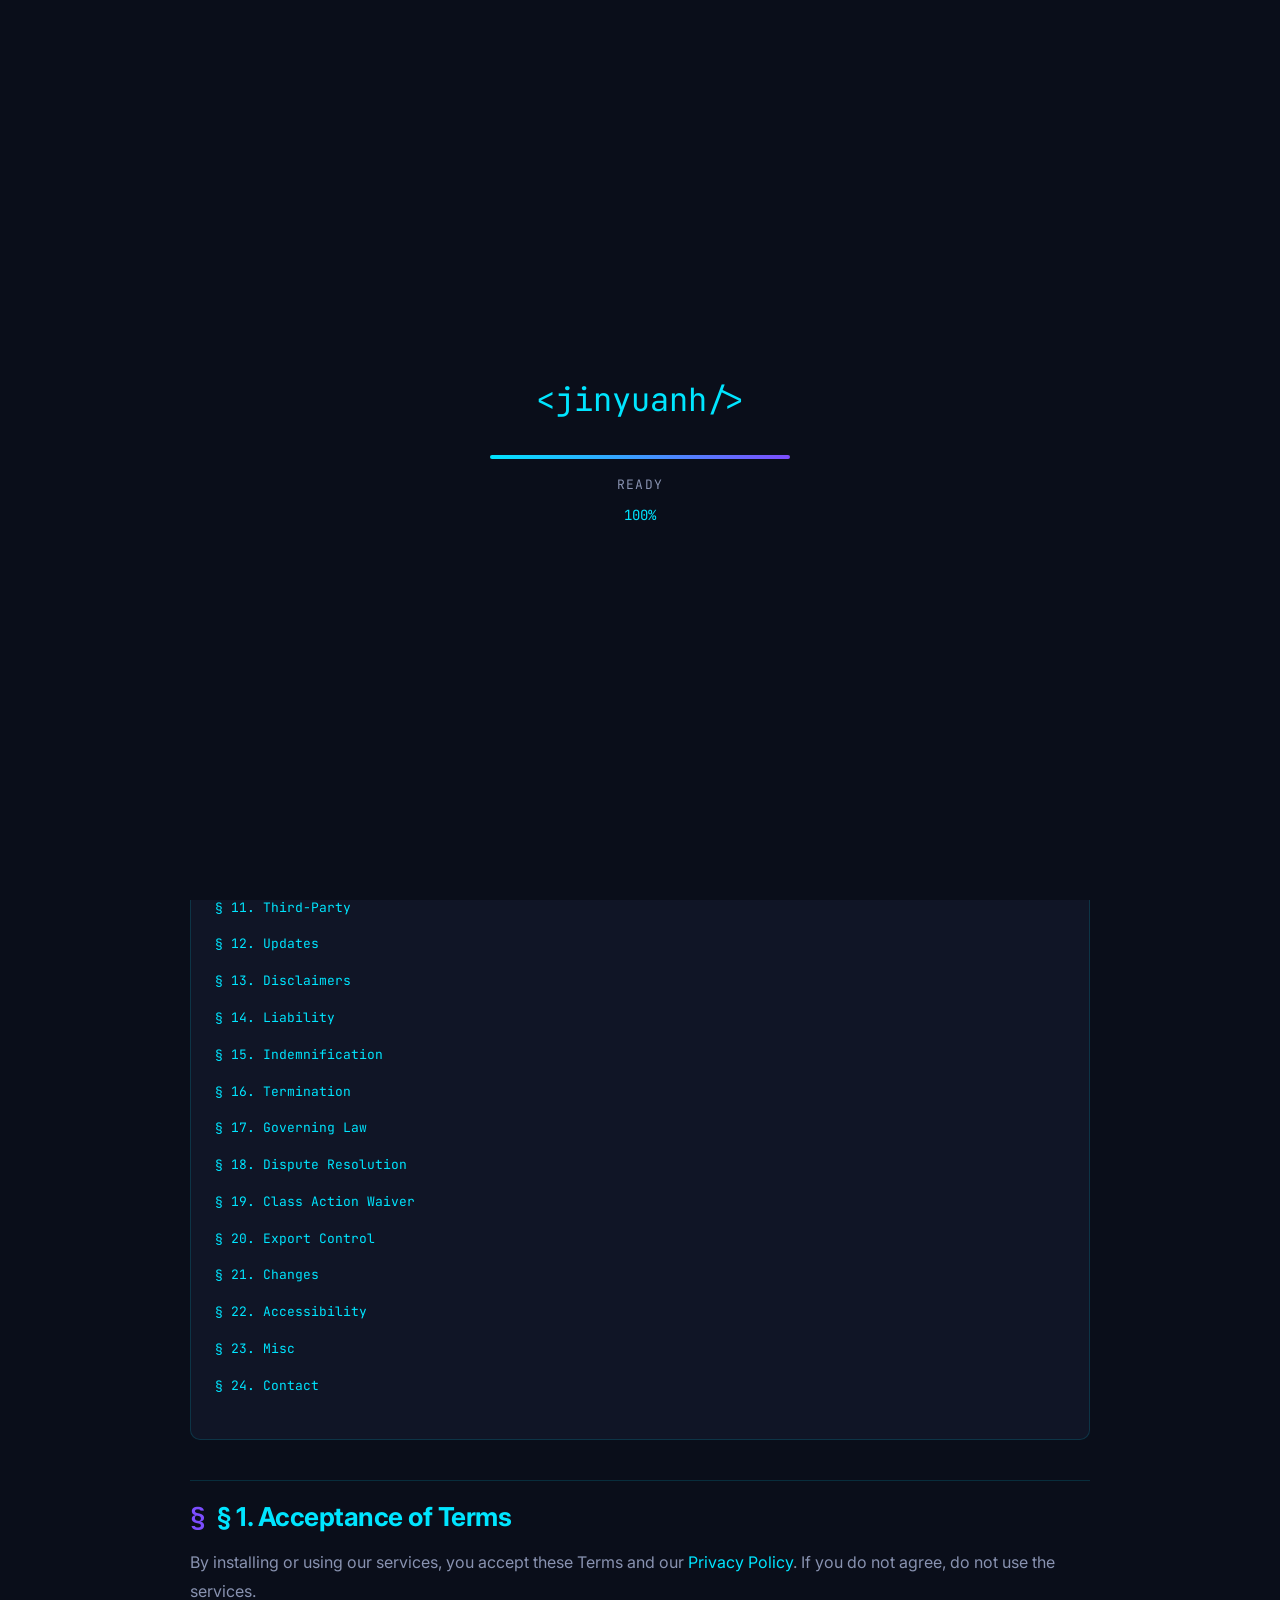
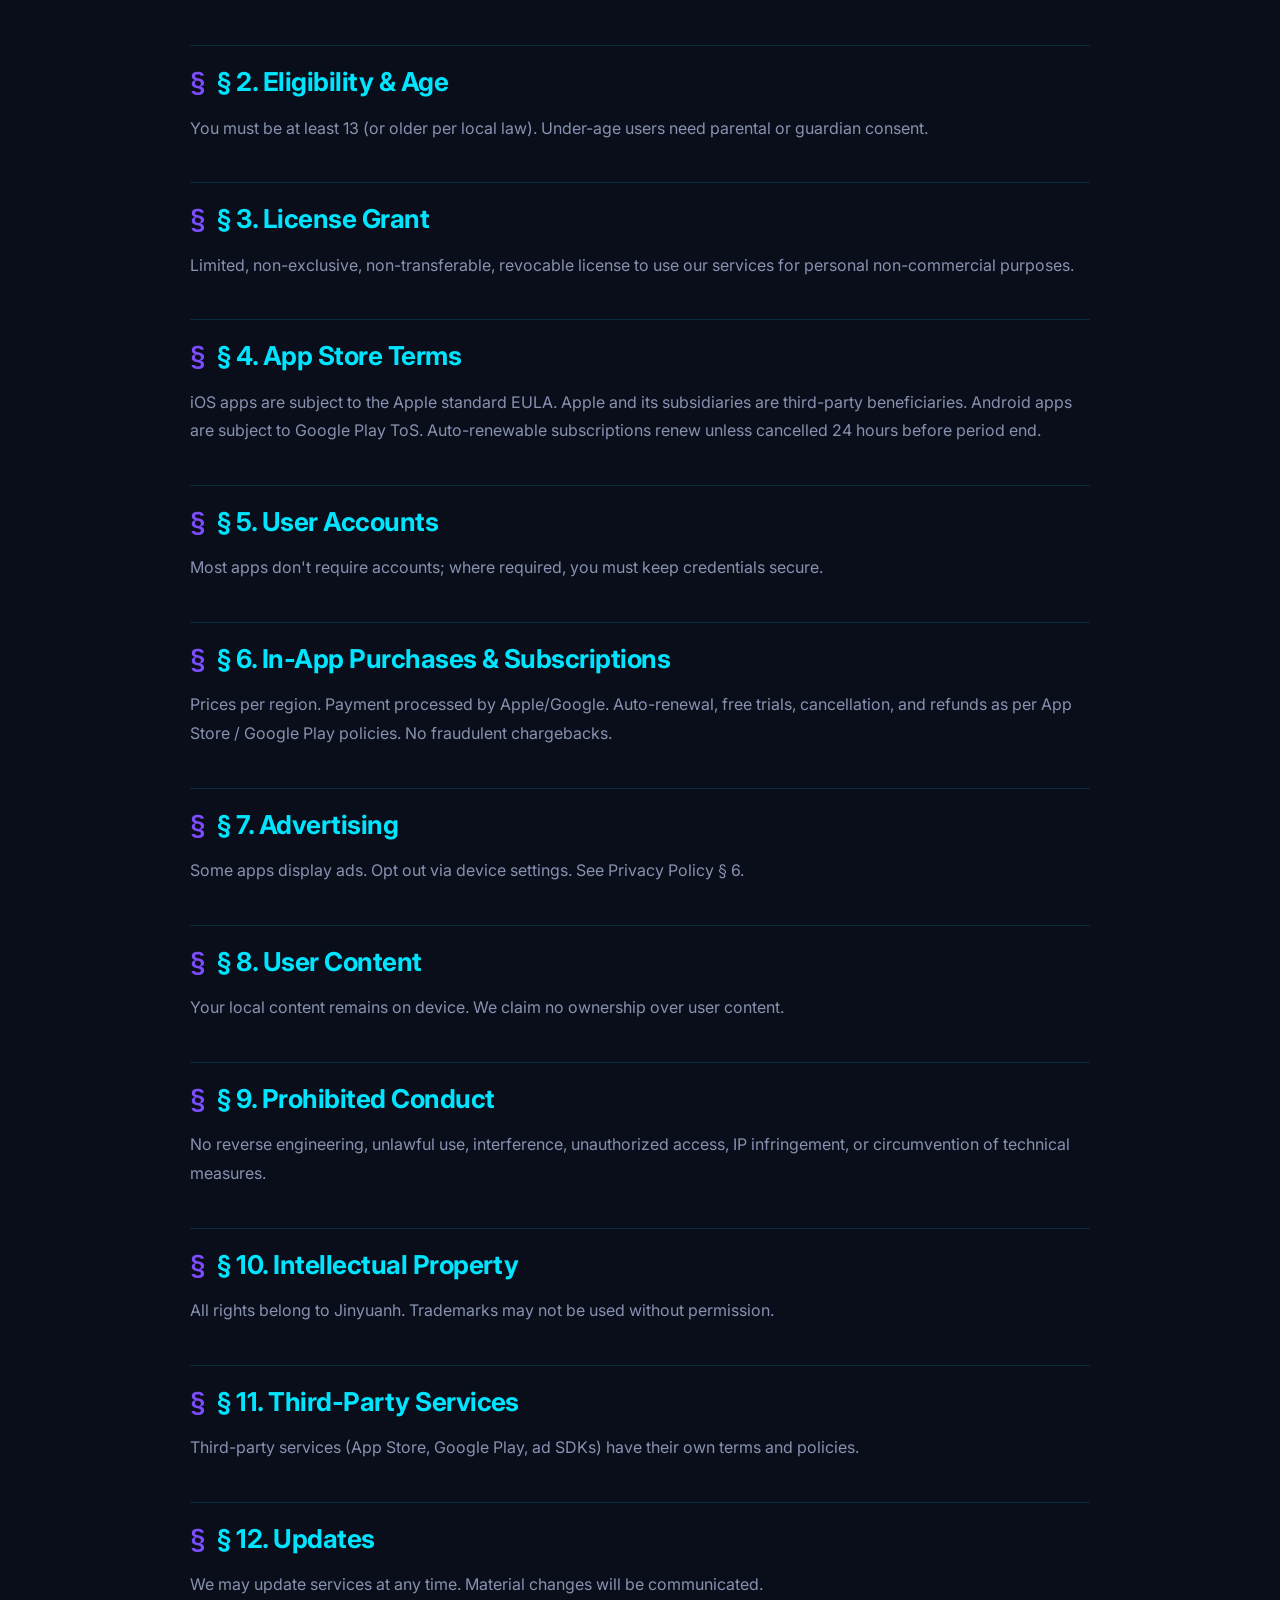
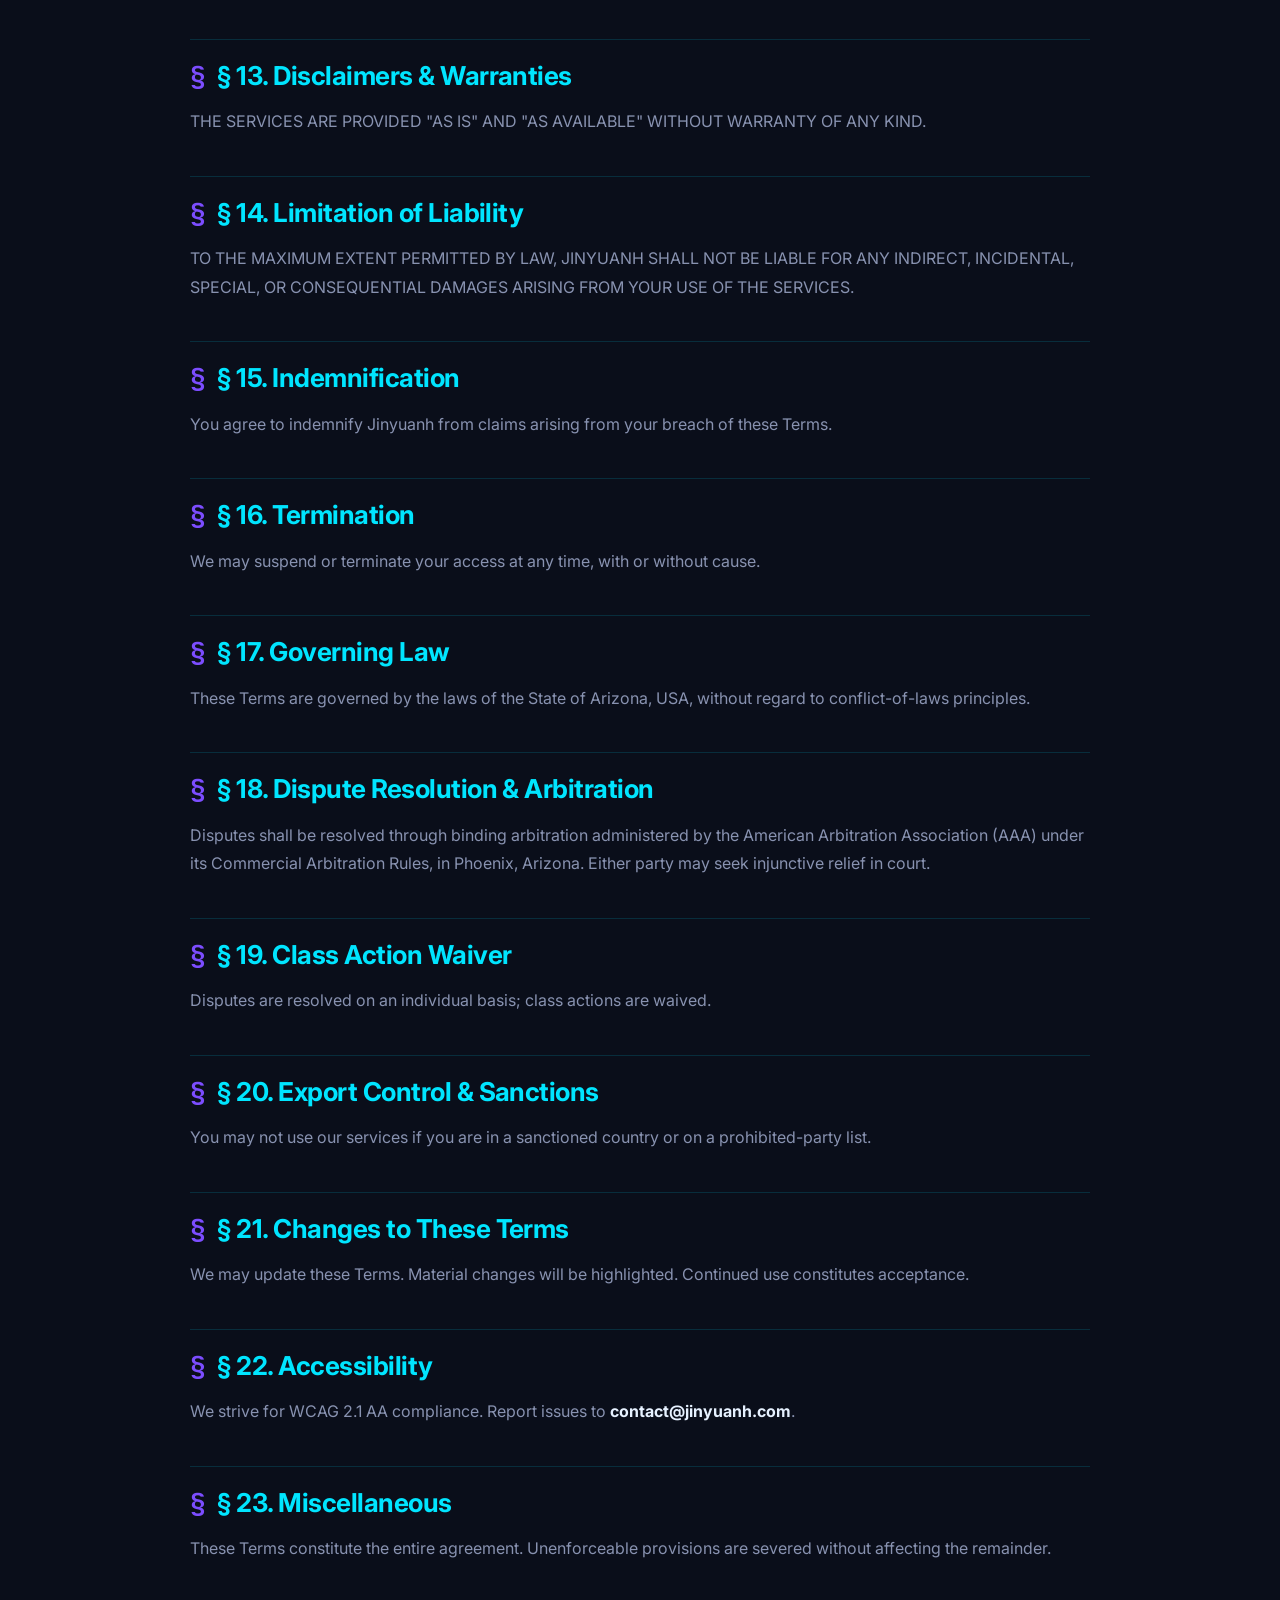
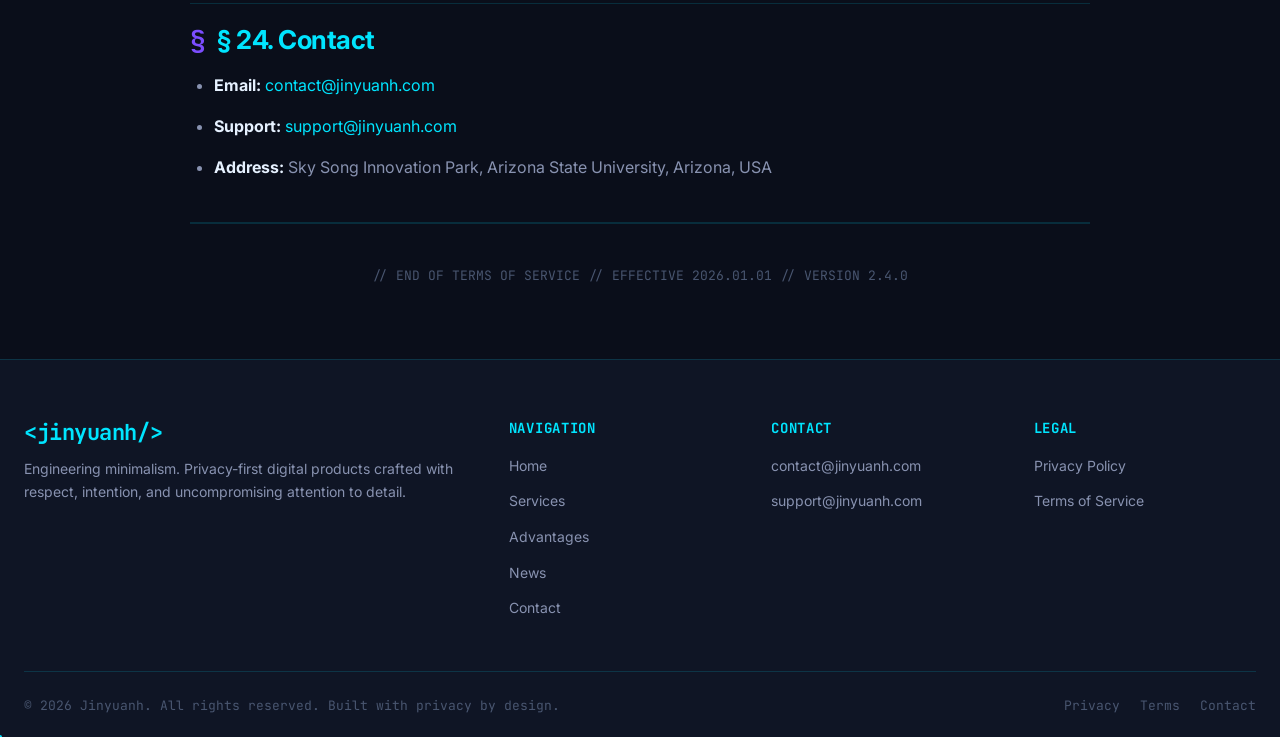
<file: terms-of-service.html>
<!DOCTYPE html>
<html lang="en">
<head>
    <meta charset="UTF-8">
    <meta name="viewport" content="width=device-width, initial-scale=1.0">
    <meta name="theme-color" content="#0a0e1a">
    <title>Terms of Service - Jinyuanh.com | User Agreement & License Terms</title>
    <meta name="description" content="Comprehensive Terms of Service governing use of Jinyuanh websites, mobile applications, and related services.">
    <meta name="robots" content="index, follow">
    <link rel="canonical" href="https://jinyuanh.com/terms-of-service.html">
    <link rel="alternate" hreflang="en" href="https://jinyuanh.com/terms-of-service.html">
    <link rel="preconnect" href="https://fonts.googleapis.com">
    <link rel="preconnect" href="https://fonts.gstatic.com" crossorigin>
    <link href="https://fonts.googleapis.com/css2?family=Inter:wght@300;400;500;600;700;800&family=JetBrains+Mono:wght@400;500;700&display=swap" rel="stylesheet">
    <link rel="stylesheet" href="css/main.css">
</head>
<body>

<div class="loading-screen" id="loading-screen">
    <div class="loading-logo">&lt;jinyuanh/&gt;</div>
    <div class="loading-bar-container"><div class="loading-bar" id="loading-bar"></div></div>
    <div class="loading-text" id="loading-text">INITIALIZING SYSTEM</div>
    <div class="loading-percent" id="loading-percent">0%</div>
</div>

<canvas id="particles-canvas"></canvas>

<nav class="navbar" role="navigation" aria-label="Main navigation">
    <div class="nav-container">
        <a href="index.html" class="nav-logo" aria-label="Jinyuanh Home">
            <svg viewBox="0 0 40 40" fill="none" xmlns="http://www.w3.org/2000/svg" aria-hidden="true">
                <circle cx="20" cy="20" r="18" stroke="#00e5ff" stroke-width="2"/>
                <path d="M10 20 L18 12 L26 28 L30 20" stroke="#00e5ff" stroke-width="2" fill="none"/>
                <circle class="logo-dot" cx="20" cy="20" r="3" fill="#00e5ff"/>
            </svg>
            <span>&lt;jinyuanh/&gt;</span>
        </a>
        <ul class="nav-menu" role="menubar">
            <li role="none"><a href="index.html" role="menuitem">Home</a></li>
            <li role="none"><a href="services.html" role="menuitem">Services</a></li>
            <li role="none"><a href="advantages.html" role="menuitem">Advantages</a></li><li role="none"><a href="capabilities.html" role="menuitem">Capabilities</a></li><li role="none"><a href="products.html" role="menuitem">Products</a></li><li role="none"><a href="roadmap.html" role="menuitem">Roadmap</a></li>
            <li role="none"><a href="news.html" role="menuitem">News</a></li>
            <li role="none"><a href="contact.html" role="menuitem">Contact</a></li>
        </ul>
        <button class="nav-toggle" aria-label="Toggle navigation menu">
            <svg width="24" height="24" viewBox="0 0 24 24" fill="none" stroke="currentColor" stroke-width="2">
                <line x1="3" y1="12" x2="21" y2="12"></line>
                <line x1="3" y1="6" x2="21" y2="6"></line>
                <line x1="3" y1="18" x2="21" y2="18"></line>
            </svg>
        </button>
    </div>
</nav>

<main class="section" style="padding-top: 140px; padding-bottom: 60px;">
<div class="container">
<div class="legal-content">

<h1>Terms of Service</h1>
<p class="lead">These Terms of Service ("Terms") govern your access to and use of the websites, mobile applications, and related services operated by Jinyuanh. By installing, copying, or using our services, you agree to these Terms.</p>

<div class="meta-info">
    <div class="meta-info-item"><div class="label">Effective Date</div><div class="value">January 1, 2026</div></div>
    <div class="meta-info-item"><div class="label">Last Updated</div><div class="value">September 23, 2026</div></div>
    <div class="meta-info-item"><div class="label">Version</div><div class="value">2.4.0</div></div>
    <div class="meta-info-item"><div class="label">Contact</div><div class="value"><a href="mailto:contact@jinyuanh.com">contact@jinyuanh.com</a></div></div>
</div>

<div class="toc">
<h3>Table of Contents</h3>
<ul>
<li><a href="#section-1">§ 1. Acceptance of Terms</a></li>
<li><a href="#section-2">§ 2. Eligibility & Age</a></li>
<li><a href="#section-3">§ 3. License Grant</a></li>
<li><a href="#section-4">§ 4. App Store Terms</a></li>
<li><a href="#section-5">§ 5. User Accounts</a></li>
<li><a href="#section-6">§ 6. In-App Purchases</a></li>
<li><a href="#section-7">§ 7. Advertising</a></li>
<li><a href="#section-8">§ 8. User Content</a></li>
<li><a href="#section-9">§ 9. Prohibited Conduct</a></li>
<li><a href="#section-10">§ 10. IP</a></li>
<li><a href="#section-11">§ 11. Third-Party</a></li>
<li><a href="#section-12">§ 12. Updates</a></li>
<li><a href="#section-13">§ 13. Disclaimers</a></li>
<li><a href="#section-14">§ 14. Liability</a></li>
<li><a href="#section-15">§ 15. Indemnification</a></li>
<li><a href="#section-16">§ 16. Termination</a></li>
<li><a href="#section-17">§ 17. Governing Law</a></li>
<li><a href="#section-18">§ 18. Dispute Resolution</a></li>
<li><a href="#section-19">§ 19. Class Action Waiver</a></li>
<li><a href="#section-20">§ 20. Export Control</a></li>
<li><a href="#section-21">§ 21. Changes</a></li>
<li><a href="#section-22">§ 22. Accessibility</a></li>
<li><a href="#section-23">§ 23. Misc</a></li>
<li><a href="#section-24">§ 24. Contact</a></li>
</ul>
</div>

<h2 id="section-1">§ 1. Acceptance of Terms</h2>
<p>By installing or using our services, you accept these Terms and our <a href="privacy-policy.html">Privacy Policy</a>. If you do not agree, do not use the services.</p>

<h2 id="section-2">§ 2. Eligibility & Age</h2>
<p>You must be at least 13 (or older per local law). Under-age users need parental or guardian consent.</p>

<h2 id="section-3">§ 3. License Grant</h2>
<p>Limited, non-exclusive, non-transferable, revocable license to use our services for personal non-commercial purposes.</p>

<h2 id="section-4">§ 4. App Store Terms</h2>
<p>iOS apps are subject to the Apple standard EULA. Apple and its subsidiaries are third-party beneficiaries. Android apps are subject to Google Play ToS. Auto-renewable subscriptions renew unless cancelled 24 hours before period end.</p>

<h2 id="section-5">§ 5. User Accounts</h2>
<p>Most apps don't require accounts; where required, you must keep credentials secure.</p>

<h2 id="section-6">§ 6. In-App Purchases & Subscriptions</h2>
<p>Prices per region. Payment processed by Apple/Google. Auto-renewal, free trials, cancellation, and refunds as per App Store / Google Play policies. No fraudulent chargebacks.</p>

<h2 id="section-7">§ 7. Advertising</h2>
<p>Some apps display ads. Opt out via device settings. See Privacy Policy § 6.</p>

<h2 id="section-8">§ 8. User Content</h2>
<p>Your local content remains on device. We claim no ownership over user content.</p>

<h2 id="section-9">§ 9. Prohibited Conduct</h2>
<p>No reverse engineering, unlawful use, interference, unauthorized access, IP infringement, or circumvention of technical measures.</p>

<h2 id="section-10">§ 10. Intellectual Property</h2>
<p>All rights belong to Jinyuanh. Trademarks may not be used without permission.</p>

<h2 id="section-11">§ 11. Third-Party Services</h2>
<p>Third-party services (App Store, Google Play, ad SDKs) have their own terms and policies.</p>

<h2 id="section-12">§ 12. Updates</h2>
<p>We may update services at any time. Material changes will be communicated.</p>

<h2 id="section-13">§ 13. Disclaimers & Warranties</h2>
<p>THE SERVICES ARE PROVIDED "AS IS" AND "AS AVAILABLE" WITHOUT WARRANTY OF ANY KIND.</p>

<h2 id="section-14">§ 14. Limitation of Liability</h2>
<p>TO THE MAXIMUM EXTENT PERMITTED BY LAW, JINYUANH SHALL NOT BE LIABLE FOR ANY INDIRECT, INCIDENTAL, SPECIAL, OR CONSEQUENTIAL DAMAGES ARISING FROM YOUR USE OF THE SERVICES.</p>

<h2 id="section-15">§ 15. Indemnification</h2>
<p>You agree to indemnify Jinyuanh from claims arising from your breach of these Terms.</p>

<h2 id="section-16">§ 16. Termination</h2>
<p>We may suspend or terminate your access at any time, with or without cause.</p>

<h2 id="section-17">§ 17. Governing Law</h2>
<p>These Terms are governed by the laws of the State of Arizona, USA, without regard to conflict-of-laws principles.</p>

<h2 id="section-18">§ 18. Dispute Resolution & Arbitration</h2>
<p>Disputes shall be resolved through binding arbitration administered by the American Arbitration Association (AAA) under its Commercial Arbitration Rules, in Phoenix, Arizona. Either party may seek injunctive relief in court.</p>

<h2 id="section-19">§ 19. Class Action Waiver</h2>
<p>Disputes are resolved on an individual basis; class actions are waived.</p>

<h2 id="section-20">§ 20. Export Control & Sanctions</h2>
<p>You may not use our services if you are in a sanctioned country or on a prohibited-party list.</p>

<h2 id="section-21">§ 21. Changes to These Terms</h2>
<p>We may update these Terms. Material changes will be highlighted. Continued use constitutes acceptance.</p>

<h2 id="section-22">§ 22. Accessibility</h2>
<p>We strive for WCAG 2.1 AA compliance. Report issues to <strong>contact@jinyuanh.com</strong>.</p>

<h2 id="section-23">§ 23. Miscellaneous</h2>
<p>These Terms constitute the entire agreement. Unenforceable provisions are severed without affecting the remainder.</p>

<h2 id="section-24">§ 24. Contact</h2>
<ul>
<li><strong>Email:</strong> <a href="mailto:contact@jinyuanh.com">contact@jinyuanh.com</a></li>
<li><strong>Support:</strong> <a href="mailto:support@jinyuanh.com">support@jinyuanh.com</a></li>
<li><strong>Address:</strong> Sky Song Innovation Park, Arizona State University, Arizona, USA</li>
</ul>

<hr style="border: 1px solid var(--border-color); margin: 40px 0;">
<p style="text-align: center; color: var(--text-muted); font-family: var(--font-mono); font-size: 13px;">// END OF TERMS OF SERVICE // EFFECTIVE 2026.01.01 // VERSION 2.4.0</p>

</div>
</div>
</main>

<footer class="footer" role="contentinfo">
    <div class="container">
        <div class="footer-grid">
            <div class="footer-brand">
                <h3>&lt;jinyuanh/&gt;</h3>
                <p>Engineering minimalism. Privacy-first digital products crafted with respect, intention, and uncompromising attention to detail.</p>
            </div>
            <div>
                <h4>Navigation</h4>
                <ul>
                    <li><a href="index.html">Home</a></li>
                    <li><a href="services.html">Services</a></li>
                    <li><a href="advantages.html">Advantages</a></li>
                    <li><a href="news.html">News</a></li>
                    <li><a href="contact.html">Contact</a></li>
                </ul>
            </div>
            <div>
                <h4>Contact</h4>
                <ul>
                    <li><a href="mailto:contact@jinyuanh.com">contact@jinyuanh.com</a></li>
                    <li><a href="mailto:support@jinyuanh.com">support@jinyuanh.com</a></li>
                </ul>
            </div>
            <div>
                <h4>Legal</h4>
                <ul>
                    <li><a href="privacy-policy.html">Privacy Policy</a></li>
                    <li><a href="terms-of-service.html">Terms of Service</a></li>
                </ul>
            </div>
        </div>
        <div class="footer-bottom">
            <p>&copy; 2026 Jinyuanh. All rights reserved. Built with privacy by design.</p>
            <div class="footer-bottom-links">
                <a href="privacy-policy.html">Privacy</a>
                <a href="terms-of-service.html">Terms</a>
                <a href="contact.html">Contact</a>
            </div>
        </div>
    </div>
</footer>

<script src="js/main.js"></script>
<script src="js/enhancements.js"></script>
</body>
</html>
</file>
<file: css/main.css>
/* ==========================================================================
   Jinyuanh.com - Main Stylesheet
   Big Data Visualization / Computer Science Aesthetic
   ========================================================================== */

:root {
    --bg-primary: #0a0e1a;
    --bg-secondary: #0f1525;
    --bg-tertiary: #161d33;
    --bg-card: rgba(20, 28, 48, 0.6);
    --bg-glass: rgba(255, 255, 255, 0.03);
    --border-color: rgba(0, 229, 255, 0.15);
    --border-glow: rgba(0, 229, 255, 0.4);
    --accent-cyan: #00e5ff;
    --accent-blue: #2196f3;
    --accent-purple: #7c4dff;
    --accent-green: #00ff88;
    --accent-pink: #ff006e;
    --accent-orange: #ff9100;
    --text-primary: #e6f1ff;
    --text-secondary: #8892b0;
    --text-muted: #495670;
    --grid-line: rgba(0, 229, 255, 0.06);
    --shadow-glow: 0 0 20px rgba(0, 229, 255, 0.3);
    --shadow-card: 0 8px 32px rgba(0, 0, 0, 0.4);
    --font-mono: 'JetBrains Mono', 'Fira Code', 'Consolas', monospace;
    --font-sans: 'Inter', -apple-system, BlinkMacSystemFont, 'Segoe UI', sans-serif;
    --transition-fast: 0.2s cubic-bezier(0.4, 0, 0.2, 1);
    --transition-medium: 0.4s cubic-bezier(0.4, 0, 0.2, 1);
    --transition-slow: 0.8s cubic-bezier(0.4, 0, 0.2, 1);
}

* {
    margin: 0;
    padding: 0;
    box-sizing: border-box;
}

html {
    scroll-behavior: smooth;
    scroll-padding-top: 80px;
}

body {
    font-family: var(--font-sans);
    background: var(--bg-primary);
    color: var(--text-primary);
    line-height: 1.6;
    overflow-x: hidden;
    min-height: 100vh;
    position: relative;
}

/* Animated grid background */
body::before {
    content: '';
    position: fixed;
    top: 0;
    left: 0;
    width: 100%;
    height: 100%;
    background-image:
        linear-gradient(var(--grid-line) 1px, transparent 1px),
        linear-gradient(90deg, var(--grid-line) 1px, transparent 1px);
    background-size: 50px 50px;
    pointer-events: none;
    z-index: 0;
    animation: gridMove 20s linear infinite;
}

@keyframes gridMove {
    0% { transform: translate(0, 0); }
    100% { transform: translate(50px, 50px); }
}

/* Floating particles canvas overlay */
#particles-canvas {
    position: fixed;
    top: 0;
    left: 0;
    width: 100%;
    height: 100%;
    pointer-events: none;
    z-index: 1;
}

/* Typography */
h1, h2, h3, h4, h5, h6 {
    font-weight: 700;
    line-height: 1.2;
    color: var(--text-primary);
    letter-spacing: -0.02em;
}

a {
    color: var(--accent-cyan);
    text-decoration: none;
    transition: color var(--transition-fast);
}

a:hover {
    color: var(--accent-blue);
}

code, pre {
    font-family: var(--font-mono);
}

/* Container */
.container {
    max-width: 1400px;
    margin: 0 auto;
    padding: 0 24px;
    position: relative;
    z-index: 2;
}

/* =================== NAVIGATION =================== */
.navbar {
    position: fixed;
    top: 0;
    left: 0;
    right: 0;
    z-index: 1000;
    padding: 16px 0;
    transition: all var(--transition-medium);
    backdrop-filter: blur(10px);
    -webkit-backdrop-filter: blur(10px);
}

.navbar.scrolled {
    background: rgba(10, 14, 26, 0.85);
    border-bottom: 1px solid var(--border-color);
    padding: 12px 0;
    box-shadow: 0 4px 30px rgba(0, 0, 0, 0.5);
}

.nav-container {
    display: flex;
    align-items: center;
    justify-content: space-between;
    max-width: 1400px;
    margin: 0 auto;
    padding: 0 24px;
}

.nav-logo {
    display: flex;
    align-items: center;
    gap: 12px;
    font-family: var(--font-mono);
    font-size: 20px;
    font-weight: 700;
    color: var(--text-primary);
}

.nav-logo svg {
    width: 36px;
    height: 36px;
}

.nav-logo .logo-dot {
    animation: pulse 2s ease-in-out infinite;
}

@keyframes pulse {
    0%, 100% { opacity: 1; }
    50% { opacity: 0.4; }
}

.nav-menu {
    display: flex;
    gap: 8px;
    align-items: center;
    list-style: none;
}

.nav-menu a {
    display: block;
    padding: 10px 18px;
    color: var(--text-secondary);
    font-size: 14px;
    font-weight: 500;
    font-family: var(--font-mono);
    text-transform: uppercase;
    letter-spacing: 0.05em;
    border-radius: 6px;
    position: relative;
    transition: all var(--transition-fast);
}

.nav-menu a:hover {
    color: var(--accent-cyan);
    background: rgba(0, 229, 255, 0.08);
}

.nav-menu a.active {
    color: var(--accent-cyan);
    background: rgba(0, 229, 255, 0.1);
}

.nav-menu a.active::before {
    content: '>';
    position: absolute;
    left: 4px;
    color: var(--accent-cyan);
}

.nav-toggle {
    display: none;
    background: transparent;
    border: 1px solid var(--border-color);
    color: var(--accent-cyan);
    padding: 8px;
    border-radius: 6px;
    cursor: pointer;
}

/* =================== HERO SECTION =================== */
.hero {
    min-height: 100vh;
    display: flex;
    align-items: center;
    position: relative;
    padding: 120px 0 80px;
    overflow: hidden;
}

.hero-bg {
    position: absolute;
    top: 0;
    left: 0;
    width: 100%;
    height: 100%;
    overflow: hidden;
    z-index: 1;
}

.hero-orb {
    position: absolute;
    border-radius: 50%;
    filter: blur(80px);
    opacity: 0.3;
    animation: orbFloat 15s ease-in-out infinite;
}

.hero-orb-1 {
    width: 500px;
    height: 500px;
    background: radial-gradient(circle, var(--accent-cyan), transparent);
    top: -100px;
    right: -100px;
}

.hero-orb-2 {
    width: 400px;
    height: 400px;
    background: radial-gradient(circle, var(--accent-purple), transparent);
    bottom: -50px;
    left: -50px;
    animation-delay: -5s;
}

.hero-orb-3 {
    width: 350px;
    height: 350px;
    background: radial-gradient(circle, var(--accent-pink), transparent);
    top: 50%;
    left: 50%;
    transform: translate(-50%, -50%);
    animation-delay: -10s;
}

@keyframes orbFloat {
    0%, 100% { transform: translate(0, 0) scale(1); }
    33% { transform: translate(40px, -40px) scale(1.1); }
    66% { transform: translate(-30px, 30px) scale(0.9); }
}

.hero-content {
    position: relative;
    z-index: 2;
    max-width: 900px;
}

.hero-tag {
    display: inline-flex;
    align-items: center;
    gap: 10px;
    padding: 8px 16px;
    background: rgba(0, 229, 255, 0.1);
    border: 1px solid var(--border-color);
    border-radius: 100px;
    font-family: var(--font-mono);
    font-size: 13px;
    color: var(--accent-cyan);
    margin-bottom: 32px;
    animation: fadeInUp 0.8s ease-out;
}

.hero-tag .status-dot {
    width: 8px;
    height: 8px;
    background: var(--accent-green);
    border-radius: 50%;
    box-shadow: 0 0 10px var(--accent-green);
    animation: pulse 1.5s infinite;
}

.hero h1 {
    font-size: clamp(40px, 6vw, 72px);
    font-weight: 800;
    margin-bottom: 24px;
    letter-spacing: -0.03em;
    animation: fadeInUp 1s ease-out;
    line-height: 1.1;
}

.hero h1 .gradient-text {
    background: linear-gradient(135deg, var(--accent-cyan) 0%, var(--accent-blue) 50%, var(--accent-purple) 100%);
    -webkit-background-clip: text;
    background-clip: text;
    -webkit-text-fill-color: transparent;
    background-size: 200% 200%;
    animation: gradientShift 4s ease infinite;
}

@keyframes gradientShift {
    0%, 100% { background-position: 0% 50%; }
    50% { background-position: 100% 50%; }
}

.hero p {
    font-size: 20px;
    color: var(--text-secondary);
    margin-bottom: 40px;
    max-width: 700px;
    animation: fadeInUp 1.2s ease-out;
}

.hero-actions {
    display: flex;
    gap: 16px;
    flex-wrap: wrap;
    animation: fadeInUp 1.4s ease-out;
}

@keyframes fadeInUp {
    from {
        opacity: 0;
        transform: translateY(30px);
    }
    to {
        opacity: 1;
        transform: translateY(0);
    }
}

/* =================== BUTTONS =================== */
.btn {
    display: inline-flex;
    align-items: center;
    gap: 10px;
    padding: 14px 28px;
    border-radius: 8px;
    font-weight: 600;
    font-size: 15px;
    font-family: var(--font-sans);
    cursor: pointer;
    transition: all var(--transition-fast);
    border: none;
    text-transform: none;
    letter-spacing: 0;
    position: relative;
    overflow: hidden;
}

.btn svg {
    width: 16px;
    height: 16px;
}

.btn-primary {
    background: linear-gradient(135deg, var(--accent-cyan), var(--accent-blue));
    color: #0a0e1a;
    box-shadow: 0 4px 20px rgba(0, 229, 255, 0.3);
}

.btn-primary:hover {
    transform: translateY(-2px);
    box-shadow: 0 8px 30px rgba(0, 229, 255, 0.5);
    color: #0a0e1a;
}

.btn-secondary {
    background: transparent;
    color: var(--accent-cyan);
    border: 1px solid var(--accent-cyan);
}

.btn-secondary:hover {
    background: rgba(0, 229, 255, 0.1);
    transform: translateY(-2px);
}

.btn::before {
    content: '';
    position: absolute;
    top: 0;
    left: -100%;
    width: 100%;
    height: 100%;
    background: linear-gradient(90deg, transparent, rgba(255, 255, 255, 0.2), transparent);
    transition: left 0.5s;
}

.btn:hover::before {
    left: 100%;
}

/* =================== TERMINAL COMPONENT =================== */
.terminal {
    background: rgba(15, 21, 37, 0.95);
    border: 1px solid var(--border-color);
    border-radius: 12px;
    overflow: hidden;
    box-shadow: var(--shadow-card), 0 0 40px rgba(0, 229, 255, 0.1);
    backdrop-filter: blur(10px);
    font-family: var(--font-mono);
    font-size: 14px;
}

.terminal-header {
    display: flex;
    align-items: center;
    padding: 12px 16px;
    background: rgba(0, 0, 0, 0.3);
    border-bottom: 1px solid var(--border-color);
}

.terminal-dots {
    display: flex;
    gap: 6px;
    margin-right: 16px;
}

.terminal-dot {
    width: 12px;
    height: 12px;
    border-radius: 50%;
}

.terminal-dot.red { background: #ff5f57; }
.terminal-dot.yellow { background: #ffbd2e; }
.terminal-dot.green { background: #28c941; }

.terminal-title {
    color: var(--text-secondary);
    font-size: 12px;
    flex: 1;
    text-align: center;
}

.terminal-body {
    padding: 20px;
    min-height: 200px;
    color: var(--text-primary);
    line-height: 1.8;
}

.terminal-line {
    margin-bottom: 4px;
    opacity: 0;
    animation: typeIn 0.3s forwards;
}

.terminal-prompt {
    color: var(--accent-cyan);
}

.terminal-command {
    color: var(--accent-green);
}

.terminal-output {
    color: var(--text-secondary);
    padding-left: 16px;
}

.terminal-cursor {
    display: inline-block;
    width: 8px;
    height: 16px;
    background: var(--accent-cyan);
    animation: blink 1s step-end infinite;
    vertical-align: middle;
    margin-left: 4px;
}

@keyframes blink {
    50% { opacity: 0; }
}

@keyframes typeIn {
    from { opacity: 0; transform: translateX(-5px); }
    to { opacity: 1; transform: translateX(0); }
}

/* =================== SECTIONS =================== */
.section {
    padding: 100px 0;
    position: relative;
    z-index: 2;
}

.section-header {
    text-align: center;
    margin-bottom: 60px;
}

.section-label {
    display: inline-block;
    font-family: var(--font-mono);
    font-size: 13px;
    color: var(--accent-cyan);
    text-transform: uppercase;
    letter-spacing: 0.1em;
    margin-bottom: 16px;
    padding: 6px 14px;
    background: rgba(0, 229, 255, 0.08);
    border: 1px solid var(--border-color);
    border-radius: 100px;
}

.section-title {
    font-size: clamp(32px, 4vw, 48px);
    margin-bottom: 16px;
    font-weight: 800;
}

.section-subtitle {
    font-size: 18px;
    color: var(--text-secondary);
    max-width: 700px;
    margin: 0 auto;
}

/* =================== CARDS =================== */
.card {
    background: var(--bg-card);
    border: 1px solid var(--border-color);
    border-radius: 12px;
    padding: 32px;
    backdrop-filter: blur(10px);
    transition: all var(--transition-medium);
    position: relative;
    overflow: hidden;
}

.card::before {
    content: '';
    position: absolute;
    top: 0;
    left: 0;
    right: 0;
    height: 1px;
    background: linear-gradient(90deg, transparent, var(--accent-cyan), transparent);
    opacity: 0;
    transition: opacity var(--transition-medium);
}

.card:hover {
    transform: translateY(-4px);
    border-color: var(--border-glow);
    box-shadow: var(--shadow-card), 0 0 30px rgba(0, 229, 255, 0.15);
}

.card:hover::before {
    opacity: 1;
}

.card-icon {
    display: inline-flex;
    align-items: center;
    justify-content: center;
    width: 56px;
    height: 56px;
    background: rgba(0, 229, 255, 0.1);
    border: 1px solid var(--border-color);
    border-radius: 12px;
    margin-bottom: 20px;
    color: var(--accent-cyan);
}

.card-icon svg {
    width: 28px;
    height: 28px;
}

.card h3 {
    font-size: 20px;
    margin-bottom: 12px;
}

.card p {
    color: var(--text-secondary);
    font-size: 15px;
}

/* Grid layouts */
.grid {
    display: grid;
    gap: 24px;
}

.grid-2 { grid-template-columns: repeat(2, 1fr); }
.grid-3 { grid-template-columns: repeat(3, 1fr); }
.grid-4 { grid-template-columns: repeat(4, 1fr); }

/* =================== STATS COUNTER =================== */
.stats-section {
    background: linear-gradient(180deg, var(--bg-secondary), var(--bg-primary));
    border-top: 1px solid var(--border-color);
    border-bottom: 1px solid var(--border-color);
    padding: 60px 0;
    position: relative;
    overflow: hidden;
}

.stats-grid {
    display: grid;
    grid-template-columns: repeat(4, 1fr);
    gap: 32px;
}

.stat-item {
    text-align: center;
    padding: 20px;
    position: relative;
}

.stat-item:not(:last-child)::after {
    content: '';
    position: absolute;
    right: 0;
    top: 20%;
    height: 60%;
    width: 1px;
    background: linear-gradient(180deg, transparent, var(--border-color), transparent);
}

.stat-number {
    display: block;
    font-family: var(--font-mono);
    font-size: 48px;
    font-weight: 800;
    background: linear-gradient(135deg, var(--accent-cyan), var(--accent-purple));
    -webkit-background-clip: text;
    background-clip: text;
    -webkit-text-fill-color: transparent;
    margin-bottom: 8px;
    line-height: 1;
}

.stat-label {
    font-size: 14px;
    color: var(--text-secondary);
    text-transform: uppercase;
    letter-spacing: 0.1em;
    font-family: var(--font-mono);
}

/* =================== DATA VISUALIZATION =================== */
.data-viz {
    background: var(--bg-card);
    border: 1px solid var(--border-color);
    border-radius: 12px;
    padding: 24px;
    margin: 32px 0;
}

.data-viz-header {
    display: flex;
    justify-content: space-between;
    align-items: center;
    margin-bottom: 20px;
    padding-bottom: 16px;
    border-bottom: 1px solid var(--border-color);
}

.data-viz-title {
    font-family: var(--font-mono);
    font-size: 14px;
    color: var(--accent-cyan);
}

.data-viz-badge {
    padding: 4px 10px;
    background: rgba(0, 255, 136, 0.15);
    color: var(--accent-green);
    border-radius: 4px;
    font-family: var(--font-mono);
    font-size: 11px;
    text-transform: uppercase;
}

/* =================== CODE BLOCK =================== */
.code-block {
    background: rgba(0, 0, 0, 0.4);
    border: 1px solid var(--border-color);
    border-radius: 8px;
    padding: 20px;
    margin: 16px 0;
    font-family: var(--font-mono);
    font-size: 13px;
    color: var(--text-secondary);
    overflow-x: auto;
    position: relative;
}

.code-block .keyword { color: var(--accent-purple); }
.code-block .string { color: var(--accent-green); }
.code-block .comment { color: var(--text-muted); font-style: italic; }
.code-block .function { color: var(--accent-cyan); }
.code-block .number { color: var(--accent-orange); }

/* =================== CHART COMPONENTS =================== */
.bar-chart {
    display: flex;
    align-items: flex-end;
    gap: 8px;
    height: 200px;
    padding: 20px 0;
}

.bar {
    flex: 1;
    background: linear-gradient(180deg, var(--accent-cyan), var(--accent-blue));
    border-radius: 4px 4px 0 0;
    position: relative;
    transition: all var(--transition-medium);
    cursor: pointer;
    min-width: 20px;
}

.bar:hover {
    transform: scaleY(1.05);
    filter: brightness(1.2);
    box-shadow: 0 0 20px rgba(0, 229, 255, 0.5);
}

.bar::after {
    content: attr(data-value);
    position: absolute;
    top: -25px;
    left: 50%;
    transform: translateX(-50%);
    font-family: var(--font-mono);
    font-size: 11px;
    color: var(--accent-cyan);
    opacity: 0;
    transition: opacity var(--transition-fast);
}

.bar:hover::after {
    opacity: 1;
}

/* =================== SERVICE TILES =================== */
.service-tile {
    background: var(--bg-card);
    border: 1px solid var(--border-color);
    border-radius: 12px;
    padding: 28px;
    backdrop-filter: blur(10px);
    position: relative;
    overflow: hidden;
    transition: all var(--transition-medium);
}

.service-tile:hover {
    border-color: var(--border-glow);
    transform: translateY(-3px);
}

.service-tile::before {
    content: '';
    position: absolute;
    top: -50%;
    right: -50%;
    width: 200%;
    height: 200%;
    background: radial-gradient(circle, rgba(0, 229, 255, 0.08), transparent 60%);
    transition: all var(--transition-slow);
}

.service-tile:hover::before {
    transform: translate(-25%, -25%);
}

.service-tile-icon {
    width: 48px;
    height: 48px;
    background: linear-gradient(135deg, var(--accent-cyan), var(--accent-blue));
    border-radius: 12px;
    display: flex;
    align-items: center;
    justify-content: center;
    color: #0a0e1a;
    margin-bottom: 20px;
    position: relative;
    z-index: 1;
}

.service-tile h3 {
    font-size: 18px;
    margin-bottom: 8px;
    position: relative;
    z-index: 1;
}

.service-tile p {
    font-size: 14px;
    color: var(--text-secondary);
    position: relative;
    z-index: 1;
    margin-bottom: 16px;
}

.service-tile-tags {
    display: flex;
    flex-wrap: wrap;
    gap: 6px;
    position: relative;
    z-index: 1;
}

.service-tile-tag {
    font-family: var(--font-mono);
    font-size: 11px;
    padding: 3px 8px;
    background: rgba(0, 229, 255, 0.1);
    color: var(--accent-cyan);
    border-radius: 4px;
    text-transform: uppercase;
}

/* =================== TIMELINE =================== */
.timeline {
    position: relative;
    padding: 20px 0;
}

.timeline::before {
    content: '';
    position: absolute;
    left: 50%;
    top: 0;
    bottom: 0;
    width: 2px;
    background: linear-gradient(180deg, transparent, var(--accent-cyan), var(--accent-purple), transparent);
    transform: translateX(-50%);
}

.timeline-item {
    position: relative;
    width: 50%;
    padding: 24px 40px;
    margin-bottom: 30px;
}

.timeline-item:nth-child(odd) {
    left: 0;
    text-align: right;
}

.timeline-item:nth-child(even) {
    left: 50%;
}

.timeline-dot {
    position: absolute;
    width: 16px;
    height: 16px;
    background: var(--bg-primary);
    border: 2px solid var(--accent-cyan);
    border-radius: 50%;
    top: 30px;
    z-index: 2;
    box-shadow: 0 0 12px var(--accent-cyan);
}

.timeline-item:nth-child(odd) .timeline-dot {
    right: -8px;
}

.timeline-item:nth-child(even) .timeline-dot {
    left: -8px;
}

.timeline-card {
    background: var(--bg-card);
    border: 1px solid var(--border-color);
    border-radius: 10px;
    padding: 20px;
    backdrop-filter: blur(10px);
    transition: all var(--transition-medium);
}

.timeline-card:hover {
    border-color: var(--border-glow);
    transform: translateY(-2px);
}

.timeline-date {
    font-family: var(--font-mono);
    font-size: 13px;
    color: var(--accent-cyan);
    margin-bottom: 8px;
}

.timeline-card h4 {
    font-size: 17px;
    margin-bottom: 8px;
}

.timeline-card p {
    font-size: 14px;
    color: var(--text-secondary);
}

/* =================== FEATURE LIST =================== */
.feature-list {
    display: grid;
    grid-template-columns: repeat(2, 1fr);
    gap: 20px;
}

.feature-item {
    display: flex;
    gap: 16px;
    padding: 20px;
    background: var(--bg-glass);
    border: 1px solid var(--border-color);
    border-radius: 10px;
    transition: all var(--transition-medium);
}

.feature-item:hover {
    border-color: var(--border-glow);
    transform: translateX(4px);
}

.feature-item-icon {
    flex-shrink: 0;
    width: 40px;
    height: 40px;
    color: var(--accent-cyan);
}

.feature-item h4 {
    font-size: 16px;
    margin-bottom: 6px;
}

.feature-item p {
    font-size: 14px;
    color: var(--text-secondary);
}

/* =================== CONTACT FORM =================== */
.contact-form {
    background: var(--bg-card);
    border: 1px solid var(--border-color);
    border-radius: 12px;
    padding: 40px;
    backdrop-filter: blur(10px);
}

.form-group {
    margin-bottom: 20px;
}

.form-group label {
    display: block;
    font-family: var(--font-mono);
    font-size: 13px;
    color: var(--accent-cyan);
    margin-bottom: 8px;
    text-transform: uppercase;
    letter-spacing: 0.05em;
}

.form-control {
    width: 100%;
    padding: 12px 16px;
    background: rgba(0, 0, 0, 0.3);
    border: 1px solid var(--border-color);
    border-radius: 8px;
    color: var(--text-primary);
    font-family: var(--font-sans);
    font-size: 15px;
    transition: all var(--transition-fast);
}

.form-control:focus {
    outline: none;
    border-color: var(--accent-cyan);
    box-shadow: 0 0 0 3px rgba(0, 229, 255, 0.1);
}

textarea.form-control {
    min-height: 120px;
    resize: vertical;
}

/* =================== FOOTER =================== */
.footer {
    background: var(--bg-secondary);
    border-top: 1px solid var(--border-color);
    padding: 60px 0 20px;
    position: relative;
    z-index: 2;
}

.footer-grid {
    display: grid;
    grid-template-columns: 2fr 1fr 1fr 1fr;
    gap: 40px;
    margin-bottom: 40px;
}

.footer-brand h3 {
    font-family: var(--font-mono);
    font-size: 22px;
    margin-bottom: 12px;
    color: var(--accent-cyan);
}

.footer-brand p {
    color: var(--text-secondary);
    font-size: 14px;
    margin-bottom: 16px;
}

.footer h4 {
    font-family: var(--font-mono);
    font-size: 14px;
    color: var(--accent-cyan);
    margin-bottom: 16px;
    text-transform: uppercase;
    letter-spacing: 0.05em;
}

.footer ul {
    list-style: none;
}

.footer ul li {
    margin-bottom: 10px;
}

.footer ul a {
    color: var(--text-secondary);
    font-size: 14px;
    transition: color var(--transition-fast);
}

.footer ul a:hover {
    color: var(--accent-cyan);
}

.footer-bottom {
    border-top: 1px solid var(--border-color);
    padding-top: 24px;
    display: flex;
    justify-content: space-between;
    align-items: center;
    flex-wrap: wrap;
    gap: 16px;
}

.footer-bottom p {
    color: var(--text-muted);
    font-size: 13px;
    font-family: var(--font-mono);
}

.footer-bottom-links {
    display: flex;
    gap: 20px;
}

.footer-bottom-links a {
    color: var(--text-muted);
    font-size: 13px;
    font-family: var(--font-mono);
}

.footer-bottom-links a:hover {
    color: var(--accent-cyan);
}

/* =================== ANIMATIONS =================== */
.reveal {
    opacity: 0;
    transform: translateY(30px);
    transition: opacity 0.8s ease-out, transform 0.8s ease-out;
}

.reveal.visible {
    opacity: 1;
    transform: translateY(0);
}

.reveal-left {
    opacity: 0;
    transform: translateX(-50px);
    transition: opacity 0.8s ease-out, transform 0.8s ease-out;
}

.reveal-left.visible {
    opacity: 1;
    transform: translateX(0);
}

.reveal-right {
    opacity: 0;
    transform: translateX(50px);
    transition: opacity 0.8s ease-out, transform 0.8s ease-out;
}

.reveal-right.visible {
    opacity: 1;
    transform: translateX(0);
}

/* =================== UTILITIES =================== */
.text-center { text-align: center; }
.text-mono { font-family: var(--font-mono); }
.text-muted { color: var(--text-muted); }
.text-cyan { color: var(--accent-cyan); }
.text-green { color: var(--accent-green); }
.mb-4 { margin-bottom: 24px; }
.mb-8 { margin-bottom: 48px; }

.glow {
    text-shadow: 0 0 20px currentColor;
}

/* =================== LOADING SCREEN =================== */
.loading-screen {
    position: fixed;
    top: 0;
    left: 0;
    width: 100%;
    height: 100%;
    background: var(--bg-primary);
    z-index: 9999;
    display: flex;
    flex-direction: column;
    align-items: center;
    justify-content: center;
    transition: opacity 0.6s ease-out;
}

.loading-screen.hidden {
    opacity: 0;
    pointer-events: none;
}

.loading-logo {
    font-family: var(--font-mono);
    font-size: 32px;
    color: var(--accent-cyan);
    margin-bottom: 30px;
    animation: pulse 1.5s ease-in-out infinite;
}

.loading-bar-container {
    width: 300px;
    height: 4px;
    background: rgba(0, 229, 255, 0.1);
    border-radius: 4px;
    overflow: hidden;
}

.loading-bar {
    height: 100%;
    background: linear-gradient(90deg, var(--accent-cyan), var(--accent-purple));
    width: 0;
    transition: width 0.3s ease-out;
}

.loading-text {
    font-family: var(--font-mono);
    color: var(--text-secondary);
    font-size: 13px;
    margin-top: 16px;
    letter-spacing: 0.1em;
    text-transform: uppercase;
}

.loading-percent {
    font-family: var(--font-mono);
    color: var(--accent-cyan);
    font-size: 14px;
    margin-top: 8px;
}

/* =================== PAGE SPECIFIC: PRIVACY/TERMS =================== */
.legal-content {
    max-width: 900px;
    margin: 0 auto;
}

.legal-content h1 {
    font-size: 42px;
    margin-bottom: 16px;
    background: linear-gradient(135deg, var(--accent-cyan), var(--accent-blue));
    -webkit-background-clip: text;
    background-clip: text;
    -webkit-text-fill-color: transparent;
}

.legal-content .lead {
    font-size: 18px;
    color: var(--text-secondary);
    margin-bottom: 40px;
    padding-bottom: 24px;
    border-bottom: 1px solid var(--border-color);
}

.legal-content h2 {
    font-size: 26px;
    margin: 40px 0 16px;
    padding-top: 20px;
    border-top: 1px solid var(--border-color);
    color: var(--accent-cyan);
    display: flex;
    align-items: center;
    gap: 12px;
}

.legal-content h2::before {
    content: '§';
    font-family: var(--font-mono);
    color: var(--accent-purple);
}

.legal-content h3 {
    font-size: 18px;
    margin: 24px 0 10px;
    color: var(--text-primary);
}

.legal-content p, .legal-content li {
    color: var(--text-secondary);
    margin-bottom: 12px;
    line-height: 1.8;
}

.legal-content ul, .legal-content ol {
    padding-left: 24px;
    margin-bottom: 16px;
}

.legal-content strong {
    color: var(--text-primary);
}

.legal-content .toc {
    background: var(--bg-card);
    border: 1px solid var(--border-color);
    border-radius: 10px;
    padding: 24px;
    margin-bottom: 32px;
}

.legal-content .toc h3 {
    margin-top: 0;
    color: var(--accent-cyan);
    font-family: var(--font-mono);
    font-size: 15px;
    text-transform: uppercase;
}

.legal-content .toc ul {
    list-style: none;
    padding: 0;
}

.legal-content .toc li {
    margin-bottom: 8px;
}

.legal-content .toc a {
    font-family: var(--font-mono);
    font-size: 13px;
}

.legal-content .highlight {
    background: rgba(0, 229, 255, 0.08);
    border-left: 3px solid var(--accent-cyan);
    padding: 16px 20px;
    margin: 16px 0;
    border-radius: 0 8px 8px 0;
}

.legal-content .meta-info {
    display: grid;
    grid-template-columns: repeat(auto-fit, minmax(200px, 1fr));
    gap: 16px;
    margin-bottom: 32px;
}

.legal-content .meta-info-item {
    padding: 12px 16px;
    background: var(--bg-card);
    border: 1px solid var(--border-color);
    border-radius: 8px;
}

.legal-content .meta-info-item .label {
    font-family: var(--font-mono);
    font-size: 11px;
    text-transform: uppercase;
    color: var(--text-muted);
    margin-bottom: 4px;
}

.legal-content .meta-info-item .value {
    color: var(--accent-cyan);
    font-size: 14px;
}

/* =================== SCROLLBAR =================== */
::-webkit-scrollbar {
    width: 10px;
    height: 10px;
}

::-webkit-scrollbar-track {
    background: var(--bg-secondary);
}

::-webkit-scrollbar-thumb {
    background: var(--bg-tertiary);
    border-radius: 5px;
}

::-webkit-scrollbar-thumb:hover {
    background: var(--accent-cyan);
}

/* =================== RESPONSIVE =================== */
@media (max-width: 1024px) {
    .grid-4 { grid-template-columns: repeat(2, 1fr); }
    .stats-grid { grid-template-columns: repeat(2, 1fr); }
    .stat-item:nth-child(2)::after { display: none; }
    .footer-grid { grid-template-columns: 1fr 1fr; }
}

@media (max-width: 768px) {
    .nav-menu {
        position: fixed;
        top: 70px;
        left: 0;
        right: 0;
        background: var(--bg-secondary);
        flex-direction: column;
        padding: 20px;
        border-top: 1px solid var(--border-color);
        transform: translateY(-100%);
        opacity: 0;
        pointer-events: none;
        transition: all var(--transition-medium);
    }

    .nav-menu.active {
        transform: translateY(0);
        opacity: 1;
        pointer-events: all;
    }

    .nav-toggle {
        display: block;
    }

    .grid-2, .grid-3, .grid-4 { grid-template-columns: 1fr; }
    .stats-grid { grid-template-columns: 1fr; }
    .stat-item::after { display: none !important; }
    .footer-grid { grid-template-columns: 1fr; }
    .feature-list { grid-template-columns: 1fr; }
    .timeline::before { left: 20px; }
    .timeline-item {
        width: 100%;
        left: 0 !important;
        text-align: left !important;
        padding-left: 60px;
        padding-right: 20px;
    }
    .timeline-item .timeline-dot {
        left: 12px !important;
        right: auto !important;
    }
    .contact-form { padding: 24px; }
}

@media (max-width: 480px) {
    .container { padding: 0 16px; }
    .section { padding: 60px 0; }
    .hero { padding: 100px 0 60px; }
    .stat-number { font-size: 36px; }
}

/* =================== ADDITIONAL ENHANCEMENTS =================== */

/* Glow effect on focus */
.btn:focus-visible,
.form-control:focus-visible {
    outline: 2px solid var(--accent-cyan);
    outline-offset: 4px;
}

/* Selection color */
::selection {
    background: rgba(0, 229, 255, 0.3);
    color: var(--text-primary);
}

/* Smooth image rendering */
img {
    image-rendering: -webkit-optimize-contrast;
}

/* Tilt on hover (3D effect) */
.tilt-hover {
    transform-style: preserve-3d;
    perspective: 1000px;
    transition: transform 0.3s ease;
}

.tilt-hover:hover {
    transform: rotateY(3deg) rotateX(-3deg) translateZ(10px);
}

/* Float animation */
@keyframes float {
    0%, 100% { transform: translateY(0); }
    50% { transform: translateY(-10px); }
}

.float-animation {
    animation: float 4s ease-in-out infinite;
}

/* Rotate slowly */
@keyframes rotate-slow {
    from { transform: rotate(0deg); }
    to { transform: rotate(360deg); }
}

.rotate-slow {
    animation: rotate-slow 20s linear infinite;
}

/* Glow pulse */
@keyframes glow-pulse {
    0%, 100% { box-shadow: 0 0 20px rgba(0, 229, 255, 0.3); }
    50% { box-shadow: 0 0 40px rgba(0, 229, 255, 0.6), 0 0 60px rgba(0, 229, 255, 0.3); }
}

.glow-pulse {
    animation: glow-pulse 2s ease-in-out infinite;
}

/* Slide in from left */
@keyframes slideInLeft {
    from { transform: translateX(-100px); opacity: 0; }
    to { transform: translateX(0); opacity: 1; }
}

.slide-in-left {
    animation: slideInLeft 0.6s ease-out forwards;
}

/* Slide in from right */
@keyframes slideInRight {
    from { transform: translateX(100px); opacity: 0; }
    to { transform: translateX(0); opacity: 1; }
}

.slide-in-right {
    animation: slideInRight 0.6s ease-out forwards;
}

/* Scale in */
@keyframes scaleIn {
    from { transform: scale(0.8); opacity: 0; }
    to { transform: scale(1); opacity: 1; }
}

.scale-in {
    animation: scaleIn 0.5s ease-out forwards;
}

/* Shimmer effect */
@keyframes shimmer {
    0% { background-position: -200% center; }
    100% { background-position: 200% center; }
}

.shimmer-text {
    background: linear-gradient(90deg, var(--accent-cyan) 0%, var(--text-primary) 50%, var(--accent-cyan) 100%);
    background-size: 200% auto;
    -webkit-background-clip: text;
    background-clip: text;
    -webkit-text-fill-color: transparent;
    animation: shimmer 3s linear infinite;
}

/* Neon border glow */
.neon-border {
    border: 1px solid var(--accent-cyan);
    box-shadow:
        0 0 5px rgba(0, 229, 255, 0.5),
        0 0 10px rgba(0, 229, 255, 0.3),
        inset 0 0 10px rgba(0, 229, 255, 0.1);
}

/* Skeleton loader */
@keyframes skeleton-loading {
    0% { background-position: 200% 0; }
    100% { background-position: -200% 0; }
}

.skeleton {
    background: linear-gradient(90deg,
        var(--bg-card) 0%,
        var(--bg-tertiary) 50%,
        var(--bg-card) 100%);
    background-size: 200% 100%;
    animation: skeleton-loading 1.5s infinite;
}

/* Hover lift effect */
.hover-lift {
    transition: transform 0.3s ease, box-shadow 0.3s ease;
}

.hover-lift:hover {
    transform: translateY(-8px);
    box-shadow: 0 20px 40px rgba(0, 229, 255, 0.15);
}

/* Underline reveal */
.underline-reveal {
    position: relative;
    display: inline-block;
}

.underline-reveal::after {
    content: '';
    position: absolute;
    bottom: -4px;
    left: 0;
    width: 0;
    height: 2px;
    background: linear-gradient(90deg, var(--accent-cyan), var(--accent-purple));
    transition: width 0.3s ease;
}

.underline-reveal:hover::after {
    width: 100%;
}

/* Text gradient on hover */
.gradient-hover {
    background: linear-gradient(90deg, var(--text-primary) 0%, var(--text-primary) 100%);
    background-size: 0% 100%;
    background-repeat: no-repeat;
    -webkit-background-clip: text;
    background-clip: text;
    -webkit-text-fill-color: transparent;
    transition: background-size 0.4s ease, color 0.4s ease;
    color: var(--text-primary);
}

.gradient-hover:hover {
    background: linear-gradient(90deg, var(--accent-cyan), var(--accent-purple));
    background-size: 100% 100%;
    -webkit-background-clip: text;
    background-clip: text;
    -webkit-text-fill-color: transparent;
    color: transparent;
}

/* Print styles */
@media print {
    body::before, body::after { display: none; }
    .navbar, .footer, .loading-screen, #particles-canvas { display: none !important; }
    .hero { min-height: auto; padding: 40px 0; }
    .section { padding: 30px 0; page-break-inside: avoid; }
    a { color: #000; text-decoration: underline; }
    body { background: #fff; color: #000; }
    .card, .service-tile { border: 1px solid #ccc; background: #f5f5f5; }
    .section-title, h1, h2, h3 { color: #000; }
}

/* Reduced motion accessibility */
@media (prefers-reduced-motion: reduce) {
    *, *::before, *::after {
        animation-duration: 0.01ms !important;
        animation-iteration-count: 1 !important;
        transition-duration: 0.01ms !important;
        scroll-behavior: auto !important;
    }
    body::before { animation: none; }
    .float-animation, .rotate-slow, .glow-pulse { animation: none; }
}

/* Dark mode forced (we're always dark) */
@media (prefers-color-scheme: dark) {
    :root {
        color-scheme: dark;
    }
}

/* Browser-specific polish */
@supports (backdrop-filter: blur(10px)) {
    .navbar, .card, .data-viz {
        backdrop-filter: blur(10px);
    }
}

/* High contrast mode */
@media (prefers-contrast: high) {
    :root {
        --text-secondary: #c5cce0;
        --border-color: rgba(0, 229, 255, 0.4);
    }
}
</file>
